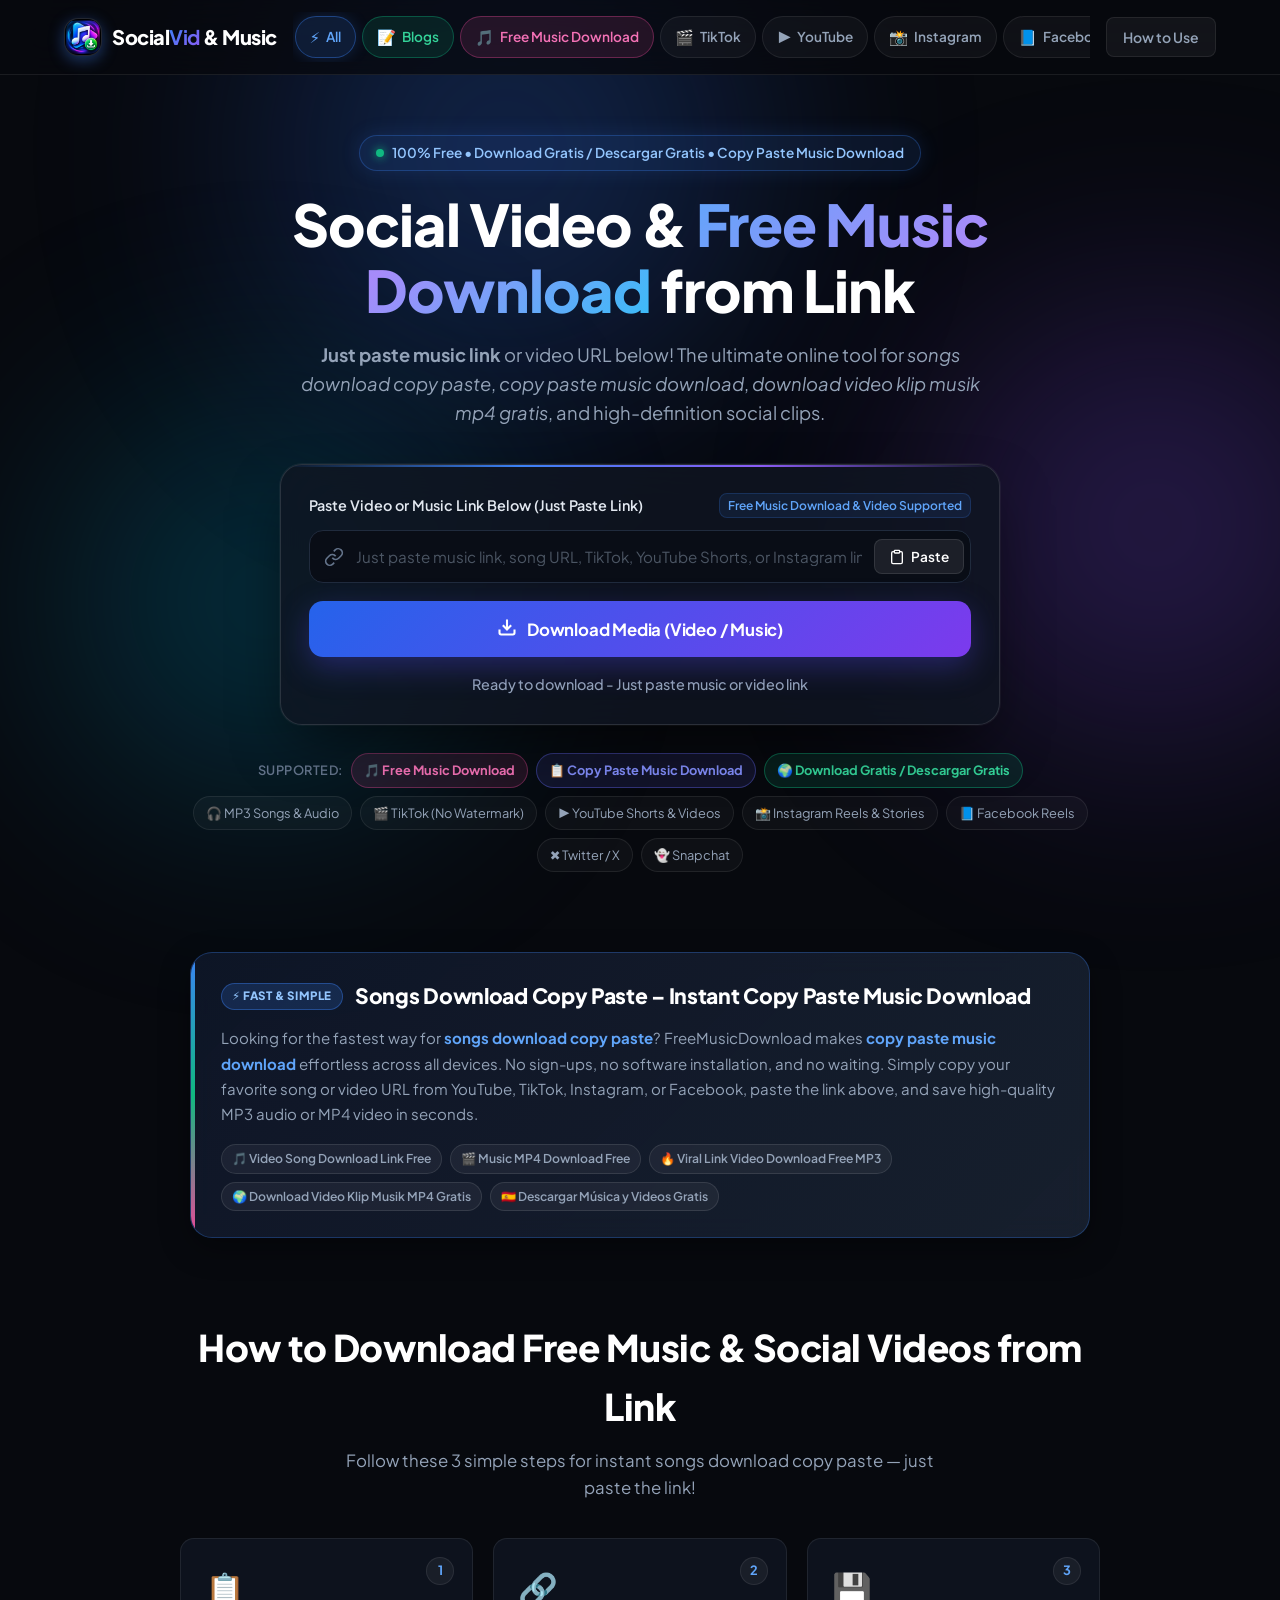
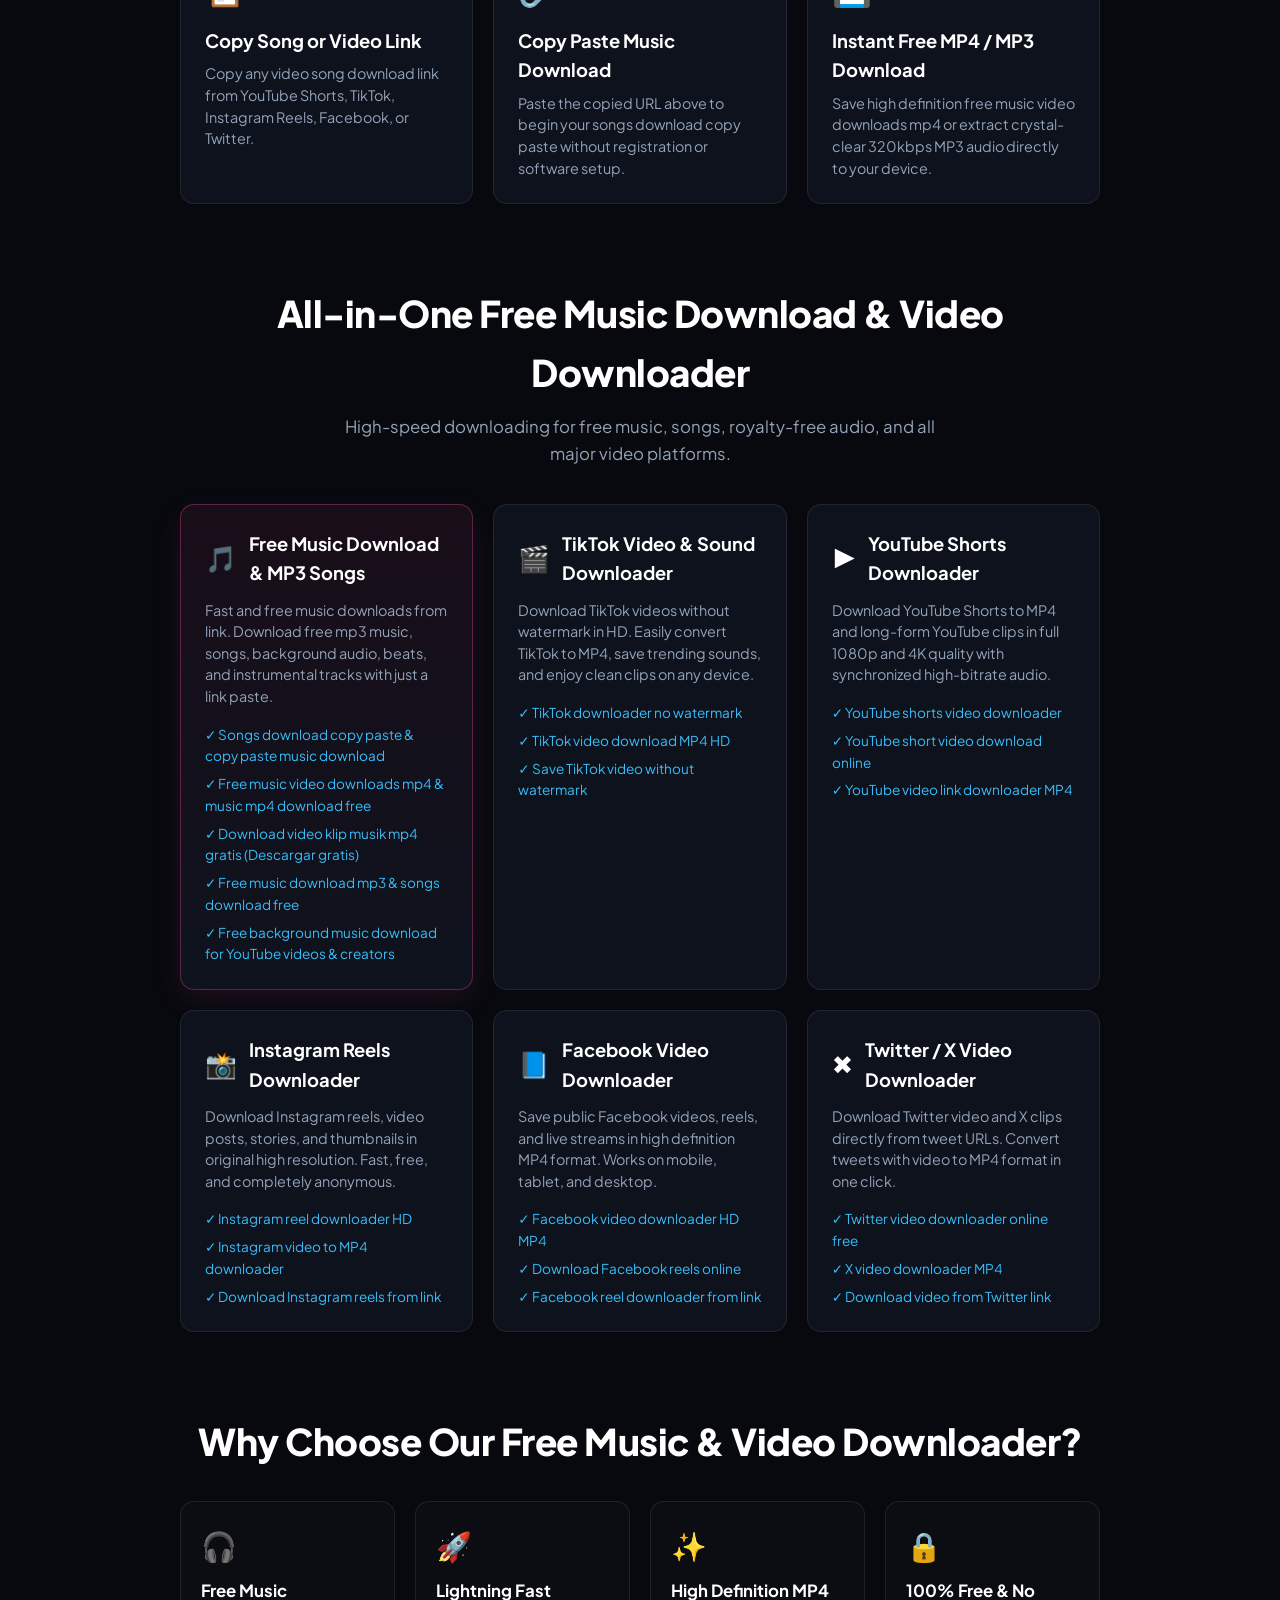
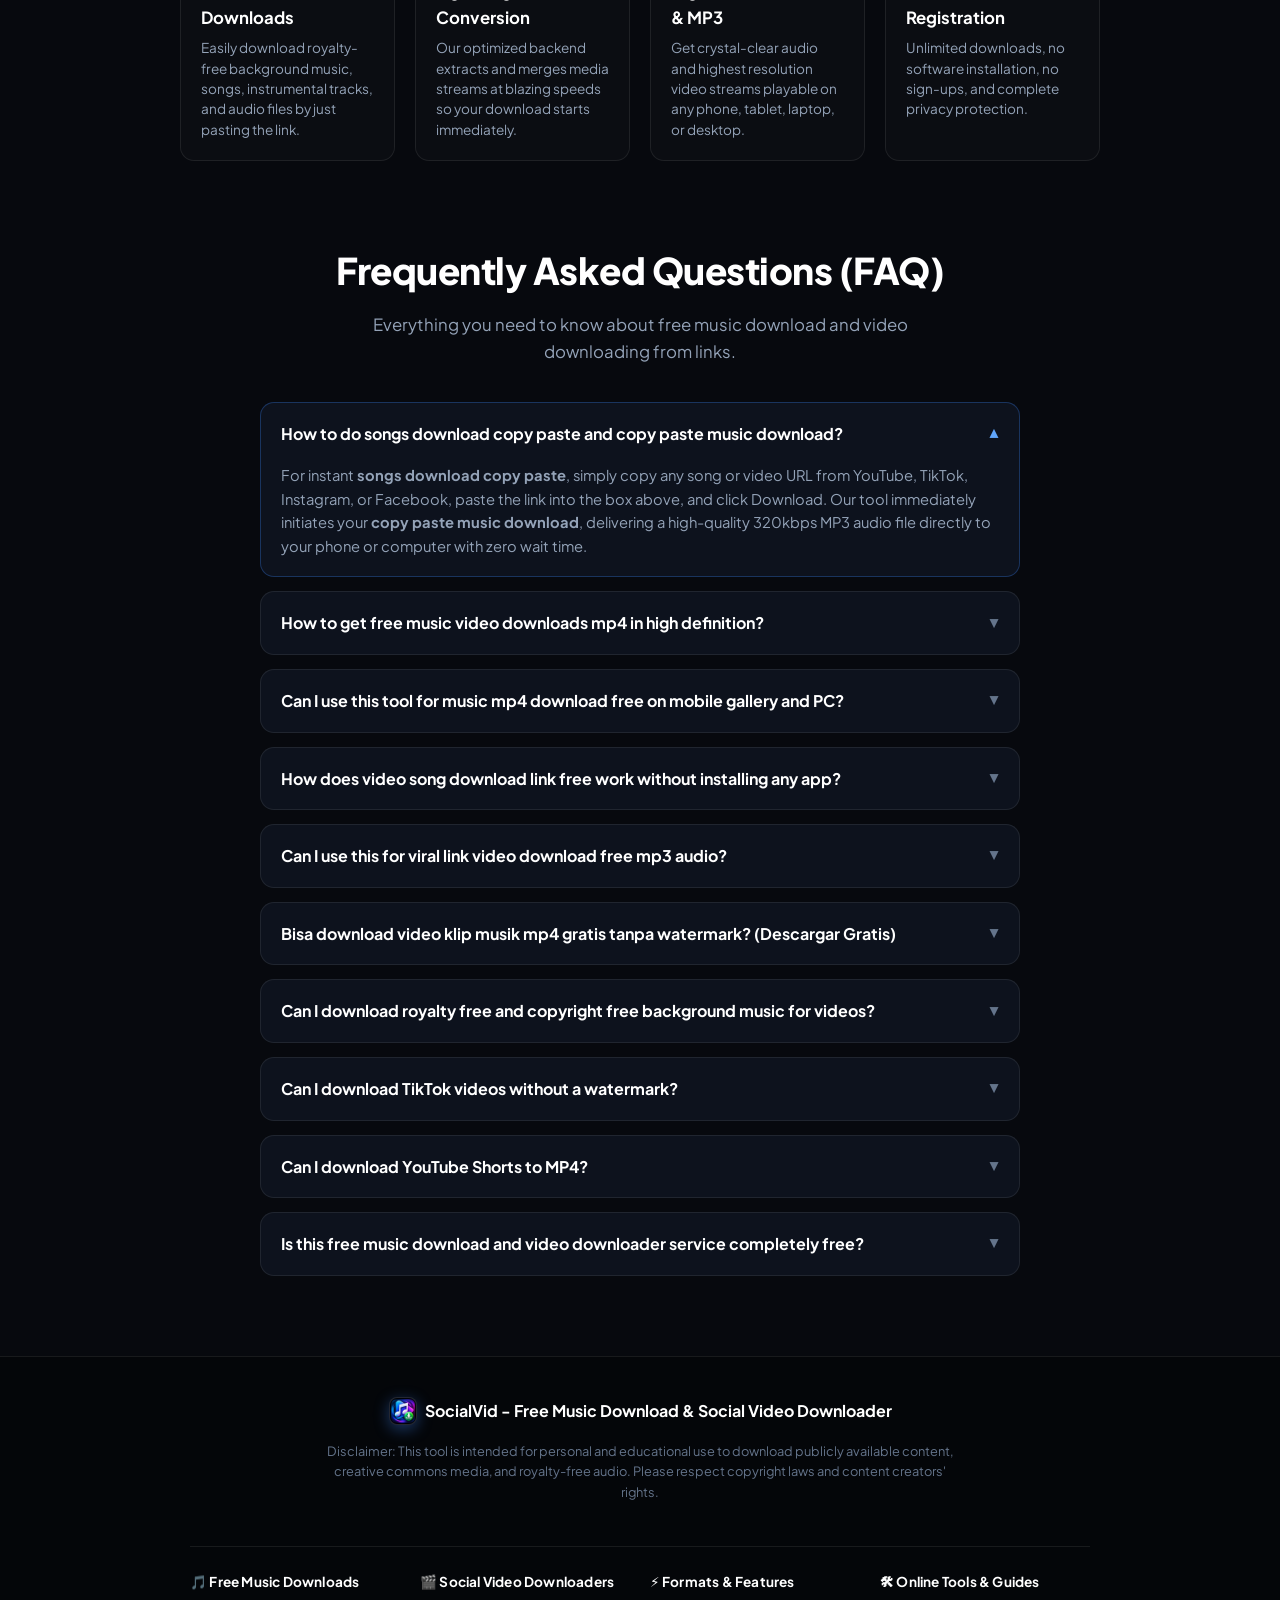
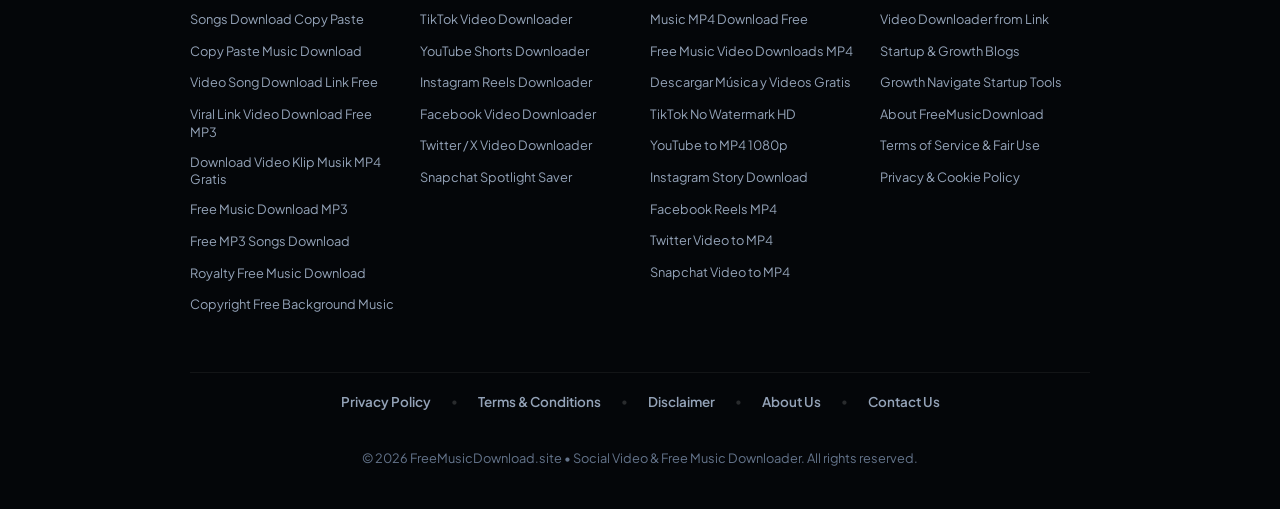
<file: index.html>
<!DOCTYPE html>
<html lang="en">
<head>
  <meta charset="UTF-8">
  <meta name="viewport" content="width=device-width, initial-scale=1.0">
  <meta name="google-adsense-account" content="ca-pub-6684322530533110">
  <title>Free Music Download & Video Downloader from Link - FreeMusicDownload.site</title>
  
  <!-- Primary SEO Meta Tags -->
  <meta name="description" content="Free music download & online video downloader from link. Fast songs download copy paste, copy paste music download, download video klip musik mp4 gratis, and free music video downloads mp4 from TikTok, YouTube Shorts, and Reels with video song download link free.">
  <meta name="keywords" content="songs download copy paste, copy paste music download, download video klip musik mp4 gratis, video song download link free, video song download link, justpastelink, viral link video download free mp3, music mp4 download free, free music video downloads mp4, free video download song, free song download video, descargar gratis, download gratis, just paste music link, free music download, free music downloads, free music download mp3, free mp3 music download, free mp3 downloads, download free music, download music free, free download music, free downloadable music, free music online download, free music downloads mp3, free music mp3 download, mp3 music download free, mp3 music downloads free, download mp3 music free, download free mp3 music, free songs download, free song download, free music songs download, free music download online, free music downloads online, free music download site, free music download websites, free music downloader, free mp3 downloader, free music downloader online, free mp3 music downloader, music downloader free, music download free, music downloads free, download music, music download, download mp3, mp3 download, mp3 downloads, song download, songs download, free song downloads, free songs downloads, free downloadable songs, music download mp3, music downloads mp3, mp3 songs download, mp3 songs downloads, free mp3 song download, free mp3 song downloads, download songs free, download songs for free, free download songs, free music files download, royalty free music download, royalty free music downloads, free royalty free music, copyright free music download, copyright free music downloads, free copyright free music, free background music download, free background music downloads, free music for videos, free music for youtube videos, free music for content creators, free stock music download, free stock music downloads, free audio download, free audio downloads, free music library, free music library download, free music archive download, free music tracks download, free music track download, free instrumental music download, free instrumental music downloads, free beats download, free beats downloads, free music download no copyright, no copyright music download, no copyright music downloads, free no copyright music, free no copyright music download, free public domain music download, public domain music download, public domain music downloads, free creative commons music download, creative commons music download, creative commons music downloads, social media video downloader, video downloader from link, video link downloader, download video from link, online video downloader, social video downloader, video downloader mp4 online, free video downloader from link, download social media videos, video downloader online free, tiktok downloader, tiktok video downloader, tiktok downloader online, tiktok video downloader online, tiktok video download, download tiktok video, tiktok video download mp4, tiktok to mp4, tiktok downloader mp4, tiktok downloader hd, tiktok video downloader hd, tiktok video download hd, download tiktok videos hd, tiktok video downloader no watermark, tiktok downloader no watermark, tiktok mp4 downloader, tiktok video to mp4, save tiktok video, tiktok video saver, download tiktok video without watermark, youtube shorts downloader, youtube short downloader, youtube shorts download, download youtube shorts, youtube shorts downloader online, youtube shorts downloader mp4, youtube shorts to mp4, youtube short to mp4, youtube shorts video downloader, download youtube short video, youtube shorts mp4 downloader, youtube short video download, shorts video downloader, short video downloader youtube, youtube video link downloader, instagram video downloader, instagram video downloader online, instagram video download, download instagram video, instagram video downloader mp4, instagram video to mp4, instagram reel downloader, instagram reels downloader, instagram reel download, instagram reels download, download instagram reels, instagram reels downloader online, instagram reel downloader hd, instagram reel download mp4, instagram reels to mp4, instagram reel to mp4, instagram story downloader, instagram story download, instagram story downloader mp4, instagram thumbnail downloader, facebook video downloader, facebook video downloader online, facebook video download, download facebook video, facebook video downloader hd, facebook video downloader mp4, facebook video to mp4, facebook reels downloader, facebook reel downloader, download facebook reels, twitter video downloader, twitter video downloader online, twitter video download, download twitter video, twitter video downloader mp4, twitter video to mp4, twitter downloader mp4, x video downloader, x video downloader online, download x video, snapchat video downloader, snapchat video download, download snapchat video, snapchat downloader online, snapchat video downloader online, snapchat video downloader mp4, snapchat video to mp4, snapchat story downloader, snapchat story download, snapchat video saver, download video from url, download video from url online, video url downloader, video url to mp4, url to mp4 downloader, download video by url, video downloader by url, social media url video downloader, download social media video from link, download video from social media link, online social media video downloader, social media video downloader mp4, social media video downloader online, download reels from link, download shorts from link, download tiktok from link, download instagram video from link, download facebook video from link, download youtube short from link, video downloader for social media links">
  <meta name="robots" content="index, follow">
  <meta name="author" content="FreeMusicDownload.site">
  <meta name="theme-color" content="#0b0f19">
  <link rel="canonical" href="https://freemusicdownload.site/">
  <!-- Favicon and App Icons (Google Search & Multi-device Optimized) -->
  <link rel="icon" type="image/x-icon" href="/favicon.ico">
  <link rel="icon" type="image/png" sizes="48x48" href="/images/favicon-48x48.png">
  <link rel="icon" type="image/png" sizes="96x96" href="/images/favicon-96x96.png">
  <link rel="icon" type="image/png" sizes="192x192" href="/images/icon-192.png">
  <link rel="shortcut icon" href="/favicon.ico">
  <link rel="apple-touch-icon" sizes="180x180" href="/images/apple-touch-icon.png">
  <link rel="manifest" href="/site.webmanifest">

  <!-- Open Graph / Facebook -->
  <meta property="og:type" content="website">
  <meta property="og:url" content="https://freemusicdownload.site/">
  <meta property="og:title" content="Free Music Download & Video Downloader from Link - FreeMusicDownload.site">
  <meta property="og:description" content="Songs download copy paste, copy paste music download, download video klip musik mp4 gratis, and free music video downloads mp4 from link.">
  <meta property="og:site_name" content="FreeMusicDownload.site">

  <!-- Twitter / X -->
  <meta name="twitter:card" content="summary_large_image">
  <meta name="twitter:url" content="https://freemusicdownload.site/">
  <meta name="twitter:title" content="Free Music Download & Video Downloader from Link - FreeMusicDownload.site">
  <meta name="twitter:description" content="Songs download copy paste & copy paste music download. Just paste link to download free MP3 songs and MP4 video clips.">

  <!-- Google Fonts & Stylesheet -->
  <link rel="preconnect" href="https://fonts.googleapis.com">
  <link rel="preconnect" href="https://fonts.gstatic.com" crossorigin>
  <link href="https://fonts.googleapis.com/css2?family=Plus+Jakarta+Sans:wght@400;500;600;700;800&display=swap" rel="stylesheet">
  <link rel="stylesheet" href="style.css">

  <!-- Schema.org Structured Data (WebApplication + FAQPage) -->
  <script type="application/ld+json">
  {
    "@context": "https://schema.org",
    "@graph": [
      {
        "@type": "WebApplication",
        "name": "FreeMusicDownload.site - Free Music & Social Video Downloader",
        "url": "https://freemusicdownload.site/",
        "description": "Free music download and online video downloader from link. Fast songs download copy paste, copy paste music download, download video klip musik mp4 gratis, and free music video downloads mp4.",
        "applicationCategory": "MultimediaApplication",
        "operatingSystem": "All",
        "offers": {
          "@type": "Offer",
          "price": "0",
          "priceCurrency": "USD"
        }
      },
      {
        "@type": "FAQPage",
        "mainEntity": [
          {
            "@type": "Question",
            "name": "How to do songs download copy paste and copy paste music download?",
            "acceptedAnswer": {
              "@type": "Answer",
              "text": "For instant songs download copy paste, simply copy any song or video link from YouTube, TikTok, Instagram, or Facebook, paste the URL into our downloader box above, and click Download. Our converter extracts the high-quality 320kbps MP3 audio file directly to your phone or computer."
            }
          },
          {
            "@type": "Question",
            "name": "How to get free music video downloads mp4 in high definition?",
            "acceptedAnswer": {
              "@type": "Answer",
              "text": "To get free music video downloads in MP4 format, copy the link of any music video clip, paste it into our input field, and choose the MP4 HD download option. You can download the complete music video with crystal clear audio and 1080p Full HD resolution."
            }
          },
          {
            "@type": "Question",
            "name": "Can I use this tool for music mp4 download free on mobile gallery and PC?",
            "acceptedAnswer": {
              "@type": "Answer",
              "text": "Yes! Our platform provides unlimited music mp4 download free across all devices. On Android and iPhone, downloads save directly to your mobile Gallery or Photos app. On PC and laptops, files save immediately to your Downloads folder."
            }
          },
          {
            "@type": "Question",
            "name": "How does video song download link free work without any software?",
            "acceptedAnswer": {
              "@type": "Answer",
              "text": "A video song download link free works completely online. You do not need to install browser extensions or third-party apps. Just copy and paste the video song download link into our tool, and our server processes the media stream in seconds."
            }
          },
          {
            "@type": "Question",
            "name": "Can I download viral link video download free mp3 audio?",
            "acceptedAnswer": {
              "@type": "Answer",
              "text": "Yes! If you have a viral link video from TikTok, Instagram Reels, or YouTube Shorts, our tool extracts the soundtrack so you can download free MP3 audio or save the full HD MP4 video with no watermark."
            }
          },
          {
            "@type": "Question",
            "name": "Bisa download video klip musik mp4 gratis tanpa watermark? (Descargar gratis)",
            "acceptedAnswer": {
              "@type": "Answer",
              "text": "Ya! Anda dapat melakukan download video klip musik mp4 gratis tanpa watermark dengan kualitas tinggi. Cukup salin tautan video musik dan tempelkan di kotak unduhan kami. También puedes descargar gratis videos y música MP3 sin límites."
            }
          },
          {
            "@type": "Question",
            "name": "How to download TikTok videos without watermark?",
            "acceptedAnswer": {
              "@type": "Answer",
              "text": "Simply copy the TikTok video link, paste it into the URL field above, and click Download. Our tool queries the clean media stream, providing an MP4 download without the bouncing TikTok watermark."
            }
          },
          {
            "@type": "Question",
            "name": "Can I download YouTube Shorts to MP4?",
            "acceptedAnswer": {
              "@type": "Answer",
              "text": "Yes! Copy any YouTube Shorts or regular video link, paste it in the box, and you can download the high definition MP4 video directly to your device."
            }
          },
          {
            "@type": "Question",
            "name": "Is this free music download and video downloader service completely free?",
            "acceptedAnswer": {
              "@type": "Answer",
              "text": "Yes, our service is 100% free with unlimited downloads, no registration, no hidden charges, and total user privacy protection."
            }
          }
        ]
      }
    ]
  }
  </script>
  <meta property="og:image" content="https://freemusicdownload.site/images/app-icon.png">
  <meta name="twitter:image" content="https://freemusicdownload.site/images/app-icon.png">
</head>
<body>

  <!-- Ambient Glowing Background Orbs -->
  <div class="glow-orb glow-1"></div>
  <div class="glow-orb glow-2"></div>
  <div class="glow-orb glow-3"></div>

  <!-- Top Glassmorphic Navbar -->
  <header class="navbar-wrapper">
    <nav class="navbar" aria-label="Main Navigation">
      <a href="#home" class="nav-brand">
        <div class="brand-icon">
          <img src="images/app-icon.png" alt="FreeMusicDownload Logo" class="brand-logo-img">
        </div>
        <span class="brand-text">Social<strong>Vid</strong> & Music</span>
      </a>

      <!-- Platform Links in Navbar -->
      <div class="nav-platforms" id="navPlatforms">
        <a href="index.html" class="nav-platform-btn active" data-platform="all" title="All Supported Platforms">
          <span class="platform-icon">⚡</span> All
        </a>
        <a href="blogs.html" class="nav-platform-btn" data-platform="blogs" title="Startup & Growth Blogs">
          <span class="platform-icon">📝</span> Blogs
        </a>
        <a href="index.html#home" class="nav-platform-btn highlight-music-btn" data-platform="music" title="Free Music Download - Just Paste Music Link">
          <span class="platform-icon">🎵</span> Free Music Download
        </a>
        <a href="tiktok.html" class="nav-platform-btn" data-platform="tiktok" title="TikTok Video Downloader No Watermark">
          <span class="platform-icon">🎬</span> TikTok
        </a>
        <a href="youtube.html" class="nav-platform-btn" data-platform="youtube" title="YouTube Shorts Downloader">
          <span class="platform-icon">▶️</span> YouTube
        </a>
        <a href="instagram.html" class="nav-platform-btn" data-platform="instagram" title="Instagram Reel Downloader">
          <span class="platform-icon">📸</span> Instagram
        </a>
        <a href="facebook.html" class="nav-platform-btn" data-platform="facebook" title="Facebook Video Downloader">
          <span class="platform-icon">📘</span> Facebook
        </a>
        <a href="twitter.html" class="nav-platform-btn" data-platform="twitter" title="Twitter / X Video Downloader">
          <span class="platform-icon">✖️</span> Twitter/X
        </a>
        <a href="snapchat.html" class="nav-platform-btn" data-platform="snapchat" title="Snapchat Video Saver">
          <span class="platform-icon">👻</span> Snapchat
        </a>
      </div>

      <a href="#how-it-works" class="nav-guide-link">How to Use</a>

      <!-- Mobile Top-Right Features Button -->
      <button type="button" class="mobile-menu-toggle" id="mobileMenuToggle" aria-label="Open Features and Platforms Menu" aria-expanded="false" aria-controls="mobileDrawer">
        <span class="mobile-toggle-icon-wrap">
          <svg class="mobile-toggle-icon" viewBox="0 0 24 24" fill="none" stroke="currentColor" stroke-width="2.2" stroke-linecap="round" stroke-linejoin="round">
            <rect x="3" y="3" width="7" height="7" rx="2"></rect>
            <rect x="14" y="3" width="7" height="7" rx="2"></rect>
            <rect x="14" y="14" width="7" height="7" rx="2"></rect>
            <rect x="3" y="14" width="7" height="7" rx="2"></rect>
          </svg>
        </span>
        <span class="mobile-toggle-text">Features</span>
      </button>
    </nav>
  </header>

  <!-- Mobile Features Navigation Drawer / Modal -->
  <div class="mobile-drawer-backdrop" id="mobileDrawerBackdrop" aria-hidden="true"></div>
  <aside class="mobile-drawer" id="mobileDrawer" role="dialog" aria-modal="true" aria-label="Supported Features Menu" aria-hidden="true">
    <div class="mobile-drawer-header">
      <div class="mobile-drawer-title-wrap">
        <span class="mobile-drawer-sparkle">⚡</span>
        <div>
          <h2 class="mobile-drawer-title">Features & Platforms</h2>
          <p class="mobile-drawer-subtitle">Select any platform to download</p>
        </div>
      </div>
      <button type="button" class="mobile-drawer-close" id="mobileDrawerClose" aria-label="Close menu">
        <svg viewBox="0 0 24 24" width="20" height="20" fill="none" stroke="currentColor" stroke-width="2.5" stroke-linecap="round" stroke-linejoin="round">
          <line x1="18" y1="6" x2="6" y2="18"></line>
          <line x1="6" y1="6" x2="18" y2="18"></line>
        </svg>
      </button>
    </div>

    <div class="mobile-drawer-body">
      <div class="mobile-section-label">Supported Platforms</div>
      <div class="mobile-features-list">
        <a href="index.html" class="mobile-feature-item active" data-platform="all">
          <span class="feature-item-icon">⚡</span>
          <div class="feature-item-content">
            <div class="feature-item-title">All Supported Media</div>
            <div class="feature-item-sub">Music, Songs, YouTube, TikTok & Reels</div>
          </div>
          <span class="feature-item-indicator">Active</span>
        </a>

        <a href="blogs.html" class="mobile-feature-item" data-platform="blogs">
          <span class="feature-item-icon">📝</span>
          <div class="feature-item-content">
            <div class="feature-item-title">Startup & Growth Blogs <span class="feature-badge-hot">NEW</span></div>
            <div class="feature-item-sub">Growth Navigate Startup Tools & Guides</div>
          </div>
          <span class="feature-item-indicator">Select</span>
        </a>

        <a href="index.html#home" class="mobile-feature-item highlight-music" data-platform="music">
          <span class="feature-item-icon">🎵</span>
          <div class="feature-item-content">
            <div class="feature-item-title">Free Music Download <span class="feature-badge-hot">HOT</span></div>
            <div class="feature-item-sub">MP3 Songs, Audio, Beats & Background Music</div>
          </div>
          <span class="feature-item-indicator">Select</span>
        </a>

        <a href="tiktok.html" class="mobile-feature-item" data-platform="tiktok">
          <span class="feature-item-icon">🎬</span>
          <div class="feature-item-content">
            <div class="feature-item-title">TikTok Downloader</div>
            <div class="feature-item-sub">No watermark, HD MP4 video & audio</div>
          </div>
          <span class="feature-item-indicator">Select</span>
        </a>

        <a href="youtube.html" class="mobile-feature-item" data-platform="youtube">
          <span class="feature-item-icon">▶️</span>
          <div class="feature-item-content">
            <div class="feature-item-title">YouTube Shorts & Video</div>
            <div class="feature-item-sub">Shorts & full HD video downloader</div>
          </div>
          <span class="feature-item-indicator">Select</span>
        </a>

        <a href="instagram.html" class="mobile-feature-item" data-platform="instagram">
          <span class="feature-item-icon">📸</span>
          <div class="feature-item-content">
            <div class="feature-item-title">Instagram Reels & Story</div>
            <div class="feature-item-sub">Reels, stories, clips & post video</div>
          </div>
          <span class="feature-item-indicator">Select</span>
        </a>

        <a href="facebook.html" class="mobile-feature-item" data-platform="facebook">
          <span class="feature-item-icon">📘</span>
          <div class="feature-item-content">
            <div class="feature-item-title">Facebook Videos & Reels</div>
            <div class="feature-item-sub">Download public Facebook clips & reels</div>
          </div>
          <span class="feature-item-indicator">Select</span>
        </a>

        <a href="twitter.html" class="mobile-feature-item" data-platform="twitter">
          <span class="feature-item-icon">✖️</span>
          <div class="feature-item-content">
            <div class="feature-item-title">Twitter / X Downloader</div>
            <div class="feature-item-sub">Save videos & GIFs from Twitter/X</div>
          </div>
          <span class="feature-item-indicator">Select</span>
        </a>

        <a href="snapchat.html" class="mobile-feature-item" data-platform="snapchat">
          <span class="feature-item-icon">👻</span>
          <div class="feature-item-content">
            <div class="feature-item-title">Snapchat Spotlight</div>
            <div class="feature-item-sub">Spotlight clips & story downloads</div>
          </div>
          <span class="feature-item-indicator">Select</span>
        </a>
      </div>

      <div class="mobile-drawer-footer">
        <a href="#how-it-works" class="mobile-drawer-link" id="mobileHowItWorksLink">
          <span>📖 How to Download</span>
          <span class="link-arrow">→</span>
        </a>
        <a href="#faq" class="mobile-drawer-link" id="mobileFaqLink">
          <span>❓ Frequently Asked Questions</span>
          <span class="link-arrow">→</span>
        </a>
      </div>
    </div>
  </aside>

  <!-- Main Container -->
  <main class="main-container" id="home">

    <!-- Hero Section -->
    <section class="hero-section">
      <div class="hero-badge animate-badge">
        <span class="badge-dot"></span> 100% Free • Download Gratis / Descargar Gratis • Copy Paste Music Download
      </div>
      
      <h1 class="hero-title">
        Social Video & <span class="gradient-text">Free Music Download</span> from Link
      </h1>
      
      <p class="hero-subtitle">
        <strong>Just paste music link</strong> or video URL below! The ultimate online tool for <em>songs download copy paste</em>, <em>copy paste music download</em>, <em>download video klip musik mp4 gratis</em>, and high-definition social clips.
      </p>

      <!-- Downloader Tool Card -->
      <section class="downloader-card" aria-label="Video & Music Downloader Tool">
        <label for="url" class="input-label">
          <span>Paste Video or Music Link Below (Just Paste Link)</span>
          <span class="badge-support" id="activePlatformLabel">Free Music Download & Video Supported</span>
        </label>
        
        <div class="input-group">
          <div class="input-icon">
            <svg viewBox="0 0 24 24" fill="none" stroke="currentColor" stroke-width="2">
              <path d="M10 13a5 5 0 0 0 7.54.54l3-3a5 5 0 0 0-7.07-7.07l-1.72 1.71"></path>
              <path d="M14 11a5 5 0 0 0-7.54-.54l-3 3a5 5 0 0 0 7.07 7.07l1.71-1.71"></path>
            </svg>
          </div>
          
          <input 
            id="url" 
            type="url" 
            placeholder="Just paste music link, song URL, TikTok, YouTube Shorts, or Instagram link..." 
            autocomplete="off"
            spellcheck="false"
          >
          
          <button id="clearBtn" class="clear-btn hidden" type="button" title="Clear input">✕</button>
          
          <button id="pasteBtn" class="paste-btn" type="button" title="Paste from clipboard">
            <svg viewBox="0 0 24 24" fill="none" stroke="currentColor" stroke-width="2" width="16" height="16">
              <path d="M16 4h2a2 2 0 0 1 2 2v14a2 2 0 0 1-2 2H6a2 2 0 0 1-2-2V6a2 2 0 0 1 2-2h2"></path>
              <rect x="8" y="2" width="8" height="4" rx="1" ry="1"></rect>
            </svg>
            <span>Paste</span>
          </button>
        </div>

        <button id="downloadBtn" class="download-btn" type="button">
          <span class="btn-icon">
            <svg viewBox="0 0 24 24" fill="none" stroke="currentColor" stroke-width="2.5" width="20" height="20">
              <path d="M21 15v4a2 2 0 0 1-2 2H5a2 2 0 0 1-2-2v-4"></path>
              <polyline points="7 10 12 15 17 10"></polyline>
              <line x1="12" y1="15" x2="12" y2="3"></line>
            </svg>
          </span>
          <span class="btn-text">Download Media (Video / Music)</span>
        </button>

        <!-- Status & Animated Progress Bar -->
        <div id="status" class="status">Ready to download - Just paste music or video link</div>
                <div id="progressWrap" class="progress-wrap hidden">
          <div class="progress-bar-container">
            <div id="progress" class="progress"></div>
          </div>
          <div class="progress-meta-row">
            <span class="progress-label">Downloading & Processing...</span>
            <span id="progressPercent" class="progress-percent">0%</span>
          </div>
        </div>

        <!-- Dynamic Result Card -->
        <div id="result" class="result hidden"></div>
      </section>

      <!-- Quick Platform Pills -->
      <div class="supported-pills">
        <span class="pill-title">Supported:</span>
        <span class="pill pill-music">🎵 Free Music Download</span>
        <span class="pill pill-copypaste">📋 Copy Paste Music Download</span>
        <span class="pill pill-intl">🌍 Download Gratis / Descargar Gratis</span>
        <span class="pill">🎧 MP3 Songs & Audio</span>
        <span class="pill">🎬 TikTok (No Watermark)</span>
        <span class="pill">▶️ YouTube Shorts & Videos</span>
        <span class="pill">📸 Instagram Reels & Stories</span>
        <span class="pill">📘 Facebook Reels</span>
        <span class="pill">✖️ Twitter / X</span>
        <span class="pill">👻 Snapchat</span>
      </div>
    </section>

    <!-- Copy Paste & International Keyword Optimization Block -->
    <section class="copy-paste-feature-banner">
      <div class="copy-paste-card">
        <div class="copy-paste-header">
          <span class="copy-paste-tag">⚡ Fast &amp; Simple</span>
          <h2>Songs Download Copy Paste – Instant Copy Paste Music Download</h2>
        </div>
        <p class="copy-paste-text">
          Looking for the fastest way for <strong>songs download copy paste</strong>? FreeMusicDownload makes <strong>copy paste music download</strong> effortless across all devices. No sign-ups, no software installation, and no waiting. Simply copy your favorite song or video URL from YouTube, TikTok, Instagram, or Facebook, paste the link above, and save high-quality MP3 audio or MP4 video in seconds.
        </p>
        <div class="copy-paste-badges">
          <span class="cp-badge">🎵 Video Song Download Link Free</span>
          <span class="cp-badge">🎬 Music MP4 Download Free</span>
          <span class="cp-badge">🔥 Viral Link Video Download Free MP3</span>
          <span class="cp-badge">🌍 Download Video Klip Musik MP4 Gratis</span>
          <span class="cp-badge">🇪🇸 Descargar Música y Videos Gratis</span>
        </div>
      </div>
    </section>

    <!-- How It Works Section -->
    <section class="info-section" id="how-it-works">
      <h2 class="section-title">How to Download Free Music & Social Videos from Link</h2>
      <p class="section-subtitle">Follow these 3 simple steps for instant songs download copy paste — just paste the link!</p>

      <div class="steps-grid">
        <div class="step-card">
          <div class="step-num">1</div>
          <div class="step-icon">📋</div>
          <h3>Copy Song or Video Link</h3>
          <p>Copy any video song download link from YouTube Shorts, TikTok, Instagram Reels, Facebook, or Twitter.</p>
        </div>

        <div class="step-card">
          <div class="step-num">2</div>
          <div class="step-icon">🔗</div>
          <h3>Copy Paste Music Download</h3>
          <p>Paste the copied URL above to begin your songs download copy paste without registration or software setup.</p>
        </div>

        <div class="step-card">
          <div class="step-num">3</div>
          <div class="step-icon">💾</div>
          <h3>Instant Free MP4 / MP3 Download</h3>
          <p>Save high definition free music video downloads mp4 or extract crystal-clear 320kbps MP3 audio directly to your device.</p>
        </div>
      </div>
    </section>

    <!-- Platform Breakdown Section (SEO Keyword Rich) -->
    <section class="info-section" id="platforms">
      <h2 class="section-title">All-in-One Free Music Download & Video Downloader</h2>
      <p class="section-subtitle">High-speed downloading for free music, songs, royalty-free audio, and all major video platforms.</p>

      <div class="features-grid">
        <!-- New Dedicated Free Music Download Card -->
        <div class="feature-card highlight-card">
          <div class="feature-header">
            <span class="feature-emoji">🎵</span>
            <h3>Free Music Download & MP3 Songs</h3>
          </div>
          <p>Fast and free music downloads from link. Download free mp3 music, songs, background audio, beats, and instrumental tracks with just a link paste.</p>
          <ul class="feature-list">
            <li>✓ Songs download copy paste &amp; copy paste music download</li>
            <li>✓ Free music video downloads mp4 &amp; music mp4 download free</li>
            <li>✓ Download video klip musik mp4 gratis (Descargar gratis)</li>
            <li>✓ Free music download mp3 &amp; songs download free</li>
            <li>✓ Free background music download for YouTube videos &amp; creators</li>
          </ul>
        </div>

        <div class="feature-card">
          <div class="feature-header">
            <span class="feature-emoji">🎬</span>
            <h3>TikTok Video & Sound Downloader</h3>
          </div>
          <p>Download TikTok videos without watermark in HD. Easily convert TikTok to MP4, save trending sounds, and enjoy clean clips on any device.</p>
          <ul class="feature-list">
            <li>✓ TikTok downloader no watermark</li>
            <li>✓ TikTok video download MP4 HD</li>
            <li>✓ Save TikTok video without watermark</li>
          </ul>
        </div>

        <div class="feature-card">
          <div class="feature-header">
            <span class="feature-emoji">▶️</span>
            <h3>YouTube Shorts Downloader</h3>
          </div>
          <p>Download YouTube Shorts to MP4 and long-form YouTube clips in full 1080p and 4K quality with synchronized high-bitrate audio.</p>
          <ul class="feature-list">
            <li>✓ YouTube shorts video downloader</li>
            <li>✓ YouTube short video download online</li>
            <li>✓ YouTube video link downloader MP4</li>
          </ul>
        </div>

        <div class="feature-card">
          <div class="feature-header">
            <span class="feature-emoji">📸</span>
            <h3>Instagram Reels Downloader</h3>
          </div>
          <p>Download Instagram reels, video posts, stories, and thumbnails in original high resolution. Fast, free, and completely anonymous.</p>
          <ul class="feature-list">
            <li>✓ Instagram reel downloader HD</li>
            <li>✓ Instagram video to MP4 downloader</li>
            <li>✓ Download Instagram reels from link</li>
          </ul>
        </div>

        <div class="feature-card">
          <div class="feature-header">
            <span class="feature-emoji">📘</span>
            <h3>Facebook Video Downloader</h3>
          </div>
          <p>Save public Facebook videos, reels, and live streams in high definition MP4 format. Works on mobile, tablet, and desktop.</p>
          <ul class="feature-list">
            <li>✓ Facebook video downloader HD MP4</li>
            <li>✓ Download Facebook reels online</li>
            <li>✓ Facebook reel downloader from link</li>
          </ul>
        </div>

        <div class="feature-card">
          <div class="feature-header">
            <span class="feature-emoji">✖️</span>
            <h3>Twitter / X Video Downloader</h3>
          </div>
          <p>Download Twitter video and X clips directly from tweet URLs. Convert tweets with video to MP4 format in one click.</p>
          <ul class="feature-list">
            <li>✓ Twitter video downloader online free</li>
            <li>✓ X video downloader MP4</li>
            <li>✓ Download video from Twitter link</li>
          </ul>
        </div>
      </div>
    </section>

    <!-- Why Choose Us Features Grid -->
    <section class="info-section">
      <h2 class="section-title">Why Choose Our Free Music & Video Downloader?</h2>
      
      <div class="benefits-grid">
        <div class="benefit-item">
          <div class="benefit-icon">🎧</div>
          <h4>Free Music Downloads</h4>
          <p>Easily download royalty-free background music, songs, instrumental tracks, and audio files by just pasting the link.</p>
        </div>
        <div class="benefit-item">
          <div class="benefit-icon">🚀</div>
          <h4>Lightning Fast Conversion</h4>
          <p>Our optimized backend extracts and merges media streams at blazing speeds so your download starts immediately.</p>
        </div>
        <div class="benefit-item">
          <div class="benefit-icon">✨</div>
          <h4>High Definition MP4 & MP3</h4>
          <p>Get crystal-clear audio and highest resolution video streams playable on any phone, tablet, laptop, or desktop.</p>
        </div>
        <div class="benefit-item">
          <div class="benefit-icon">🔒</div>
          <h4>100% Free & No Registration</h4>
          <p>Unlimited downloads, no software installation, no sign-ups, and complete privacy protection.</p>
        </div>
      </div>
    </section>

    <!-- SEO FAQ Accordion Section -->
    <section class="info-section" id="faq">
      <h2 class="section-title">Frequently Asked Questions (FAQ)</h2>
      <p class="section-subtitle">Everything you need to know about free music download and video downloading from links.</p>

      <div class="faq-container">
        <details class="faq-item" open>
          <summary class="faq-question">
            <span>How to do songs download copy paste and copy paste music download?</span>
            <span class="faq-arrow">▼</span>
          </summary>
          <div class="faq-answer">
            <p>For instant <strong>songs download copy paste</strong>, simply copy any song or video URL from YouTube, TikTok, Instagram, or Facebook, paste the link into the box above, and click Download. Our tool immediately initiates your <strong>copy paste music download</strong>, delivering a high-quality 320kbps MP3 audio file directly to your phone or computer with zero wait time.</p>
          </div>
        </details>

        <details class="faq-item">
          <summary class="faq-question">
            <span>How to get free music video downloads mp4 in high definition?</span>
            <span class="faq-arrow">▼</span>
          </summary>
          <div class="faq-answer">
            <p>To get <strong>free music video downloads mp4</strong>, copy the link of any music clip or official video, paste it into our downloader field, and select the MP4 Full HD download option. You will receive the complete video file with synchronized high-bitrate audio ready for offline playback.</p>
          </div>
        </details>

        <details class="faq-item">
          <summary class="faq-question">
            <span>Can I use this tool for music mp4 download free on mobile gallery and PC?</span>
            <span class="faq-arrow">▼</span>
          </summary>
          <div class="faq-answer">
            <p>Yes! Our platform provides 100% <strong>music mp4 download free</strong> across Android, iPhone, iPad, Windows, and Mac. On mobile devices, videos save directly into your Gallery or Photos app. On desktop PC, clips download straight into your default Downloads folder.</p>
          </div>
        </details>

        <details class="faq-item">
          <summary class="faq-question">
            <span>How does video song download link free work without installing any app?</span>
            <span class="faq-arrow">▼</span>
          </summary>
          <div class="faq-answer">
            <p>A <strong>video song download link free</strong> works completely in your web browser. You don't need to install any APK, browser extension, or software. Simply copy and paste the <strong>video song download link</strong> into our search box, and our server fetches and converts the public media stream in seconds.</p>
          </div>
        </details>

        <details class="faq-item">
          <summary class="faq-question">
            <span>Can I use this for viral link video download free mp3 audio?</span>
            <span class="faq-arrow">▼</span>
          </summary>
          <div class="faq-answer">
            <p>Yes! If you have a trending or viral video from TikTok, Instagram Reels, or YouTube Shorts, our tool performs a seamless <strong>viral link video download free mp3</strong>. It isolates the background sound, soundtrack, or beat so you can save high-fidelity MP3 audio in one click.</p>
          </div>
        </details>

        <details class="faq-item">
          <summary class="faq-question">
            <span>Bisa download video klip musik mp4 gratis tanpa watermark? (Descargar Gratis)</span>
            <span class="faq-arrow">▼</span>
          </summary>
          <div class="faq-answer">
            <p>Ya, tentu saja! Situs ini mendukung <strong>download video klip musik mp4 gratis</strong> tanpa watermark dengan resolusi HD. Cukup salin tautan video musik dari TikTok, YouTube, atau Reels dan tempelkan di kotak unduhan. Bagi pengguna internasional, herramienta para <strong>descargar música y videos gratis</strong> sin límites.</p>
          </div>
        </details>

        <details class="faq-item">
          <summary class="faq-question">
            <span>Can I download royalty free and copyright free background music for videos?</span>
            <span class="faq-arrow">▼</span>
          </summary>
          <div class="faq-answer">
            <p>Yes! Content creators and video editors can download royalty-free music, copyright-free background audio, stock music tracks, and beats for YouTube videos and social media clips.</p>
          </div>
        </details>

        <details class="faq-item">
          <summary class="faq-question">
            <span>Can I download TikTok videos without a watermark?</span>
            <span class="faq-arrow">▼</span>
          </summary>
          <div class="faq-answer">
            <p>Yes! Our downloader automatically queries the direct clean media stream from TikTok, allowing you to save the video without the bouncing TikTok watermark logo.</p>
          </div>
        </details>

        <details class="faq-item">
          <summary class="faq-question">
            <span>Can I download YouTube Shorts to MP4?</span>
            <span class="faq-arrow">▼</span>
          </summary>
          <div class="faq-answer">
            <p>Yes! Copy any YouTube Shorts or regular video link, paste it in the box, and you can download the high definition MP4 video directly to your device.</p>
          </div>
        </details>

        <details class="faq-item">
          <summary class="faq-question">
            <span>Is this free music download and video downloader service completely free?</span>
            <span class="faq-arrow">▼</span>
          </summary>
          <div class="faq-answer">
            <p>Yes, SocialVid is 100% free with unlimited downloads. There is no software installation, no sign-up, and no subscription needed.</p>
          </div>
        </details>
      </div>
    </section>

  </main>

    <!-- Footer -->
  <footer class="site-footer">
    <div class="footer-content">
      <div class="footer-brand">
        <div class="brand-icon small">
          <img src="images/app-icon.png" alt="FreeMusicDownload Logo" class="brand-logo-img">
        </div>
        <span>SocialVid - Free Music Download & Social Video Downloader</span>
      </div>
      
      <p class="footer-disclaimer">
        Disclaimer: This tool is intended for personal and educational use to download publicly available content, creative commons media, and royalty-free audio. Please respect copyright laws and content creators' rights.
      </p>

      <!-- Multi-Column Keywords Grid with Active Internal Linking -->
      <div class="footer-keywords-section">
        <div class="footer-grid">
          <div class="footer-col">
            <div class="footer-col-title">🎵 Free Music Downloads</div>
            <ul class="footer-links-list">
              <li><a href="index.html" class="footer-keyword-link">Songs Download Copy Paste</a></li>
              <li><a href="index.html#home" class="footer-keyword-link">Copy Paste Music Download</a></li>
              <li><a href="index.html#home" class="footer-keyword-link">Video Song Download Link Free</a></li>
              <li><a href="index.html#home" class="footer-keyword-link">Viral Link Video Download Free MP3</a></li>
              <li><a href="index.html#home" class="footer-keyword-link">Download Video Klip Musik MP4 Gratis</a></li>
              <li><a href="index.html" class="footer-keyword-link">Free Music Download MP3</a></li>
              <li><a href="index.html#home" class="footer-keyword-link">Free MP3 Songs Download</a></li>
              <li><a href="index.html#home" class="footer-keyword-link">Royalty Free Music Download</a></li>
              <li><a href="index.html#home" class="footer-keyword-link">Copyright Free Background Music</a></li>
            </ul>
          </div>

          <div class="footer-col">
            <div class="footer-col-title">🎬 Social Video Downloaders</div>
            <ul class="footer-links-list">
              <li><a href="tiktok.html" class="footer-keyword-link">TikTok Video Downloader</a></li>
              <li><a href="youtube.html" class="footer-keyword-link">YouTube Shorts Downloader</a></li>
              <li><a href="instagram.html" class="footer-keyword-link">Instagram Reels Downloader</a></li>
              <li><a href="facebook.html" class="footer-keyword-link">Facebook Video Downloader</a></li>
              <li><a href="twitter.html" class="footer-keyword-link">Twitter / X Video Downloader</a></li>
              <li><a href="snapchat.html" class="footer-keyword-link">Snapchat Spotlight Saver</a></li>
            </ul>
          </div>

          <div class="footer-col">
            <div class="footer-col-title">⚡ Formats & Features</div>
            <ul class="footer-links-list">
              <li><a href="index.html#home" class="footer-keyword-link">Music MP4 Download Free</a></li>
              <li><a href="index.html#home" class="footer-keyword-link">Free Music Video Downloads MP4</a></li>
              <li><a href="index.html#home" class="footer-keyword-link">Descargar Música y Videos Gratis</a></li>
              <li><a href="tiktok.html" class="footer-keyword-link">TikTok No Watermark HD</a></li>
              <li><a href="youtube.html" class="footer-keyword-link">YouTube to MP4 1080p</a></li>
              <li><a href="instagram.html" class="footer-keyword-link">Instagram Story Download</a></li>
              <li><a href="facebook.html" class="footer-keyword-link">Facebook Reels MP4</a></li>
              <li><a href="twitter.html" class="footer-keyword-link">Twitter Video to MP4</a></li>
              <li><a href="snapchat.html" class="footer-keyword-link">Snapchat Video to MP4</a></li>
            </ul>
          </div>

                    <div class="footer-col">
            <div class="footer-col-title">🛠 Online Tools & Guides</div>
            <ul class="footer-links-list">
              <li><a href="index.html#how-it-works" class="footer-keyword-link">Video Downloader from Link</a></li>
              <li><a href="blogs.html" class="footer-keyword-link">Startup & Growth Blogs</a></li>
              <li><a href="growth-navigate-startup-tools.html" class="footer-keyword-link">Growth Navigate Startup Tools</a></li>
              <li><a href="about-us.html" class="footer-keyword-link">About FreeMusicDownload</a></li>
              <li><a href="terms-conditions.html" class="footer-keyword-link">Terms of Service & Fair Use</a></li>
              <li><a href="privacy-policy.html" class="footer-keyword-link">Privacy & Cookie Policy</a></li>
            </ul>
          </div>
        </div>
      </div>

      <!-- Bottom 5-Word Legal & Info Navigation Row -->
      <div class="footer-legal-row">
        <a href="privacy-policy.html" class="footer-legal-link">Privacy Policy</a>
        <span class="footer-legal-divider">•</span>
        <a href="terms-conditions.html" class="footer-legal-link">Terms & Conditions</a>
        <span class="footer-legal-divider">•</span>
        <a href="disclaimer.html" class="footer-legal-link">Disclaimer</a>
        <span class="footer-legal-divider">•</span>
        <a href="about-us.html" class="footer-legal-link">About Us</a>
        <span class="footer-legal-divider">•</span>
        <a href="contact.html" class="footer-legal-link">Contact Us</a>
      </div>
      
      <div class="footer-copy">
        © 2026 FreeMusicDownload.site • Social Video & Free Music Downloader. All rights reserved.
      </div>
    </div>
  </footer>

  <script src="app.js" defer></script>
</body>
</html>
</file>
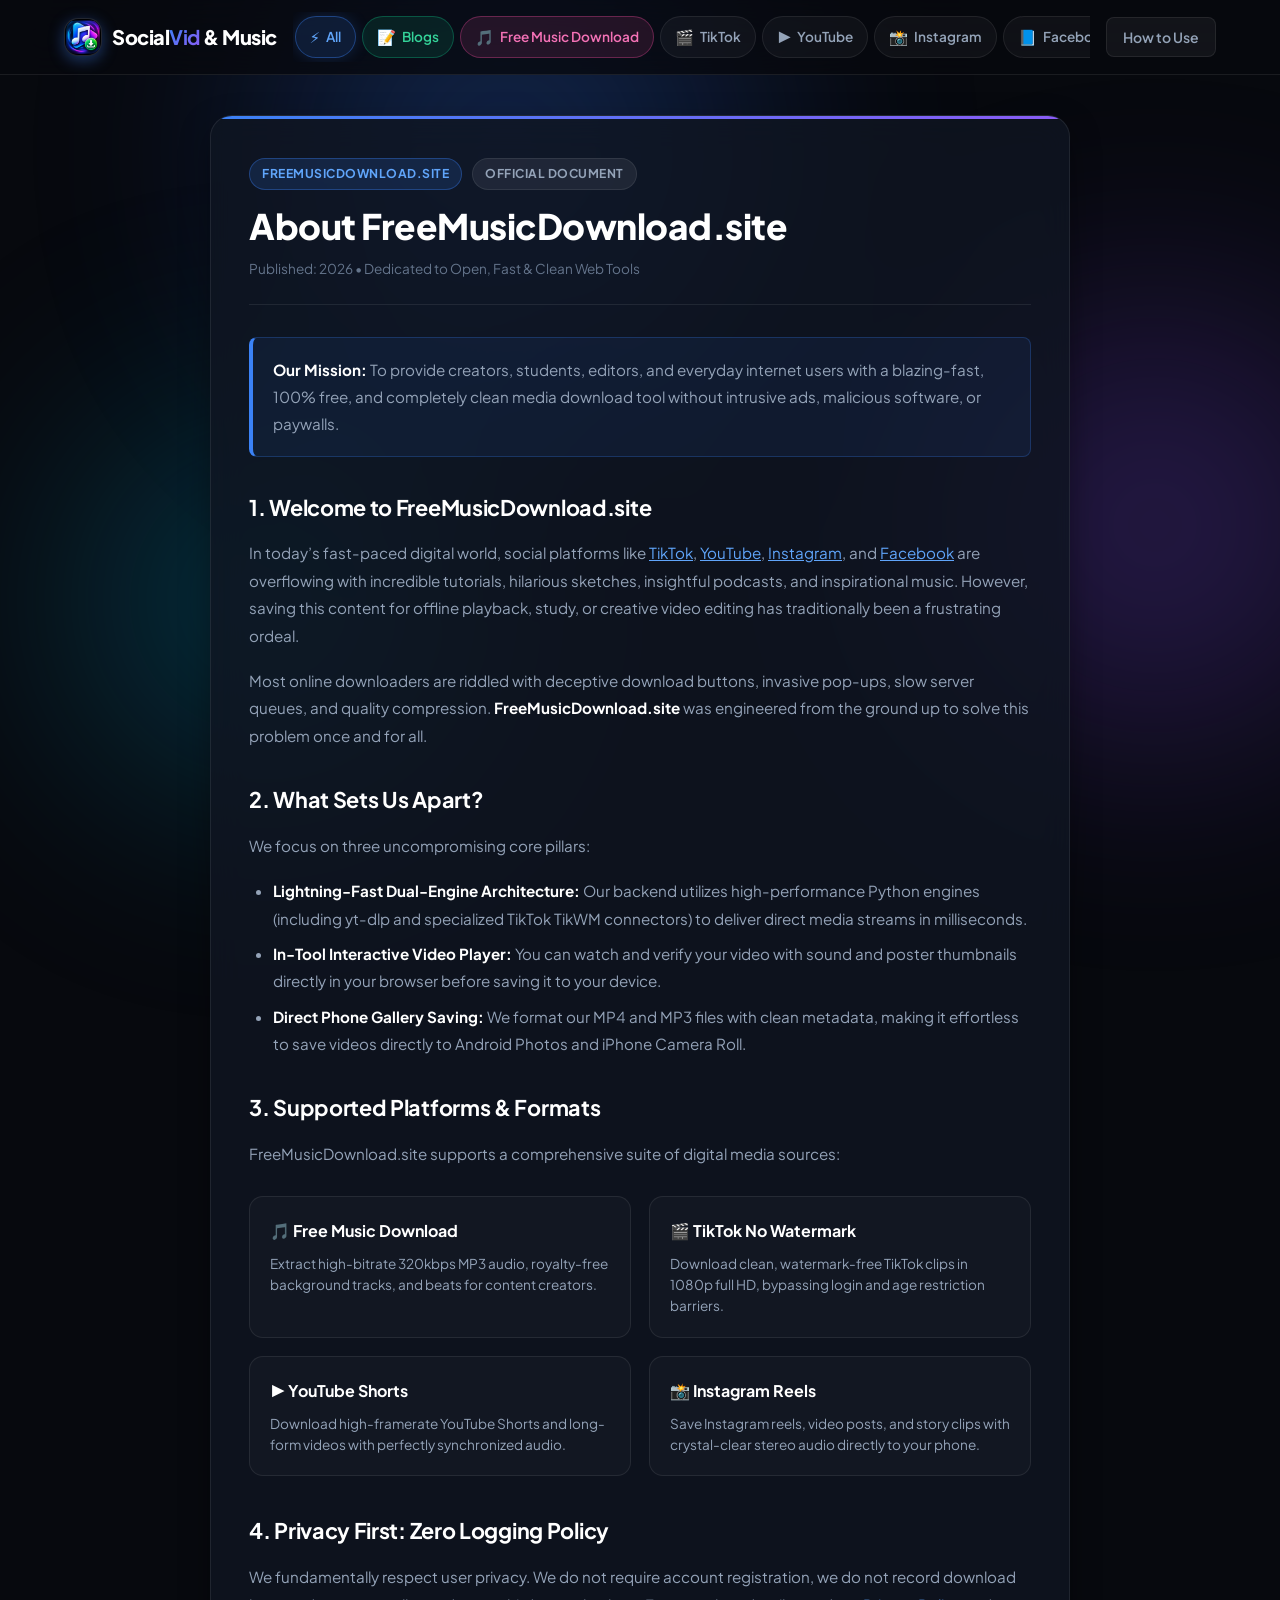
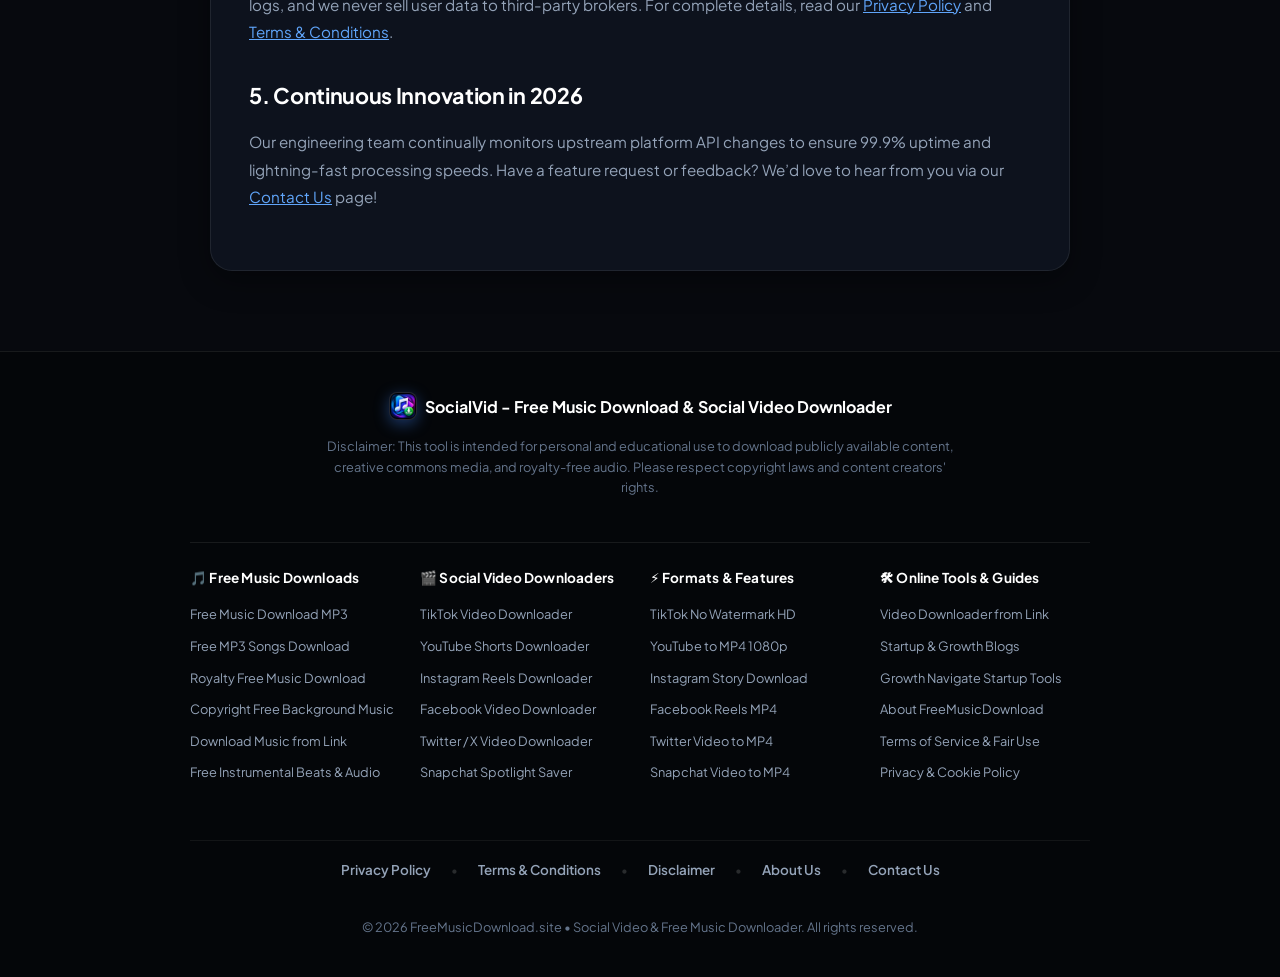
<file: about-us.html>
<!DOCTYPE html>
<html lang="en">
<head>
  <meta charset="UTF-8">
  <meta name="viewport" content="width=device-width, initial-scale=1.0">
  <meta name="google-adsense-account" content="ca-pub-6684322530533110">
  <title>About Us - FreeMusicDownload.site</title>
  
  <!-- Primary SEO Meta Tags -->
  <meta name="description" content="Discover the mission, technology, and values behind FreeMusicDownload.site. High-speed media extraction, free music downloads, and watermark-free video tools.">
  <meta name="robots" content="index, follow">
  <meta name="author" content="FreeMusicDownload.site">
  <meta name="theme-color" content="#0b0f19">
  <link rel="canonical" href="https://freemusicdownload.site/about-us.html">
  <!-- Favicon and App Icons (Google Search & Multi-device Optimized) -->
  <link rel="icon" type="image/x-icon" href="/favicon.ico">
  <link rel="icon" type="image/png" sizes="48x48" href="/images/favicon-48x48.png">
  <link rel="icon" type="image/png" sizes="96x96" href="/images/favicon-96x96.png">
  <link rel="icon" type="image/png" sizes="192x192" href="/images/icon-192.png">
  <link rel="shortcut icon" href="/favicon.ico">
  <link rel="apple-touch-icon" sizes="180x180" href="/images/apple-touch-icon.png">
  <link rel="manifest" href="/site.webmanifest">

  <!-- Open Graph / Facebook -->
  <meta property="og:type" content="website">
  <meta property="og:url" content="https://freemusicdownload.site/about-us.html">
  <meta property="og:title" content="About Us - FreeMusicDownload.site">
  <meta property="og:description" content="Discover the mission, technology, and values behind FreeMusicDownload.site. High-speed media extraction, free music downloads, and watermark-free video tools.">
  <meta property="og:site_name" content="FreeMusicDownload.site">

  <!-- Twitter / X -->
  <meta name="twitter:card" content="summary_large_image">
  <meta name="twitter:url" content="https://freemusicdownload.site/about-us.html">
  <meta name="twitter:title" content="About Us - FreeMusicDownload.site">
  <meta name="twitter:description" content="Discover the mission, technology, and values behind FreeMusicDownload.site. High-speed media extraction, free music downloads, and watermark-free video tools.">

  <!-- Google Fonts & Stylesheet -->
  <link rel="preconnect" href="https://fonts.googleapis.com">
  <link rel="preconnect" href="https://fonts.gstatic.com" crossorigin>
  <link href="https://fonts.googleapis.com/css2?family=Plus+Jakarta+Sans:wght@400;500;600;700;800&display=swap" rel="stylesheet">
  <link rel="stylesheet" href="style.css">
  <meta property="og:image" content="https://freemusicdownload.site/images/app-icon.png">
  <meta name="twitter:image" content="https://freemusicdownload.site/images/app-icon.png">
</head>
<body>

  <!-- Ambient Glowing Background Orbs -->
  <div class="glow-orb glow-1"></div>
  <div class="glow-orb glow-2"></div>
  <div class="glow-orb glow-3"></div>

  <!-- Top Glassmorphic Navbar -->
  <header class="navbar-wrapper">
    <nav class="navbar" aria-label="Main Navigation">
      <a href="index.html" class="nav-brand">
        <div class="brand-icon">
          <img src="images/app-icon.png" alt="FreeMusicDownload Logo" class="brand-logo-img">
        </div>
        <span class="brand-text">Social<strong>Vid</strong> & Music</span>
      </a>

      <!-- Platform Links in Navbar -->
      <div class="nav-platforms" id="navPlatforms">
        <a href="index.html" class="nav-platform-btn" data-platform="all" title="All Supported Platforms">
          <span class="platform-icon">⚡</span> All
        </a>
        <a href="blogs.html" class="nav-platform-btn" data-platform="blogs" title="Startup & Growth Blogs">
          <span class="platform-icon">📝</span> Blogs
        </a>
        <a href="index.html#home" class="nav-platform-btn highlight-music-btn" data-platform="music" title="Free Music Download - Just Paste Music Link">
          <span class="platform-icon">🎵</span> Free Music Download
        </a>
        <a href="tiktok.html" class="nav-platform-btn" data-platform="tiktok" title="TikTok Video Downloader">
          <span class="platform-icon">🎬</span> TikTok
        </a>
        <a href="youtube.html" class="nav-platform-btn" data-platform="youtube" title="YouTube Shorts Downloader">
          <span class="platform-icon">▶️</span> YouTube
        </a>
        <a href="instagram.html" class="nav-platform-btn" data-platform="instagram" title="Instagram Reel Downloader">
          <span class="platform-icon">📸</span> Instagram
        </a>
        <a href="facebook.html" class="nav-platform-btn" data-platform="facebook" title="Facebook Video Downloader">
          <span class="platform-icon">📘</span> Facebook
        </a>
        <a href="twitter.html" class="nav-platform-btn" data-platform="twitter" title="Twitter / X Video Downloader">
          <span class="platform-icon">✖️</span> Twitter/X
        </a>
        <a href="snapchat.html" class="nav-platform-btn" data-platform="snapchat" title="Snapchat Video Saver">
          <span class="platform-icon">👻</span> Snapchat
        </a>
      </div>

      <a href="index.html#how-it-works" class="nav-guide-link">How to Use</a>

      <!-- Mobile Top-Right Features Button -->
      <button type="button" class="mobile-menu-toggle" id="mobileMenuToggle" aria-label="Open Features and Platforms Menu" aria-expanded="false" aria-controls="mobileDrawer">
        <span class="mobile-toggle-icon-wrap">
          <svg class="mobile-toggle-icon" viewBox="0 0 24 24" fill="none" stroke="currentColor" stroke-width="2.2" stroke-linecap="round" stroke-linejoin="round">
            <rect x="3" y="3" width="7" height="7" rx="2"></rect>
            <rect x="14" y="3" width="7" height="7" rx="2"></rect>
            <rect x="14" y="14" width="7" height="7" rx="2"></rect>
            <rect x="3" y="14" width="7" height="7" rx="2"></rect>
          </svg>
        </span>
        <span class="mobile-toggle-text">Features</span>
      </button>
    </nav>
  </header>

  <!-- Mobile Features Navigation Drawer -->
  <div class="mobile-drawer-backdrop" id="mobileDrawerBackdrop" aria-hidden="true"></div>
  <aside class="mobile-drawer" id="mobileDrawer" role="dialog" aria-modal="true" aria-label="Supported Features Menu" aria-hidden="true">
    <div class="mobile-drawer-header">
      <div class="mobile-drawer-title-wrap">
        <span class="mobile-drawer-sparkle">⚡</span>
        <div>
          <h2 class="mobile-drawer-title">Features & Platforms</h2>
          <p class="mobile-drawer-subtitle">Select any platform to download</p>
        </div>
      </div>
      <button type="button" class="mobile-drawer-close" id="mobileDrawerClose" aria-label="Close menu">
        <svg viewBox="0 0 24 24" width="20" height="20" fill="none" stroke="currentColor" stroke-width="2.5" stroke-linecap="round" stroke-linejoin="round">
          <line x1="18" y1="6" x2="6" y2="18"></line>
          <line x1="6" y1="6" x2="18" y2="18"></line>
        </svg>
      </button>
    </div>

    <div class="mobile-drawer-body">
      <div class="mobile-section-label">Supported Platforms</div>
      <div class="mobile-features-list">
        <a href="index.html" class="mobile-feature-item" data-platform="all">
          <span class="feature-item-icon">⚡</span>
          <div class="feature-item-content">
            <div class="feature-item-title">All Supported Media</div>
            <div class="feature-item-sub">Music, Songs, YouTube, TikTok & Reels</div>
          </div>
          <span class="feature-item-indicator">Select</span>
        </a>

        <a href="blogs.html" class="mobile-feature-item" data-platform="blogs">
          <span class="feature-item-icon">📝</span>
          <div class="feature-item-content">
            <div class="feature-item-title">Startup & Growth Blogs <span class="feature-badge-hot">NEW</span></div>
            <div class="feature-item-sub">Growth Navigate Startup Tools & Guides</div>
          </div>
          <span class="feature-item-indicator">Select</span>
        </a>

        <a href="index.html#home" class="mobile-feature-item highlight-music" data-platform="music">
          <span class="feature-item-icon">🎵</span>
          <div class="feature-item-content">
            <div class="feature-item-title">Free Music Download <span class="feature-badge-hot">HOT</span></div>
            <div class="feature-item-sub">MP3 Songs, Audio, Beats & Background Music</div>
          </div>
          <span class="feature-item-indicator">Select</span>
        </a>

        <a href="tiktok.html" class="mobile-feature-item" data-platform="tiktok">
          <span class="feature-item-icon">🎬</span>
          <div class="feature-item-content">
            <div class="feature-item-title">TikTok Downloader</div>
            <div class="feature-item-sub">No watermark, HD MP4 video & audio</div>
          </div>
          <span class="feature-item-indicator">Select</span>
        </a>

        <a href="youtube.html" class="mobile-feature-item" data-platform="youtube">
          <span class="feature-item-icon">▶️</span>
          <div class="feature-item-content">
            <div class="feature-item-title">YouTube Shorts & Video</div>
            <div class="feature-item-sub">Shorts & full HD video downloader</div>
          </div>
          <span class="feature-item-indicator">Select</span>
        </a>

        <a href="instagram.html" class="mobile-feature-item" data-platform="instagram">
          <span class="feature-item-icon">📸</span>
          <div class="feature-item-content">
            <div class="feature-item-title">Instagram Reels & Story</div>
            <div class="feature-item-sub">Reels, stories, clips & post video</div>
          </div>
          <span class="feature-item-indicator">Select</span>
        </a>

        <a href="facebook.html" class="mobile-feature-item" data-platform="facebook">
          <span class="feature-item-icon">📘</span>
          <div class="feature-item-content">
            <div class="feature-item-title">Facebook Videos & Reels</div>
            <div class="feature-item-sub">Download public Facebook clips & reels</div>
          </div>
          <span class="feature-item-indicator">Select</span>
        </a>

        <a href="twitter.html" class="mobile-feature-item" data-platform="twitter">
          <span class="feature-item-icon">✖️</span>
          <div class="feature-item-content">
            <div class="feature-item-title">Twitter / X Downloader</div>
            <div class="feature-item-sub">Save videos & GIFs from Twitter/X</div>
          </div>
          <span class="feature-item-indicator">Select</span>
        </a>

        <a href="snapchat.html" class="mobile-feature-item" data-platform="snapchat">
          <span class="feature-item-icon">👻</span>
          <div class="feature-item-content">
            <div class="feature-item-title">Snapchat Spotlight</div>
            <div class="feature-item-sub">Spotlight clips & story downloads</div>
          </div>
          <span class="feature-item-indicator">Select</span>
        </a>
      </div>

      <div class="mobile-drawer-footer">
        <a href="index.html#how-it-works" class="mobile-drawer-link">
          <span>📖 How to Download</span>
          <span class="link-arrow">→</span>
        </a>
        <a href="index.html#faq" class="mobile-drawer-link">
          <span>❓ Frequently Asked Questions</span>
          <span class="link-arrow">→</span>
        </a>
      </div>
    </div>
  </aside>

  <!-- Main Legal / Info Container -->
  <main class="legal-container">
    <article class="legal-card">
      <header class="legal-header">
        <div class="legal-badge-row">
          <span class="article-pill accent">FreeMusicDownload.site</span>
          <span class="article-pill">Official Document</span>
        </div>
        <h1 class="legal-title">About FreeMusicDownload.site</h1>
        <div class="legal-meta">Published: 2026 • Dedicated to Open, Fast & Clean Web Tools</div>
      </header>

      <div class="legal-body">
        
          <div class="legal-highlight-box">
            <strong>Our Mission:</strong> To provide creators, students, editors, and everyday internet users with a blazing-fast, 100% free, and completely clean media download tool without intrusive ads, malicious software, or paywalls.
          </div>

          <h2>1. Welcome to FreeMusicDownload.site</h2>
          <p>
            In today’s fast-paced digital world, social platforms like <a href="tiktok.html">TikTok</a>, <a href="youtube.html">YouTube</a>, <a href="instagram.html">Instagram</a>, and <a href="facebook.html">Facebook</a> are overflowing with incredible tutorials, hilarious sketches, insightful podcasts, and inspirational music. However, saving this content for offline playback, study, or creative video editing has traditionally been a frustrating ordeal.
          </p>
          <p>
            Most online downloaders are riddled with deceptive download buttons, invasive pop-ups, slow server queues, and quality compression. <strong>FreeMusicDownload.site</strong> was engineered from the ground up to solve this problem once and for all.
          </p>

          <h2>2. What Sets Us Apart?</h2>
          <p>
            We focus on three uncompromising core pillars:
          </p>
          <ul>
            <li><strong>Lightning-Fast Dual-Engine Architecture:</strong> Our backend utilizes high-performance Python engines (including yt-dlp and specialized TikTok TikWM connectors) to deliver direct media streams in milliseconds.</li>
            <li><strong>In-Tool Interactive Video Player:</strong> You can watch and verify your video with sound and poster thumbnails directly in your browser before saving it to your device.</li>
            <li><strong>Direct Phone Gallery Saving:</strong> We format our MP4 and MP3 files with clean metadata, making it effortless to save videos directly to Android Photos and iPhone Camera Roll.</li>
          </ul>

          <h2>3. Supported Platforms & Formats</h2>
          <p>
            FreeMusicDownload.site supports a comprehensive suite of digital media sources:
          </p>
          <div class="matrix-grid">
            <div class="matrix-item">
              <h4>🎵 Free Music Download</h4>
              <p>Extract high-bitrate 320kbps MP3 audio, royalty-free background tracks, and beats for content creators.</p>
            </div>
            <div class="matrix-item">
              <h4>🎬 TikTok No Watermark</h4>
              <p>Download clean, watermark-free TikTok clips in 1080p full HD, bypassing login and age restriction barriers.</p>
            </div>
            <div class="matrix-item">
              <h4>▶️ YouTube Shorts</h4>
              <p>Download high-framerate YouTube Shorts and long-form videos with perfectly synchronized audio.</p>
            </div>
            <div class="matrix-item">
              <h4>📸 Instagram Reels</h4>
              <p>Save Instagram reels, video posts, and story clips with crystal-clear stereo audio directly to your phone.</p>
            </div>
          </div>

          <h2>4. Privacy First: Zero Logging Policy</h2>
          <p>
            We fundamentally respect user privacy. We do not require account registration, we do not record download logs, and we never sell user data to third-party brokers. For complete details, read our <a href="privacy-policy.html">Privacy Policy</a> and <a href="terms-conditions.html">Terms & Conditions</a>.
          </p>

          <h2>5. Continuous Innovation in 2026</h2>
          <p>
            Our engineering team continually monitors upstream platform API changes to ensure 99.9% uptime and lightning-fast processing speeds. Have a feature request or feedback? We’d love to hear from you via our <a href="contact.html">Contact Us</a> page!
          </p>

      </div>
    </article>
  </main>

  <!-- Footer -->
  <footer class="site-footer">
    <div class="footer-content">
      <div class="footer-brand">
        <div class="brand-icon small">
          <img src="images/app-icon.png" alt="FreeMusicDownload Logo" class="brand-logo-img">
        </div>
        <span>SocialVid - Free Music Download & Social Video Downloader</span>
      </div>
      
      <p class="footer-disclaimer">
        Disclaimer: This tool is intended for personal and educational use to download publicly available content, creative commons media, and royalty-free audio. Please respect copyright laws and content creators' rights.
      </p>

      <!-- Multi-Column Keywords Grid with Active Internal Linking -->
      <div class="footer-keywords-section">
        <div class="footer-grid">
          <div class="footer-col">
            <div class="footer-col-title">🎵 Free Music Downloads</div>
            <ul class="footer-links-list">
              <li><a href="index.html" class="footer-keyword-link">Free Music Download MP3</a></li>
              <li><a href="index.html#home" class="footer-keyword-link">Free MP3 Songs Download</a></li>
              <li><a href="index.html#home" class="footer-keyword-link">Royalty Free Music Download</a></li>
              <li><a href="index.html#home" class="footer-keyword-link">Copyright Free Background Music</a></li>
              <li><a href="index.html#home" class="footer-keyword-link">Download Music from Link</a></li>
              <li><a href="index.html#home" class="footer-keyword-link">Free Instrumental Beats & Audio</a></li>
            </ul>
          </div>

          <div class="footer-col">
            <div class="footer-col-title">🎬 Social Video Downloaders</div>
            <ul class="footer-links-list">
              <li><a href="tiktok.html" class="footer-keyword-link">TikTok Video Downloader</a></li>
              <li><a href="youtube.html" class="footer-keyword-link">YouTube Shorts Downloader</a></li>
              <li><a href="instagram.html" class="footer-keyword-link">Instagram Reels Downloader</a></li>
              <li><a href="facebook.html" class="footer-keyword-link">Facebook Video Downloader</a></li>
              <li><a href="twitter.html" class="footer-keyword-link">Twitter / X Video Downloader</a></li>
              <li><a href="snapchat.html" class="footer-keyword-link">Snapchat Spotlight Saver</a></li>
            </ul>
          </div>

          <div class="footer-col">
            <div class="footer-col-title">⚡ Formats & Features</div>
            <ul class="footer-links-list">
              <li><a href="tiktok.html" class="footer-keyword-link">TikTok No Watermark HD</a></li>
              <li><a href="youtube.html" class="footer-keyword-link">YouTube to MP4 1080p</a></li>
              <li><a href="instagram.html" class="footer-keyword-link">Instagram Story Download</a></li>
              <li><a href="facebook.html" class="footer-keyword-link">Facebook Reels MP4</a></li>
              <li><a href="twitter.html" class="footer-keyword-link">Twitter Video to MP4</a></li>
              <li><a href="snapchat.html" class="footer-keyword-link">Snapchat Video to MP4</a></li>
            </ul>
          </div>

                    <div class="footer-col">
            <div class="footer-col-title">🛠 Online Tools & Guides</div>
            <ul class="footer-links-list">
              <li><a href="index.html#how-it-works" class="footer-keyword-link">Video Downloader from Link</a></li>
              <li><a href="blogs.html" class="footer-keyword-link">Startup & Growth Blogs</a></li>
              <li><a href="growth-navigate-startup-tools.html" class="footer-keyword-link">Growth Navigate Startup Tools</a></li>
              <li><a href="about-us.html" class="footer-keyword-link">About FreeMusicDownload</a></li>
              <li><a href="terms-conditions.html" class="footer-keyword-link">Terms of Service & Fair Use</a></li>
              <li><a href="privacy-policy.html" class="footer-keyword-link">Privacy & Cookie Policy</a></li>
            </ul>
          </div>
        </div>
      </div>

      <!-- Bottom 5-Word Legal & Info Navigation Row -->
      <div class="footer-legal-row">
        <a href="privacy-policy.html" class="footer-legal-link">Privacy Policy</a>
        <span class="footer-legal-divider">•</span>
        <a href="terms-conditions.html" class="footer-legal-link">Terms & Conditions</a>
        <span class="footer-legal-divider">•</span>
        <a href="disclaimer.html" class="footer-legal-link">Disclaimer</a>
        <span class="footer-legal-divider">•</span>
        <a href="about-us.html" class="footer-legal-link">About Us</a>
        <span class="footer-legal-divider">•</span>
        <a href="contact.html" class="footer-legal-link">Contact Us</a>
      </div>
      
      <div class="footer-copy">
        © 2026 FreeMusicDownload.site • Social Video & Free Music Downloader. All rights reserved.
      </div>
    </div>
  </footer>

  <script src="app.js"></script>
</body>
</html>
</file>
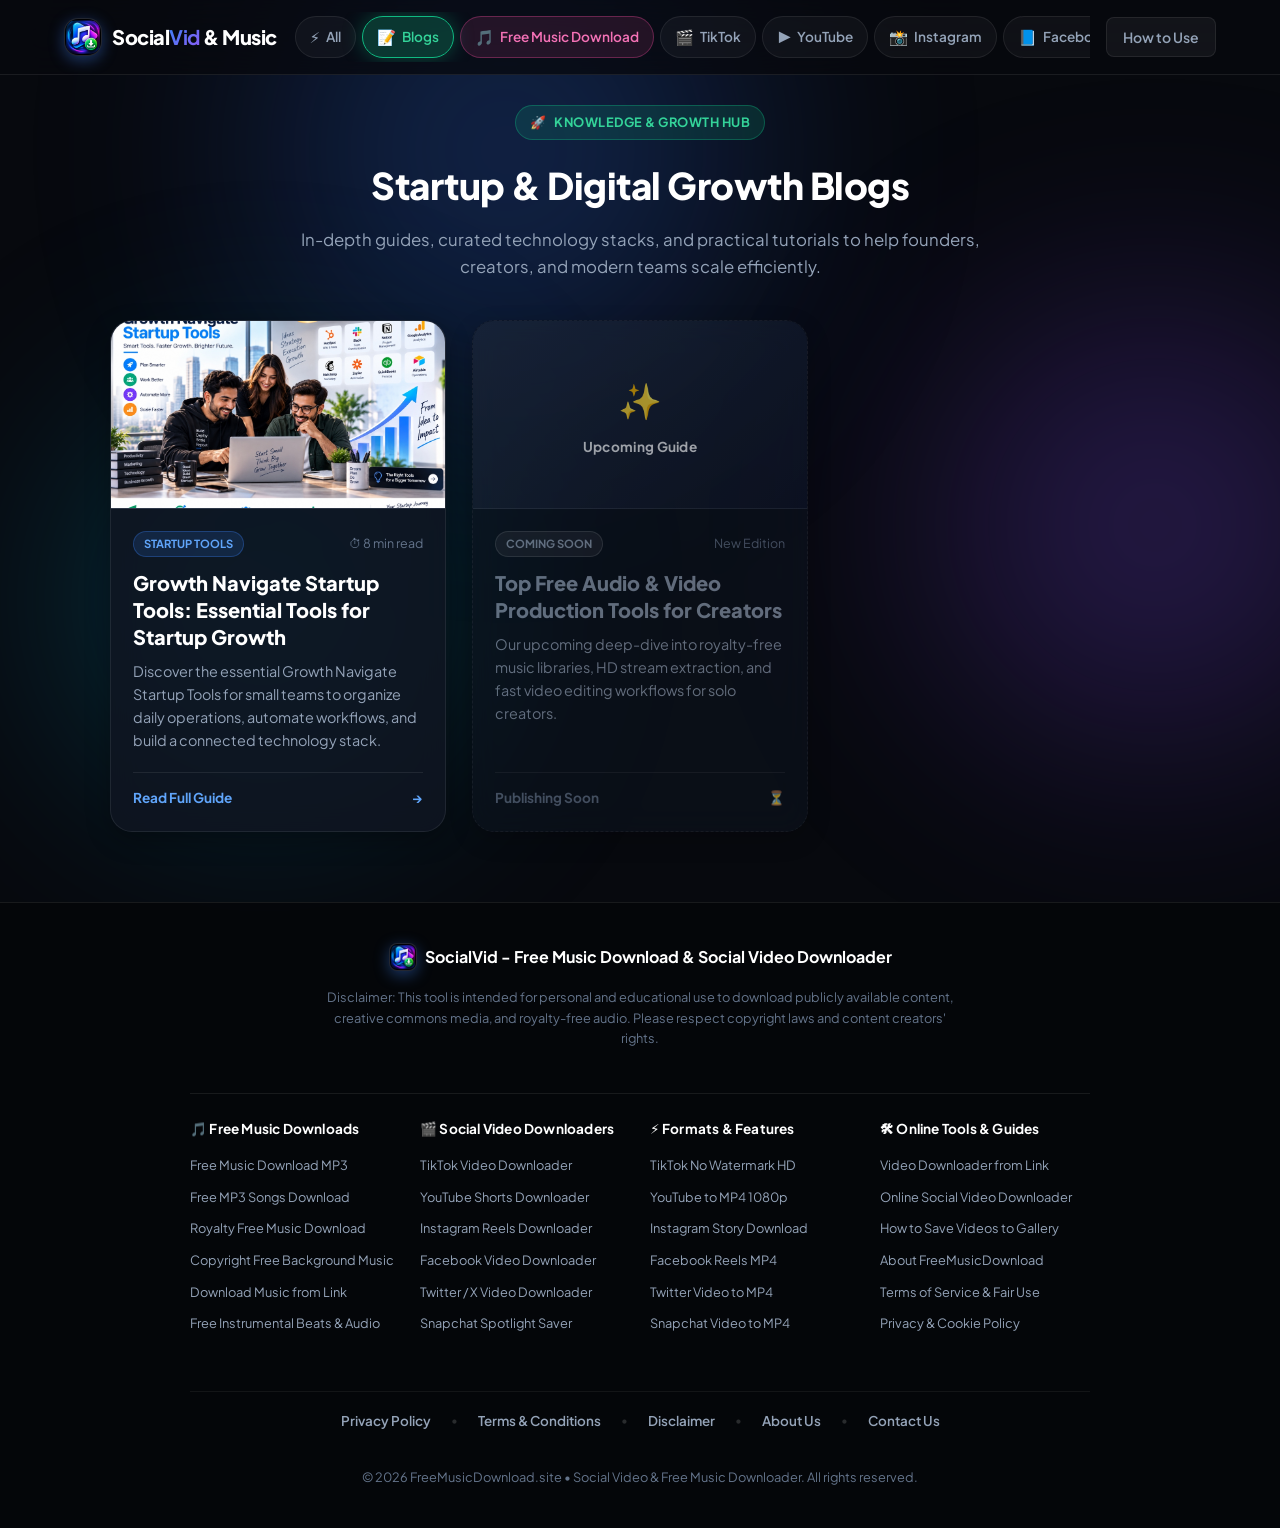
<file: blogs.html>
<!DOCTYPE html>
<html lang="en">
<head>
  <meta charset="UTF-8">
  <meta name="viewport" content="width=device-width, initial-scale=1.0">
  <meta name="google-adsense-account" content="ca-pub-6684322530533110">
  <title>Startup & Growth Blogs - FreeMusicDownload.site</title>
  
  <!-- Primary SEO Meta Tags -->
  <meta name="description" content="Explore expert startup guides, growth tools, and tech stack tutorials on FreeMusicDownload.site. Learn how to scale your business with Growth Navigate Startup Tools.">
  <meta name="keywords" content="Growth Navigate Startup Tools, startup tools, startup growth, tech stack for startups, business automation, CRM for startups, startup marketing tools">
  <meta name="robots" content="index, follow">
  <meta name="author" content="FreeMusicDownload.site">
  <meta name="theme-color" content="#0b0f19">
  <link rel="canonical" href="https://freemusicdownload.site/blogs.html">
  <!-- Favicon and App Icons (Google Search & Multi-device Optimized) -->
  <link rel="icon" type="image/x-icon" href="/favicon.ico">
  <link rel="icon" type="image/png" sizes="48x48" href="/images/favicon-48x48.png">
  <link rel="icon" type="image/png" sizes="96x96" href="/images/favicon-96x96.png">
  <link rel="icon" type="image/png" sizes="192x192" href="/images/icon-192.png">
  <link rel="shortcut icon" href="/favicon.ico">
  <link rel="apple-touch-icon" sizes="180x180" href="/images/apple-touch-icon.png">
  <link rel="manifest" href="/site.webmanifest">

  <!-- Open Graph / Facebook -->
  <meta property="og:type" content="website">
  <meta property="og:url" content="https://freemusicdownload.site/blogs.html">
  <meta property="og:title" content="Startup & Growth Blogs - FreeMusicDownload.site">
  <meta property="og:description" content="Explore expert startup guides, growth tools, and tech stack tutorials. Scale your business with Growth Navigate Startup Tools.">
  <meta property="og:site_name" content="FreeMusicDownload.site">
  <meta property="og:image" content="https://freemusicdownload.site/images/growth-navigate-cover.jpg">

  <!-- Twitter / X -->
  <meta name="twitter:card" content="summary_large_image">
  <meta name="twitter:url" content="https://freemusicdownload.site/blogs.html">
  <meta name="twitter:title" content="Startup & Growth Blogs - FreeMusicDownload.site">
  <meta name="twitter:description" content="Explore expert startup guides, growth tools, and tech stack tutorials.">
  <meta name="twitter:image" content="https://freemusicdownload.site/images/growth-navigate-cover.jpg">

  <!-- Google Fonts & Stylesheet -->
  <link rel="preconnect" href="https://fonts.googleapis.com">
  <link rel="preconnect" href="https://fonts.gstatic.com" crossorigin>
  <link href="https://fonts.googleapis.com/css2?family=Plus+Jakarta+Sans:wght@400;500;600;700;800&display=swap" rel="stylesheet">
  <link rel="stylesheet" href="style.css">
</head>
<body>

  <!-- Ambient Glowing Background Orbs -->
  <div class="glow-orb glow-1"></div>
  <div class="glow-orb glow-2"></div>
  <div class="glow-orb glow-3"></div>

<!-- Top Glassmorphic Navbar -->
  <header class="navbar-wrapper">
    <nav class="navbar" aria-label="Main Navigation">
      <a href="index.html" class="nav-brand">
        <div class="brand-icon">
          <img src="images/app-icon.png" alt="FreeMusicDownload Logo" class="brand-logo-img">
        </div>
        <span class="brand-text">Social<strong>Vid</strong> & Music</span>
      </a>

      <!-- Platform Links in Navbar -->
      <div class="nav-platforms" id="navPlatforms">
        <a href="index.html" class="nav-platform-btn active" data-platform="all" title="All Supported Platforms">
          <span class="platform-icon">⚡</span> All
        </a>
        <a href="blogs.html" class="nav-platform-btn active" data-platform="blogs" title="Startup & Growth Blogs"><span class="platform-icon">📝</span> Blogs</a>
        <a href="index.html#home" class="nav-platform-btn highlight-music-btn" data-platform="music" title="Free Music Download - Just Paste Music Link">
          <span class="platform-icon">🎵</span> Free Music Download
        </a>
        <a href="tiktok.html" class="nav-platform-btn" data-platform="tiktok" title="TikTok Video Downloader No Watermark">
          <span class="platform-icon">🎬</span> TikTok
        </a>
        <a href="youtube.html" class="nav-platform-btn" data-platform="youtube" title="YouTube Shorts Downloader">
          <span class="platform-icon">▶️</span> YouTube
        </a>
        <a href="instagram.html" class="nav-platform-btn" data-platform="instagram" title="Instagram Reel Downloader">
          <span class="platform-icon">📸</span> Instagram
        </a>
        <a href="facebook.html" class="nav-platform-btn" data-platform="facebook" title="Facebook Video Downloader">
          <span class="platform-icon">📘</span> Facebook
        </a>
        <a href="twitter.html" class="nav-platform-btn" data-platform="twitter" title="Twitter / X Video Downloader">
          <span class="platform-icon">✖️</span> Twitter/X
        </a>
        <a href="snapchat.html" class="nav-platform-btn" data-platform="snapchat" title="Snapchat Video Saver">
          <span class="platform-icon">👻</span> Snapchat
        </a>
      </div>

      <a href="#how-it-works" class="nav-guide-link">How to Use</a>

      <!-- Mobile Top-Right Features Button -->
      <button type="button" class="mobile-menu-toggle" id="mobileMenuToggle" aria-label="Open Features and Platforms Menu" aria-expanded="false" aria-controls="mobileDrawer">
        <span class="mobile-toggle-icon-wrap">
          <svg class="mobile-toggle-icon" viewBox="0 0 24 24" fill="none" stroke="currentColor" stroke-width="2.2" stroke-linecap="round" stroke-linejoin="round">
            <rect x="3" y="3" width="7" height="7" rx="2"></rect>
            <rect x="14" y="3" width="7" height="7" rx="2"></rect>
            <rect x="14" y="14" width="7" height="7" rx="2"></rect>
            <rect x="3" y="14" width="7" height="7" rx="2"></rect>
          </svg>
        </span>
        <span class="mobile-toggle-text">Features</span>
      </button>
    </nav>
  </header>

  <!-- Mobile Features Navigation Drawer / Modal -->
  <div class="mobile-drawer-backdrop" id="mobileDrawerBackdrop" aria-hidden="true"></div>
  <aside class="mobile-drawer" id="mobileDrawer" role="dialog" aria-modal="true" aria-label="Supported Features Menu" aria-hidden="true">
    <div class="mobile-drawer-header">
      <div class="mobile-drawer-title-wrap">
        <span class="mobile-drawer-sparkle">⚡</span>
        <div>
          <h2 class="mobile-drawer-title">Features & Platforms</h2>
          <p class="mobile-drawer-subtitle">Select any platform to download</p>
        </div>
      </div>
      <button type="button" class="mobile-drawer-close" id="mobileDrawerClose" aria-label="Close menu">
        <svg viewBox="0 0 24 24" width="20" height="20" fill="none" stroke="currentColor" stroke-width="2.5" stroke-linecap="round" stroke-linejoin="round">
          <line x1="18" y1="6" x2="6" y2="18"></line>
          <line x1="6" y1="6" x2="18" y2="18"></line>
        </svg>
      </button>
    </div>

    <div class="mobile-drawer-body">
      <div class="mobile-section-label">Supported Platforms</div>
      <div class="mobile-features-list">
        <a href="index.html" class="mobile-feature-item active" data-platform="all">
          <span class="feature-item-icon">⚡</span>
          <div class="feature-item-content">
            <div class="feature-item-title">All Supported Media</div>
            <div class="feature-item-sub">Music, Songs, YouTube, TikTok & Reels</div>
          </div>
          <span class="feature-item-indicator">Select</span>
        </a>

        <a href="blogs.html" class="mobile-feature-item active" data-platform="blogs">
          <span class="feature-item-icon">📝</span>
          <div class="feature-item-content">
            <div class="feature-item-title">Startup & Growth Blogs <span class="feature-badge-hot">NEW</span></div>
            <div class="feature-item-sub">Growth Navigate Startup Tools & Guides</div>
          </div>
          <span class="feature-item-indicator">Active</span>
        </a>

        <a href="index.html#home" class="mobile-feature-item highlight-music" data-platform="music">
          <span class="feature-item-icon">🎵</span>
          <div class="feature-item-content">
            <div class="feature-item-title">Free Music Download <span class="feature-badge-hot">HOT</span></div>
            <div class="feature-item-sub">MP3 Songs, Audio, Beats & Background Music</div>
          </div>
          <span class="feature-item-indicator">Select</span>
        </a>

        <a href="tiktok.html" class="mobile-feature-item" data-platform="tiktok">
          <span class="feature-item-icon">🎬</span>
          <div class="feature-item-content">
            <div class="feature-item-title">TikTok Downloader</div>
            <div class="feature-item-sub">No watermark, HD MP4 video & audio</div>
          </div>
          <span class="feature-item-indicator">Select</span>
        </a>

        <a href="youtube.html" class="mobile-feature-item" data-platform="youtube">
          <span class="feature-item-icon">▶️</span>
          <div class="feature-item-content">
            <div class="feature-item-title">YouTube Shorts & Video</div>
            <div class="feature-item-sub">Shorts & full HD video downloader</div>
          </div>
          <span class="feature-item-indicator">Select</span>
        </a>

        <a href="instagram.html" class="mobile-feature-item" data-platform="instagram">
          <span class="feature-item-icon">📸</span>
          <div class="feature-item-content">
            <div class="feature-item-title">Instagram Reels & Story</div>
            <div class="feature-item-sub">Reels, stories, clips & post video</div>
          </div>
          <span class="feature-item-indicator">Select</span>
        </a>

        <a href="facebook.html" class="mobile-feature-item" data-platform="facebook">
          <span class="feature-item-icon">📘</span>
          <div class="feature-item-content">
            <div class="feature-item-title">Facebook Videos & Reels</div>
            <div class="feature-item-sub">Download public Facebook clips & reels</div>
          </div>
          <span class="feature-item-indicator">Select</span>
        </a>

        <a href="twitter.html" class="mobile-feature-item" data-platform="twitter">
          <span class="feature-item-icon">✖️</span>
          <div class="feature-item-content">
            <div class="feature-item-title">Twitter / X Downloader</div>
            <div class="feature-item-sub">Save videos & GIFs from Twitter/X</div>
          </div>
          <span class="feature-item-indicator">Select</span>
        </a>

        <a href="snapchat.html" class="mobile-feature-item" data-platform="snapchat">
          <span class="feature-item-icon">👻</span>
          <div class="feature-item-content">
            <div class="feature-item-title">Snapchat Spotlight</div>
            <div class="feature-item-sub">Spotlight clips & story downloads</div>
          </div>
          <span class="feature-item-indicator">Select</span>
        </a>
      </div>

      <div class="mobile-drawer-footer">
        <a href="#how-it-works" class="mobile-drawer-link" id="mobileHowItWorksLink">
          <span>📖 How to Download</span>
          <span class="link-arrow">→</span>
        </a>
        <a href="#faq" class="mobile-drawer-link" id="mobileFaqLink">
          <span>❓ Frequently Asked Questions</span>
          <span class="link-arrow">→</span>
        </a>
      </div>
    </div>
  </aside>

  <!-- Main Blogs Container -->
  <main class="blogs-container">
    <div class="blogs-hero">
      <div class="blogs-hero-badge">
        <span>🚀</span> Knowledge &amp; Growth Hub
      </div>
      <h1 class="blogs-hero-title">Startup &amp; Digital Growth Blogs</h1>
      <p class="blogs-hero-sub">
        In-depth guides, curated technology stacks, and practical tutorials to help founders, creators, and modern teams scale efficiently.
      </p>
    </div>

    <!-- Blog Grid with Article Cards -->
    <div class="blog-grid">
      <!-- Article 1: Growth Navigate Startup Tools -->
      <a href="growth-navigate-startup-tools.html" class="blog-card">
        <div class="blog-card-thumb">
          <img src="images/growth-navigate-cover.jpg" alt="Growth Navigate Startup Tools: Essential Tools for Startup Growth" loading="lazy" width="600" height="338">
        </div>
        <div class="blog-card-body">
          <div class="blog-card-meta">
            <span class="blog-category-badge">Startup Tools</span>
            <span>⏱ 8 min read</span>
          </div>
          <h2 class="blog-card-title">Growth Navigate Startup Tools: Essential Tools for Startup Growth</h2>
          <p class="blog-card-excerpt">
            Discover the essential Growth Navigate Startup Tools for small teams to organize daily operations, automate workflows, and build a connected technology stack.
          </p>
          <div class="blog-card-footer">
            <span>Read Full Guide</span>
            <span class="blog-card-link-arrow">→</span>
          </div>
        </div>
      </a>

      <!-- Placeholder Box for Upcoming Blogs -->
      <div class="blog-card coming-soon">
        <div class="blog-card-thumb">
          <div class="blog-thumb-placeholder">
            <span class="blog-thumb-icon">✨</span>
            <span class="blog-thumb-label">Upcoming Guide</span>
          </div>
        </div>
        <div class="blog-card-body">
          <div class="blog-card-meta">
            <span class="blog-category-badge" style="background: rgba(255,255,255,0.08); color: #94a3b8; border-color: rgba(255,255,255,0.15);">Coming Soon</span>
            <span>New Edition</span>
          </div>
          <h2 class="blog-card-title" style="color: #94a3b8;">Top Free Audio &amp; Video Production Tools for Creators</h2>
          <p class="blog-card-excerpt">
            Our upcoming deep-dive into royalty-free music libraries, HD stream extraction, and fast video editing workflows for solo creators.
          </p>
          <div class="blog-card-footer" style="color: #64748b;">
            <span>Publishing Soon</span>
            <span>⏳</span>
          </div>
        </div>
      </div>
    </div>
  </main>

<!-- Footer -->
  <footer class="site-footer">
    <div class="footer-content">
      <div class="footer-brand">
        <div class="brand-icon small">
          <img src="images/app-icon.png" alt="FreeMusicDownload Logo" class="brand-logo-img">
        </div>
        <span>SocialVid - Free Music Download & Social Video Downloader</span>
      </div>
      
      <p class="footer-disclaimer">
        Disclaimer: This tool is intended for personal and educational use to download publicly available content, creative commons media, and royalty-free audio. Please respect copyright laws and content creators' rights.
      </p>

      <!-- Multi-Column Keywords Grid with Active Internal Linking -->
      <div class="footer-keywords-section">
        <div class="footer-grid">
          <div class="footer-col">
            <div class="footer-col-title">🎵 Free Music Downloads</div>
            <ul class="footer-links-list">
              <li><a href="index.html" class="footer-keyword-link">Free Music Download MP3</a></li>
              <li><a href="index.html#home" class="footer-keyword-link">Free MP3 Songs Download</a></li>
              <li><a href="index.html#home" class="footer-keyword-link">Royalty Free Music Download</a></li>
              <li><a href="index.html#home" class="footer-keyword-link">Copyright Free Background Music</a></li>
              <li><a href="index.html#home" class="footer-keyword-link">Download Music from Link</a></li>
              <li><a href="index.html#home" class="footer-keyword-link">Free Instrumental Beats & Audio</a></li>
            </ul>
          </div>

          <div class="footer-col">
            <div class="footer-col-title">🎬 Social Video Downloaders</div>
            <ul class="footer-links-list">
              <li><a href="tiktok.html" class="footer-keyword-link">TikTok Video Downloader</a></li>
              <li><a href="youtube.html" class="footer-keyword-link">YouTube Shorts Downloader</a></li>
              <li><a href="instagram.html" class="footer-keyword-link">Instagram Reels Downloader</a></li>
              <li><a href="facebook.html" class="footer-keyword-link">Facebook Video Downloader</a></li>
              <li><a href="twitter.html" class="footer-keyword-link">Twitter / X Video Downloader</a></li>
              <li><a href="snapchat.html" class="footer-keyword-link">Snapchat Spotlight Saver</a></li>
            </ul>
          </div>

          <div class="footer-col">
            <div class="footer-col-title">⚡ Formats & Features</div>
            <ul class="footer-links-list">
              <li><a href="tiktok.html" class="footer-keyword-link">TikTok No Watermark HD</a></li>
              <li><a href="youtube.html" class="footer-keyword-link">YouTube to MP4 1080p</a></li>
              <li><a href="instagram.html" class="footer-keyword-link">Instagram Story Download</a></li>
              <li><a href="facebook.html" class="footer-keyword-link">Facebook Reels MP4</a></li>
              <li><a href="twitter.html" class="footer-keyword-link">Twitter Video to MP4</a></li>
              <li><a href="snapchat.html" class="footer-keyword-link">Snapchat Video to MP4</a></li>
            </ul>
          </div>

          <div class="footer-col">
            <div class="footer-col-title">🛠 Online Tools & Guides</div>
            <ul class="footer-links-list">
              <li><a href="index.html#how-it-works" class="footer-keyword-link">Video Downloader from Link</a></li>
              <li><a href="index.html#how-it-works" class="footer-keyword-link">Online Social Video Downloader</a></li>
              <li><a href="index.html#faq" class="footer-keyword-link">How to Save Videos to Gallery</a></li>
              <li><a href="about-us.html" class="footer-keyword-link">About FreeMusicDownload</a></li>
              <li><a href="terms-conditions.html" class="footer-keyword-link">Terms of Service & Fair Use</a></li>
              <li><a href="privacy-policy.html" class="footer-keyword-link">Privacy & Cookie Policy</a></li>
            </ul>
          </div>
        </div>
      </div>

      <!-- Bottom 5-Word Legal & Info Navigation Row -->
      <div class="footer-legal-row">
        <a href="privacy-policy.html" class="footer-legal-link">Privacy Policy</a>
        <span class="footer-legal-divider">•</span>
        <a href="terms-conditions.html" class="footer-legal-link">Terms & Conditions</a>
        <span class="footer-legal-divider">•</span>
        <a href="disclaimer.html" class="footer-legal-link">Disclaimer</a>
        <span class="footer-legal-divider">•</span>
        <a href="about-us.html" class="footer-legal-link">About Us</a>
        <span class="footer-legal-divider">•</span>
        <a href="contact.html" class="footer-legal-link">Contact Us</a>
      </div>
      
      <div class="footer-copy">
        © 2026 FreeMusicDownload.site • Social Video & Free Music Downloader. All rights reserved.
      </div>
    </div>
  </footer>

  <script src="app.js"></script>
</body>
</html>
</file>
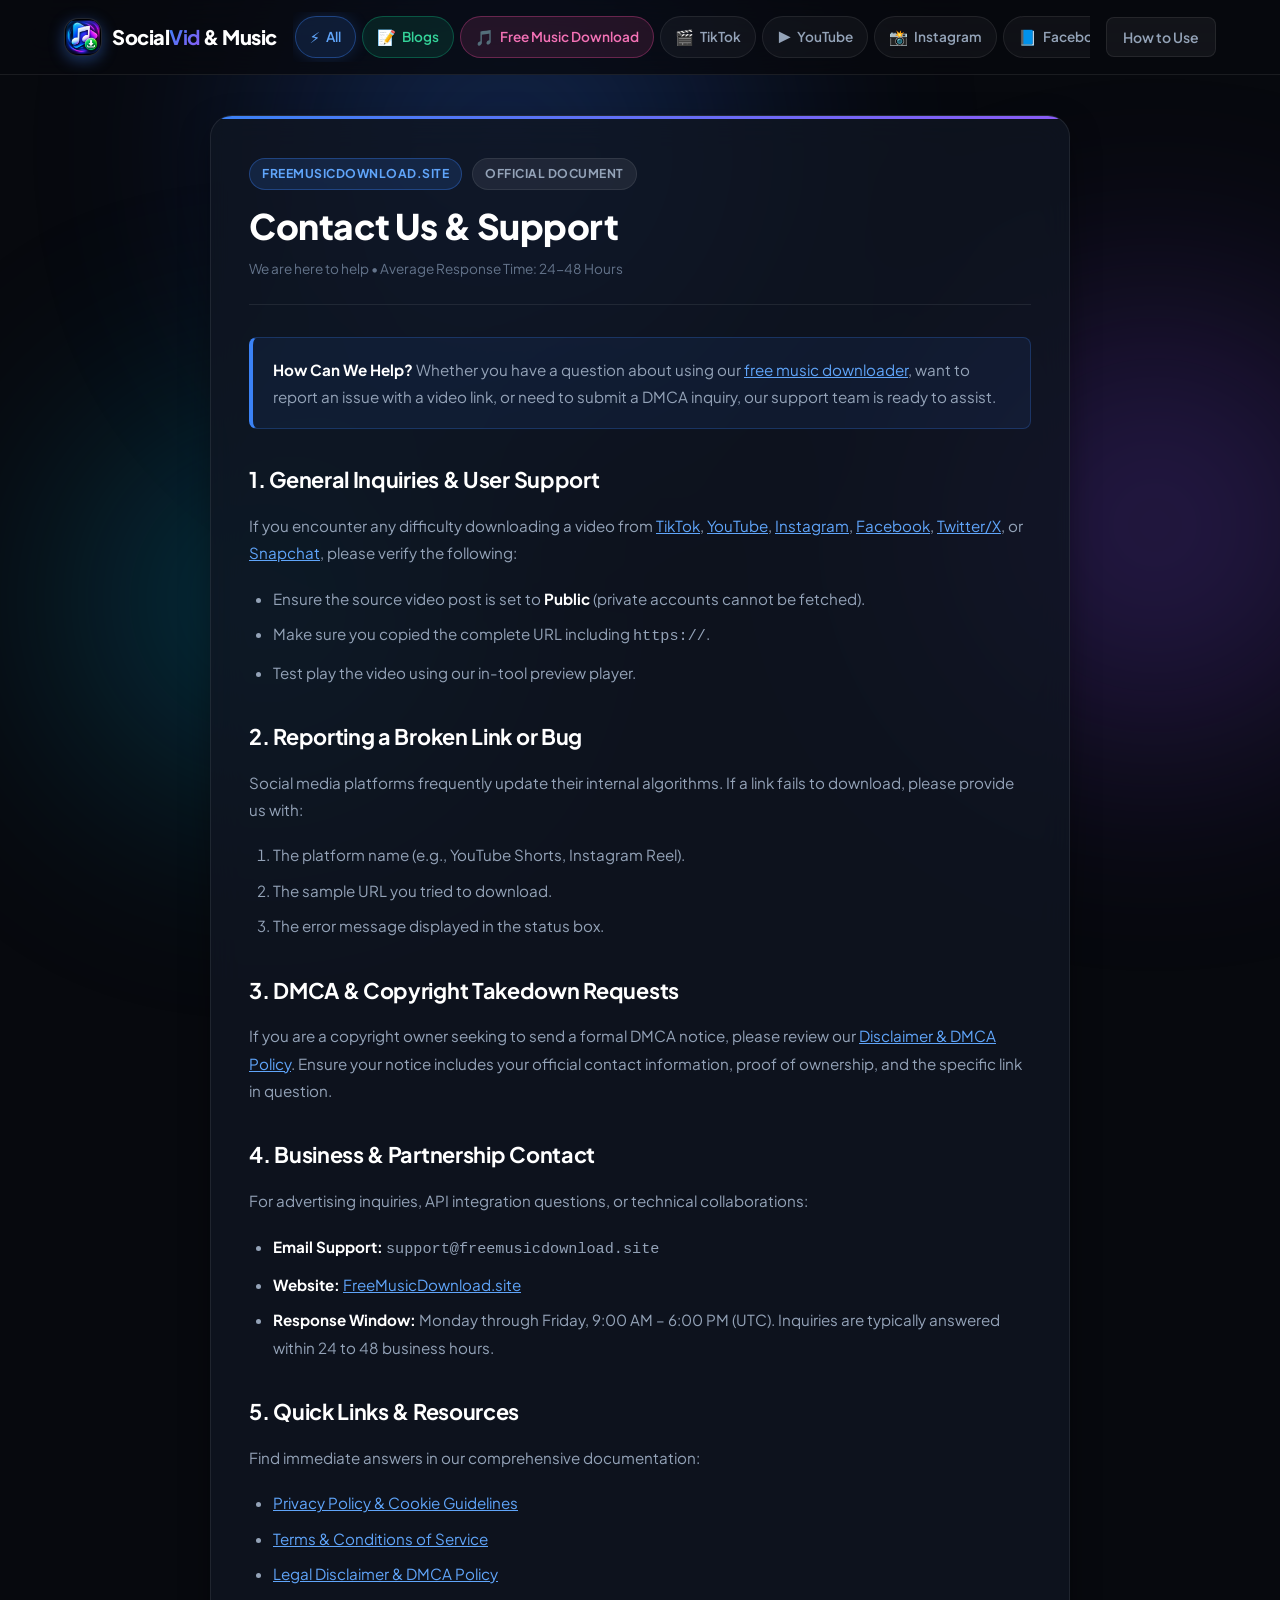
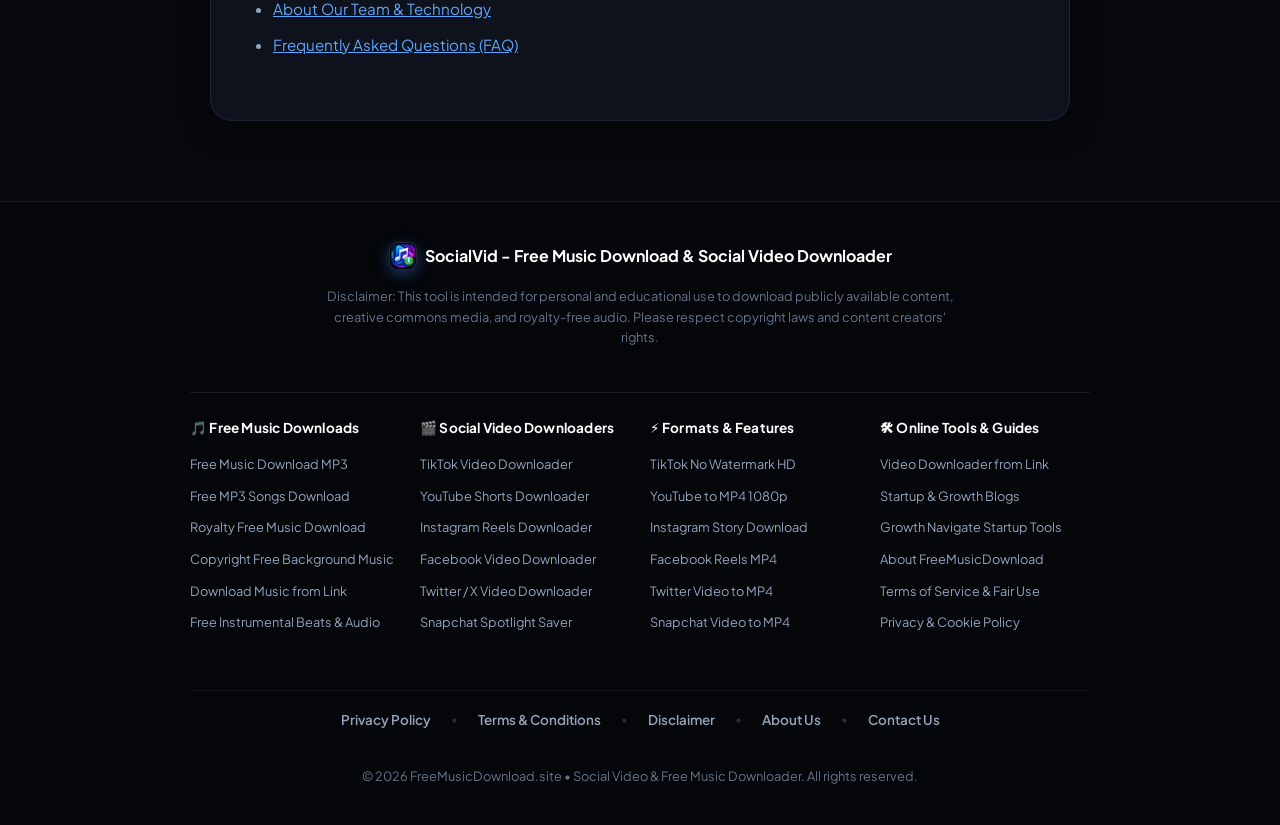
<file: contact.html>
<!DOCTYPE html>
<html lang="en">
<head>
  <meta charset="UTF-8">
  <meta name="viewport" content="width=device-width, initial-scale=1.0">
  <meta name="google-adsense-account" content="ca-pub-6684322530533110">
  <title>Contact Us & Support - FreeMusicDownload.site</title>
  
  <!-- Primary SEO Meta Tags -->
  <meta name="description" content="Contact FreeMusicDownload.site for customer support, bug reports, feature suggestions, and DMCA copyright inquiries. We respond within 24-48 hours.">
  <meta name="robots" content="index, follow">
  <meta name="author" content="FreeMusicDownload.site">
  <meta name="theme-color" content="#0b0f19">
  <link rel="canonical" href="https://freemusicdownload.site/contact.html">
  <!-- Favicon and App Icons (Google Search & Multi-device Optimized) -->
  <link rel="icon" type="image/x-icon" href="/favicon.ico">
  <link rel="icon" type="image/png" sizes="48x48" href="/images/favicon-48x48.png">
  <link rel="icon" type="image/png" sizes="96x96" href="/images/favicon-96x96.png">
  <link rel="icon" type="image/png" sizes="192x192" href="/images/icon-192.png">
  <link rel="shortcut icon" href="/favicon.ico">
  <link rel="apple-touch-icon" sizes="180x180" href="/images/apple-touch-icon.png">
  <link rel="manifest" href="/site.webmanifest">

  <!-- Open Graph / Facebook -->
  <meta property="og:type" content="website">
  <meta property="og:url" content="https://freemusicdownload.site/contact.html">
  <meta property="og:title" content="Contact Us & Support - FreeMusicDownload.site">
  <meta property="og:description" content="Contact FreeMusicDownload.site for customer support, bug reports, feature suggestions, and DMCA copyright inquiries. We respond within 24-48 hours.">
  <meta property="og:site_name" content="FreeMusicDownload.site">

  <!-- Twitter / X -->
  <meta name="twitter:card" content="summary_large_image">
  <meta name="twitter:url" content="https://freemusicdownload.site/contact.html">
  <meta name="twitter:title" content="Contact Us & Support - FreeMusicDownload.site">
  <meta name="twitter:description" content="Contact FreeMusicDownload.site for customer support, bug reports, feature suggestions, and DMCA copyright inquiries. We respond within 24-48 hours.">

  <!-- Google Fonts & Stylesheet -->
  <link rel="preconnect" href="https://fonts.googleapis.com">
  <link rel="preconnect" href="https://fonts.gstatic.com" crossorigin>
  <link href="https://fonts.googleapis.com/css2?family=Plus+Jakarta+Sans:wght@400;500;600;700;800&display=swap" rel="stylesheet">
  <link rel="stylesheet" href="style.css">
  <meta property="og:image" content="https://freemusicdownload.site/images/app-icon.png">
  <meta name="twitter:image" content="https://freemusicdownload.site/images/app-icon.png">
</head>
<body>

  <!-- Ambient Glowing Background Orbs -->
  <div class="glow-orb glow-1"></div>
  <div class="glow-orb glow-2"></div>
  <div class="glow-orb glow-3"></div>

  <!-- Top Glassmorphic Navbar -->
  <header class="navbar-wrapper">
    <nav class="navbar" aria-label="Main Navigation">
      <a href="index.html" class="nav-brand">
        <div class="brand-icon">
          <img src="images/app-icon.png" alt="FreeMusicDownload Logo" class="brand-logo-img">
        </div>
        <span class="brand-text">Social<strong>Vid</strong> & Music</span>
      </a>

      <!-- Platform Links in Navbar -->
      <div class="nav-platforms" id="navPlatforms">
        <a href="index.html" class="nav-platform-btn" data-platform="all" title="All Supported Platforms">
          <span class="platform-icon">⚡</span> All
        </a>
        <a href="blogs.html" class="nav-platform-btn" data-platform="blogs" title="Startup & Growth Blogs">
          <span class="platform-icon">📝</span> Blogs
        </a>
        <a href="index.html#home" class="nav-platform-btn highlight-music-btn" data-platform="music" title="Free Music Download - Just Paste Music Link">
          <span class="platform-icon">🎵</span> Free Music Download
        </a>
        <a href="tiktok.html" class="nav-platform-btn" data-platform="tiktok" title="TikTok Video Downloader">
          <span class="platform-icon">🎬</span> TikTok
        </a>
        <a href="youtube.html" class="nav-platform-btn" data-platform="youtube" title="YouTube Shorts Downloader">
          <span class="platform-icon">▶️</span> YouTube
        </a>
        <a href="instagram.html" class="nav-platform-btn" data-platform="instagram" title="Instagram Reel Downloader">
          <span class="platform-icon">📸</span> Instagram
        </a>
        <a href="facebook.html" class="nav-platform-btn" data-platform="facebook" title="Facebook Video Downloader">
          <span class="platform-icon">📘</span> Facebook
        </a>
        <a href="twitter.html" class="nav-platform-btn" data-platform="twitter" title="Twitter / X Video Downloader">
          <span class="platform-icon">✖️</span> Twitter/X
        </a>
        <a href="snapchat.html" class="nav-platform-btn" data-platform="snapchat" title="Snapchat Video Saver">
          <span class="platform-icon">👻</span> Snapchat
        </a>
      </div>

      <a href="index.html#how-it-works" class="nav-guide-link">How to Use</a>

      <!-- Mobile Top-Right Features Button -->
      <button type="button" class="mobile-menu-toggle" id="mobileMenuToggle" aria-label="Open Features and Platforms Menu" aria-expanded="false" aria-controls="mobileDrawer">
        <span class="mobile-toggle-icon-wrap">
          <svg class="mobile-toggle-icon" viewBox="0 0 24 24" fill="none" stroke="currentColor" stroke-width="2.2" stroke-linecap="round" stroke-linejoin="round">
            <rect x="3" y="3" width="7" height="7" rx="2"></rect>
            <rect x="14" y="3" width="7" height="7" rx="2"></rect>
            <rect x="14" y="14" width="7" height="7" rx="2"></rect>
            <rect x="3" y="14" width="7" height="7" rx="2"></rect>
          </svg>
        </span>
        <span class="mobile-toggle-text">Features</span>
      </button>
    </nav>
  </header>

  <!-- Mobile Features Navigation Drawer -->
  <div class="mobile-drawer-backdrop" id="mobileDrawerBackdrop" aria-hidden="true"></div>
  <aside class="mobile-drawer" id="mobileDrawer" role="dialog" aria-modal="true" aria-label="Supported Features Menu" aria-hidden="true">
    <div class="mobile-drawer-header">
      <div class="mobile-drawer-title-wrap">
        <span class="mobile-drawer-sparkle">⚡</span>
        <div>
          <h2 class="mobile-drawer-title">Features & Platforms</h2>
          <p class="mobile-drawer-subtitle">Select any platform to download</p>
        </div>
      </div>
      <button type="button" class="mobile-drawer-close" id="mobileDrawerClose" aria-label="Close menu">
        <svg viewBox="0 0 24 24" width="20" height="20" fill="none" stroke="currentColor" stroke-width="2.5" stroke-linecap="round" stroke-linejoin="round">
          <line x1="18" y1="6" x2="6" y2="18"></line>
          <line x1="6" y1="6" x2="18" y2="18"></line>
        </svg>
      </button>
    </div>

    <div class="mobile-drawer-body">
      <div class="mobile-section-label">Supported Platforms</div>
      <div class="mobile-features-list">
        <a href="index.html" class="mobile-feature-item" data-platform="all">
          <span class="feature-item-icon">⚡</span>
          <div class="feature-item-content">
            <div class="feature-item-title">All Supported Media</div>
            <div class="feature-item-sub">Music, Songs, YouTube, TikTok & Reels</div>
          </div>
          <span class="feature-item-indicator">Select</span>
        </a>

        <a href="blogs.html" class="mobile-feature-item" data-platform="blogs">
          <span class="feature-item-icon">📝</span>
          <div class="feature-item-content">
            <div class="feature-item-title">Startup & Growth Blogs <span class="feature-badge-hot">NEW</span></div>
            <div class="feature-item-sub">Growth Navigate Startup Tools & Guides</div>
          </div>
          <span class="feature-item-indicator">Select</span>
        </a>

        <a href="index.html#home" class="mobile-feature-item highlight-music" data-platform="music">
          <span class="feature-item-icon">🎵</span>
          <div class="feature-item-content">
            <div class="feature-item-title">Free Music Download <span class="feature-badge-hot">HOT</span></div>
            <div class="feature-item-sub">MP3 Songs, Audio, Beats & Background Music</div>
          </div>
          <span class="feature-item-indicator">Select</span>
        </a>

        <a href="tiktok.html" class="mobile-feature-item" data-platform="tiktok">
          <span class="feature-item-icon">🎬</span>
          <div class="feature-item-content">
            <div class="feature-item-title">TikTok Downloader</div>
            <div class="feature-item-sub">No watermark, HD MP4 video & audio</div>
          </div>
          <span class="feature-item-indicator">Select</span>
        </a>

        <a href="youtube.html" class="mobile-feature-item" data-platform="youtube">
          <span class="feature-item-icon">▶️</span>
          <div class="feature-item-content">
            <div class="feature-item-title">YouTube Shorts & Video</div>
            <div class="feature-item-sub">Shorts & full HD video downloader</div>
          </div>
          <span class="feature-item-indicator">Select</span>
        </a>

        <a href="instagram.html" class="mobile-feature-item" data-platform="instagram">
          <span class="feature-item-icon">📸</span>
          <div class="feature-item-content">
            <div class="feature-item-title">Instagram Reels & Story</div>
            <div class="feature-item-sub">Reels, stories, clips & post video</div>
          </div>
          <span class="feature-item-indicator">Select</span>
        </a>

        <a href="facebook.html" class="mobile-feature-item" data-platform="facebook">
          <span class="feature-item-icon">📘</span>
          <div class="feature-item-content">
            <div class="feature-item-title">Facebook Videos & Reels</div>
            <div class="feature-item-sub">Download public Facebook clips & reels</div>
          </div>
          <span class="feature-item-indicator">Select</span>
        </a>

        <a href="twitter.html" class="mobile-feature-item" data-platform="twitter">
          <span class="feature-item-icon">✖️</span>
          <div class="feature-item-content">
            <div class="feature-item-title">Twitter / X Downloader</div>
            <div class="feature-item-sub">Save videos & GIFs from Twitter/X</div>
          </div>
          <span class="feature-item-indicator">Select</span>
        </a>

        <a href="snapchat.html" class="mobile-feature-item" data-platform="snapchat">
          <span class="feature-item-icon">👻</span>
          <div class="feature-item-content">
            <div class="feature-item-title">Snapchat Spotlight</div>
            <div class="feature-item-sub">Spotlight clips & story downloads</div>
          </div>
          <span class="feature-item-indicator">Select</span>
        </a>
      </div>

      <div class="mobile-drawer-footer">
        <a href="index.html#how-it-works" class="mobile-drawer-link">
          <span>📖 How to Download</span>
          <span class="link-arrow">→</span>
        </a>
        <a href="index.html#faq" class="mobile-drawer-link">
          <span>❓ Frequently Asked Questions</span>
          <span class="link-arrow">→</span>
        </a>
      </div>
    </div>
  </aside>

  <!-- Main Legal / Info Container -->
  <main class="legal-container">
    <article class="legal-card">
      <header class="legal-header">
        <div class="legal-badge-row">
          <span class="article-pill accent">FreeMusicDownload.site</span>
          <span class="article-pill">Official Document</span>
        </div>
        <h1 class="legal-title">Contact Us & Support</h1>
        <div class="legal-meta">We are here to help • Average Response Time: 24-48 Hours</div>
      </header>

      <div class="legal-body">
        
          <div class="legal-highlight-box">
            <strong>How Can We Help?</strong> Whether you have a question about using our <a href="index.html">free music downloader</a>, want to report an issue with a video link, or need to submit a DMCA inquiry, our support team is ready to assist.
          </div>

          <h2>1. General Inquiries & User Support</h2>
          <p>
            If you encounter any difficulty downloading a video from <a href="tiktok.html">TikTok</a>, <a href="youtube.html">YouTube</a>, <a href="instagram.html">Instagram</a>, <a href="facebook.html">Facebook</a>, <a href="twitter.html">Twitter/X</a>, or <a href="snapchat.html">Snapchat</a>, please verify the following:
          </p>
          <ul>
            <li>Ensure the source video post is set to <strong>Public</strong> (private accounts cannot be fetched).</li>
            <li>Make sure you copied the complete URL including <code>https://</code>.</li>
            <li>Test play the video using our in-tool preview player.</li>
          </ul>

          <h2>2. Reporting a Broken Link or Bug</h2>
          <p>
            Social media platforms frequently update their internal algorithms. If a link fails to download, please provide us with:
          </p>
          <ol>
            <li>The platform name (e.g., YouTube Shorts, Instagram Reel).</li>
            <li>The sample URL you tried to download.</li>
            <li>The error message displayed in the status box.</li>
          </ol>

          <h2>3. DMCA & Copyright Takedown Requests</h2>
          <p>
            If you are a copyright owner seeking to send a formal DMCA notice, please review our <a href="disclaimer.html">Disclaimer & DMCA Policy</a>. Ensure your notice includes your official contact information, proof of ownership, and the specific link in question.
          </p>

          <h2>4. Business & Partnership Contact</h2>
          <p>
            For advertising inquiries, API integration questions, or technical collaborations:
          </p>
          <ul>
            <li><strong>Email Support:</strong> <code>support@freemusicdownload.site</code></li>
            <li><strong>Website:</strong> <a href="https://freemusicdownload.site/">FreeMusicDownload.site</a></li>
            <li><strong>Response Window:</strong> Monday through Friday, 9:00 AM – 6:00 PM (UTC). Inquiries are typically answered within 24 to 48 business hours.</li>
          </ul>

          <h2>5. Quick Links & Resources</h2>
          <p>
            Find immediate answers in our comprehensive documentation:
          </p>
          <ul>
            <li><a href="privacy-policy.html">Privacy Policy & Cookie Guidelines</a></li>
            <li><a href="terms-conditions.html">Terms & Conditions of Service</a></li>
            <li><a href="disclaimer.html">Legal Disclaimer & DMCA Policy</a></li>
            <li><a href="about-us.html">About Our Team & Technology</a></li>
            <li><a href="index.html#faq">Frequently Asked Questions (FAQ)</a></li>
          </ul>

      </div>
    </article>
  </main>

  <!-- Footer -->
  <footer class="site-footer">
    <div class="footer-content">
      <div class="footer-brand">
        <div class="brand-icon small">
          <img src="images/app-icon.png" alt="FreeMusicDownload Logo" class="brand-logo-img">
        </div>
        <span>SocialVid - Free Music Download & Social Video Downloader</span>
      </div>
      
      <p class="footer-disclaimer">
        Disclaimer: This tool is intended for personal and educational use to download publicly available content, creative commons media, and royalty-free audio. Please respect copyright laws and content creators' rights.
      </p>

      <!-- Multi-Column Keywords Grid with Active Internal Linking -->
      <div class="footer-keywords-section">
        <div class="footer-grid">
          <div class="footer-col">
            <div class="footer-col-title">🎵 Free Music Downloads</div>
            <ul class="footer-links-list">
              <li><a href="index.html" class="footer-keyword-link">Free Music Download MP3</a></li>
              <li><a href="index.html#home" class="footer-keyword-link">Free MP3 Songs Download</a></li>
              <li><a href="index.html#home" class="footer-keyword-link">Royalty Free Music Download</a></li>
              <li><a href="index.html#home" class="footer-keyword-link">Copyright Free Background Music</a></li>
              <li><a href="index.html#home" class="footer-keyword-link">Download Music from Link</a></li>
              <li><a href="index.html#home" class="footer-keyword-link">Free Instrumental Beats & Audio</a></li>
            </ul>
          </div>

          <div class="footer-col">
            <div class="footer-col-title">🎬 Social Video Downloaders</div>
            <ul class="footer-links-list">
              <li><a href="tiktok.html" class="footer-keyword-link">TikTok Video Downloader</a></li>
              <li><a href="youtube.html" class="footer-keyword-link">YouTube Shorts Downloader</a></li>
              <li><a href="instagram.html" class="footer-keyword-link">Instagram Reels Downloader</a></li>
              <li><a href="facebook.html" class="footer-keyword-link">Facebook Video Downloader</a></li>
              <li><a href="twitter.html" class="footer-keyword-link">Twitter / X Video Downloader</a></li>
              <li><a href="snapchat.html" class="footer-keyword-link">Snapchat Spotlight Saver</a></li>
            </ul>
          </div>

          <div class="footer-col">
            <div class="footer-col-title">⚡ Formats & Features</div>
            <ul class="footer-links-list">
              <li><a href="tiktok.html" class="footer-keyword-link">TikTok No Watermark HD</a></li>
              <li><a href="youtube.html" class="footer-keyword-link">YouTube to MP4 1080p</a></li>
              <li><a href="instagram.html" class="footer-keyword-link">Instagram Story Download</a></li>
              <li><a href="facebook.html" class="footer-keyword-link">Facebook Reels MP4</a></li>
              <li><a href="twitter.html" class="footer-keyword-link">Twitter Video to MP4</a></li>
              <li><a href="snapchat.html" class="footer-keyword-link">Snapchat Video to MP4</a></li>
            </ul>
          </div>

                    <div class="footer-col">
            <div class="footer-col-title">🛠 Online Tools & Guides</div>
            <ul class="footer-links-list">
              <li><a href="index.html#how-it-works" class="footer-keyword-link">Video Downloader from Link</a></li>
              <li><a href="blogs.html" class="footer-keyword-link">Startup & Growth Blogs</a></li>
              <li><a href="growth-navigate-startup-tools.html" class="footer-keyword-link">Growth Navigate Startup Tools</a></li>
              <li><a href="about-us.html" class="footer-keyword-link">About FreeMusicDownload</a></li>
              <li><a href="terms-conditions.html" class="footer-keyword-link">Terms of Service & Fair Use</a></li>
              <li><a href="privacy-policy.html" class="footer-keyword-link">Privacy & Cookie Policy</a></li>
            </ul>
          </div>
        </div>
      </div>

      <!-- Bottom 5-Word Legal & Info Navigation Row -->
      <div class="footer-legal-row">
        <a href="privacy-policy.html" class="footer-legal-link">Privacy Policy</a>
        <span class="footer-legal-divider">•</span>
        <a href="terms-conditions.html" class="footer-legal-link">Terms & Conditions</a>
        <span class="footer-legal-divider">•</span>
        <a href="disclaimer.html" class="footer-legal-link">Disclaimer</a>
        <span class="footer-legal-divider">•</span>
        <a href="about-us.html" class="footer-legal-link">About Us</a>
        <span class="footer-legal-divider">•</span>
        <a href="contact.html" class="footer-legal-link">Contact Us</a>
      </div>
      
      <div class="footer-copy">
        © 2026 FreeMusicDownload.site • Social Video & Free Music Downloader. All rights reserved.
      </div>
    </div>
  </footer>

  <script src="app.js"></script>
</body>
</html>
</file>
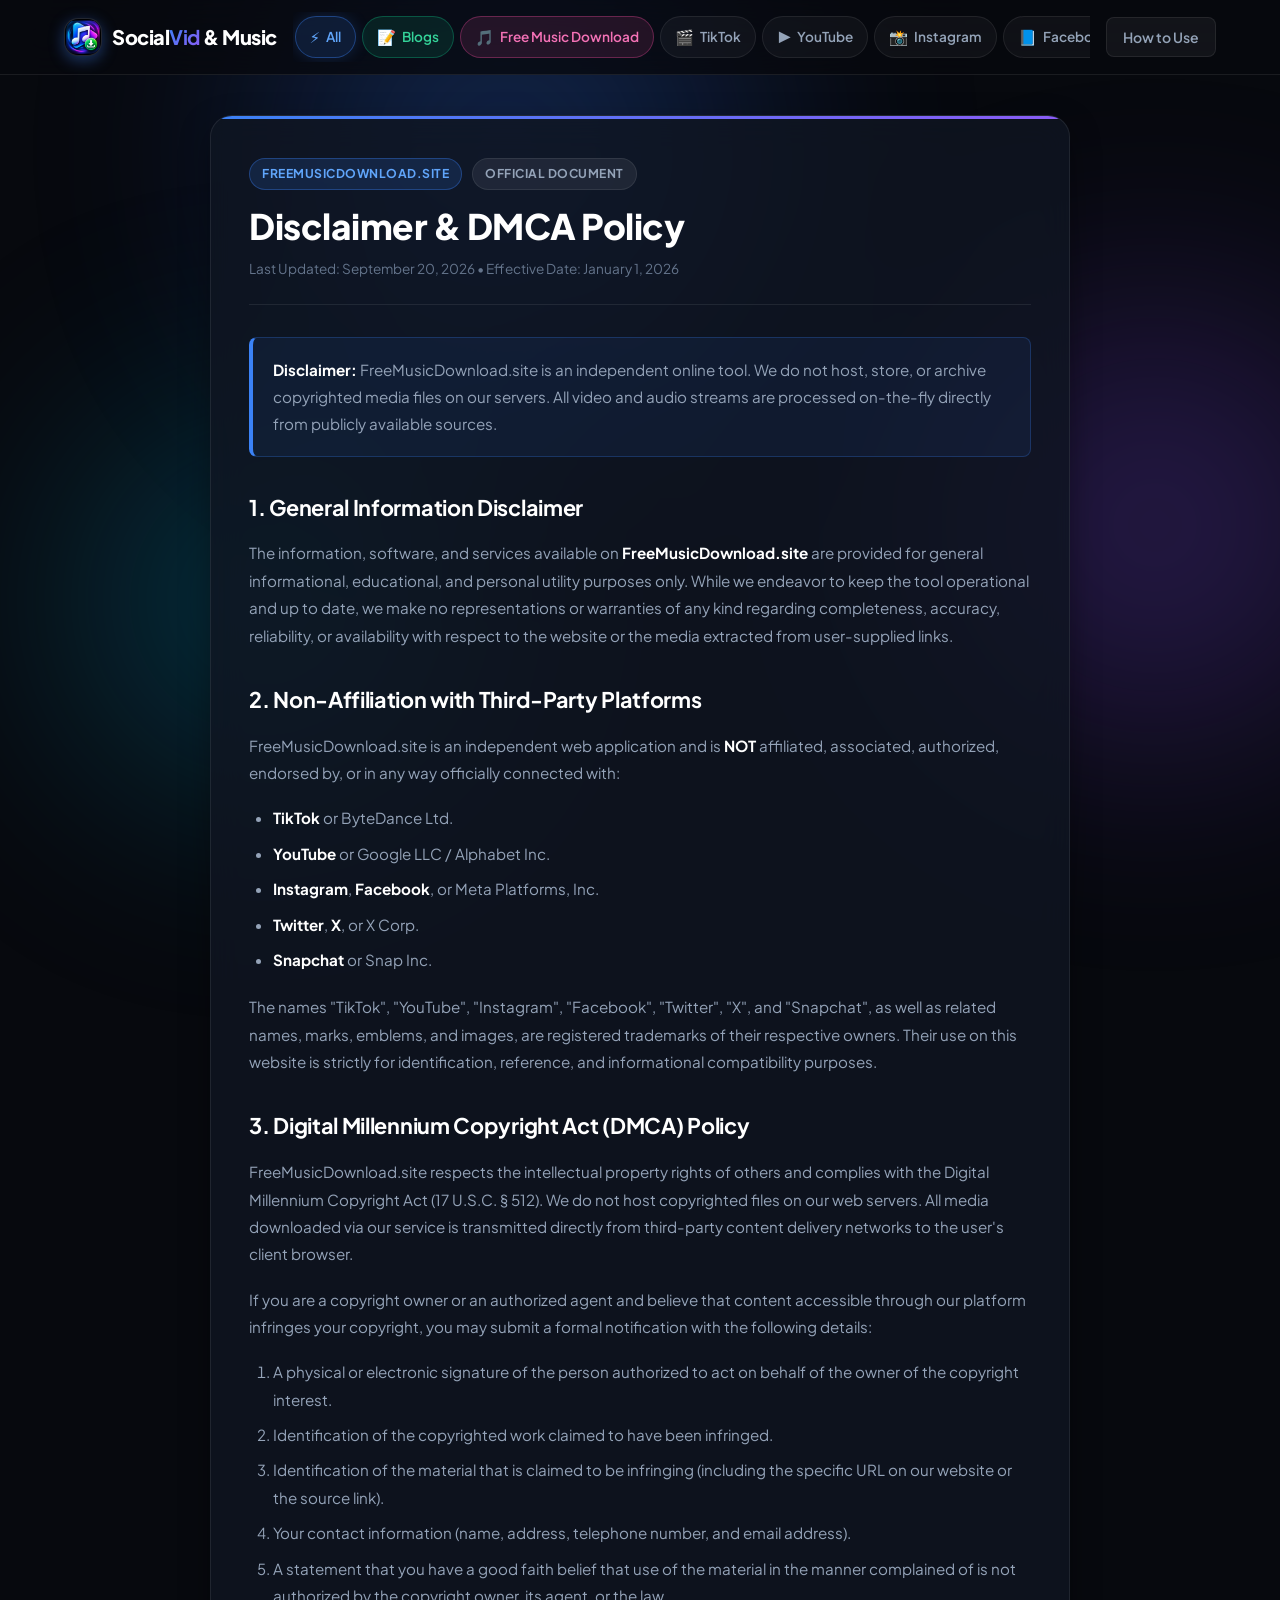
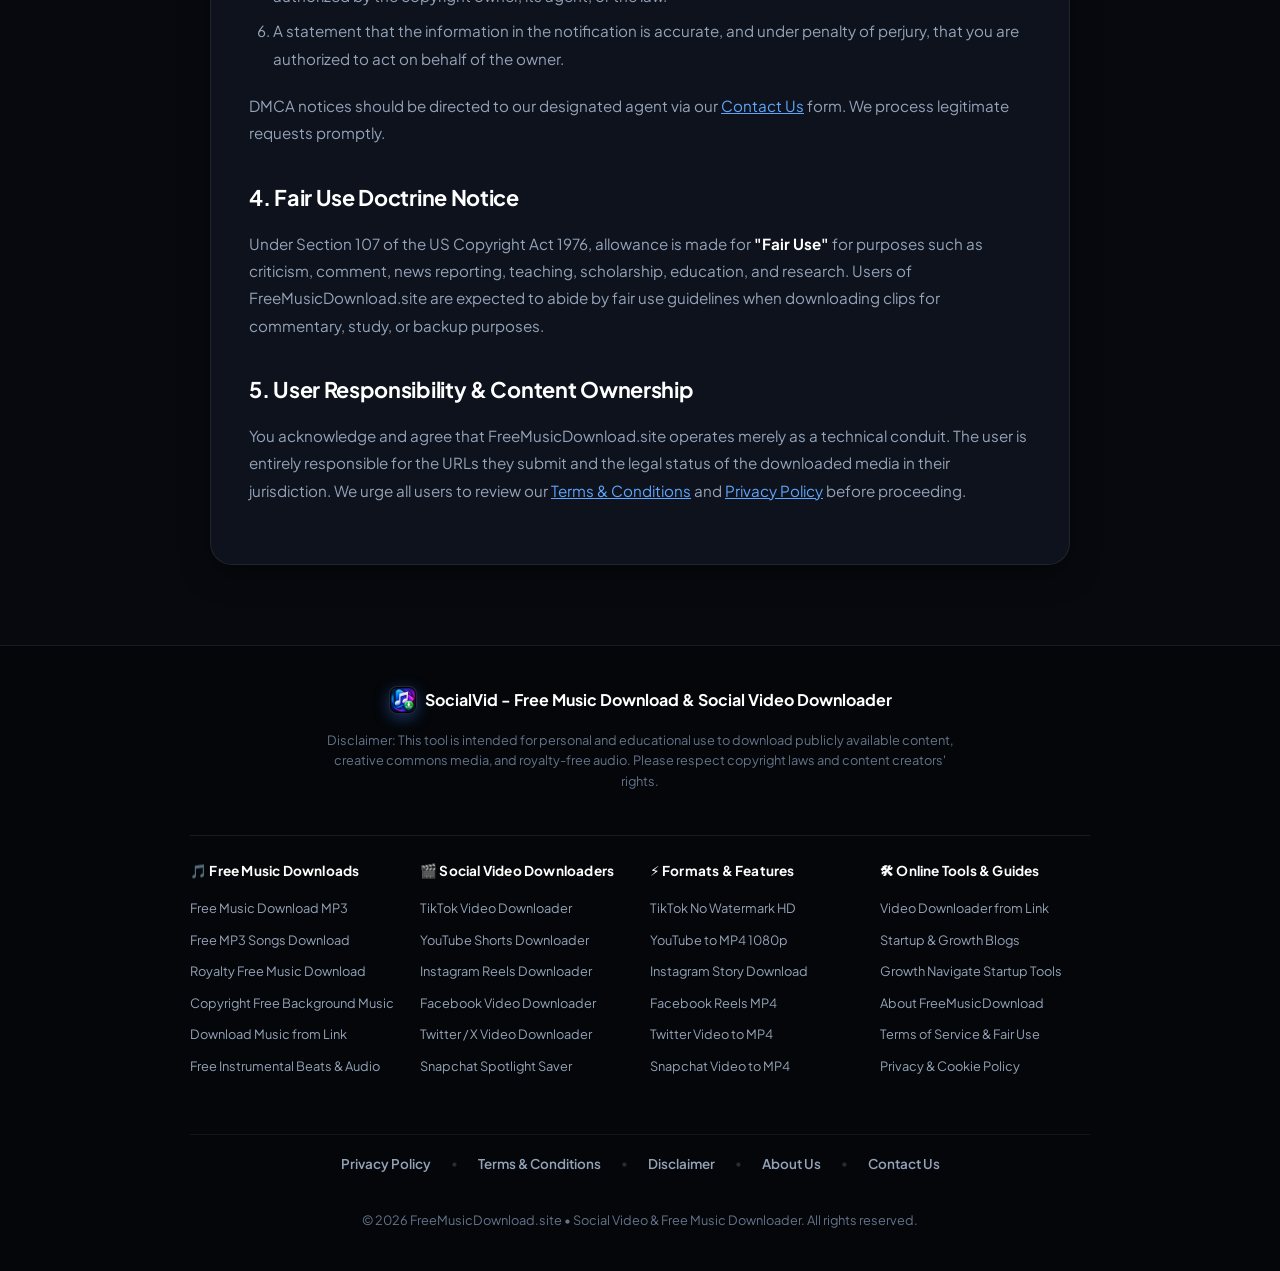
<file: disclaimer.html>
<!DOCTYPE html>
<html lang="en">
<head>
  <meta charset="UTF-8">
  <meta name="viewport" content="width=device-width, initial-scale=1.0">
  <meta name="google-adsense-account" content="ca-pub-6684322530533110">
  <title>Disclaimer & DMCA Notice - FreeMusicDownload.site</title>
  
  <!-- Primary SEO Meta Tags -->
  <meta name="description" content="Disclaimer and DMCA Policy for FreeMusicDownload.site. Learn about our non-affiliation with third-party platforms, copyright policies, and DMCA takedown procedures.">
  <meta name="robots" content="index, follow">
  <meta name="author" content="FreeMusicDownload.site">
  <meta name="theme-color" content="#0b0f19">
  <link rel="canonical" href="https://freemusicdownload.site/disclaimer.html">
  <!-- Favicon and App Icons (Google Search & Multi-device Optimized) -->
  <link rel="icon" type="image/x-icon" href="/favicon.ico">
  <link rel="icon" type="image/png" sizes="48x48" href="/images/favicon-48x48.png">
  <link rel="icon" type="image/png" sizes="96x96" href="/images/favicon-96x96.png">
  <link rel="icon" type="image/png" sizes="192x192" href="/images/icon-192.png">
  <link rel="shortcut icon" href="/favicon.ico">
  <link rel="apple-touch-icon" sizes="180x180" href="/images/apple-touch-icon.png">
  <link rel="manifest" href="/site.webmanifest">

  <!-- Open Graph / Facebook -->
  <meta property="og:type" content="website">
  <meta property="og:url" content="https://freemusicdownload.site/disclaimer.html">
  <meta property="og:title" content="Disclaimer & DMCA Notice - FreeMusicDownload.site">
  <meta property="og:description" content="Disclaimer and DMCA Policy for FreeMusicDownload.site. Learn about our non-affiliation with third-party platforms, copyright policies, and DMCA takedown procedures.">
  <meta property="og:site_name" content="FreeMusicDownload.site">

  <!-- Twitter / X -->
  <meta name="twitter:card" content="summary_large_image">
  <meta name="twitter:url" content="https://freemusicdownload.site/disclaimer.html">
  <meta name="twitter:title" content="Disclaimer & DMCA Notice - FreeMusicDownload.site">
  <meta name="twitter:description" content="Disclaimer and DMCA Policy for FreeMusicDownload.site. Learn about our non-affiliation with third-party platforms, copyright policies, and DMCA takedown procedures.">

  <!-- Google Fonts & Stylesheet -->
  <link rel="preconnect" href="https://fonts.googleapis.com">
  <link rel="preconnect" href="https://fonts.gstatic.com" crossorigin>
  <link href="https://fonts.googleapis.com/css2?family=Plus+Jakarta+Sans:wght@400;500;600;700;800&display=swap" rel="stylesheet">
  <link rel="stylesheet" href="style.css">
  <meta property="og:image" content="https://freemusicdownload.site/images/app-icon.png">
  <meta name="twitter:image" content="https://freemusicdownload.site/images/app-icon.png">
</head>
<body>

  <!-- Ambient Glowing Background Orbs -->
  <div class="glow-orb glow-1"></div>
  <div class="glow-orb glow-2"></div>
  <div class="glow-orb glow-3"></div>

  <!-- Top Glassmorphic Navbar -->
  <header class="navbar-wrapper">
    <nav class="navbar" aria-label="Main Navigation">
      <a href="index.html" class="nav-brand">
        <div class="brand-icon">
          <img src="images/app-icon.png" alt="FreeMusicDownload Logo" class="brand-logo-img">
        </div>
        <span class="brand-text">Social<strong>Vid</strong> & Music</span>
      </a>

      <!-- Platform Links in Navbar -->
      <div class="nav-platforms" id="navPlatforms">
        <a href="index.html" class="nav-platform-btn" data-platform="all" title="All Supported Platforms">
          <span class="platform-icon">⚡</span> All
        </a>
        <a href="blogs.html" class="nav-platform-btn" data-platform="blogs" title="Startup & Growth Blogs">
          <span class="platform-icon">📝</span> Blogs
        </a>
        <a href="index.html#home" class="nav-platform-btn highlight-music-btn" data-platform="music" title="Free Music Download - Just Paste Music Link">
          <span class="platform-icon">🎵</span> Free Music Download
        </a>
        <a href="tiktok.html" class="nav-platform-btn" data-platform="tiktok" title="TikTok Video Downloader">
          <span class="platform-icon">🎬</span> TikTok
        </a>
        <a href="youtube.html" class="nav-platform-btn" data-platform="youtube" title="YouTube Shorts Downloader">
          <span class="platform-icon">▶️</span> YouTube
        </a>
        <a href="instagram.html" class="nav-platform-btn" data-platform="instagram" title="Instagram Reel Downloader">
          <span class="platform-icon">📸</span> Instagram
        </a>
        <a href="facebook.html" class="nav-platform-btn" data-platform="facebook" title="Facebook Video Downloader">
          <span class="platform-icon">📘</span> Facebook
        </a>
        <a href="twitter.html" class="nav-platform-btn" data-platform="twitter" title="Twitter / X Video Downloader">
          <span class="platform-icon">✖️</span> Twitter/X
        </a>
        <a href="snapchat.html" class="nav-platform-btn" data-platform="snapchat" title="Snapchat Video Saver">
          <span class="platform-icon">👻</span> Snapchat
        </a>
      </div>

      <a href="index.html#how-it-works" class="nav-guide-link">How to Use</a>

      <!-- Mobile Top-Right Features Button -->
      <button type="button" class="mobile-menu-toggle" id="mobileMenuToggle" aria-label="Open Features and Platforms Menu" aria-expanded="false" aria-controls="mobileDrawer">
        <span class="mobile-toggle-icon-wrap">
          <svg class="mobile-toggle-icon" viewBox="0 0 24 24" fill="none" stroke="currentColor" stroke-width="2.2" stroke-linecap="round" stroke-linejoin="round">
            <rect x="3" y="3" width="7" height="7" rx="2"></rect>
            <rect x="14" y="3" width="7" height="7" rx="2"></rect>
            <rect x="14" y="14" width="7" height="7" rx="2"></rect>
            <rect x="3" y="14" width="7" height="7" rx="2"></rect>
          </svg>
        </span>
        <span class="mobile-toggle-text">Features</span>
      </button>
    </nav>
  </header>

  <!-- Mobile Features Navigation Drawer -->
  <div class="mobile-drawer-backdrop" id="mobileDrawerBackdrop" aria-hidden="true"></div>
  <aside class="mobile-drawer" id="mobileDrawer" role="dialog" aria-modal="true" aria-label="Supported Features Menu" aria-hidden="true">
    <div class="mobile-drawer-header">
      <div class="mobile-drawer-title-wrap">
        <span class="mobile-drawer-sparkle">⚡</span>
        <div>
          <h2 class="mobile-drawer-title">Features & Platforms</h2>
          <p class="mobile-drawer-subtitle">Select any platform to download</p>
        </div>
      </div>
      <button type="button" class="mobile-drawer-close" id="mobileDrawerClose" aria-label="Close menu">
        <svg viewBox="0 0 24 24" width="20" height="20" fill="none" stroke="currentColor" stroke-width="2.5" stroke-linecap="round" stroke-linejoin="round">
          <line x1="18" y1="6" x2="6" y2="18"></line>
          <line x1="6" y1="6" x2="18" y2="18"></line>
        </svg>
      </button>
    </div>

    <div class="mobile-drawer-body">
      <div class="mobile-section-label">Supported Platforms</div>
      <div class="mobile-features-list">
        <a href="index.html" class="mobile-feature-item" data-platform="all">
          <span class="feature-item-icon">⚡</span>
          <div class="feature-item-content">
            <div class="feature-item-title">All Supported Media</div>
            <div class="feature-item-sub">Music, Songs, YouTube, TikTok & Reels</div>
          </div>
          <span class="feature-item-indicator">Select</span>
        </a>

        <a href="blogs.html" class="mobile-feature-item" data-platform="blogs">
          <span class="feature-item-icon">📝</span>
          <div class="feature-item-content">
            <div class="feature-item-title">Startup & Growth Blogs <span class="feature-badge-hot">NEW</span></div>
            <div class="feature-item-sub">Growth Navigate Startup Tools & Guides</div>
          </div>
          <span class="feature-item-indicator">Select</span>
        </a>

        <a href="index.html#home" class="mobile-feature-item highlight-music" data-platform="music">
          <span class="feature-item-icon">🎵</span>
          <div class="feature-item-content">
            <div class="feature-item-title">Free Music Download <span class="feature-badge-hot">HOT</span></div>
            <div class="feature-item-sub">MP3 Songs, Audio, Beats & Background Music</div>
          </div>
          <span class="feature-item-indicator">Select</span>
        </a>

        <a href="tiktok.html" class="mobile-feature-item" data-platform="tiktok">
          <span class="feature-item-icon">🎬</span>
          <div class="feature-item-content">
            <div class="feature-item-title">TikTok Downloader</div>
            <div class="feature-item-sub">No watermark, HD MP4 video & audio</div>
          </div>
          <span class="feature-item-indicator">Select</span>
        </a>

        <a href="youtube.html" class="mobile-feature-item" data-platform="youtube">
          <span class="feature-item-icon">▶️</span>
          <div class="feature-item-content">
            <div class="feature-item-title">YouTube Shorts & Video</div>
            <div class="feature-item-sub">Shorts & full HD video downloader</div>
          </div>
          <span class="feature-item-indicator">Select</span>
        </a>

        <a href="instagram.html" class="mobile-feature-item" data-platform="instagram">
          <span class="feature-item-icon">📸</span>
          <div class="feature-item-content">
            <div class="feature-item-title">Instagram Reels & Story</div>
            <div class="feature-item-sub">Reels, stories, clips & post video</div>
          </div>
          <span class="feature-item-indicator">Select</span>
        </a>

        <a href="facebook.html" class="mobile-feature-item" data-platform="facebook">
          <span class="feature-item-icon">📘</span>
          <div class="feature-item-content">
            <div class="feature-item-title">Facebook Videos & Reels</div>
            <div class="feature-item-sub">Download public Facebook clips & reels</div>
          </div>
          <span class="feature-item-indicator">Select</span>
        </a>

        <a href="twitter.html" class="mobile-feature-item" data-platform="twitter">
          <span class="feature-item-icon">✖️</span>
          <div class="feature-item-content">
            <div class="feature-item-title">Twitter / X Downloader</div>
            <div class="feature-item-sub">Save videos & GIFs from Twitter/X</div>
          </div>
          <span class="feature-item-indicator">Select</span>
        </a>

        <a href="snapchat.html" class="mobile-feature-item" data-platform="snapchat">
          <span class="feature-item-icon">👻</span>
          <div class="feature-item-content">
            <div class="feature-item-title">Snapchat Spotlight</div>
            <div class="feature-item-sub">Spotlight clips & story downloads</div>
          </div>
          <span class="feature-item-indicator">Select</span>
        </a>
      </div>

      <div class="mobile-drawer-footer">
        <a href="index.html#how-it-works" class="mobile-drawer-link">
          <span>📖 How to Download</span>
          <span class="link-arrow">→</span>
        </a>
        <a href="index.html#faq" class="mobile-drawer-link">
          <span>❓ Frequently Asked Questions</span>
          <span class="link-arrow">→</span>
        </a>
      </div>
    </div>
  </aside>

  <!-- Main Legal / Info Container -->
  <main class="legal-container">
    <article class="legal-card">
      <header class="legal-header">
        <div class="legal-badge-row">
          <span class="article-pill accent">FreeMusicDownload.site</span>
          <span class="article-pill">Official Document</span>
        </div>
        <h1 class="legal-title">Disclaimer & DMCA Policy</h1>
        <div class="legal-meta">Last Updated: September 20, 2026 • Effective Date: January 1, 2026</div>
      </header>

      <div class="legal-body">
        
          <div class="legal-highlight-box">
            <strong>Disclaimer:</strong> FreeMusicDownload.site is an independent online tool. We do not host, store, or archive copyrighted media files on our servers. All video and audio streams are processed on-the-fly directly from publicly available sources.
          </div>

          <h2>1. General Information Disclaimer</h2>
          <p>
            The information, software, and services available on <strong>FreeMusicDownload.site</strong> are provided for general informational, educational, and personal utility purposes only. While we endeavor to keep the tool operational and up to date, we make no representations or warranties of any kind regarding completeness, accuracy, reliability, or availability with respect to the website or the media extracted from user-supplied links.
          </p>

          <h2>2. Non-Affiliation with Third-Party Platforms</h2>
          <p>
            FreeMusicDownload.site is an independent web application and is <strong>NOT</strong> affiliated, associated, authorized, endorsed by, or in any way officially connected with:
          </p>
          <ul>
            <li><strong>TikTok</strong> or ByteDance Ltd.</li>
            <li><strong>YouTube</strong> or Google LLC / Alphabet Inc.</li>
            <li><strong>Instagram</strong>, <strong>Facebook</strong>, or Meta Platforms, Inc.</li>
            <li><strong>Twitter</strong>, <strong>X</strong>, or X Corp.</li>
            <li><strong>Snapchat</strong> or Snap Inc.</li>
          </ul>
          <p>
            The names "TikTok", "YouTube", "Instagram", "Facebook", "Twitter", "X", and "Snapchat", as well as related names, marks, emblems, and images, are registered trademarks of their respective owners. Their use on this website is strictly for identification, reference, and informational compatibility purposes.
          </p>

          <h2>3. Digital Millennium Copyright Act (DMCA) Policy</h2>
          <p>
            FreeMusicDownload.site respects the intellectual property rights of others and complies with the Digital Millennium Copyright Act (17 U.S.C. § 512). We do not host copyrighted files on our web servers. All media downloaded via our service is transmitted directly from third-party content delivery networks to the user's client browser.
          </p>
          <p>
            If you are a copyright owner or an authorized agent and believe that content accessible through our platform infringes your copyright, you may submit a formal notification with the following details:
          </p>
          <ol>
            <li>A physical or electronic signature of the person authorized to act on behalf of the owner of the copyright interest.</li>
            <li>Identification of the copyrighted work claimed to have been infringed.</li>
            <li>Identification of the material that is claimed to be infringing (including the specific URL on our website or the source link).</li>
            <li>Your contact information (name, address, telephone number, and email address).</li>
            <li>A statement that you have a good faith belief that use of the material in the manner complained of is not authorized by the copyright owner, its agent, or the law.</li>
            <li>A statement that the information in the notification is accurate, and under penalty of perjury, that you are authorized to act on behalf of the owner.</li>
          </ol>
          <p>
            DMCA notices should be directed to our designated agent via our <a href="contact.html">Contact Us</a> form. We process legitimate requests promptly.
          </p>

          <h2>4. Fair Use Doctrine Notice</h2>
          <p>
            Under Section 107 of the US Copyright Act 1976, allowance is made for <strong>"Fair Use"</strong> for purposes such as criticism, comment, news reporting, teaching, scholarship, education, and research. Users of FreeMusicDownload.site are expected to abide by fair use guidelines when downloading clips for commentary, study, or backup purposes.
          </p>

          <h2>5. User Responsibility & Content Ownership</h2>
          <p>
            You acknowledge and agree that FreeMusicDownload.site operates merely as a technical conduit. The user is entirely responsible for the URLs they submit and the legal status of the downloaded media in their jurisdiction. We urge all users to review our <a href="terms-conditions.html">Terms & Conditions</a> and <a href="privacy-policy.html">Privacy Policy</a> before proceeding.
          </p>

      </div>
    </article>
  </main>

  <!-- Footer -->
  <footer class="site-footer">
    <div class="footer-content">
      <div class="footer-brand">
        <div class="brand-icon small">
          <img src="images/app-icon.png" alt="FreeMusicDownload Logo" class="brand-logo-img">
        </div>
        <span>SocialVid - Free Music Download & Social Video Downloader</span>
      </div>
      
      <p class="footer-disclaimer">
        Disclaimer: This tool is intended for personal and educational use to download publicly available content, creative commons media, and royalty-free audio. Please respect copyright laws and content creators' rights.
      </p>

      <!-- Multi-Column Keywords Grid with Active Internal Linking -->
      <div class="footer-keywords-section">
        <div class="footer-grid">
          <div class="footer-col">
            <div class="footer-col-title">🎵 Free Music Downloads</div>
            <ul class="footer-links-list">
              <li><a href="index.html" class="footer-keyword-link">Free Music Download MP3</a></li>
              <li><a href="index.html#home" class="footer-keyword-link">Free MP3 Songs Download</a></li>
              <li><a href="index.html#home" class="footer-keyword-link">Royalty Free Music Download</a></li>
              <li><a href="index.html#home" class="footer-keyword-link">Copyright Free Background Music</a></li>
              <li><a href="index.html#home" class="footer-keyword-link">Download Music from Link</a></li>
              <li><a href="index.html#home" class="footer-keyword-link">Free Instrumental Beats & Audio</a></li>
            </ul>
          </div>

          <div class="footer-col">
            <div class="footer-col-title">🎬 Social Video Downloaders</div>
            <ul class="footer-links-list">
              <li><a href="tiktok.html" class="footer-keyword-link">TikTok Video Downloader</a></li>
              <li><a href="youtube.html" class="footer-keyword-link">YouTube Shorts Downloader</a></li>
              <li><a href="instagram.html" class="footer-keyword-link">Instagram Reels Downloader</a></li>
              <li><a href="facebook.html" class="footer-keyword-link">Facebook Video Downloader</a></li>
              <li><a href="twitter.html" class="footer-keyword-link">Twitter / X Video Downloader</a></li>
              <li><a href="snapchat.html" class="footer-keyword-link">Snapchat Spotlight Saver</a></li>
            </ul>
          </div>

          <div class="footer-col">
            <div class="footer-col-title">⚡ Formats & Features</div>
            <ul class="footer-links-list">
              <li><a href="tiktok.html" class="footer-keyword-link">TikTok No Watermark HD</a></li>
              <li><a href="youtube.html" class="footer-keyword-link">YouTube to MP4 1080p</a></li>
              <li><a href="instagram.html" class="footer-keyword-link">Instagram Story Download</a></li>
              <li><a href="facebook.html" class="footer-keyword-link">Facebook Reels MP4</a></li>
              <li><a href="twitter.html" class="footer-keyword-link">Twitter Video to MP4</a></li>
              <li><a href="snapchat.html" class="footer-keyword-link">Snapchat Video to MP4</a></li>
            </ul>
          </div>

                    <div class="footer-col">
            <div class="footer-col-title">🛠 Online Tools & Guides</div>
            <ul class="footer-links-list">
              <li><a href="index.html#how-it-works" class="footer-keyword-link">Video Downloader from Link</a></li>
              <li><a href="blogs.html" class="footer-keyword-link">Startup & Growth Blogs</a></li>
              <li><a href="growth-navigate-startup-tools.html" class="footer-keyword-link">Growth Navigate Startup Tools</a></li>
              <li><a href="about-us.html" class="footer-keyword-link">About FreeMusicDownload</a></li>
              <li><a href="terms-conditions.html" class="footer-keyword-link">Terms of Service & Fair Use</a></li>
              <li><a href="privacy-policy.html" class="footer-keyword-link">Privacy & Cookie Policy</a></li>
            </ul>
          </div>
        </div>
      </div>

      <!-- Bottom 5-Word Legal & Info Navigation Row -->
      <div class="footer-legal-row">
        <a href="privacy-policy.html" class="footer-legal-link">Privacy Policy</a>
        <span class="footer-legal-divider">•</span>
        <a href="terms-conditions.html" class="footer-legal-link">Terms & Conditions</a>
        <span class="footer-legal-divider">•</span>
        <a href="disclaimer.html" class="footer-legal-link">Disclaimer</a>
        <span class="footer-legal-divider">•</span>
        <a href="about-us.html" class="footer-legal-link">About Us</a>
        <span class="footer-legal-divider">•</span>
        <a href="contact.html" class="footer-legal-link">Contact Us</a>
      </div>
      
      <div class="footer-copy">
        © 2026 FreeMusicDownload.site • Social Video & Free Music Downloader. All rights reserved.
      </div>
    </div>
  </footer>

  <script src="app.js"></script>
</body>
</html>
</file>
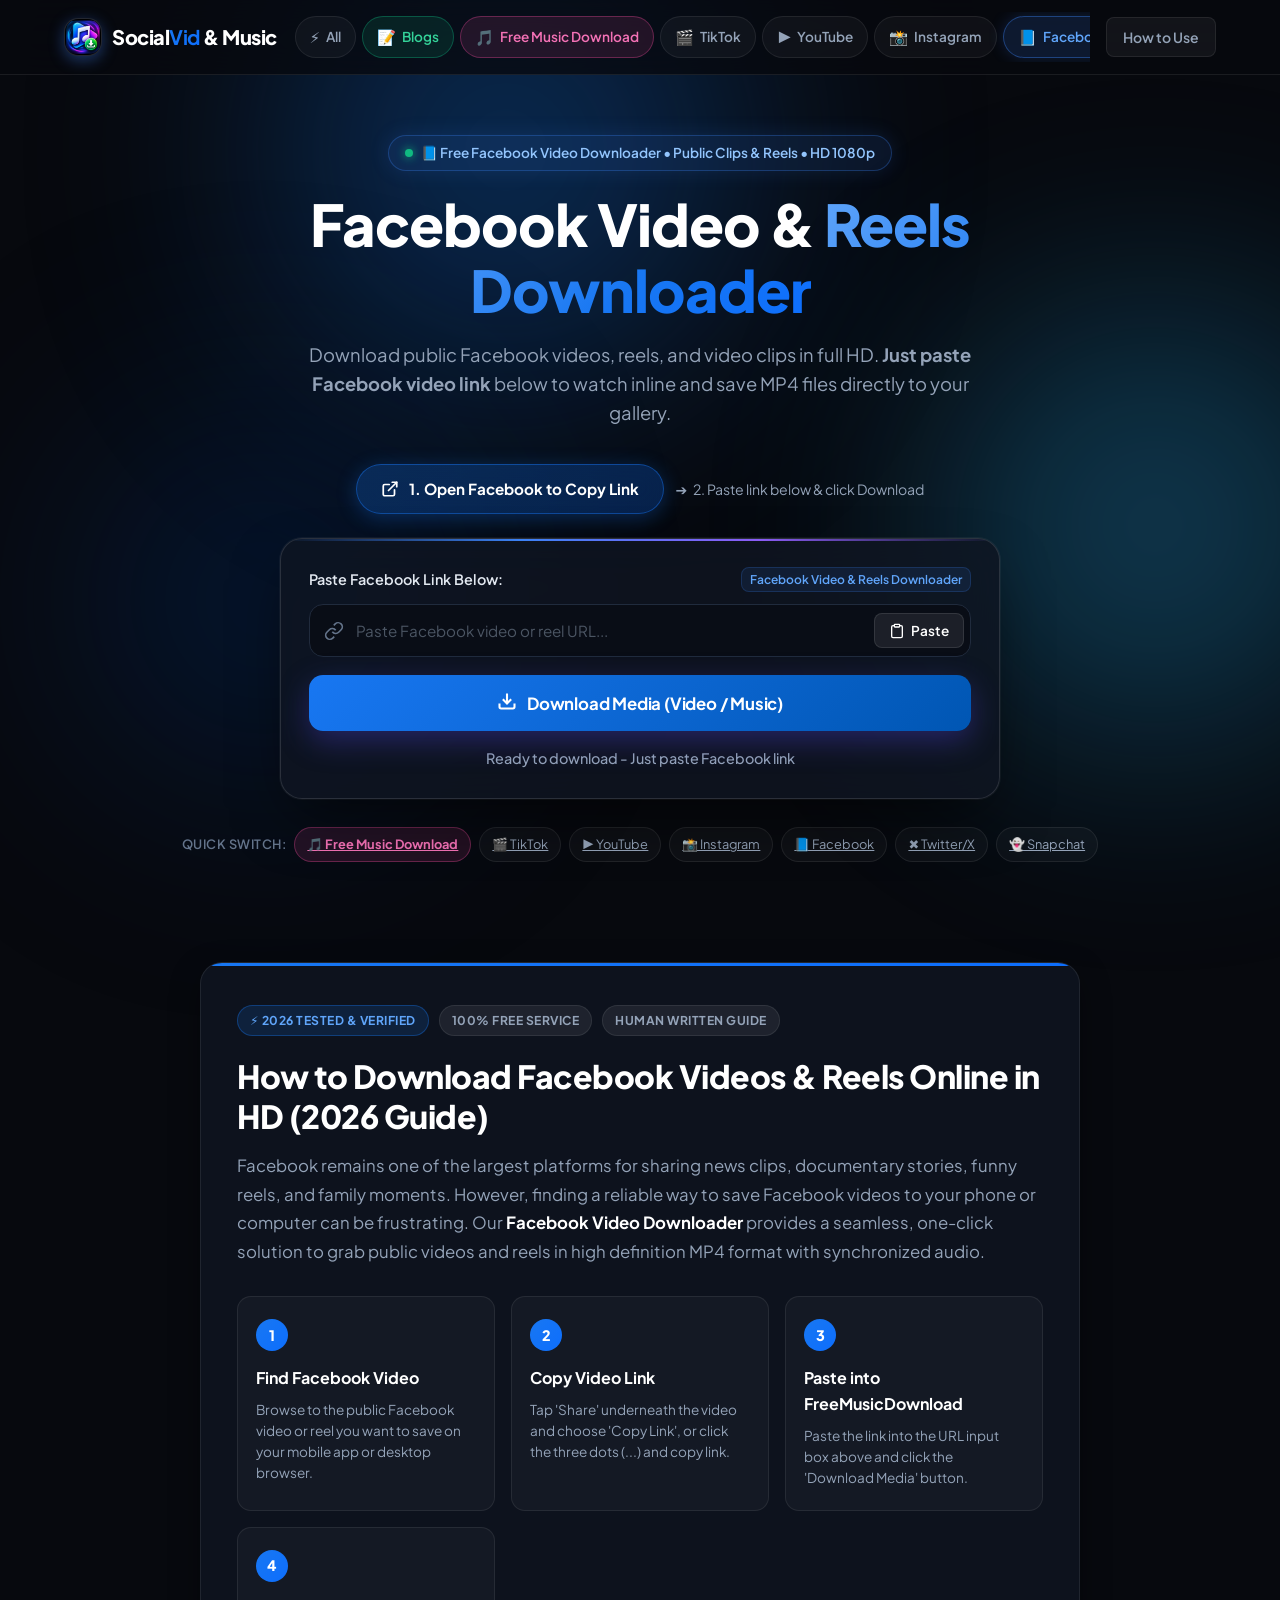
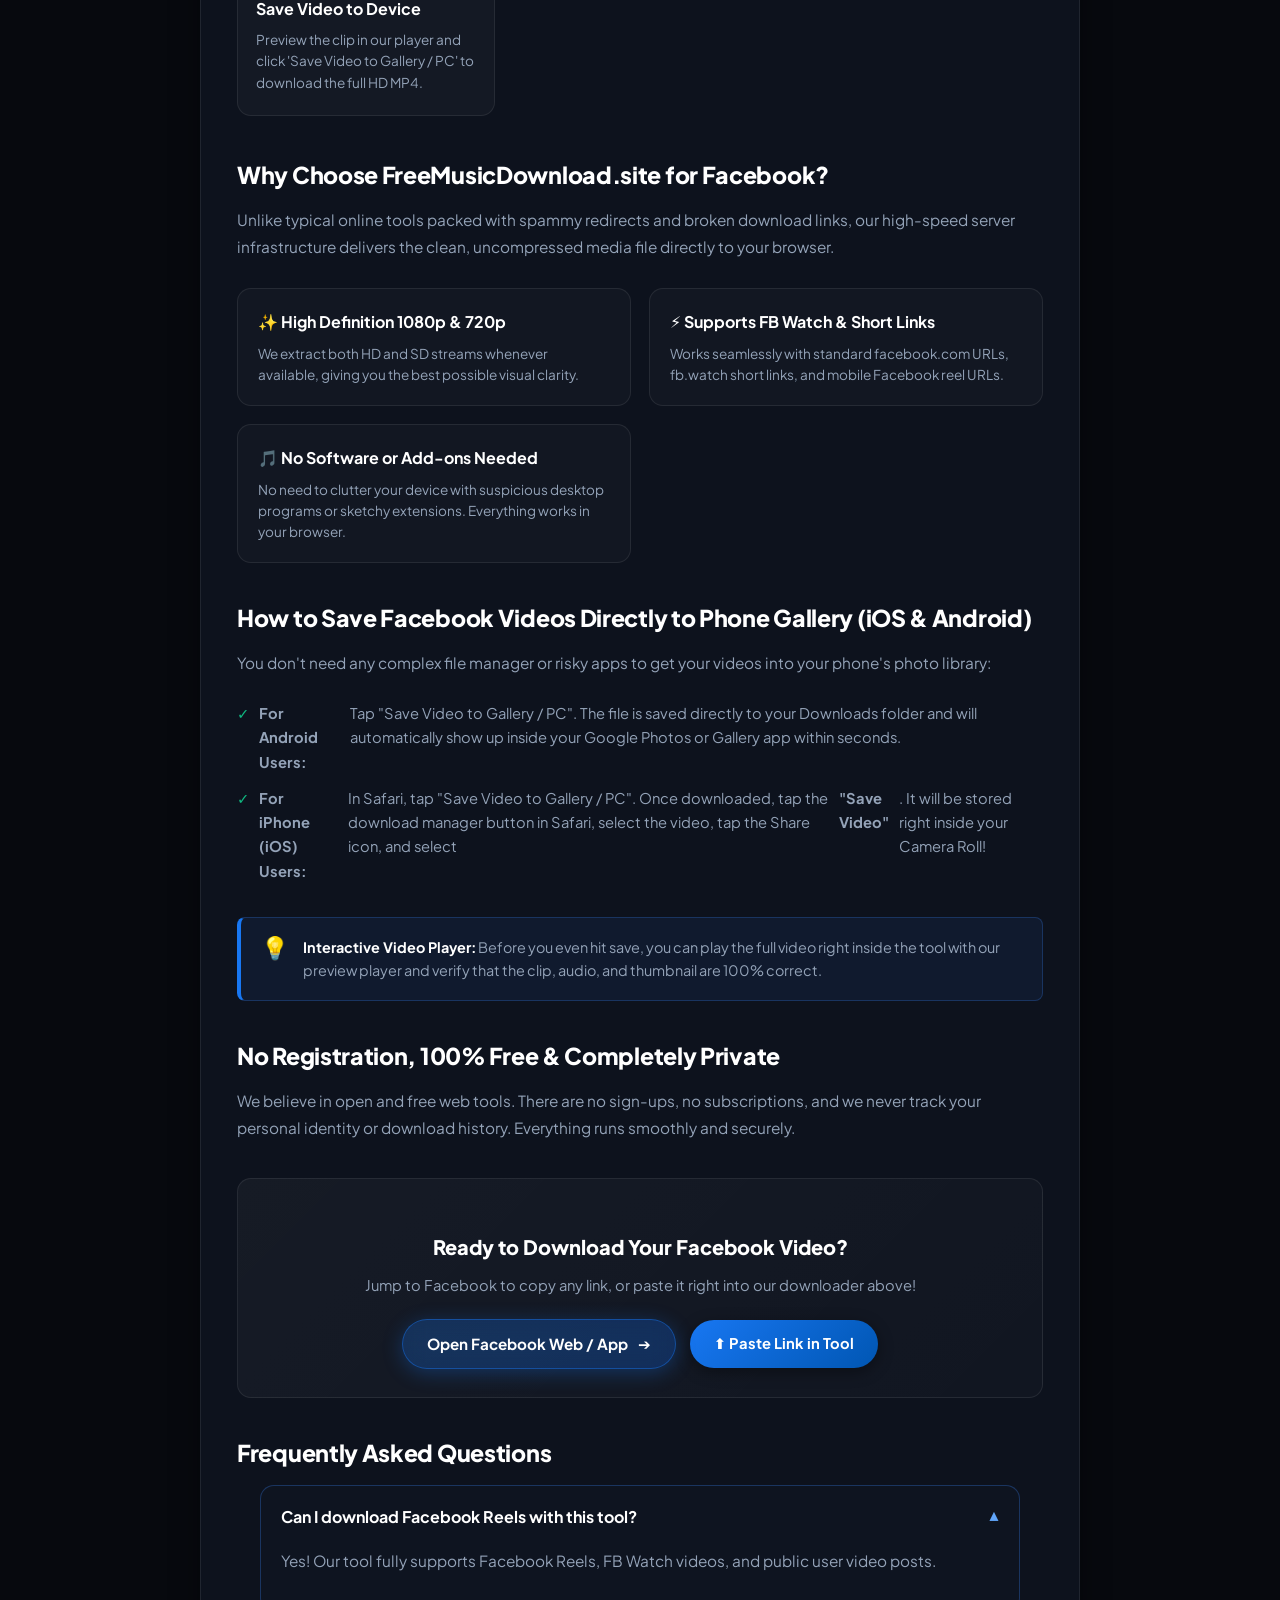
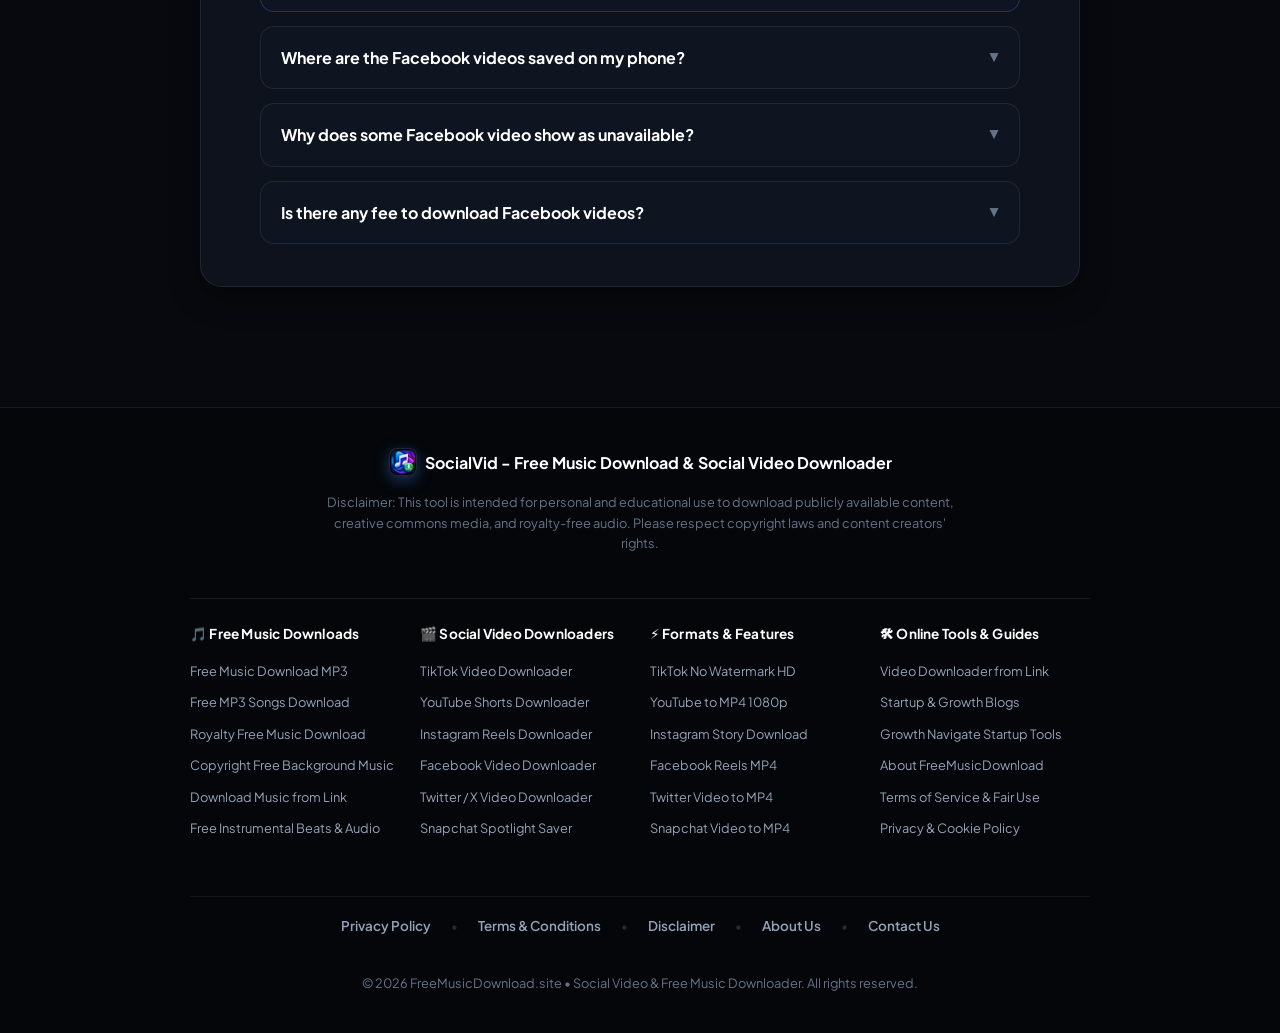
<file: facebook.html>
<!DOCTYPE html>
<html lang="en">
<head>
  <meta charset="UTF-8">
  <meta name="viewport" content="width=device-width, initial-scale=1.0">
  <meta name="google-adsense-account" content="ca-pub-6684322530533110">
  <title>Facebook Video Downloader & Reels Saver - FreeMusicDownload.site</title>
  
  <!-- Primary SEO Meta Tags -->
  <meta name="description" content="Download Facebook videos and FB reels from link in HD 1080p MP4. Free online Facebook video downloader for mobile, tablet, and PC. Save public Facebook videos instantly.">
  <meta name="keywords" content="facebook video downloader, facebook video downloader online, facebook video download, download facebook video, facebook video downloader hd, facebook video downloader mp4, facebook video to mp4, facebook reels downloader, facebook reel downloader, download facebook reels, save facebook video, fb video downloader, fb reel downloader, download fb video from link">
  <meta name="robots" content="index, follow">
  <meta name="author" content="FreeMusicDownload.site">
  <meta name="theme-color" content="#0b0f19">
  <link rel="canonical" href="https://freemusicdownload.site/facebook.html">
  <!-- Favicon and App Icons (Google Search & Multi-device Optimized) -->
  <link rel="icon" type="image/x-icon" href="/favicon.ico">
  <link rel="icon" type="image/png" sizes="48x48" href="/images/favicon-48x48.png">
  <link rel="icon" type="image/png" sizes="96x96" href="/images/favicon-96x96.png">
  <link rel="icon" type="image/png" sizes="192x192" href="/images/icon-192.png">
  <link rel="shortcut icon" href="/favicon.ico">
  <link rel="apple-touch-icon" sizes="180x180" href="/images/apple-touch-icon.png">
  <link rel="manifest" href="/site.webmanifest">

  <!-- Open Graph / Facebook -->
  <meta property="og:type" content="website">
  <meta property="og:url" content="https://freemusicdownload.site/facebook.html">
  <meta property="og:title" content="Facebook Video Downloader & Reels Saver - FreeMusicDownload.site">
  <meta property="og:description" content="Download Facebook videos and FB reels from link in HD 1080p MP4. Free online Facebook video downloader for mobile, tablet, and PC. Save public Facebook videos instantly.">
  <meta property="og:site_name" content="FreeMusicDownload.site">

  <!-- Twitter / X -->
  <meta name="twitter:card" content="summary_large_image">
  <meta name="twitter:url" content="https://freemusicdownload.site/facebook.html">
  <meta name="twitter:title" content="Facebook Video Downloader & Reels Saver - FreeMusicDownload.site">
  <meta name="twitter:description" content="Download Facebook videos and FB reels from link in HD 1080p MP4. Free online Facebook video downloader for mobile, tablet, and PC. Save public Facebook videos instantly.">

  <!-- Google Fonts & Stylesheet -->
  <link rel="preconnect" href="https://fonts.googleapis.com">
  <link rel="preconnect" href="https://fonts.gstatic.com" crossorigin>
  <link href="https://fonts.googleapis.com/css2?family=Plus+Jakarta+Sans:wght@400;500;600;700;800&display=swap" rel="stylesheet">
  <link rel="stylesheet" href="style.css">

  <!-- Schema.org Structured Data (WebApplication + FAQPage) -->
  <script type="application/ld+json">
  {
    "@context": "https://schema.org",
    "@graph": [
      {
        "@type": "WebApplication",
        "name": "Facebook Video Downloader & Reels Saver - FreeMusicDownload.site",
        "url": "https://freemusicdownload.site/facebook.html",
        "description": "Download Facebook videos and FB reels from link in HD 1080p MP4. Free online Facebook video downloader for mobile, tablet, and PC. Save public Facebook videos instantly.",
        "applicationCategory": "MultimediaApplication",
        "operatingSystem": "All",
        "offers": {
          "@type": "Offer",
          "price": "0",
          "priceCurrency": "USD"
        }
      },
      {
        "@type": "FAQPage",
        "mainEntity": [
          {
            "@type": "Question",
            "name": "Can I download Facebook Reels with this tool?",
            "acceptedAnswer": {
              "@type": "Answer",
              "text": "Yes! Our tool fully supports Facebook Reels, FB Watch videos, and public user video posts."
            }
          },
          {
            "@type": "Question",
            "name": "Where are the Facebook videos saved on my phone?",
            "acceptedAnswer": {
              "@type": "Answer",
              "text": "On Android, downloaded videos appear in your Downloads folder and your Gallery app. On iPhone, open the downloaded file in Safari and tap 'Save Video' to add it to your Photos app."
            }
          },
          {
            "@type": "Question",
            "name": "Why does some Facebook video show as unavailable?",
            "acceptedAnswer": {
              "@type": "Answer",
              "text": "Only public Facebook videos can be downloaded. If a post is set to 'Friends only' or is inside a closed private group, Facebook blocks external servers from fetching the media."
            }
          },
          {
            "@type": "Question",
            "name": "Is there any fee to download Facebook videos?",
            "acceptedAnswer": {
              "@type": "Answer",
              "text": "No. FreeMusicDownload.site is 100% free with unlimited downloads for all users."
            }
          }
        ]
      }
    ]
  }
  </script>
  <meta property="og:image" content="https://freemusicdownload.site/images/app-icon.png">
  <meta name="twitter:image" content="https://freemusicdownload.site/images/app-icon.png">
</head>
<body class="theme-facebook">

  <!-- Ambient Glowing Background Orbs -->
  <div class="glow-orb glow-1"></div>
  <div class="glow-orb glow-2"></div>
  <div class="glow-orb glow-3"></div>

  <!-- Top Glassmorphic Navbar -->
  <header class="navbar-wrapper">
    <nav class="navbar" aria-label="Main Navigation">
      <a href="index.html" class="nav-brand">
        <div class="brand-icon">
          <img src="images/app-icon.png" alt="FreeMusicDownload Logo" class="brand-logo-img">
        </div>
        <span class="brand-text">Social<strong>Vid</strong> & Music</span>
      </a>

      <!-- Platform Links in Navbar -->
      <div class="nav-platforms" id="navPlatforms">
        <a href="index.html" class="nav-platform-btn" data-platform="all" title="All Supported Platforms">
          <span class="platform-icon">⚡</span> All
        </a>
        <a href="blogs.html" class="nav-platform-btn" data-platform="blogs" title="Startup & Growth Blogs">
          <span class="platform-icon">📝</span> Blogs
        </a>
        <a href="index.html#home" class="nav-platform-btn highlight-music-btn" data-platform="music" title="Free Music Download - Just Paste Music Link">
          <span class="platform-icon">🎵</span> Free Music Download
        </a>
        <a href="tiktok.html" class="nav-platform-btn " data-platform="tiktok" title="TikTok Video Downloader">
          <span class="platform-icon">🎬</span> TikTok
        </a>
        <a href="youtube.html" class="nav-platform-btn " data-platform="youtube" title="YouTube Shorts Downloader">
          <span class="platform-icon">▶️</span> YouTube
        </a>
        <a href="instagram.html" class="nav-platform-btn " data-platform="instagram" title="Instagram Reel Downloader">
          <span class="platform-icon">📸</span> Instagram
        </a>
        <a href="facebook.html" class="nav-platform-btn active" data-platform="facebook" title="Facebook Video Downloader">
          <span class="platform-icon">📘</span> Facebook
        </a>
        <a href="twitter.html" class="nav-platform-btn " data-platform="twitter" title="Twitter / X Video Downloader">
          <span class="platform-icon">✖️</span> Twitter/X
        </a>
        <a href="snapchat.html" class="nav-platform-btn " data-platform="snapchat" title="Snapchat Video Saver">
          <span class="platform-icon">👻</span> Snapchat
        </a>
      </div>

      <a href="#guide" class="nav-guide-link">How to Use</a>

      <!-- Mobile Top-Right Features Button -->
      <button type="button" class="mobile-menu-toggle" id="mobileMenuToggle" aria-label="Open Features and Platforms Menu" aria-expanded="false" aria-controls="mobileDrawer">
        <span class="mobile-toggle-icon-wrap">
          <svg class="mobile-toggle-icon" viewBox="0 0 24 24" fill="none" stroke="currentColor" stroke-width="2.2" stroke-linecap="round" stroke-linejoin="round">
            <rect x="3" y="3" width="7" height="7" rx="2"></rect>
            <rect x="14" y="3" width="7" height="7" rx="2"></rect>
            <rect x="14" y="14" width="7" height="7" rx="2"></rect>
            <rect x="3" y="14" width="7" height="7" rx="2"></rect>
          </svg>
        </span>
        <span class="mobile-toggle-text">Features</span>
      </button>
    </nav>
  </header>

  <!-- Mobile Features Navigation Drawer -->
  <div class="mobile-drawer-backdrop" id="mobileDrawerBackdrop" aria-hidden="true"></div>
  <aside class="mobile-drawer" id="mobileDrawer" role="dialog" aria-modal="true" aria-label="Supported Features Menu" aria-hidden="true">
    <div class="mobile-drawer-header">
      <div class="mobile-drawer-title-wrap">
        <span class="mobile-drawer-sparkle">⚡</span>
        <div>
          <h2 class="mobile-drawer-title">Features & Platforms</h2>
          <p class="mobile-drawer-subtitle">Select any platform to download</p>
        </div>
      </div>
      <button type="button" class="mobile-drawer-close" id="mobileDrawerClose" aria-label="Close menu">
        <svg viewBox="0 0 24 24" width="20" height="20" fill="none" stroke="currentColor" stroke-width="2.5" stroke-linecap="round" stroke-linejoin="round">
          <line x1="18" y1="6" x2="6" y2="18"></line>
          <line x1="6" y1="6" x2="18" y2="18"></line>
        </svg>
      </button>
    </div>

    <div class="mobile-drawer-body">
      <div class="mobile-section-label">Supported Platforms</div>
      <div class="mobile-features-list">
        <a href="index.html" class="mobile-feature-item" data-platform="all">
          <span class="feature-item-icon">⚡</span>
          <div class="feature-item-content">
            <div class="feature-item-title">All Supported Media</div>
            <div class="feature-item-sub">Music, Songs, YouTube, TikTok & Reels</div>
          </div>
          <span class="feature-item-indicator">Select</span>
        </a>

        <a href="blogs.html" class="mobile-feature-item" data-platform="blogs">
          <span class="feature-item-icon">📝</span>
          <div class="feature-item-content">
            <div class="feature-item-title">Startup & Growth Blogs <span class="feature-badge-hot">NEW</span></div>
            <div class="feature-item-sub">Growth Navigate Startup Tools & Guides</div>
          </div>
          <span class="feature-item-indicator">Select</span>
        </a>

        <a href="index.html#home" class="mobile-feature-item highlight-music" data-platform="music">
          <span class="feature-item-icon">🎵</span>
          <div class="feature-item-content">
            <div class="feature-item-title">Free Music Download <span class="feature-badge-hot">HOT</span></div>
            <div class="feature-item-sub">MP3 Songs, Audio, Beats & Background Music</div>
          </div>
          <span class="feature-item-indicator">Select</span>
        </a>

        <a href="tiktok.html" class="mobile-feature-item " data-platform="tiktok">
          <span class="feature-item-icon">🎬</span>
          <div class="feature-item-content">
            <div class="feature-item-title">TikTok Downloader</div>
            <div class="feature-item-sub">No watermark, HD MP4 video & audio</div>
          </div>
          <span class="feature-item-indicator">Select</span>
        </a>

        <a href="youtube.html" class="mobile-feature-item " data-platform="youtube">
          <span class="feature-item-icon">▶️</span>
          <div class="feature-item-content">
            <div class="feature-item-title">YouTube Shorts & Video</div>
            <div class="feature-item-sub">Shorts & full HD video downloader</div>
          </div>
          <span class="feature-item-indicator">Select</span>
        </a>

        <a href="instagram.html" class="mobile-feature-item " data-platform="instagram">
          <span class="feature-item-icon">📸</span>
          <div class="feature-item-content">
            <div class="feature-item-title">Instagram Reels & Story</div>
            <div class="feature-item-sub">Reels, stories, clips & post video</div>
          </div>
          <span class="feature-item-indicator">Select</span>
        </a>

        <a href="facebook.html" class="mobile-feature-item active" data-platform="facebook">
          <span class="feature-item-icon">📘</span>
          <div class="feature-item-content">
            <div class="feature-item-title">Facebook Videos & Reels</div>
            <div class="feature-item-sub">Download public Facebook clips & reels</div>
          </div>
          <span class="feature-item-indicator">Active</span>
        </a>

        <a href="twitter.html" class="mobile-feature-item " data-platform="twitter">
          <span class="feature-item-icon">✖️</span>
          <div class="feature-item-content">
            <div class="feature-item-title">Twitter / X Downloader</div>
            <div class="feature-item-sub">Save videos & GIFs from Twitter/X</div>
          </div>
          <span class="feature-item-indicator">Select</span>
        </a>

        <a href="snapchat.html" class="mobile-feature-item " data-platform="snapchat">
          <span class="feature-item-icon">👻</span>
          <div class="feature-item-content">
            <div class="feature-item-title">Snapchat Spotlight</div>
            <div class="feature-item-sub">Spotlight clips & story downloads</div>
          </div>
          <span class="feature-item-indicator">Select</span>
        </a>
      </div>

      <div class="mobile-drawer-footer">
        <a href="#guide" class="mobile-drawer-link">
          <span>📖 How to Download</span>
          <span class="link-arrow">→</span>
        </a>
        <a href="#faq" class="mobile-drawer-link">
          <span>❓ Frequently Asked Questions</span>
          <span class="link-arrow">→</span>
        </a>
      </div>
    </div>
  </aside>

  <!-- Main Content -->
  <main class="main-container" id="home">

    <!-- Hero Section -->
    <section class="hero-section">
      <div class="hero-badge animate-badge">
        <span class="badge-dot"></span> 📘 Free Facebook Video Downloader • Public Clips & Reels • HD 1080p
      </div>
      
      <h1 class="hero-title">
        Facebook Video & <span class="gradient-text">Reels Downloader</span>
      </h1>
      
      <p class="hero-subtitle">
        Download public Facebook videos, reels, and video clips in full HD. <strong>Just paste Facebook video link</strong> below to watch inline and save MP4 files directly to your gallery.
      </p>

      <!-- Prominent Open Platform Button -->
      <div class="platform-open-banner">
        <a href="https://www.facebook.com" target="_blank" rel="noopener noreferrer" class="btn-platform-open facebook" title="Open Facebook in a new tab to copy link">
          <svg viewBox="0 0 24 24" fill="none" stroke="currentColor" stroke-width="2.3" stroke-linecap="round" stroke-linejoin="round">
            <path d="M18 13v6a2 2 0 0 1-2 2H5a2 2 0 0 1-2-2V8a2 2 0 0 1 2-2h6"></path>
            <polyline points="15 3 21 3 21 9"></polyline>
            <line x1="10" y1="14" x2="21" y2="3"></line>
          </svg>
          <span>1. Open Facebook to Copy Link</span>
        </a>
        <div class="platform-open-hint">
          <span>➔</span> <span>2. Paste link below & click Download</span>
        </div>
      </div>

      <!-- Downloader Tool Card -->
      <section class="downloader-card" aria-label="Facebook Downloader Tool">
        <label for="url" class="input-label">
          <span>Paste Facebook Link Below:</span>
          <span class="badge-support" id="activePlatformLabel">Facebook Supported</span>
        </label>
        
        <div class="input-group">
          <div class="input-icon">
            <svg viewBox="0 0 24 24" fill="none" stroke="currentColor" stroke-width="2">
              <path d="M10 13a5 5 0 0 0 7.54.54l3-3a5 5 0 0 0-7.07-7.07l-1.72 1.71"></path>
              <path d="M14 11a5 5 0 0 0-7.54-.54l-3 3a5 5 0 0 0 7.07 7.07l1.71-1.71"></path>
            </svg>
          </div>
          
          <input 
            id="url" 
            type="url" 
            placeholder="Paste Facebook video or reel URL (e.g. https://www.facebook.com/watch/?v=... or https://fb.watch/...)..." 
            autocomplete="off"
            spellcheck="false"
          >
          
          <button id="clearBtn" class="clear-btn hidden" type="button" title="Clear input">✕</button>
          
          <button id="pasteBtn" class="paste-btn" type="button" title="Paste from clipboard">
            <svg viewBox="0 0 24 24" fill="none" stroke="currentColor" stroke-width="2" width="16" height="16">
              <path d="M16 4h2a2 2 0 0 1 2 2v14a2 2 0 0 1-2 2H6a2 2 0 0 1-2-2V6a2 2 0 0 1 2-2h2"></path>
              <rect x="8" y="2" width="8" height="4" rx="1" ry="1"></rect>
            </svg>
            <span>Paste</span>
          </button>
        </div>

        <button id="downloadBtn" class="download-btn" type="button">
          <span class="btn-icon">
            <svg viewBox="0 0 24 24" fill="none" stroke="currentColor" stroke-width="2.5" width="20" height="20">
              <path d="M21 15v4a2 2 0 0 1-2 2H5a2 2 0 0 1-2-2v-4"></path>
              <polyline points="7 10 12 15 17 10"></polyline>
              <line x1="12" y1="15" x2="12" y2="3"></line>
            </svg>
          </span>
          <span class="btn-text">Download Media (Video / Music)</span>
        </button>

        <!-- Status & Animated Progress Bar -->
        <div id="status" class="status">Ready to download - Just paste Facebook link</div>
                <div id="progressWrap" class="progress-wrap hidden">
          <div class="progress-bar-container">
            <div id="progress" class="progress"></div>
          </div>
          <div class="progress-meta-row">
            <span class="progress-label">Downloading & Processing...</span>
            <span id="progressPercent" class="progress-percent">0%</span>
          </div>
        </div>

        <!-- Dynamic Result Card with Playable Player & Gallery Save Buttons -->
        <div id="result" class="result hidden"></div>
      </section>

      <!-- Quick Platform Pills -->
      <div class="supported-pills">
        <span class="pill-title">Quick Switch:</span>
        <a href="index.html" class="pill pill-music">🎵 Free Music Download</a>
        <a href="tiktok.html" class="pill">🎬 TikTok</a>
        <a href="youtube.html" class="pill">▶️ YouTube</a>
        <a href="instagram.html" class="pill">📸 Instagram</a>
        <a href="facebook.html" class="pill">📘 Facebook</a>
        <a href="twitter.html" class="pill">✖️ Twitter/X</a>
        <a href="snapchat.html" class="pill">👻 Snapchat</a>
      </div>
    </section>

    <!-- SEO Human-Written Blog Article & Detailed Tutorial -->
    <section class="seo-article-section" id="guide">
      <article class="article-card">
        <div class="article-badge-row">
          <span class="article-pill accent">⚡ 2026 Tested & Verified</span>
          <span class="article-pill">100% Free Service</span>
          <span class="article-pill">Human Written Guide</span>
        </div>

        <h2 class="article-main-title">How to Download Facebook Videos & Reels Online in HD (2026 Guide)</h2>
        
        <p class="article-lead">
          Facebook remains one of the largest platforms for sharing news clips, documentary stories, funny reels, and family moments. However, finding a reliable way to save Facebook videos to your phone or computer can be frustrating. Our <strong>Facebook Video Downloader</strong> provides a seamless, one-click solution to grab public videos and reels in high definition MP4 format with synchronized audio.
        </p>

        <!-- 4-Step Visual Flow Grid -->
        <div class="guide-flow-grid">
          <div class="guide-flow-card">
            <div class="flow-step-number">1</div>
            <h4>Find Facebook Video</h4>
            <p>Browse to the public Facebook video or reel you want to save on your mobile app or desktop browser.</p>
          </div>

          <div class="guide-flow-card">
            <div class="flow-step-number">2</div>
            <h4>Copy Video Link</h4>
            <p>Tap 'Share' underneath the video and choose 'Copy Link', or click the three dots (...) and copy link.</p>
          </div>

          <div class="guide-flow-card">
            <div class="flow-step-number">3</div>
            <h4>Paste into FreeMusicDownload</h4>
            <p>Paste the link into the URL input box above and click the 'Download Media' button.</p>
          </div>

          <div class="guide-flow-card">
            <div class="flow-step-number">4</div>
            <h4>Save Video to Device</h4>
            <p>Preview the clip in our player and click 'Save Video to Gallery / PC' to download the full HD MP4.</p>
          </div>
        </div>

        <!-- Article Prose Content -->
        <div class="article-body">
          <h2>Why Choose FreeMusicDownload.site for Facebook?</h2>
          <p>
            Unlike typical online tools packed with spammy redirects and broken download links, our high-speed server infrastructure delivers the clean, uncompressed media file directly to your browser.
          </p>

          <div class="matrix-grid">
            <div class="matrix-item">
              <h4>✨ High Definition 1080p & 720p</h4>
              <p>We extract both HD and SD streams whenever available, giving you the best possible visual clarity.</p>
            </div>
            <div class="matrix-item">
              <h4>⚡ Supports FB Watch & Short Links</h4>
              <p>Works seamlessly with standard facebook.com URLs, fb.watch short links, and mobile Facebook reel URLs.</p>
            </div>
            <div class="matrix-item">
              <h4>🎵 No Software or Add-ons Needed</h4>
              <p>No need to clutter your device with suspicious desktop programs or sketchy extensions. Everything works in your browser.</p>
            </div>
          </div>

          <h2>How to Save Facebook Videos Directly to Phone Gallery (iOS & Android)</h2>
          <p>
            You don't need any complex file manager or risky apps to get your videos into your phone's photo library:
          </p>
          <ul>
            <li><strong>For Android Users:</strong> Tap "Save Video to Gallery / PC". The file is saved directly to your Downloads folder and will automatically show up inside your Google Photos or Gallery app within seconds.</li>
            <li><strong>For iPhone (iOS) Users:</strong> In Safari, tap "Save Video to Gallery / PC". Once downloaded, tap the download manager button in Safari, select the video, tap the Share icon, and select <strong>"Save Video"</strong>. It will be stored right inside your Camera Roll!</li>
          </ul>

          <!-- Tip Box -->
          <div class="article-tip-box">
            <div class="tip-box-icon">💡</div>
            <div class="tip-box-text">
              <strong>Interactive Video Player:</strong> Before you even hit save, you can play the full video right inside the tool with our preview player and verify that the clip, audio, and thumbnail are 100% correct.
            </div>
          </div>

          <h2>No Registration, 100% Free & Completely Private</h2>
          <p>
            We believe in open and free web tools. There are no sign-ups, no subscriptions, and we never track your personal identity or download history. Everything runs smoothly and securely.
          </p>

          <!-- In-Article Call to Action -->
          <div class="article-cta-box">
            <h3>Ready to Download Your Facebook Video?</h3>
            <p>Jump to Facebook to copy any link, or paste it right into our downloader above!</p>
            <div class="article-cta-actions">
              <a href="https://www.facebook.com" target="_blank" rel="noopener noreferrer" class="btn-platform-open facebook">
                <span>Open Facebook Web / App</span> ➔
              </a>
              <a href="#home" class="btn-jump-tool">
                <span>⬆ Paste Link in Tool</span>
              </a>
            </div>
          </div>

          <!-- FAQ Accordion -->
          <h2 id="faq">Frequently Asked Questions</h2>
          
          <div class="faq-container">
            <details class="faq-item" open>
              <summary class="faq-question">
                <span>Can I download Facebook Reels with this tool?</span>
                <span class="faq-arrow">▼</span>
              </summary>
              <div class="faq-answer">
                <p>Yes! Our tool fully supports Facebook Reels, FB Watch videos, and public user video posts.</p>
              </div>
            </details>

            <details class="faq-item">
              <summary class="faq-question">
                <span>Where are the Facebook videos saved on my phone?</span>
                <span class="faq-arrow">▼</span>
              </summary>
              <div class="faq-answer">
                <p>On Android, downloaded videos appear in your Downloads folder and your Gallery app. On iPhone, open the downloaded file in Safari and tap 'Save Video' to add it to your Photos app.</p>
              </div>
            </details>

            <details class="faq-item">
              <summary class="faq-question">
                <span>Why does some Facebook video show as unavailable?</span>
                <span class="faq-arrow">▼</span>
              </summary>
              <div class="faq-answer">
                <p>Only public Facebook videos can be downloaded. If a post is set to 'Friends only' or is inside a closed private group, Facebook blocks external servers from fetching the media.</p>
              </div>
            </details>

            <details class="faq-item">
              <summary class="faq-question">
                <span>Is there any fee to download Facebook videos?</span>
                <span class="faq-arrow">▼</span>
              </summary>
              <div class="faq-answer">
                <p>No. FreeMusicDownload.site is 100% free with unlimited downloads for all users.</p>
              </div>
            </details>
          </div>
        </div>
      </article>
    </section>

  </main>

    <!-- Footer -->
  <footer class="site-footer">
    <div class="footer-content">
      <div class="footer-brand">
        <div class="brand-icon small">
          <img src="images/app-icon.png" alt="FreeMusicDownload Logo" class="brand-logo-img">
        </div>
        <span>SocialVid - Free Music Download & Social Video Downloader</span>
      </div>
      
      <p class="footer-disclaimer">
        Disclaimer: This tool is intended for personal and educational use to download publicly available content, creative commons media, and royalty-free audio. Please respect copyright laws and content creators' rights.
      </p>

      <!-- Multi-Column Keywords Grid with Active Internal Linking -->
      <div class="footer-keywords-section">
        <div class="footer-grid">
          <div class="footer-col">
            <div class="footer-col-title">🎵 Free Music Downloads</div>
            <ul class="footer-links-list">
              <li><a href="index.html" class="footer-keyword-link">Free Music Download MP3</a></li>
              <li><a href="index.html#home" class="footer-keyword-link">Free MP3 Songs Download</a></li>
              <li><a href="index.html#home" class="footer-keyword-link">Royalty Free Music Download</a></li>
              <li><a href="index.html#home" class="footer-keyword-link">Copyright Free Background Music</a></li>
              <li><a href="index.html#home" class="footer-keyword-link">Download Music from Link</a></li>
              <li><a href="index.html#home" class="footer-keyword-link">Free Instrumental Beats & Audio</a></li>
            </ul>
          </div>

          <div class="footer-col">
            <div class="footer-col-title">🎬 Social Video Downloaders</div>
            <ul class="footer-links-list">
              <li><a href="tiktok.html" class="footer-keyword-link">TikTok Video Downloader</a></li>
              <li><a href="youtube.html" class="footer-keyword-link">YouTube Shorts Downloader</a></li>
              <li><a href="instagram.html" class="footer-keyword-link">Instagram Reels Downloader</a></li>
              <li><a href="facebook.html" class="footer-keyword-link">Facebook Video Downloader</a></li>
              <li><a href="twitter.html" class="footer-keyword-link">Twitter / X Video Downloader</a></li>
              <li><a href="snapchat.html" class="footer-keyword-link">Snapchat Spotlight Saver</a></li>
            </ul>
          </div>

          <div class="footer-col">
            <div class="footer-col-title">⚡ Formats & Features</div>
            <ul class="footer-links-list">
              <li><a href="tiktok.html" class="footer-keyword-link">TikTok No Watermark HD</a></li>
              <li><a href="youtube.html" class="footer-keyword-link">YouTube to MP4 1080p</a></li>
              <li><a href="instagram.html" class="footer-keyword-link">Instagram Story Download</a></li>
              <li><a href="facebook.html" class="footer-keyword-link">Facebook Reels MP4</a></li>
              <li><a href="twitter.html" class="footer-keyword-link">Twitter Video to MP4</a></li>
              <li><a href="snapchat.html" class="footer-keyword-link">Snapchat Video to MP4</a></li>
            </ul>
          </div>

                    <div class="footer-col">
            <div class="footer-col-title">🛠 Online Tools & Guides</div>
            <ul class="footer-links-list">
              <li><a href="index.html#how-it-works" class="footer-keyword-link">Video Downloader from Link</a></li>
              <li><a href="blogs.html" class="footer-keyword-link">Startup & Growth Blogs</a></li>
              <li><a href="growth-navigate-startup-tools.html" class="footer-keyword-link">Growth Navigate Startup Tools</a></li>
              <li><a href="about-us.html" class="footer-keyword-link">About FreeMusicDownload</a></li>
              <li><a href="terms-conditions.html" class="footer-keyword-link">Terms of Service & Fair Use</a></li>
              <li><a href="privacy-policy.html" class="footer-keyword-link">Privacy & Cookie Policy</a></li>
            </ul>
          </div>
        </div>
      </div>

      <!-- Bottom 5-Word Legal & Info Navigation Row -->
      <div class="footer-legal-row">
        <a href="privacy-policy.html" class="footer-legal-link">Privacy Policy</a>
        <span class="footer-legal-divider">•</span>
        <a href="terms-conditions.html" class="footer-legal-link">Terms & Conditions</a>
        <span class="footer-legal-divider">•</span>
        <a href="disclaimer.html" class="footer-legal-link">Disclaimer</a>
        <span class="footer-legal-divider">•</span>
        <a href="about-us.html" class="footer-legal-link">About Us</a>
        <span class="footer-legal-divider">•</span>
        <a href="contact.html" class="footer-legal-link">Contact Us</a>
      </div>
      
      <div class="footer-copy">
        © 2026 FreeMusicDownload.site • Social Video & Free Music Downloader. All rights reserved.
      </div>
    </div>
  </footer>

  <script src="app.js"></script>
</body>
</html>
</file>
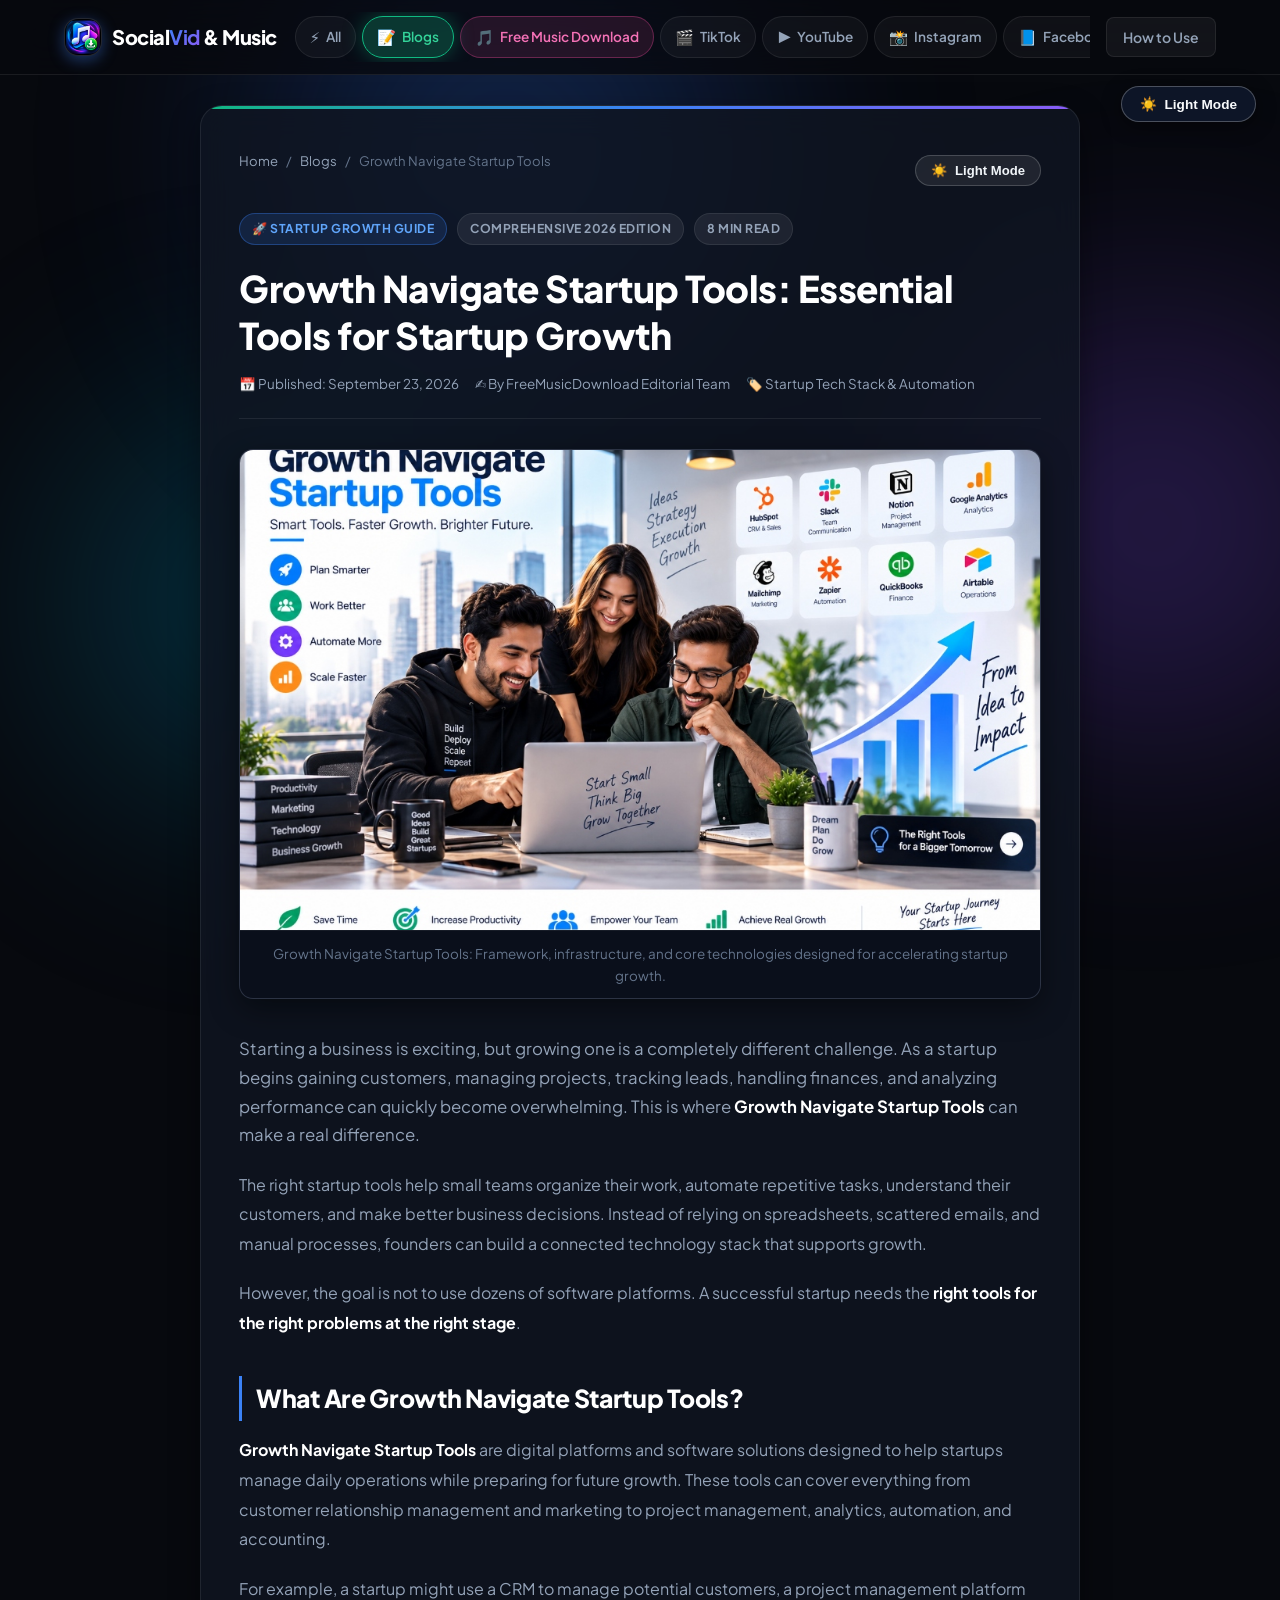
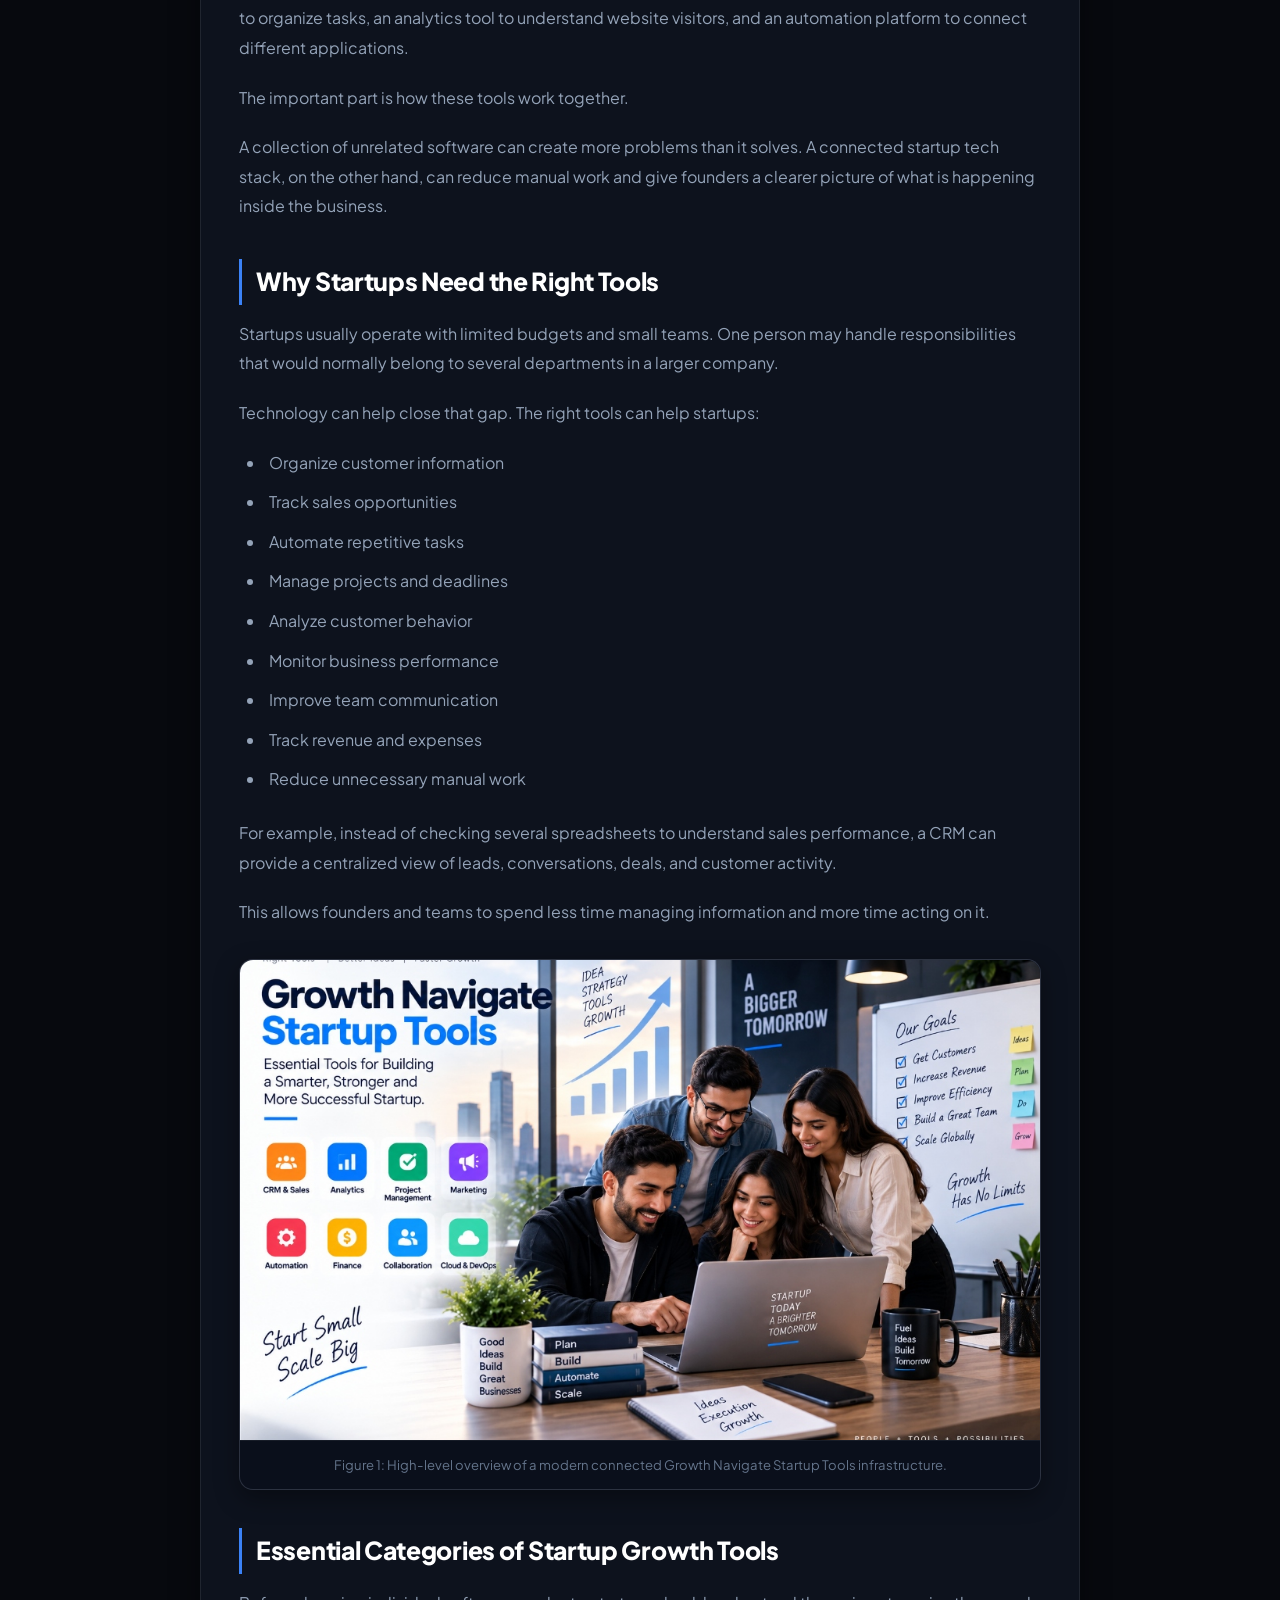
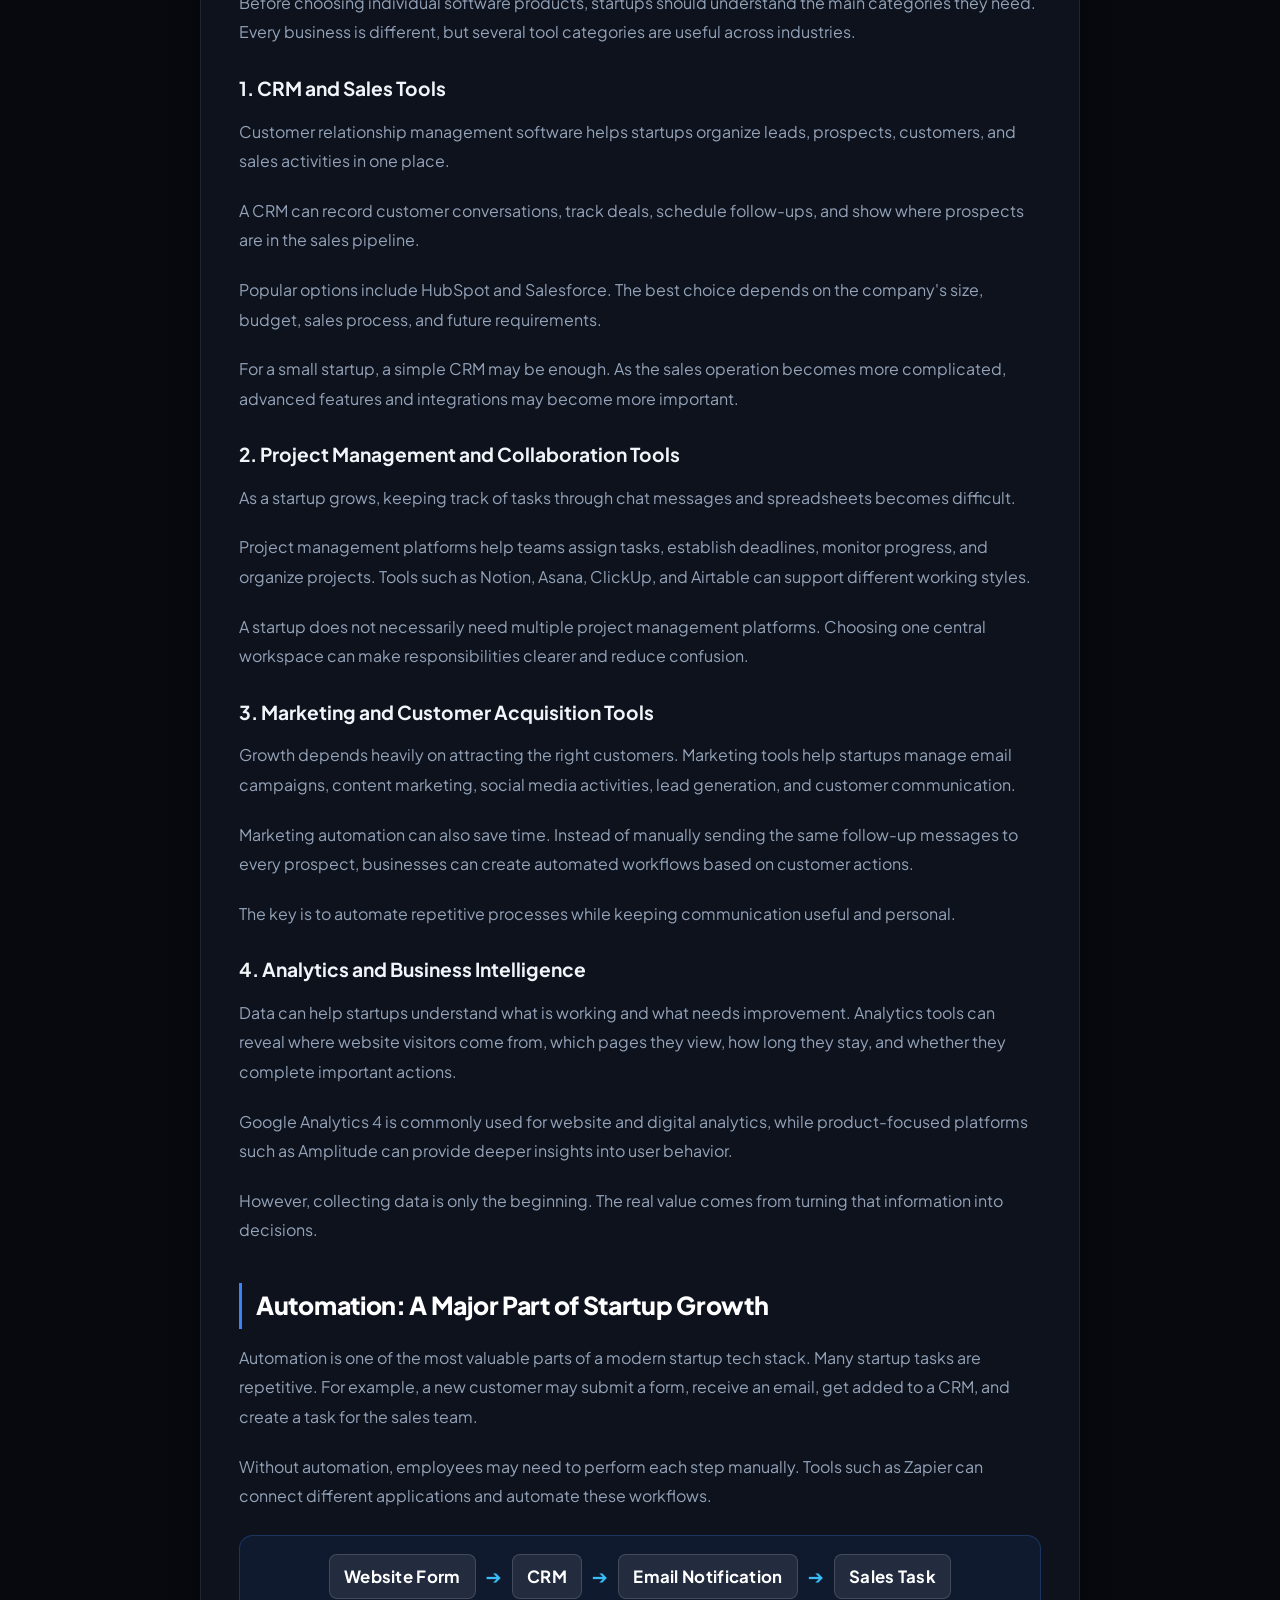
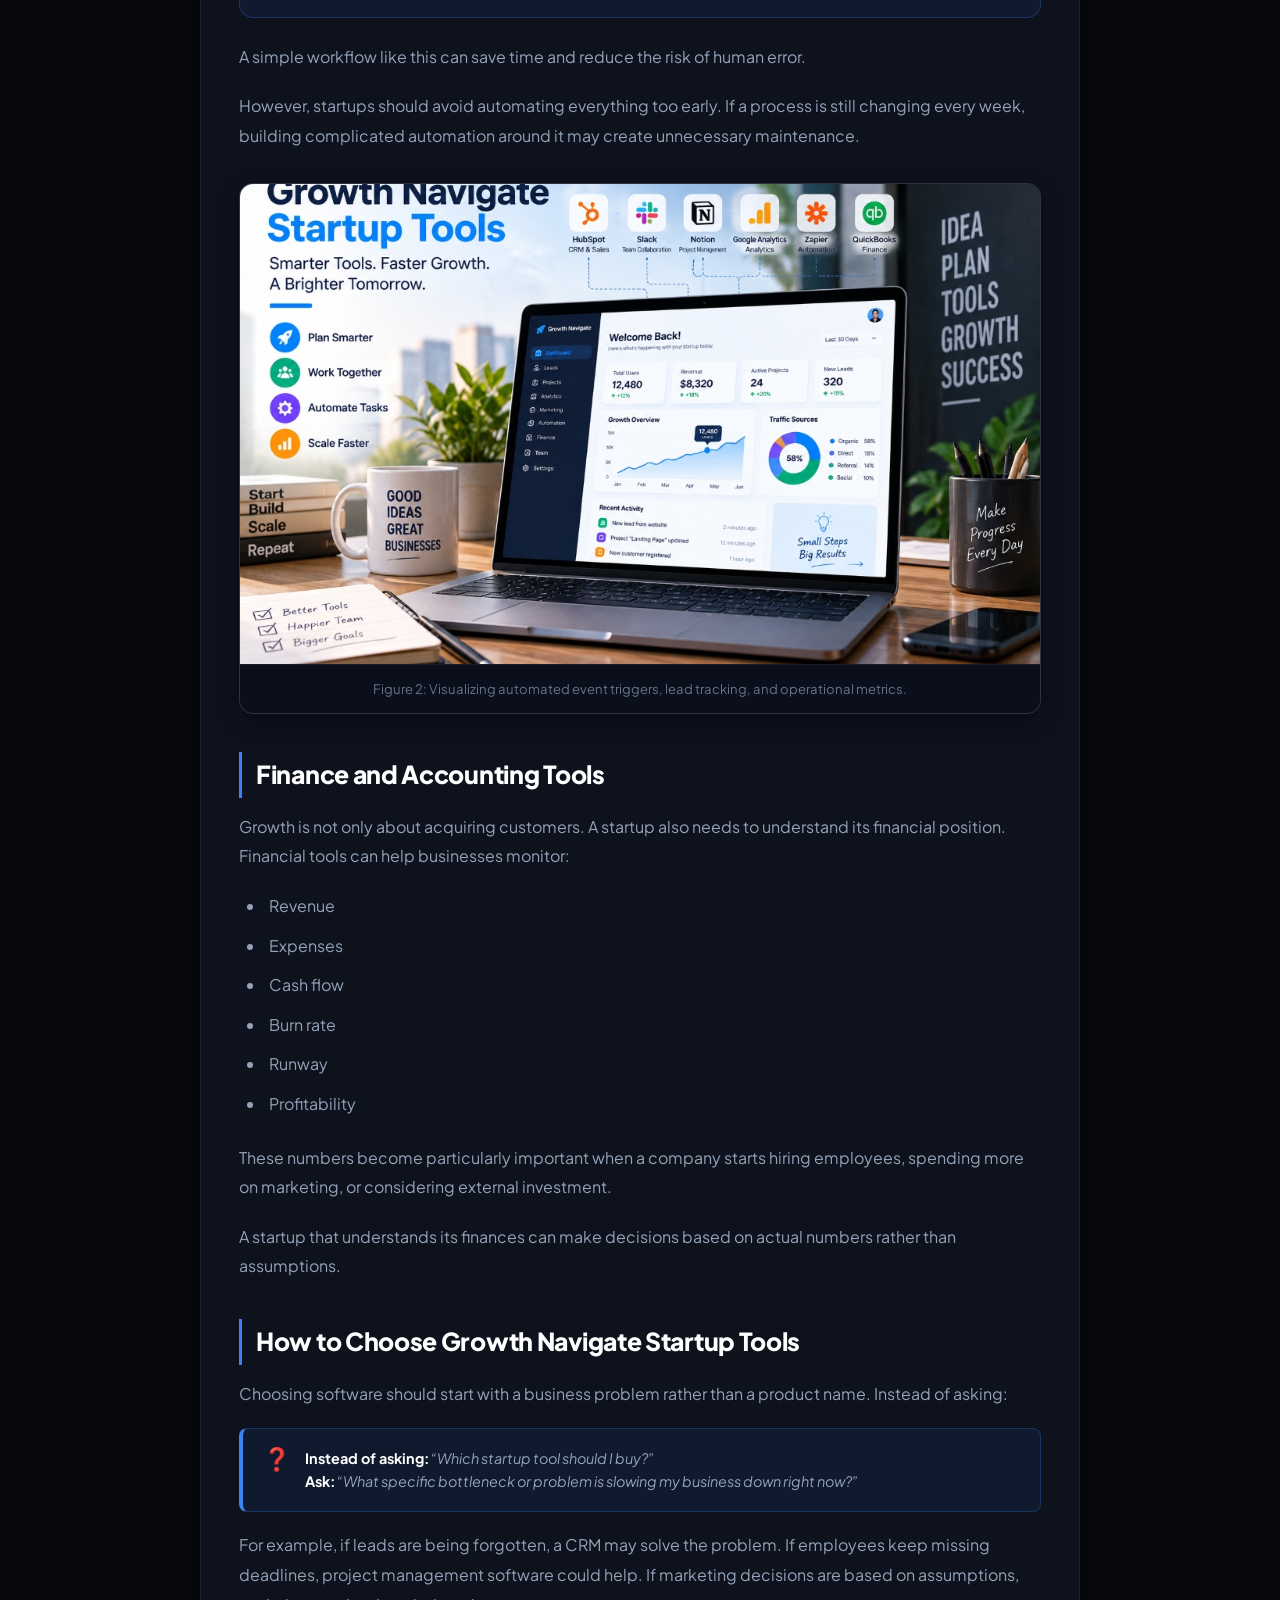
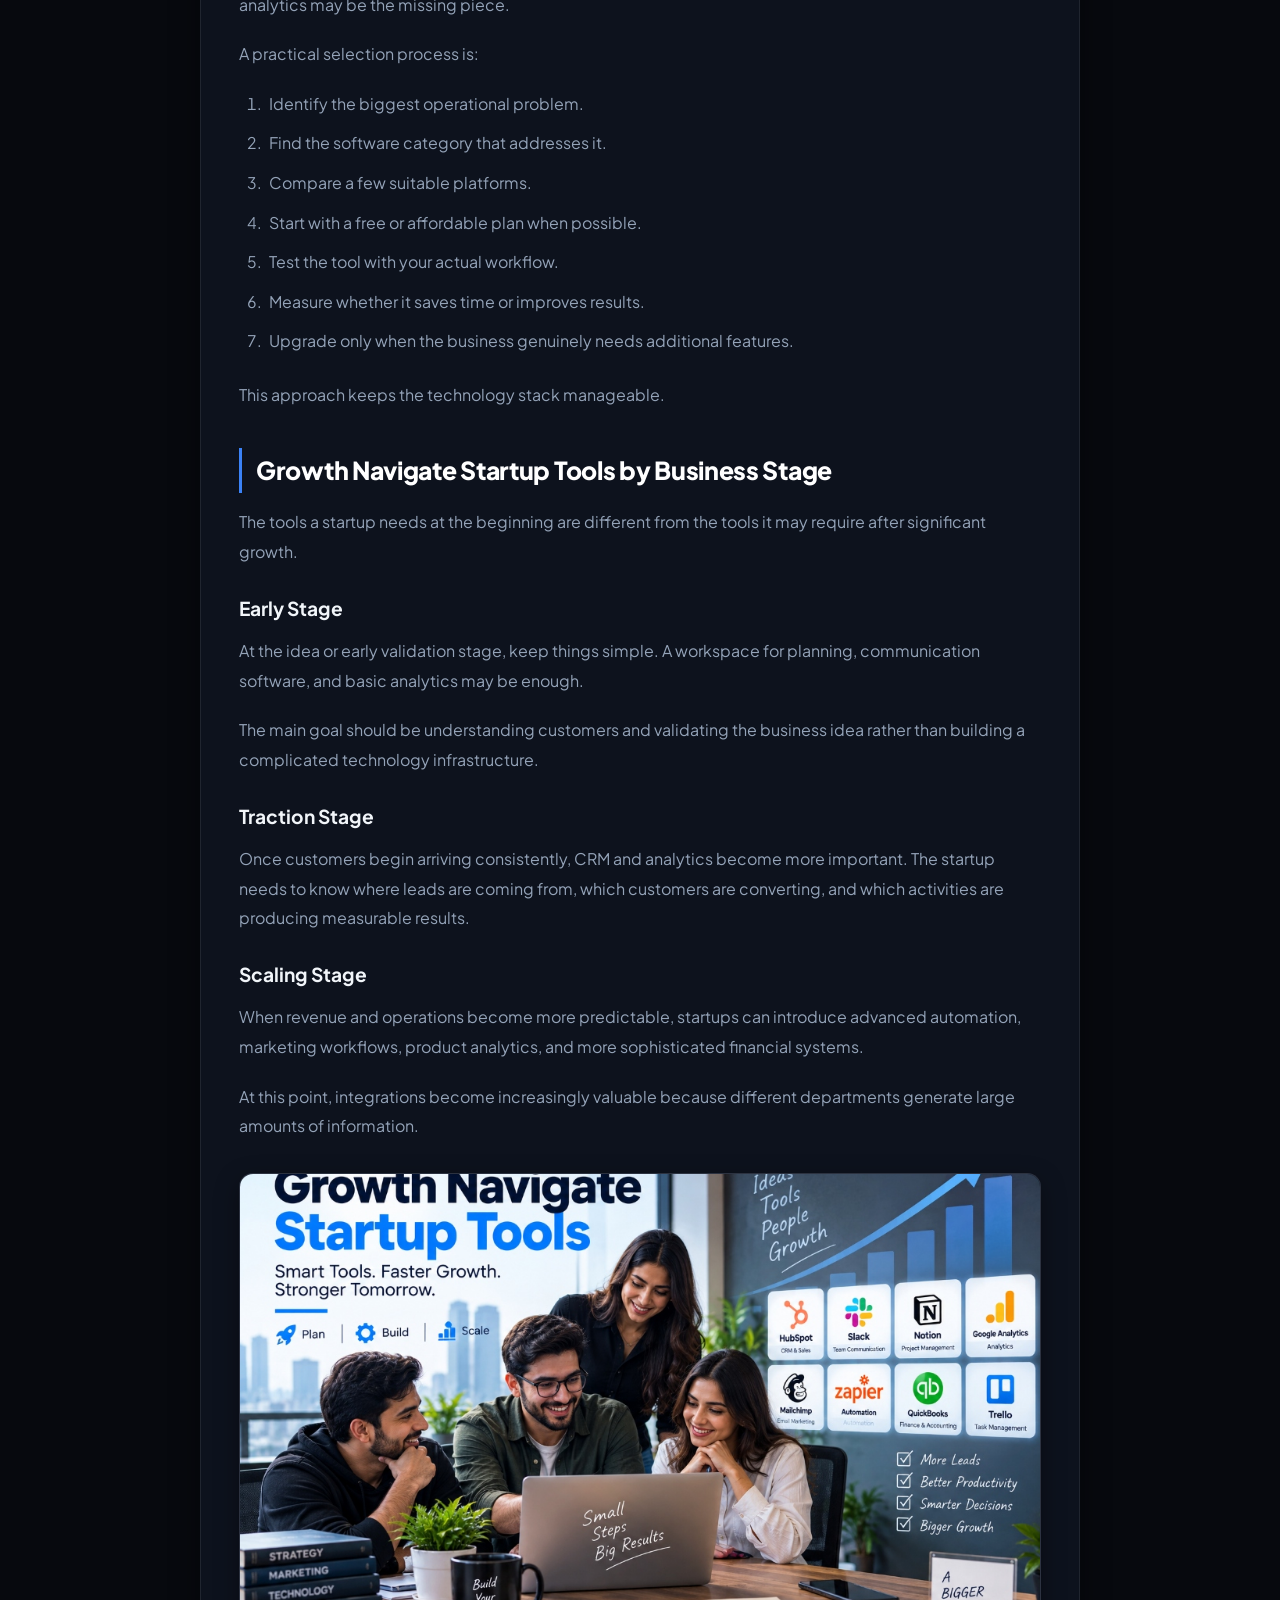
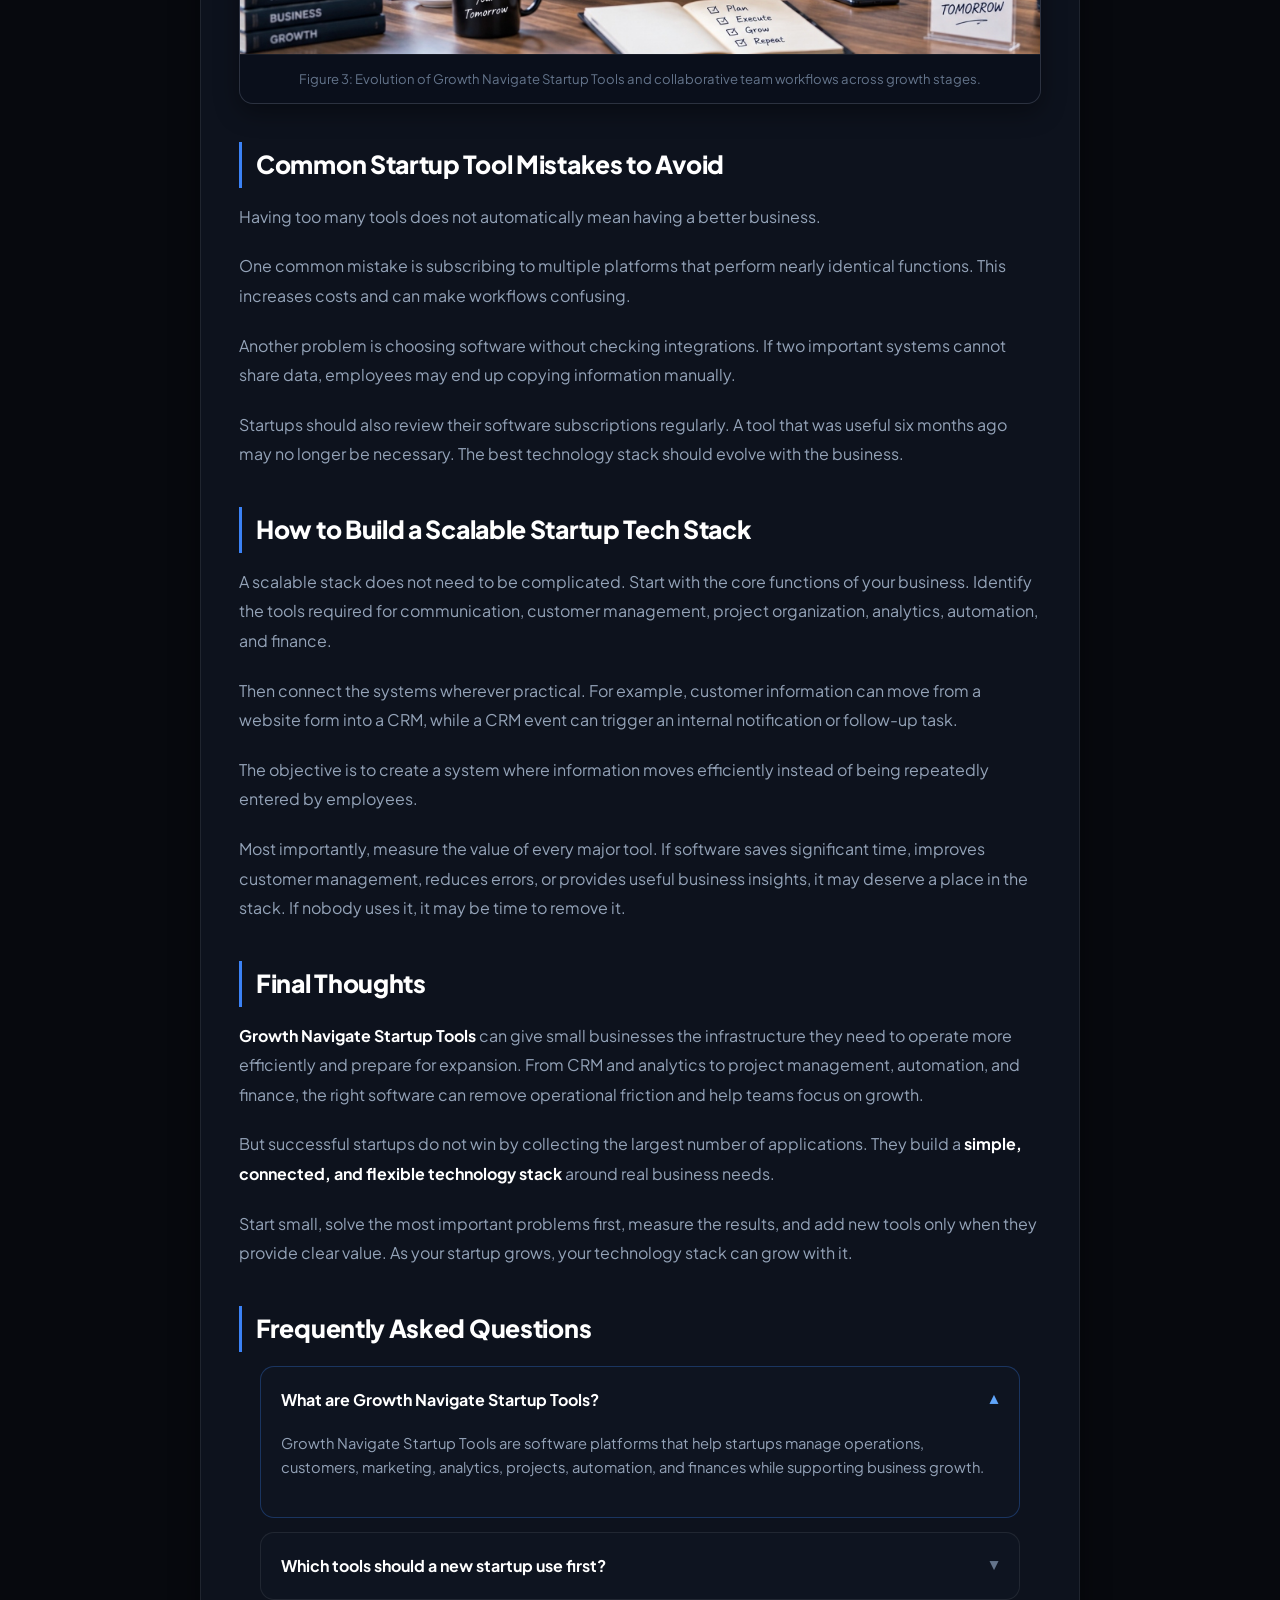
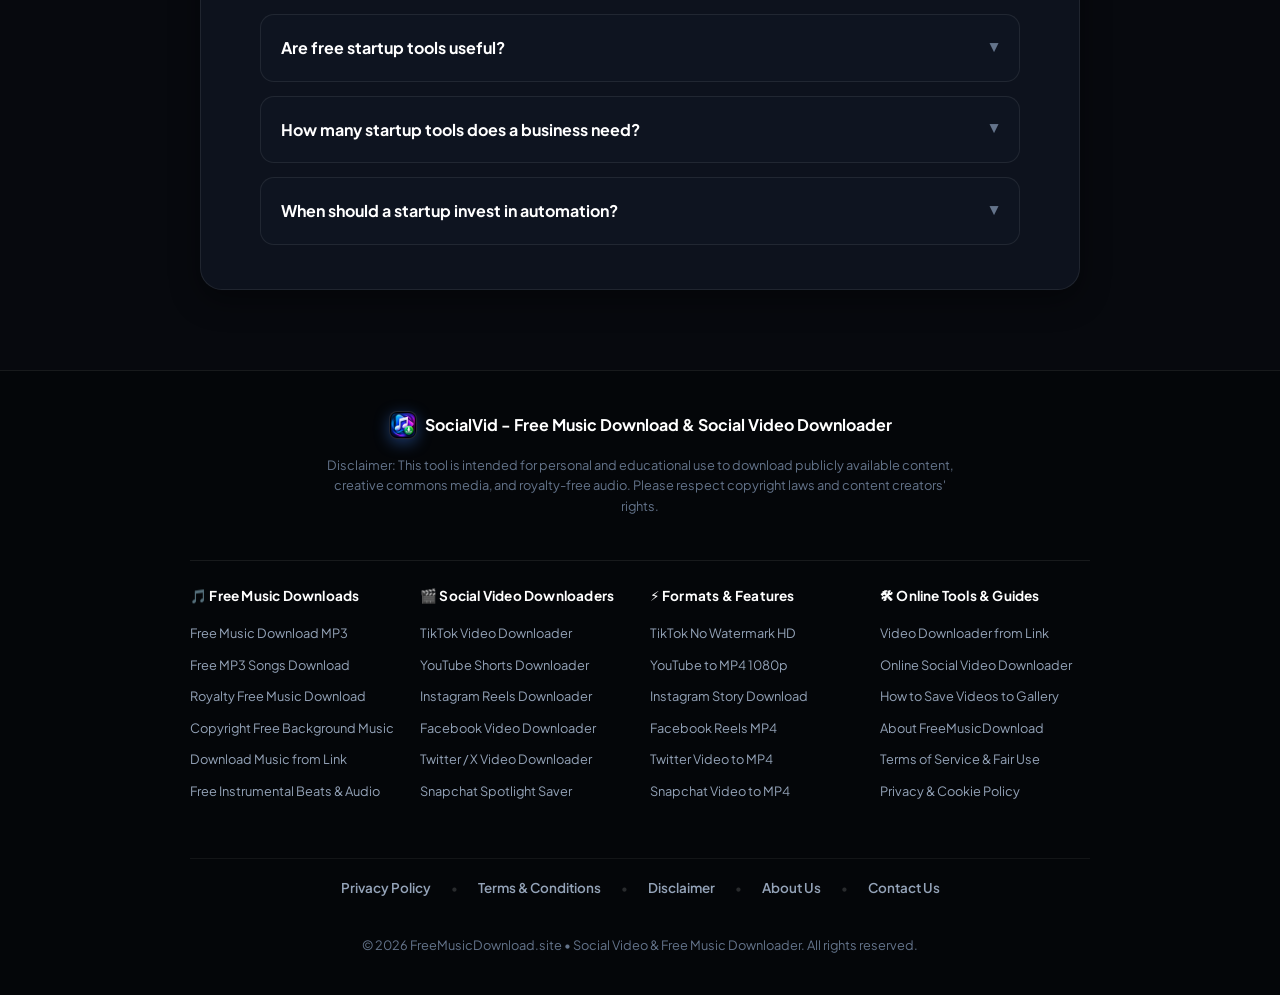
<file: growth-navigate-startup-tools.html>
<!DOCTYPE html>
<html lang="en">
<head>
  <meta charset="UTF-8">
  <meta name="viewport" content="width=device-width, initial-scale=1.0">
  <meta name="google-adsense-account" content="ca-pub-6684322530533110">
  <title>Growth Navigate Startup Tools: Essential Tools for Startup Growth - FreeMusicDownload.site</title>
  
  <!-- Primary SEO Meta Tags -->
  <meta name="description" content="Discover the essential Growth Navigate Startup Tools to build, scale, and automate your startup. Complete guide to CRM, marketing, automation, analytics, and startup tech stacks.">
  <meta name="keywords" content="Growth Navigate Startup Tools, startup tools, essential tools for startup growth, startup growth stack, best startup tools, startup automation tools, CRM for startups, startup marketing tools, SaaS tools for startups, tech stack for startup growth, startup project management, startup business tools, small business automation">
  <meta name="robots" content="index, follow">
  <meta name="author" content="FreeMusicDownload.site">
  <meta name="theme-color" content="#0b0f19">
  <link rel="canonical" href="https://freemusicdownload.site/growth-navigate-startup-tools.html">
  <!-- Favicon and App Icons (Google Search & Multi-device Optimized) -->
  <link rel="icon" type="image/x-icon" href="/favicon.ico">
  <link rel="icon" type="image/png" sizes="48x48" href="/images/favicon-48x48.png">
  <link rel="icon" type="image/png" sizes="96x96" href="/images/favicon-96x96.png">
  <link rel="icon" type="image/png" sizes="192x192" href="/images/icon-192.png">
  <link rel="shortcut icon" href="/favicon.ico">
  <link rel="apple-touch-icon" sizes="180x180" href="/images/apple-touch-icon.png">
  <link rel="manifest" href="/site.webmanifest">

  <!-- Open Graph / Facebook -->
  <meta property="og:type" content="article">
  <meta property="og:url" content="https://freemusicdownload.site/growth-navigate-startup-tools.html">
  <meta property="og:title" content="Growth Navigate Startup Tools: Essential Tools for Startup Growth">
  <meta property="og:description" content="Discover the essential Growth Navigate Startup Tools to build, scale, and automate your startup. Complete guide to CRM, marketing, automation, analytics, and startup tech stacks.">
  <meta property="og:site_name" content="FreeMusicDownload.site">
  <meta property="og:image" content="https://freemusicdownload.site/images/growth-navigate-cover.jpg">

  <!-- Twitter / X -->
  <meta name="twitter:card" content="summary_large_image">
  <meta name="twitter:url" content="https://freemusicdownload.site/growth-navigate-startup-tools.html">
  <meta name="twitter:title" content="Growth Navigate Startup Tools: Essential Tools for Startup Growth">
  <meta name="twitter:description" content="Discover the essential Growth Navigate Startup Tools to scale your business. Complete 2026 guide to startup technology stacks.">
  <meta name="twitter:image" content="https://freemusicdownload.site/images/growth-navigate-cover.jpg">

  <!-- Google Fonts & Stylesheet -->
  <link rel="preconnect" href="https://fonts.googleapis.com">
  <link rel="preconnect" href="https://fonts.gstatic.com" crossorigin>
  <link href="https://fonts.googleapis.com/css2?family=Plus+Jakarta+Sans:wght@400;500;600;700;800&display=swap" rel="stylesheet">
  <link rel="stylesheet" href="style.css">

  <!-- Early Reading Theme Preference Script (Prevents Dark/Light Flash) -->
  <script>
    (function() {
      try {
        if (localStorage.getItem('blog_reading_theme') === 'light') {
          document.documentElement.classList.add('light-mode-active');
          document.addEventListener('DOMContentLoaded', function() {
            if (document.body) document.body.classList.add('light-mode');
          });
        }
      } catch(e) {}
    })();
  </script>

  <!-- Schema.org Structured Data (BlogPosting + FAQPage + BreadcrumbList) -->
  <script type="application/ld+json">
  {
    "@context": "https://schema.org",
    "@graph": [
      {
        "@type": "BlogPosting",
        "headline": "Growth Navigate Startup Tools: Essential Tools for Startup Growth",
        "description": "Discover the essential Growth Navigate Startup Tools to build, scale, and automate your startup. Complete guide to CRM, marketing, automation, analytics, and startup tech stacks.",
        "image": "https://freemusicdownload.site/images/growth-navigate-cover.jpg",
        "url": "https://freemusicdownload.site/growth-navigate-startup-tools.html",
        "datePublished": "2026-09-23T00:00:00+00:00",
        "dateModified": "2026-09-23T00:00:00+00:00",
        "author": {
          "@type": "Organization",
          "name": "FreeMusicDownload.site",
          "url": "https://freemusicdownload.site/"
        },
        "publisher": {
          "@type": "Organization",
          "name": "FreeMusicDownload.site",
          "url": "https://freemusicdownload.site/"
        },
        "mainEntityOfPage": {
          "@type": "WebPage",
          "@id": "https://freemusicdownload.site/growth-navigate-startup-tools.html"
        }
      },
      {
        "@type": "BreadcrumbList",
        "itemListElement": [
          {
            "@type": "ListItem",
            "position": 1,
            "name": "Home",
            "item": "https://freemusicdownload.site/"
          },
          {
            "@type": "ListItem",
            "position": 2,
            "name": "Blogs",
            "item": "https://freemusicdownload.site/blogs.html"
          },
          {
            "@type": "ListItem",
            "position": 3,
            "name": "Growth Navigate Startup Tools",
            "item": "https://freemusicdownload.site/growth-navigate-startup-tools.html"
          }
        ]
      },
      {
        "@type": "FAQPage",
        "mainEntity": [
          {
            "@type": "Question",
            "name": "What are Growth Navigate Startup Tools?",
            "acceptedAnswer": {
              "@type": "Answer",
              "text": "Growth Navigate Startup Tools are software platforms that help startups manage operations, customers, marketing, analytics, projects, automation, and finances while supporting business growth."
            }
          },
          {
            "@type": "Question",
            "name": "Which tools should a new startup use first?",
            "acceptedAnswer": {
              "@type": "Answer",
              "text": "A new startup should begin with tools that solve immediate problems. Depending on the business, this may include a workspace, communication platform, CRM, analytics solution, and basic financial software."
            }
          },
          {
            "@type": "Question",
            "name": "Are free startup tools useful?",
            "acceptedAnswer": {
              "@type": "Answer",
              "text": "Yes. Free plans can be useful for early-stage startups that are testing workflows and validating their business model. Paid plans can be introduced when advanced features or higher usage limits become necessary."
            }
          },
          {
            "@type": "Question",
            "name": "How many startup tools does a business need?",
            "acceptedAnswer": {
              "@type": "Answer",
              "text": "There is no fixed number. A startup should use enough tools to manage its essential operations without creating unnecessary complexity. A smaller, well-connected stack is often easier to manage than dozens of overlapping applications."
            }
          },
          {
            "@type": "Question",
            "name": "When should a startup invest in automation?",
            "acceptedAnswer": {
              "@type": "Answer",
              "text": "Automation becomes valuable when a process is repetitive, predictable, and consumes meaningful time. Startups should first understand and stabilize a workflow before building complex automation around it."
            }
          }
        ]
      }
    ]
  }
  </script>
</head>
<body class="blog-reading-page">

  <!-- Floating Reading Mode Toggle (Light / Dark Mode for Blogs) -->
  <button type="button" class="blog-theme-toggle" id="blogThemeToggleBtn" aria-label="Switch to Light Reading Mode" title="Toggle Light/Dark Reading Mode">
    <span class="theme-icon">☀️</span>
    <span class="theme-label">Light Mode</span>
  </button>

  <!-- Ambient Glowing Background Orbs -->
  <div class="glow-orb glow-1"></div>
  <div class="glow-orb glow-2"></div>
  <div class="glow-orb glow-3"></div>

<!-- Top Glassmorphic Navbar -->
  <header class="navbar-wrapper">
    <nav class="navbar" aria-label="Main Navigation">
      <a href="index.html" class="nav-brand">
        <div class="brand-icon">
          <img src="images/app-icon.png" alt="FreeMusicDownload Logo" class="brand-logo-img">
        </div>
        <span class="brand-text">Social<strong>Vid</strong> & Music</span>
      </a>

      <!-- Platform Links in Navbar -->
      <div class="nav-platforms" id="navPlatforms">
        <a href="index.html" class="nav-platform-btn active" data-platform="all" title="All Supported Platforms">
          <span class="platform-icon">⚡</span> All
        </a>
        <a href="blogs.html" class="nav-platform-btn active" data-platform="blogs" title="Startup & Growth Blogs"><span class="platform-icon">📝</span> Blogs</a>
        <a href="index.html#home" class="nav-platform-btn highlight-music-btn" data-platform="music" title="Free Music Download - Just Paste Music Link">
          <span class="platform-icon">🎵</span> Free Music Download
        </a>
        <a href="tiktok.html" class="nav-platform-btn" data-platform="tiktok" title="TikTok Video Downloader No Watermark">
          <span class="platform-icon">🎬</span> TikTok
        </a>
        <a href="youtube.html" class="nav-platform-btn" data-platform="youtube" title="YouTube Shorts Downloader">
          <span class="platform-icon">▶️</span> YouTube
        </a>
        <a href="instagram.html" class="nav-platform-btn" data-platform="instagram" title="Instagram Reel Downloader">
          <span class="platform-icon">📸</span> Instagram
        </a>
        <a href="facebook.html" class="nav-platform-btn" data-platform="facebook" title="Facebook Video Downloader">
          <span class="platform-icon">📘</span> Facebook
        </a>
        <a href="twitter.html" class="nav-platform-btn" data-platform="twitter" title="Twitter / X Video Downloader">
          <span class="platform-icon">✖️</span> Twitter/X
        </a>
        <a href="snapchat.html" class="nav-platform-btn" data-platform="snapchat" title="Snapchat Video Saver">
          <span class="platform-icon">👻</span> Snapchat
        </a>
      </div>

      <a href="#how-it-works" class="nav-guide-link">How to Use</a>

      <!-- Mobile Top-Right Features Button -->
      <button type="button" class="mobile-menu-toggle" id="mobileMenuToggle" aria-label="Open Features and Platforms Menu" aria-expanded="false" aria-controls="mobileDrawer">
        <span class="mobile-toggle-icon-wrap">
          <svg class="mobile-toggle-icon" viewBox="0 0 24 24" fill="none" stroke="currentColor" stroke-width="2.2" stroke-linecap="round" stroke-linejoin="round">
            <rect x="3" y="3" width="7" height="7" rx="2"></rect>
            <rect x="14" y="3" width="7" height="7" rx="2"></rect>
            <rect x="14" y="14" width="7" height="7" rx="2"></rect>
            <rect x="3" y="14" width="7" height="7" rx="2"></rect>
          </svg>
        </span>
        <span class="mobile-toggle-text">Features</span>
      </button>
    </nav>
  </header>

  <!-- Mobile Features Navigation Drawer / Modal -->
  <div class="mobile-drawer-backdrop" id="mobileDrawerBackdrop" aria-hidden="true"></div>
  <aside class="mobile-drawer" id="mobileDrawer" role="dialog" aria-modal="true" aria-label="Supported Features Menu" aria-hidden="true">
    <div class="mobile-drawer-header">
      <div class="mobile-drawer-title-wrap">
        <span class="mobile-drawer-sparkle">⚡</span>
        <div>
          <h2 class="mobile-drawer-title">Features & Platforms</h2>
          <p class="mobile-drawer-subtitle">Select any platform to download</p>
        </div>
      </div>
      <button type="button" class="mobile-drawer-close" id="mobileDrawerClose" aria-label="Close menu">
        <svg viewBox="0 0 24 24" width="20" height="20" fill="none" stroke="currentColor" stroke-width="2.5" stroke-linecap="round" stroke-linejoin="round">
          <line x1="18" y1="6" x2="6" y2="18"></line>
          <line x1="6" y1="6" x2="18" y2="18"></line>
        </svg>
      </button>
    </div>

    <div class="mobile-drawer-body">
      <div class="mobile-section-label">Supported Platforms</div>
      <div class="mobile-features-list">
        <a href="index.html" class="mobile-feature-item active" data-platform="all">
          <span class="feature-item-icon">⚡</span>
          <div class="feature-item-content">
            <div class="feature-item-title">All Supported Media</div>
            <div class="feature-item-sub">Music, Songs, YouTube, TikTok & Reels</div>
          </div>
          <span class="feature-item-indicator">Select</span>
        </a>

        <a href="blogs.html" class="mobile-feature-item active" data-platform="blogs">
          <span class="feature-item-icon">📝</span>
          <div class="feature-item-content">
            <div class="feature-item-title">Startup & Growth Blogs <span class="feature-badge-hot">NEW</span></div>
            <div class="feature-item-sub">Growth Navigate Startup Tools & Guides</div>
          </div>
          <span class="feature-item-indicator">Active</span>
        </a>

        <a href="index.html#home" class="mobile-feature-item highlight-music" data-platform="music">
          <span class="feature-item-icon">🎵</span>
          <div class="feature-item-content">
            <div class="feature-item-title">Free Music Download <span class="feature-badge-hot">HOT</span></div>
            <div class="feature-item-sub">MP3 Songs, Audio, Beats & Background Music</div>
          </div>
          <span class="feature-item-indicator">Select</span>
        </a>

        <a href="tiktok.html" class="mobile-feature-item" data-platform="tiktok">
          <span class="feature-item-icon">🎬</span>
          <div class="feature-item-content">
            <div class="feature-item-title">TikTok Downloader</div>
            <div class="feature-item-sub">No watermark, HD MP4 video & audio</div>
          </div>
          <span class="feature-item-indicator">Select</span>
        </a>

        <a href="youtube.html" class="mobile-feature-item" data-platform="youtube">
          <span class="feature-item-icon">▶️</span>
          <div class="feature-item-content">
            <div class="feature-item-title">YouTube Shorts & Video</div>
            <div class="feature-item-sub">Shorts & full HD video downloader</div>
          </div>
          <span class="feature-item-indicator">Select</span>
        </a>

        <a href="instagram.html" class="mobile-feature-item" data-platform="instagram">
          <span class="feature-item-icon">📸</span>
          <div class="feature-item-content">
            <div class="feature-item-title">Instagram Reels & Story</div>
            <div class="feature-item-sub">Reels, stories, clips & post video</div>
          </div>
          <span class="feature-item-indicator">Select</span>
        </a>

        <a href="facebook.html" class="mobile-feature-item" data-platform="facebook">
          <span class="feature-item-icon">📘</span>
          <div class="feature-item-content">
            <div class="feature-item-title">Facebook Videos & Reels</div>
            <div class="feature-item-sub">Download public Facebook clips & reels</div>
          </div>
          <span class="feature-item-indicator">Select</span>
        </a>

        <a href="twitter.html" class="mobile-feature-item" data-platform="twitter">
          <span class="feature-item-icon">✖️</span>
          <div class="feature-item-content">
            <div class="feature-item-title">Twitter / X Downloader</div>
            <div class="feature-item-sub">Save videos & GIFs from Twitter/X</div>
          </div>
          <span class="feature-item-indicator">Select</span>
        </a>

        <a href="snapchat.html" class="mobile-feature-item" data-platform="snapchat">
          <span class="feature-item-icon">👻</span>
          <div class="feature-item-content">
            <div class="feature-item-title">Snapchat Spotlight</div>
            <div class="feature-item-sub">Spotlight clips & story downloads</div>
          </div>
          <span class="feature-item-indicator">Select</span>
        </a>
      </div>

      <div class="mobile-drawer-footer">
        <a href="#how-it-works" class="mobile-drawer-link" id="mobileHowItWorksLink">
          <span>📖 How to Download</span>
          <span class="link-arrow">→</span>
        </a>
        <a href="#faq" class="mobile-drawer-link" id="mobileFaqLink">
          <span>❓ Frequently Asked Questions</span>
          <span class="link-arrow">→</span>
        </a>
      </div>
    </div>
  </aside>

  <!-- Main Blog Article Container -->
  <main class="blog-article-container">
    <article class="blog-article-card">
      
      <!-- Breadcrumb Navigation & In-Header Reading Mode Toggle -->
      <div class="blog-header-controls">
        <nav class="blog-breadcrumb" aria-label="Breadcrumb">
          <a href="index.html">Home</a>
          <span>/</span>
          <a href="blogs.html">Blogs</a>
          <span>/</span>
          <span class="breadcrumb-current">Growth Navigate Startup Tools</span>
        </nav>
        <button type="button" class="blog-inline-theme-toggle" id="blogInlineThemeToggleBtn" aria-label="Switch to Light Reading Mode" title="Toggle Light/Dark Reading Mode">
          <span class="theme-icon">☀️</span>
          <span class="theme-label">Light Mode</span>
        </button>
      </div>

      <header class="blog-article-header">
        <div class="article-badge-row">
          <span class="article-pill accent">🚀 Startup Growth Guide</span>
          <span class="article-pill">Comprehensive 2026 Edition</span>
          <span class="article-pill">8 Min Read</span>
        </div>

        <h1 class="blog-article-title">
          Growth Navigate Startup Tools: Essential Tools for Startup Growth
        </h1>

        <div class="blog-article-meta-row">
          <div class="blog-article-meta-item">
            <span>📅 Published: September 23, 2026</span>
          </div>
          <div class="blog-article-meta-item">
            <span>✍️ By FreeMusicDownload Editorial Team</span>
          </div>
          <div class="blog-article-meta-item">
            <span>🏷️ Startup Tech Stack &amp; Automation</span>
          </div>
        </div>
      </header>

      <!-- Featured Hero Cover Image (Top of Article) -->
      <figure class="blog-featured-hero-box">
        <img src="images/growth-navigate-cover.jpg" alt="Growth Navigate Startup Tools: Essential Tools for Startup Growth" width="1200" height="675" fetchpriority="high">
        <figcaption>Growth Navigate Startup Tools: Framework, infrastructure, and core technologies designed for accelerating startup growth.</figcaption>
      </figure>

      <div class="blog-article-body">
        <p class="article-lead">
          Starting a business is exciting, but growing one is a completely different challenge. As a startup begins gaining customers, managing projects, tracking leads, handling finances, and analyzing performance can quickly become overwhelming. This is where <strong>Growth Navigate Startup Tools</strong> can make a real difference.
        </p>

        <p>
          The right startup tools help small teams organize their work, automate repetitive tasks, understand their customers, and make better business decisions. Instead of relying on spreadsheets, scattered emails, and manual processes, founders can build a connected technology stack that supports growth.
        </p>

        <p>
          However, the goal is not to use dozens of software platforms. A successful startup needs the <strong>right tools for the right problems at the right stage</strong>.
        </p>

        <h2>What Are Growth Navigate Startup Tools?</h2>
        <p>
          <strong>Growth Navigate Startup Tools</strong> are digital platforms and software solutions designed to help startups manage daily operations while preparing for future growth. These tools can cover everything from customer relationship management and marketing to project management, analytics, automation, and accounting.
        </p>
        <p>
          For example, a startup might use a CRM to manage potential customers, a project management platform to organize tasks, an analytics tool to understand website visitors, and an automation platform to connect different applications.
        </p>
        <p>
          The important part is how these tools work together.
        </p>
        <p>
          A collection of unrelated software can create more problems than it solves. A connected startup tech stack, on the other hand, can reduce manual work and give founders a clearer picture of what is happening inside the business.
        </p>

        <h2>Why Startups Need the Right Tools</h2>
        <p>
          Startups usually operate with limited budgets and small teams. One person may handle responsibilities that would normally belong to several departments in a larger company.
        </p>
        <p>
          Technology can help close that gap. The right tools can help startups:
        </p>
        <ul>
          <li>Organize customer information</li>
          <li>Track sales opportunities</li>
          <li>Automate repetitive tasks</li>
          <li>Manage projects and deadlines</li>
          <li>Analyze customer behavior</li>
          <li>Monitor business performance</li>
          <li>Improve team communication</li>
          <li>Track revenue and expenses</li>
          <li>Reduce unnecessary manual work</li>
        </ul>
        <p>
          For example, instead of checking several spreadsheets to understand sales performance, a CRM can provide a centralized view of leads, conversations, deals, and customer activity.
        </p>
        <p>
          This allows founders and teams to spend less time managing information and more time acting on it.
        </p>

        <!-- IMAGE 1: Connected Startup Tech Stack Architecture -->
        <figure class="blog-img-box" id="blog-img-1">
          <img src="images/growth-navigate-tools.jpg" alt="Growth Navigate Startup Tools: Connected Tech Stack and Infrastructure" loading="lazy" width="1200" height="675">
          <figcaption>Figure 1: High-level overview of a modern connected Growth Navigate Startup Tools infrastructure.</figcaption>
        </figure>

        <h2>Essential Categories of Startup Growth Tools</h2>
        <p>
          Before choosing individual software products, startups should understand the main categories they need. Every business is different, but several tool categories are useful across industries.
        </p>

        <h3>1. CRM and Sales Tools</h3>
        <p>
          Customer relationship management software helps startups organize leads, prospects, customers, and sales activities in one place.
        </p>
        <p>
          A CRM can record customer conversations, track deals, schedule follow-ups, and show where prospects are in the sales pipeline.
        </p>
        <p>
          Popular options include HubSpot and Salesforce. The best choice depends on the company's size, budget, sales process, and future requirements.
        </p>
        <p>
          For a small startup, a simple CRM may be enough. As the sales operation becomes more complicated, advanced features and integrations may become more important.
        </p>

        <h3>2. Project Management and Collaboration Tools</h3>
        <p>
          As a startup grows, keeping track of tasks through chat messages and spreadsheets becomes difficult.
        </p>
        <p>
          Project management platforms help teams assign tasks, establish deadlines, monitor progress, and organize projects. Tools such as Notion, Asana, ClickUp, and Airtable can support different working styles.
        </p>
        <p>
          A startup does not necessarily need multiple project management platforms. Choosing one central workspace can make responsibilities clearer and reduce confusion.
        </p>

        <h3>3. Marketing and Customer Acquisition Tools</h3>
        <p>
          Growth depends heavily on attracting the right customers. Marketing tools help startups manage email campaigns, content marketing, social media activities, lead generation, and customer communication.
        </p>
        <p>
          Marketing automation can also save time. Instead of manually sending the same follow-up messages to every prospect, businesses can create automated workflows based on customer actions.
        </p>
        <p>
          The key is to automate repetitive processes while keeping communication useful and personal.
        </p>

        <h3>4. Analytics and Business Intelligence</h3>
        <p>
          Data can help startups understand what is working and what needs improvement. Analytics tools can reveal where website visitors come from, which pages they view, how long they stay, and whether they complete important actions.
        </p>
        <p>
          Google Analytics 4 is commonly used for website and digital analytics, while product-focused platforms such as Amplitude can provide deeper insights into user behavior.
        </p>
        <p>
          However, collecting data is only the beginning. The real value comes from turning that information into decisions.
        </p>

        <h2>Automation: A Major Part of Startup Growth</h2>
        <p>
          Automation is one of the most valuable parts of a modern startup tech stack. Many startup tasks are repetitive. For example, a new customer may submit a form, receive an email, get added to a CRM, and create a task for the sales team.
        </p>
        <p>
          Without automation, employees may need to perform each step manually. Tools such as Zapier can connect different applications and automate these workflows.
        </p>

        <!-- Automation Workflow Interactive Display -->
        <div class="workflow-box">
          <span class="workflow-node">Website Form</span>
          <span class="workflow-arrow">➔</span>
          <span class="workflow-node">CRM</span>
          <span class="workflow-arrow">➔</span>
          <span class="workflow-node">Email Notification</span>
          <span class="workflow-arrow">➔</span>
          <span class="workflow-node">Sales Task</span>
        </div>

        <p>
          A simple workflow like this can save time and reduce the risk of human error.
        </p>
        <p>
          However, startups should avoid automating everything too early. If a process is still changing every week, building complicated automation around it may create unnecessary maintenance.
        </p>

        <!-- IMAGE 2: Automation Workflow & Operations Dashboard -->
        <figure class="blog-img-box" id="blog-img-2">
          <img src="images/growth-navigate-dashboard.jpg" alt="Growth Navigate Operations Dashboard: Real-Time Performance & Automation" loading="lazy" width="1200" height="675">
          <figcaption>Figure 2: Visualizing automated event triggers, lead tracking, and operational metrics.</figcaption>
        </figure>

        <h2>Finance and Accounting Tools</h2>
        <p>
          Growth is not only about acquiring customers. A startup also needs to understand its financial position. Financial tools can help businesses monitor:
        </p>
        <ul>
          <li>Revenue</li>
          <li>Expenses</li>
          <li>Cash flow</li>
          <li>Burn rate</li>
          <li>Runway</li>
          <li>Profitability</li>
        </ul>
        <p>
          These numbers become particularly important when a company starts hiring employees, spending more on marketing, or considering external investment.
        </p>
        <p>
          A startup that understands its finances can make decisions based on actual numbers rather than assumptions.
        </p>

        <h2>How to Choose Growth Navigate Startup Tools</h2>
        <p>
          Choosing software should start with a business problem rather than a product name. Instead of asking:
        </p>
        <div class="article-tip-box" style="margin: 18px 0;">
          <div class="tip-box-icon">❓</div>
          <div class="tip-box-text">
            <strong>Instead of asking:</strong> <em>“Which startup tool should I buy?”</em><br>
            <strong>Ask:</strong> <em>“What specific bottleneck or problem is slowing my business down right now?”</em>
          </div>
        </div>

        <p>
          For example, if leads are being forgotten, a CRM may solve the problem. If employees keep missing deadlines, project management software could help. If marketing decisions are based on assumptions, analytics may be the missing piece.
        </p>
        <p>
          A practical selection process is:
        </p>
        <ol>
          <li>Identify the biggest operational problem.</li>
          <li>Find the software category that addresses it.</li>
          <li>Compare a few suitable platforms.</li>
          <li>Start with a free or affordable plan when possible.</li>
          <li>Test the tool with your actual workflow.</li>
          <li>Measure whether it saves time or improves results.</li>
          <li>Upgrade only when the business genuinely needs additional features.</li>
        </ol>
        <p>
          This approach keeps the technology stack manageable.
        </p>

        <h2>Growth Navigate Startup Tools by Business Stage</h2>
        <p>
          The tools a startup needs at the beginning are different from the tools it may require after significant growth.
        </p>

        <h3>Early Stage</h3>
        <p>
          At the idea or early validation stage, keep things simple. A workspace for planning, communication software, and basic analytics may be enough.
        </p>
        <p>
          The main goal should be understanding customers and validating the business idea rather than building a complicated technology infrastructure.
        </p>

        <h3>Traction Stage</h3>
        <p>
          Once customers begin arriving consistently, CRM and analytics become more important. The startup needs to know where leads are coming from, which customers are converting, and which activities are producing measurable results.
        </p>

        <h3>Scaling Stage</h3>
        <p>
          When revenue and operations become more predictable, startups can introduce advanced automation, marketing workflows, product analytics, and more sophisticated financial systems.
        </p>
        <p>
          At this point, integrations become increasingly valuable because different departments generate large amounts of information.
        </p>

        <!-- IMAGE 3: Startup Stages Growth Lifecycle & Collaboration -->
        <figure class="blog-img-box" id="blog-img-3">
          <img src="images/growth-navigate-collaboration.jpg" alt="Growth Navigate Startup Tools Across Business Stages & Team Collaboration" loading="lazy" width="1200" height="675">
          <figcaption>Figure 3: Evolution of Growth Navigate Startup Tools and collaborative team workflows across growth stages.</figcaption>
        </figure>

        <h2>Common Startup Tool Mistakes to Avoid</h2>
        <p>
          Having too many tools does not automatically mean having a better business.
        </p>
        <p>
          One common mistake is subscribing to multiple platforms that perform nearly identical functions. This increases costs and can make workflows confusing.
        </p>
        <p>
          Another problem is choosing software without checking integrations. If two important systems cannot share data, employees may end up copying information manually.
        </p>
        <p>
          Startups should also review their software subscriptions regularly. A tool that was useful six months ago may no longer be necessary. The best technology stack should evolve with the business.
        </p>

        <h2>How to Build a Scalable Startup Tech Stack</h2>
        <p>
          A scalable stack does not need to be complicated. Start with the core functions of your business. Identify the tools required for communication, customer management, project organization, analytics, automation, and finance.
        </p>
        <p>
          Then connect the systems wherever practical. For example, customer information can move from a website form into a CRM, while a CRM event can trigger an internal notification or follow-up task.
        </p>
        <p>
          The objective is to create a system where information moves efficiently instead of being repeatedly entered by employees.
        </p>
        <p>
          Most importantly, measure the value of every major tool. If software saves significant time, improves customer management, reduces errors, or provides useful business insights, it may deserve a place in the stack. If nobody uses it, it may be time to remove it.
        </p>

        <h2>Final Thoughts</h2>
        <p>
          <strong>Growth Navigate Startup Tools</strong> can give small businesses the infrastructure they need to operate more efficiently and prepare for expansion. From CRM and analytics to project management, automation, and finance, the right software can remove operational friction and help teams focus on growth.
        </p>
        <p>
          But successful startups do not win by collecting the largest number of applications. They build a <strong>simple, connected, and flexible technology stack</strong> around real business needs.
        </p>
        <p>
          Start small, solve the most important problems first, measure the results, and add new tools only when they provide clear value. As your startup grows, your technology stack can grow with it.
        </p>

        <!-- Frequently Asked Questions Accordion -->
        <h2 id="faq">Frequently Asked Questions</h2>
        <div class="faq-container">
          <details class="faq-item" open>
            <summary class="faq-question">
              <span>What are Growth Navigate Startup Tools?</span>
              <span class="faq-arrow">▼</span>
            </summary>
            <div class="faq-answer">
              <p>Growth Navigate Startup Tools are software platforms that help startups manage operations, customers, marketing, analytics, projects, automation, and finances while supporting business growth.</p>
            </div>
          </details>

          <details class="faq-item">
            <summary class="faq-question">
              <span>Which tools should a new startup use first?</span>
              <span class="faq-arrow">▼</span>
            </summary>
            <div class="faq-answer">
              <p>A new startup should begin with tools that solve immediate problems. Depending on the business, this may include a workspace, communication platform, CRM, analytics solution, and basic financial software.</p>
            </div>
          </details>

          <details class="faq-item">
            <summary class="faq-question">
              <span>Are free startup tools useful?</span>
              <span class="faq-arrow">▼</span>
            </summary>
            <div class="faq-answer">
              <p>Yes. Free plans can be useful for early-stage startups that are testing workflows and validating their business model. Paid plans can be introduced when advanced features or higher usage limits become necessary.</p>
            </div>
          </details>

          <details class="faq-item">
            <summary class="faq-question">
              <span>How many startup tools does a business need?</span>
              <span class="faq-arrow">▼</span>
            </summary>
            <div class="faq-answer">
              <p>There is no fixed number. A startup should use enough tools to manage its essential operations without creating unnecessary complexity. A smaller, well-connected stack is often easier to manage than dozens of overlapping applications.</p>
            </div>
          </details>

          <details class="faq-item">
            <summary class="faq-question">
              <span>When should a startup invest in automation?</span>
              <span class="faq-arrow">▼</span>
            </summary>
            <div class="faq-answer">
              <p>Automation becomes valuable when a process is repetitive, predictable, and consumes meaningful time. Startups should first understand and stabilize a workflow before building complex automation around it.</p>
            </div>
          </details>
        </div>

      </div>
    </article>
  </main>

<!-- Footer -->
  <footer class="site-footer">
    <div class="footer-content">
      <div class="footer-brand">
        <div class="brand-icon small">
          <img src="images/app-icon.png" alt="FreeMusicDownload Logo" class="brand-logo-img">
        </div>
        <span>SocialVid - Free Music Download & Social Video Downloader</span>
      </div>
      
      <p class="footer-disclaimer">
        Disclaimer: This tool is intended for personal and educational use to download publicly available content, creative commons media, and royalty-free audio. Please respect copyright laws and content creators' rights.
      </p>

      <!-- Multi-Column Keywords Grid with Active Internal Linking -->
      <div class="footer-keywords-section">
        <div class="footer-grid">
          <div class="footer-col">
            <div class="footer-col-title">🎵 Free Music Downloads</div>
            <ul class="footer-links-list">
              <li><a href="index.html" class="footer-keyword-link">Free Music Download MP3</a></li>
              <li><a href="index.html#home" class="footer-keyword-link">Free MP3 Songs Download</a></li>
              <li><a href="index.html#home" class="footer-keyword-link">Royalty Free Music Download</a></li>
              <li><a href="index.html#home" class="footer-keyword-link">Copyright Free Background Music</a></li>
              <li><a href="index.html#home" class="footer-keyword-link">Download Music from Link</a></li>
              <li><a href="index.html#home" class="footer-keyword-link">Free Instrumental Beats & Audio</a></li>
            </ul>
          </div>

          <div class="footer-col">
            <div class="footer-col-title">🎬 Social Video Downloaders</div>
            <ul class="footer-links-list">
              <li><a href="tiktok.html" class="footer-keyword-link">TikTok Video Downloader</a></li>
              <li><a href="youtube.html" class="footer-keyword-link">YouTube Shorts Downloader</a></li>
              <li><a href="instagram.html" class="footer-keyword-link">Instagram Reels Downloader</a></li>
              <li><a href="facebook.html" class="footer-keyword-link">Facebook Video Downloader</a></li>
              <li><a href="twitter.html" class="footer-keyword-link">Twitter / X Video Downloader</a></li>
              <li><a href="snapchat.html" class="footer-keyword-link">Snapchat Spotlight Saver</a></li>
            </ul>
          </div>

          <div class="footer-col">
            <div class="footer-col-title">⚡ Formats & Features</div>
            <ul class="footer-links-list">
              <li><a href="tiktok.html" class="footer-keyword-link">TikTok No Watermark HD</a></li>
              <li><a href="youtube.html" class="footer-keyword-link">YouTube to MP4 1080p</a></li>
              <li><a href="instagram.html" class="footer-keyword-link">Instagram Story Download</a></li>
              <li><a href="facebook.html" class="footer-keyword-link">Facebook Reels MP4</a></li>
              <li><a href="twitter.html" class="footer-keyword-link">Twitter Video to MP4</a></li>
              <li><a href="snapchat.html" class="footer-keyword-link">Snapchat Video to MP4</a></li>
            </ul>
          </div>

          <div class="footer-col">
            <div class="footer-col-title">🛠 Online Tools & Guides</div>
            <ul class="footer-links-list">
              <li><a href="index.html#how-it-works" class="footer-keyword-link">Video Downloader from Link</a></li>
              <li><a href="index.html#how-it-works" class="footer-keyword-link">Online Social Video Downloader</a></li>
              <li><a href="index.html#faq" class="footer-keyword-link">How to Save Videos to Gallery</a></li>
              <li><a href="about-us.html" class="footer-keyword-link">About FreeMusicDownload</a></li>
              <li><a href="terms-conditions.html" class="footer-keyword-link">Terms of Service & Fair Use</a></li>
              <li><a href="privacy-policy.html" class="footer-keyword-link">Privacy & Cookie Policy</a></li>
            </ul>
          </div>
        </div>
      </div>

      <!-- Bottom 5-Word Legal & Info Navigation Row -->
      <div class="footer-legal-row">
        <a href="privacy-policy.html" class="footer-legal-link">Privacy Policy</a>
        <span class="footer-legal-divider">•</span>
        <a href="terms-conditions.html" class="footer-legal-link">Terms & Conditions</a>
        <span class="footer-legal-divider">•</span>
        <a href="disclaimer.html" class="footer-legal-link">Disclaimer</a>
        <span class="footer-legal-divider">•</span>
        <a href="about-us.html" class="footer-legal-link">About Us</a>
        <span class="footer-legal-divider">•</span>
        <a href="contact.html" class="footer-legal-link">Contact Us</a>
      </div>
      
      <div class="footer-copy">
        © 2026 FreeMusicDownload.site • Social Video & Free Music Downloader. All rights reserved.
      </div>
    </div>
  </footer>

  <script src="app.js"></script>

  <!-- Dedicated Blog Reading Mode Script -->
  <script>
    (function initBlogReadingMode() {
      const toggleBtn = document.getElementById('blogThemeToggleBtn');
      const inlineBtn = document.getElementById('blogInlineThemeToggleBtn');
      const buttons = [toggleBtn, inlineBtn].filter(Boolean);

      function updateButtons(isLight) {
        buttons.forEach(btn => {
          btn.innerHTML = `<span class="theme-icon">${isLight ? '🌙' : '☀️'}</span> <span class="theme-label">${isLight ? 'Dark Mode' : 'Light Mode'}</span>`;
          btn.setAttribute('aria-label', isLight ? 'Switch to Dark Reading Mode' : 'Switch to Light Reading Mode');
          btn.setAttribute('title', isLight ? 'Switch to Dark Reading Mode' : 'Switch to Light Reading Mode');
        });
      }

      function setTheme(isLight) {
        if (isLight) {
          document.body.classList.add('light-mode');
          document.documentElement.classList.add('light-mode-active');
          try { localStorage.setItem('blog_reading_theme', 'light'); } catch(e) {}
        } else {
          document.body.classList.remove('light-mode');
          document.documentElement.classList.remove('light-mode-active');
          try { localStorage.setItem('blog_reading_theme', 'dark'); } catch(e) {}
        }
        updateButtons(isLight);
      }

      // Check current preference
      let isLight = false;
      try {
        isLight = localStorage.getItem('blog_reading_theme') === 'light';
      } catch(e) {}
      setTheme(isLight);

      buttons.forEach(btn => {
        btn.addEventListener('click', function(e) {
          e.preventDefault();
          e.stopPropagation();
          const currentIsLight = document.body.classList.contains('light-mode');
          setTheme(!currentIsLight);
        });
      });
    })();
  </script>
</body>
</html>
</file>
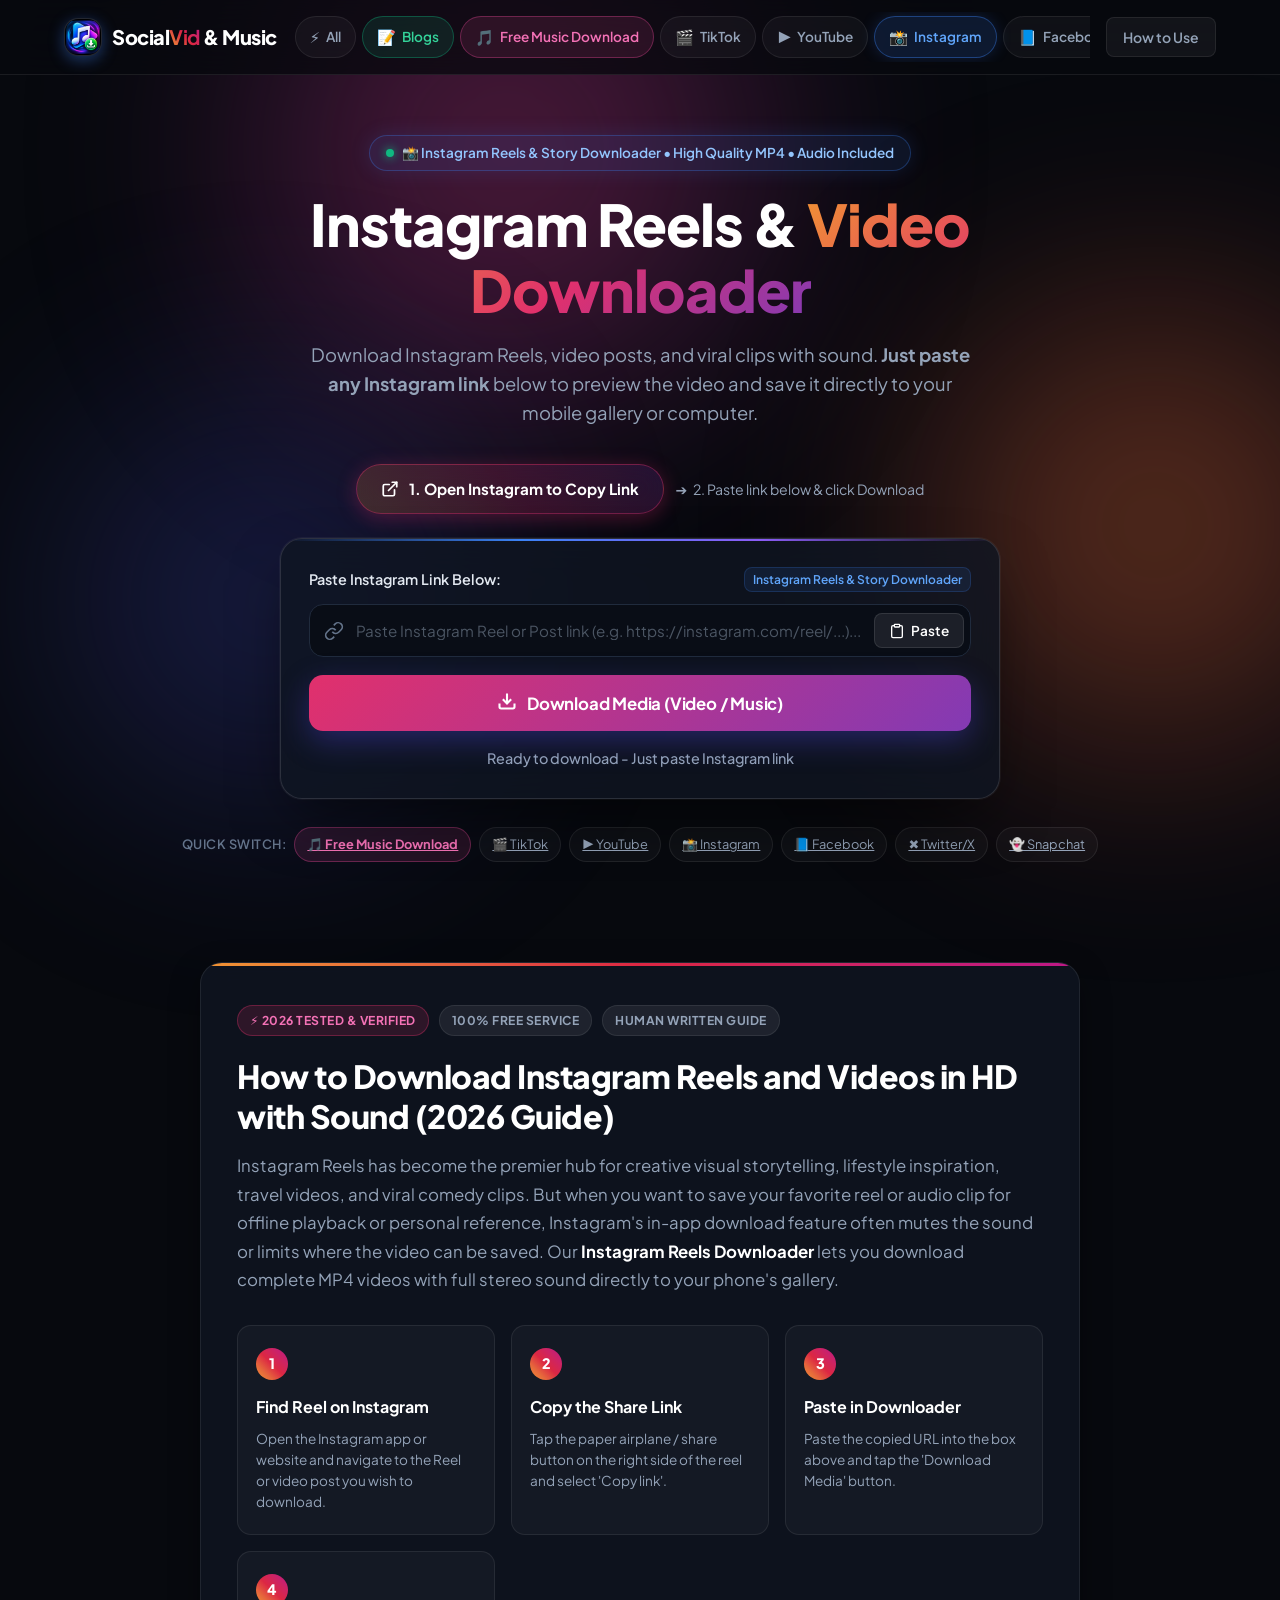
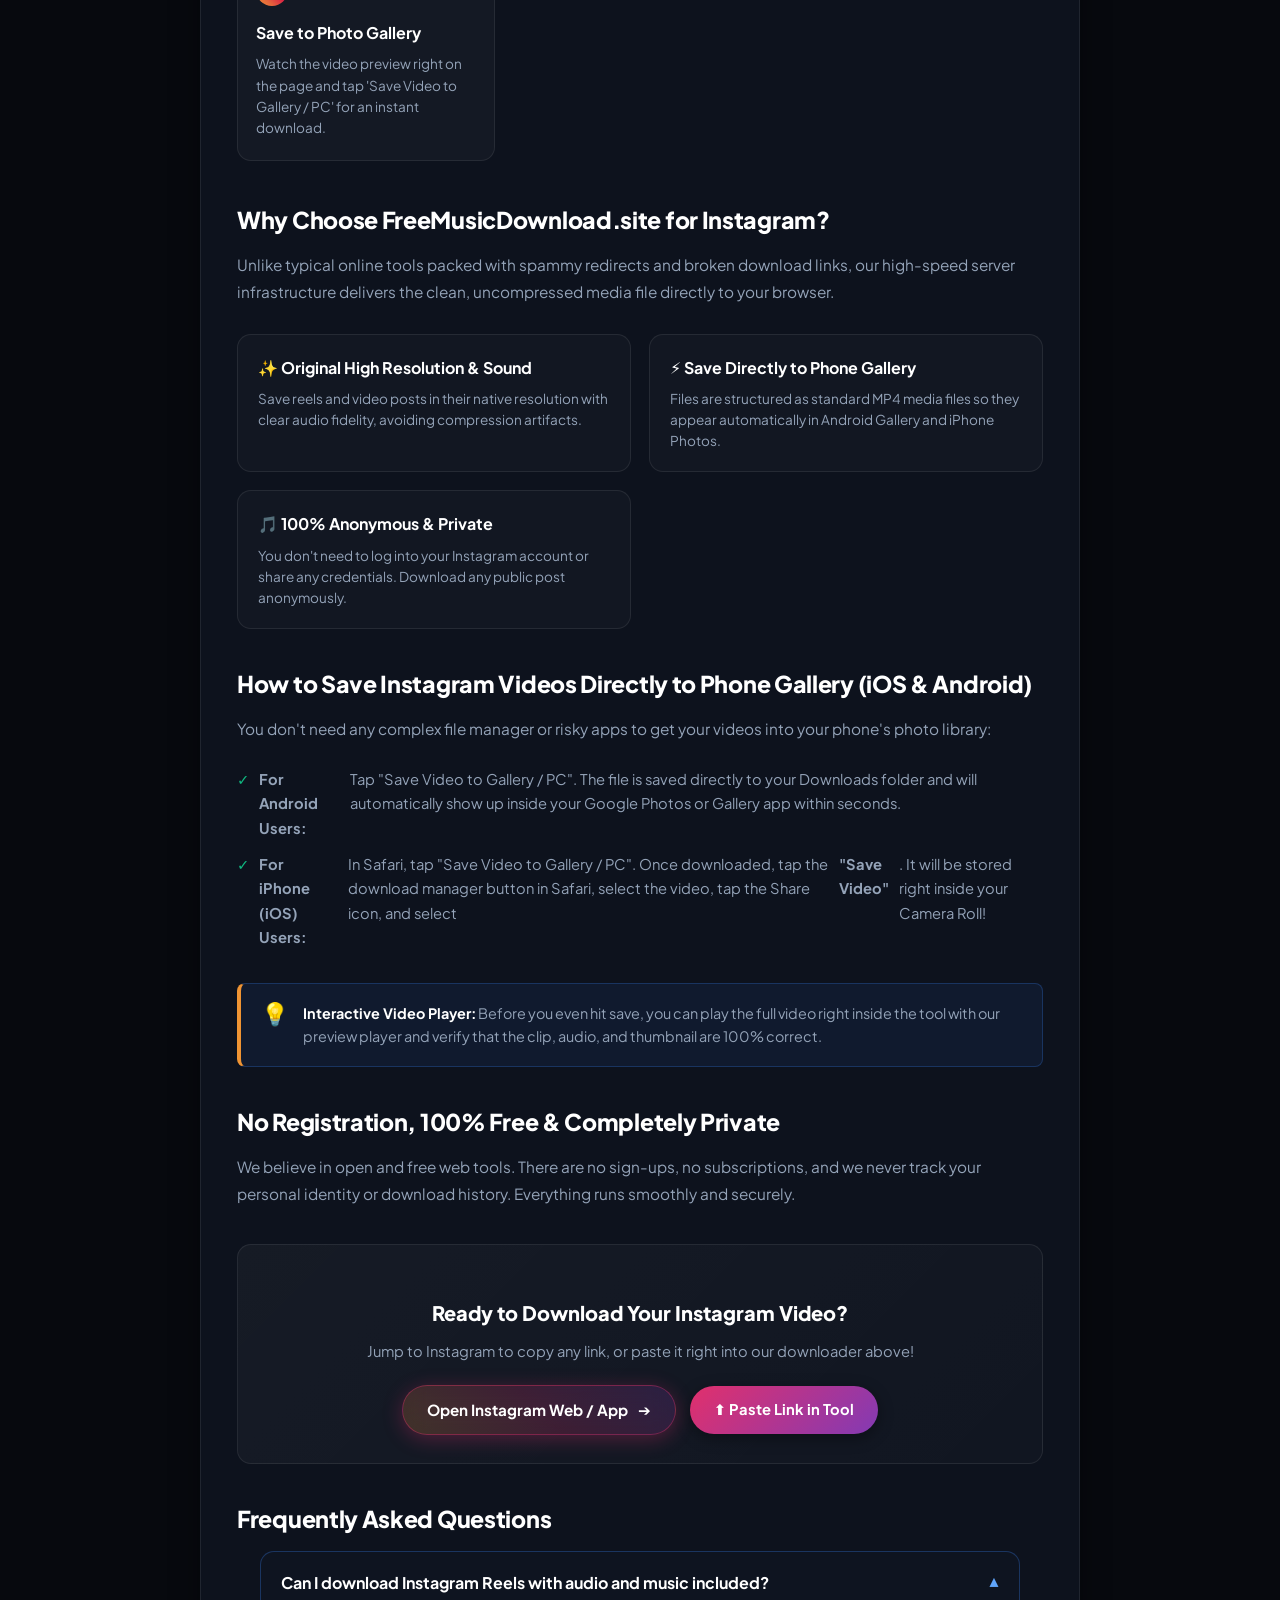
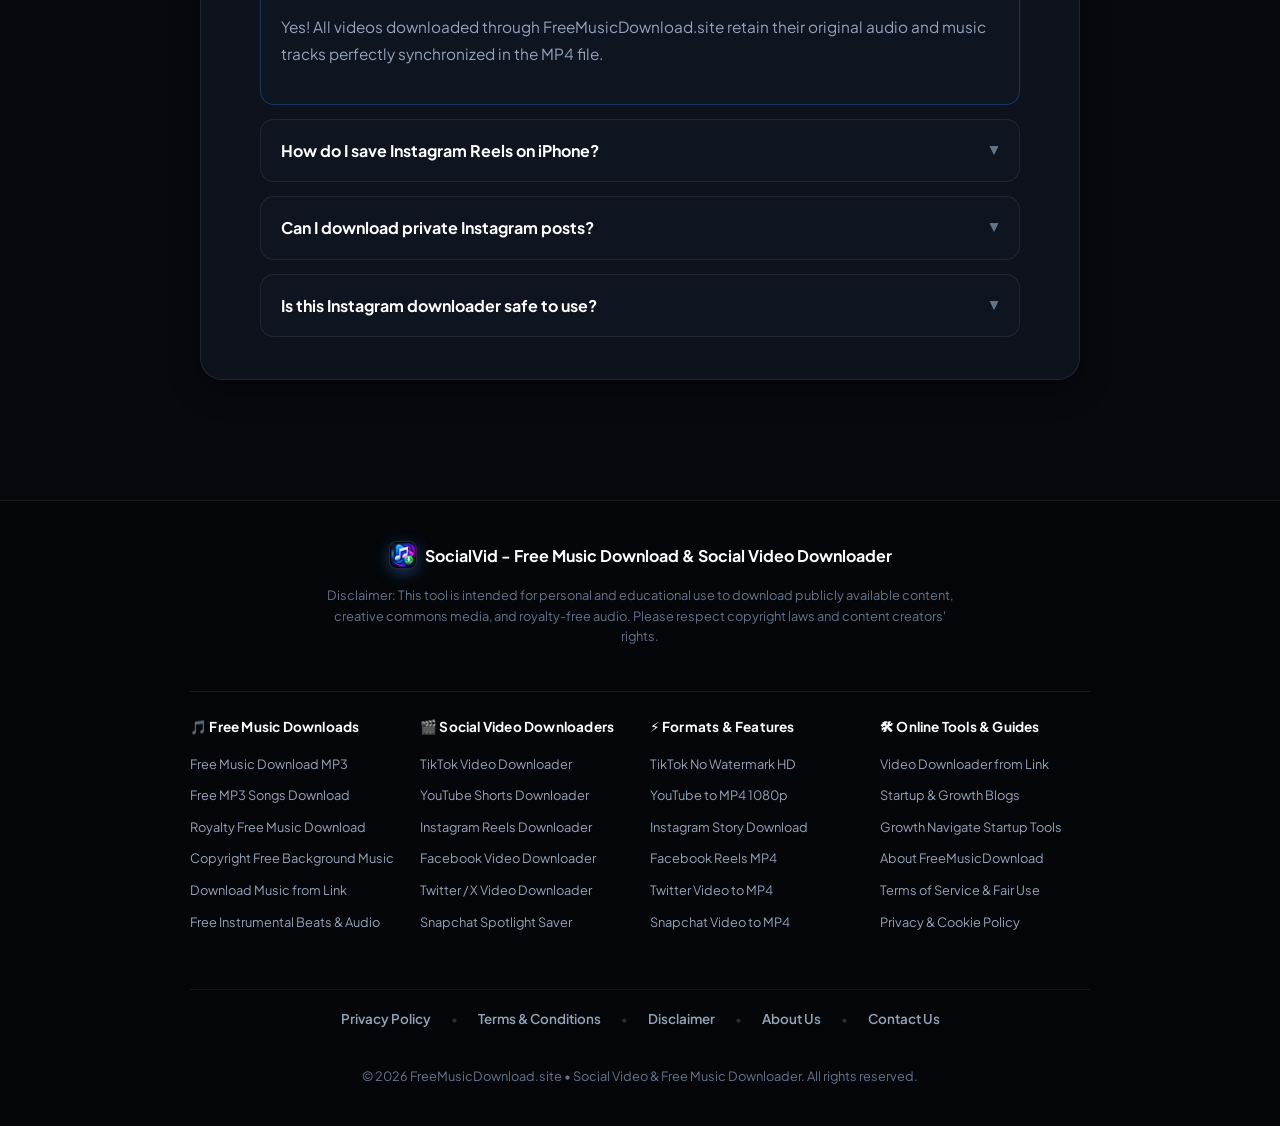
<file: instagram.html>
<!DOCTYPE html>
<html lang="en">
<head>
  <meta charset="UTF-8">
  <meta name="viewport" content="width=device-width, initial-scale=1.0">
  <meta name="google-adsense-account" content="ca-pub-6684322530533110">
  <title>Instagram Reels Downloader & Story Saver - FreeMusicDownload.site</title>
  
  <!-- Primary SEO Meta Tags -->
  <meta name="description" content="Download Instagram Reels, videos, stories, and post clips in high resolution MP4. Free online Instagram video saver with sound. Save reels directly to phone gallery.">
  <meta name="keywords" content="instagram video downloader, instagram video downloader online, instagram video download, download instagram video, instagram video downloader mp4, instagram video to mp4, instagram reel downloader, instagram reels downloader, instagram reel download, instagram reels download, download instagram reels, instagram reels downloader online, instagram reel downloader hd, instagram reel download mp4, instagram reels to mp4, instagram reel to mp4, instagram story downloader, instagram story download, instagram story downloader mp4, save instagram reels">
  <meta name="robots" content="index, follow">
  <meta name="author" content="FreeMusicDownload.site">
  <meta name="theme-color" content="#0b0f19">
  <link rel="canonical" href="https://freemusicdownload.site/instagram.html">
  <!-- Favicon and App Icons (Google Search & Multi-device Optimized) -->
  <link rel="icon" type="image/x-icon" href="/favicon.ico">
  <link rel="icon" type="image/png" sizes="48x48" href="/images/favicon-48x48.png">
  <link rel="icon" type="image/png" sizes="96x96" href="/images/favicon-96x96.png">
  <link rel="icon" type="image/png" sizes="192x192" href="/images/icon-192.png">
  <link rel="shortcut icon" href="/favicon.ico">
  <link rel="apple-touch-icon" sizes="180x180" href="/images/apple-touch-icon.png">
  <link rel="manifest" href="/site.webmanifest">

  <!-- Open Graph / Facebook -->
  <meta property="og:type" content="website">
  <meta property="og:url" content="https://freemusicdownload.site/instagram.html">
  <meta property="og:title" content="Instagram Reels Downloader & Story Saver - FreeMusicDownload.site">
  <meta property="og:description" content="Download Instagram Reels, videos, stories, and post clips in high resolution MP4. Free online Instagram video saver with sound. Save reels directly to phone gallery.">
  <meta property="og:site_name" content="FreeMusicDownload.site">

  <!-- Twitter / X -->
  <meta name="twitter:card" content="summary_large_image">
  <meta name="twitter:url" content="https://freemusicdownload.site/instagram.html">
  <meta name="twitter:title" content="Instagram Reels Downloader & Story Saver - FreeMusicDownload.site">
  <meta name="twitter:description" content="Download Instagram Reels, videos, stories, and post clips in high resolution MP4. Free online Instagram video saver with sound. Save reels directly to phone gallery.">

  <!-- Google Fonts & Stylesheet -->
  <link rel="preconnect" href="https://fonts.googleapis.com">
  <link rel="preconnect" href="https://fonts.gstatic.com" crossorigin>
  <link href="https://fonts.googleapis.com/css2?family=Plus+Jakarta+Sans:wght@400;500;600;700;800&display=swap" rel="stylesheet">
  <link rel="stylesheet" href="style.css">

  <!-- Schema.org Structured Data (WebApplication + FAQPage) -->
  <script type="application/ld+json">
  {
    "@context": "https://schema.org",
    "@graph": [
      {
        "@type": "WebApplication",
        "name": "Instagram Reels Downloader & Story Saver - FreeMusicDownload.site",
        "url": "https://freemusicdownload.site/instagram.html",
        "description": "Download Instagram Reels, videos, stories, and post clips in high resolution MP4. Free online Instagram video saver with sound. Save reels directly to phone gallery.",
        "applicationCategory": "MultimediaApplication",
        "operatingSystem": "All",
        "offers": {
          "@type": "Offer",
          "price": "0",
          "priceCurrency": "USD"
        }
      },
      {
        "@type": "FAQPage",
        "mainEntity": [
          {
            "@type": "Question",
            "name": "Can I download Instagram Reels with audio and music included?",
            "acceptedAnswer": {
              "@type": "Answer",
              "text": "Yes! All videos downloaded through FreeMusicDownload.site retain their original audio and music tracks perfectly synchronized in the MP4 file."
            }
          },
          {
            "@type": "Question",
            "name": "How do I save Instagram Reels on iPhone?",
            "acceptedAnswer": {
              "@type": "Answer",
              "text": "Paste the link and hit download. When the file finishes downloading in Safari, tap the Downloads icon in the top toolbar, open the video, tap the iOS Share icon, and select 'Save Video' to send it directly to your Photos app."
            }
          },
          {
            "@type": "Question",
            "name": "Can I download private Instagram posts?",
            "acceptedAnswer": {
              "@type": "Answer",
              "text": "Our tool downloads public Instagram Reels, posts, and IGTV videos. To respect user privacy, private accounts that require an authenticated follow cannot be fetched without logging in."
            }
          },
          {
            "@type": "Question",
            "name": "Is this Instagram downloader safe to use?",
            "acceptedAnswer": {
              "@type": "Answer",
              "text": "Yes, 100% safe. We never ask for your Instagram password, and all data transfers occur over encrypted HTTPS connections."
            }
          }
        ]
      }
    ]
  }
  </script>
  <meta property="og:image" content="https://freemusicdownload.site/images/app-icon.png">
  <meta name="twitter:image" content="https://freemusicdownload.site/images/app-icon.png">
</head>
<body class="theme-instagram">

  <!-- Ambient Glowing Background Orbs -->
  <div class="glow-orb glow-1"></div>
  <div class="glow-orb glow-2"></div>
  <div class="glow-orb glow-3"></div>

  <!-- Top Glassmorphic Navbar -->
  <header class="navbar-wrapper">
    <nav class="navbar" aria-label="Main Navigation">
      <a href="index.html" class="nav-brand">
        <div class="brand-icon">
          <img src="images/app-icon.png" alt="FreeMusicDownload Logo" class="brand-logo-img">
        </div>
        <span class="brand-text">Social<strong>Vid</strong> & Music</span>
      </a>

      <!-- Platform Links in Navbar -->
      <div class="nav-platforms" id="navPlatforms">
        <a href="index.html" class="nav-platform-btn" data-platform="all" title="All Supported Platforms">
          <span class="platform-icon">⚡</span> All
        </a>
        <a href="blogs.html" class="nav-platform-btn" data-platform="blogs" title="Startup & Growth Blogs">
          <span class="platform-icon">📝</span> Blogs
        </a>
        <a href="index.html#home" class="nav-platform-btn highlight-music-btn" data-platform="music" title="Free Music Download - Just Paste Music Link">
          <span class="platform-icon">🎵</span> Free Music Download
        </a>
        <a href="tiktok.html" class="nav-platform-btn " data-platform="tiktok" title="TikTok Video Downloader">
          <span class="platform-icon">🎬</span> TikTok
        </a>
        <a href="youtube.html" class="nav-platform-btn " data-platform="youtube" title="YouTube Shorts Downloader">
          <span class="platform-icon">▶️</span> YouTube
        </a>
        <a href="instagram.html" class="nav-platform-btn active" data-platform="instagram" title="Instagram Reel Downloader">
          <span class="platform-icon">📸</span> Instagram
        </a>
        <a href="facebook.html" class="nav-platform-btn " data-platform="facebook" title="Facebook Video Downloader">
          <span class="platform-icon">📘</span> Facebook
        </a>
        <a href="twitter.html" class="nav-platform-btn " data-platform="twitter" title="Twitter / X Video Downloader">
          <span class="platform-icon">✖️</span> Twitter/X
        </a>
        <a href="snapchat.html" class="nav-platform-btn " data-platform="snapchat" title="Snapchat Video Saver">
          <span class="platform-icon">👻</span> Snapchat
        </a>
      </div>

      <a href="#guide" class="nav-guide-link">How to Use</a>

      <!-- Mobile Top-Right Features Button -->
      <button type="button" class="mobile-menu-toggle" id="mobileMenuToggle" aria-label="Open Features and Platforms Menu" aria-expanded="false" aria-controls="mobileDrawer">
        <span class="mobile-toggle-icon-wrap">
          <svg class="mobile-toggle-icon" viewBox="0 0 24 24" fill="none" stroke="currentColor" stroke-width="2.2" stroke-linecap="round" stroke-linejoin="round">
            <rect x="3" y="3" width="7" height="7" rx="2"></rect>
            <rect x="14" y="3" width="7" height="7" rx="2"></rect>
            <rect x="14" y="14" width="7" height="7" rx="2"></rect>
            <rect x="3" y="14" width="7" height="7" rx="2"></rect>
          </svg>
        </span>
        <span class="mobile-toggle-text">Features</span>
      </button>
    </nav>
  </header>

  <!-- Mobile Features Navigation Drawer -->
  <div class="mobile-drawer-backdrop" id="mobileDrawerBackdrop" aria-hidden="true"></div>
  <aside class="mobile-drawer" id="mobileDrawer" role="dialog" aria-modal="true" aria-label="Supported Features Menu" aria-hidden="true">
    <div class="mobile-drawer-header">
      <div class="mobile-drawer-title-wrap">
        <span class="mobile-drawer-sparkle">⚡</span>
        <div>
          <h2 class="mobile-drawer-title">Features & Platforms</h2>
          <p class="mobile-drawer-subtitle">Select any platform to download</p>
        </div>
      </div>
      <button type="button" class="mobile-drawer-close" id="mobileDrawerClose" aria-label="Close menu">
        <svg viewBox="0 0 24 24" width="20" height="20" fill="none" stroke="currentColor" stroke-width="2.5" stroke-linecap="round" stroke-linejoin="round">
          <line x1="18" y1="6" x2="6" y2="18"></line>
          <line x1="6" y1="6" x2="18" y2="18"></line>
        </svg>
      </button>
    </div>

    <div class="mobile-drawer-body">
      <div class="mobile-section-label">Supported Platforms</div>
      <div class="mobile-features-list">
        <a href="index.html" class="mobile-feature-item" data-platform="all">
          <span class="feature-item-icon">⚡</span>
          <div class="feature-item-content">
            <div class="feature-item-title">All Supported Media</div>
            <div class="feature-item-sub">Music, Songs, YouTube, TikTok & Reels</div>
          </div>
          <span class="feature-item-indicator">Select</span>
        </a>

        <a href="blogs.html" class="mobile-feature-item" data-platform="blogs">
          <span class="feature-item-icon">📝</span>
          <div class="feature-item-content">
            <div class="feature-item-title">Startup & Growth Blogs <span class="feature-badge-hot">NEW</span></div>
            <div class="feature-item-sub">Growth Navigate Startup Tools & Guides</div>
          </div>
          <span class="feature-item-indicator">Select</span>
        </a>

        <a href="index.html#home" class="mobile-feature-item highlight-music" data-platform="music">
          <span class="feature-item-icon">🎵</span>
          <div class="feature-item-content">
            <div class="feature-item-title">Free Music Download <span class="feature-badge-hot">HOT</span></div>
            <div class="feature-item-sub">MP3 Songs, Audio, Beats & Background Music</div>
          </div>
          <span class="feature-item-indicator">Select</span>
        </a>

        <a href="tiktok.html" class="mobile-feature-item " data-platform="tiktok">
          <span class="feature-item-icon">🎬</span>
          <div class="feature-item-content">
            <div class="feature-item-title">TikTok Downloader</div>
            <div class="feature-item-sub">No watermark, HD MP4 video & audio</div>
          </div>
          <span class="feature-item-indicator">Select</span>
        </a>

        <a href="youtube.html" class="mobile-feature-item " data-platform="youtube">
          <span class="feature-item-icon">▶️</span>
          <div class="feature-item-content">
            <div class="feature-item-title">YouTube Shorts & Video</div>
            <div class="feature-item-sub">Shorts & full HD video downloader</div>
          </div>
          <span class="feature-item-indicator">Select</span>
        </a>

        <a href="instagram.html" class="mobile-feature-item active" data-platform="instagram">
          <span class="feature-item-icon">📸</span>
          <div class="feature-item-content">
            <div class="feature-item-title">Instagram Reels & Story</div>
            <div class="feature-item-sub">Reels, stories, clips & post video</div>
          </div>
          <span class="feature-item-indicator">Active</span>
        </a>

        <a href="facebook.html" class="mobile-feature-item " data-platform="facebook">
          <span class="feature-item-icon">📘</span>
          <div class="feature-item-content">
            <div class="feature-item-title">Facebook Videos & Reels</div>
            <div class="feature-item-sub">Download public Facebook clips & reels</div>
          </div>
          <span class="feature-item-indicator">Select</span>
        </a>

        <a href="twitter.html" class="mobile-feature-item " data-platform="twitter">
          <span class="feature-item-icon">✖️</span>
          <div class="feature-item-content">
            <div class="feature-item-title">Twitter / X Downloader</div>
            <div class="feature-item-sub">Save videos & GIFs from Twitter/X</div>
          </div>
          <span class="feature-item-indicator">Select</span>
        </a>

        <a href="snapchat.html" class="mobile-feature-item " data-platform="snapchat">
          <span class="feature-item-icon">👻</span>
          <div class="feature-item-content">
            <div class="feature-item-title">Snapchat Spotlight</div>
            <div class="feature-item-sub">Spotlight clips & story downloads</div>
          </div>
          <span class="feature-item-indicator">Select</span>
        </a>
      </div>

      <div class="mobile-drawer-footer">
        <a href="#guide" class="mobile-drawer-link">
          <span>📖 How to Download</span>
          <span class="link-arrow">→</span>
        </a>
        <a href="#faq" class="mobile-drawer-link">
          <span>❓ Frequently Asked Questions</span>
          <span class="link-arrow">→</span>
        </a>
      </div>
    </div>
  </aside>

  <!-- Main Content -->
  <main class="main-container" id="home">

    <!-- Hero Section -->
    <section class="hero-section">
      <div class="hero-badge animate-badge">
        <span class="badge-dot"></span> 📸 Instagram Reels & Story Downloader • High Quality MP4 • Audio Included
      </div>
      
      <h1 class="hero-title">
        Instagram Reels & <span class="gradient-text">Video Downloader</span>
      </h1>
      
      <p class="hero-subtitle">
        Download Instagram Reels, video posts, and viral clips with sound. <strong>Just paste any Instagram link</strong> below to preview the video and save it directly to your mobile gallery or computer.
      </p>

      <!-- Prominent Open Platform Button -->
      <div class="platform-open-banner">
        <a href="https://www.instagram.com" target="_blank" rel="noopener noreferrer" class="btn-platform-open instagram" title="Open Instagram in a new tab to copy link">
          <svg viewBox="0 0 24 24" fill="none" stroke="currentColor" stroke-width="2.3" stroke-linecap="round" stroke-linejoin="round">
            <path d="M18 13v6a2 2 0 0 1-2 2H5a2 2 0 0 1-2-2V8a2 2 0 0 1 2-2h6"></path>
            <polyline points="15 3 21 3 21 9"></polyline>
            <line x1="10" y1="14" x2="21" y2="3"></line>
          </svg>
          <span>1. Open Instagram to Copy Link</span>
        </a>
        <div class="platform-open-hint">
          <span>➔</span> <span>2. Paste link below & click Download</span>
        </div>
      </div>

      <!-- Downloader Tool Card -->
      <section class="downloader-card" aria-label="Instagram Downloader Tool">
        <label for="url" class="input-label">
          <span>Paste Instagram Link Below:</span>
          <span class="badge-support" id="activePlatformLabel">Instagram Supported</span>
        </label>
        
        <div class="input-group">
          <div class="input-icon">
            <svg viewBox="0 0 24 24" fill="none" stroke="currentColor" stroke-width="2">
              <path d="M10 13a5 5 0 0 0 7.54.54l3-3a5 5 0 0 0-7.07-7.07l-1.72 1.71"></path>
              <path d="M14 11a5 5 0 0 0-7.54-.54l-3 3a5 5 0 0 0 7.07 7.07l1.71-1.71"></path>
            </svg>
          </div>
          
          <input 
            id="url" 
            type="url" 
            placeholder="Paste Instagram Reel or Post link (e.g. https://www.instagram.com/reel/... or https://www.instagram.com/p/...)..." 
            autocomplete="off"
            spellcheck="false"
          >
          
          <button id="clearBtn" class="clear-btn hidden" type="button" title="Clear input">✕</button>
          
          <button id="pasteBtn" class="paste-btn" type="button" title="Paste from clipboard">
            <svg viewBox="0 0 24 24" fill="none" stroke="currentColor" stroke-width="2" width="16" height="16">
              <path d="M16 4h2a2 2 0 0 1 2 2v14a2 2 0 0 1-2 2H6a2 2 0 0 1-2-2V6a2 2 0 0 1 2-2h2"></path>
              <rect x="8" y="2" width="8" height="4" rx="1" ry="1"></rect>
            </svg>
            <span>Paste</span>
          </button>
        </div>

        <button id="downloadBtn" class="download-btn" type="button">
          <span class="btn-icon">
            <svg viewBox="0 0 24 24" fill="none" stroke="currentColor" stroke-width="2.5" width="20" height="20">
              <path d="M21 15v4a2 2 0 0 1-2 2H5a2 2 0 0 1-2-2v-4"></path>
              <polyline points="7 10 12 15 17 10"></polyline>
              <line x1="12" y1="15" x2="12" y2="3"></line>
            </svg>
          </span>
          <span class="btn-text">Download Media (Video / Music)</span>
        </button>

        <!-- Status & Animated Progress Bar -->
        <div id="status" class="status">Ready to download - Just paste Instagram link</div>
                <div id="progressWrap" class="progress-wrap hidden">
          <div class="progress-bar-container">
            <div id="progress" class="progress"></div>
          </div>
          <div class="progress-meta-row">
            <span class="progress-label">Downloading & Processing...</span>
            <span id="progressPercent" class="progress-percent">0%</span>
          </div>
        </div>

        <!-- Dynamic Result Card with Playable Player & Gallery Save Buttons -->
        <div id="result" class="result hidden"></div>
      </section>

      <!-- Quick Platform Pills -->
      <div class="supported-pills">
        <span class="pill-title">Quick Switch:</span>
        <a href="index.html" class="pill pill-music">🎵 Free Music Download</a>
        <a href="tiktok.html" class="pill">🎬 TikTok</a>
        <a href="youtube.html" class="pill">▶️ YouTube</a>
        <a href="instagram.html" class="pill">📸 Instagram</a>
        <a href="facebook.html" class="pill">📘 Facebook</a>
        <a href="twitter.html" class="pill">✖️ Twitter/X</a>
        <a href="snapchat.html" class="pill">👻 Snapchat</a>
      </div>
    </section>

    <!-- SEO Human-Written Blog Article & Detailed Tutorial -->
    <section class="seo-article-section" id="guide">
      <article class="article-card">
        <div class="article-badge-row">
          <span class="article-pill accent">⚡ 2026 Tested & Verified</span>
          <span class="article-pill">100% Free Service</span>
          <span class="article-pill">Human Written Guide</span>
        </div>

        <h2 class="article-main-title">How to Download Instagram Reels and Videos in HD with Sound (2026 Guide)</h2>
        
        <p class="article-lead">
          Instagram Reels has become the premier hub for creative visual storytelling, lifestyle inspiration, travel videos, and viral comedy clips. But when you want to save your favorite reel or audio clip for offline playback or personal reference, Instagram's in-app download feature often mutes the sound or limits where the video can be saved. Our <strong>Instagram Reels Downloader</strong> lets you download complete MP4 videos with full stereo sound directly to your phone's gallery.
        </p>

        <!-- 4-Step Visual Flow Grid -->
        <div class="guide-flow-grid">
          <div class="guide-flow-card">
            <div class="flow-step-number">1</div>
            <h4>Find Reel on Instagram</h4>
            <p>Open the Instagram app or website and navigate to the Reel or video post you wish to download.</p>
          </div>

          <div class="guide-flow-card">
            <div class="flow-step-number">2</div>
            <h4>Copy the Share Link</h4>
            <p>Tap the paper airplane / share button on the right side of the reel and select 'Copy link'.</p>
          </div>

          <div class="guide-flow-card">
            <div class="flow-step-number">3</div>
            <h4>Paste in Downloader</h4>
            <p>Paste the copied URL into the box above and tap the 'Download Media' button.</p>
          </div>

          <div class="guide-flow-card">
            <div class="flow-step-number">4</div>
            <h4>Save to Photo Gallery</h4>
            <p>Watch the video preview right on the page and tap 'Save Video to Gallery / PC' for an instant download.</p>
          </div>
        </div>

        <!-- Article Prose Content -->
        <div class="article-body">
          <h2>Why Choose FreeMusicDownload.site for Instagram?</h2>
          <p>
            Unlike typical online tools packed with spammy redirects and broken download links, our high-speed server infrastructure delivers the clean, uncompressed media file directly to your browser.
          </p>

          <div class="matrix-grid">
            <div class="matrix-item">
              <h4>✨ Original High Resolution & Sound</h4>
              <p>Save reels and video posts in their native resolution with clear audio fidelity, avoiding compression artifacts.</p>
            </div>
            <div class="matrix-item">
              <h4>⚡ Save Directly to Phone Gallery</h4>
              <p>Files are structured as standard MP4 media files so they appear automatically in Android Gallery and iPhone Photos.</p>
            </div>
            <div class="matrix-item">
              <h4>🎵 100% Anonymous & Private</h4>
              <p>You don't need to log into your Instagram account or share any credentials. Download any public post anonymously.</p>
            </div>
          </div>

          <h2>How to Save Instagram Videos Directly to Phone Gallery (iOS & Android)</h2>
          <p>
            You don't need any complex file manager or risky apps to get your videos into your phone's photo library:
          </p>
          <ul>
            <li><strong>For Android Users:</strong> Tap "Save Video to Gallery / PC". The file is saved directly to your Downloads folder and will automatically show up inside your Google Photos or Gallery app within seconds.</li>
            <li><strong>For iPhone (iOS) Users:</strong> In Safari, tap "Save Video to Gallery / PC". Once downloaded, tap the download manager button in Safari, select the video, tap the Share icon, and select <strong>"Save Video"</strong>. It will be stored right inside your Camera Roll!</li>
          </ul>

          <!-- Tip Box -->
          <div class="article-tip-box">
            <div class="tip-box-icon">💡</div>
            <div class="tip-box-text">
              <strong>Interactive Video Player:</strong> Before you even hit save, you can play the full video right inside the tool with our preview player and verify that the clip, audio, and thumbnail are 100% correct.
            </div>
          </div>

          <h2>No Registration, 100% Free & Completely Private</h2>
          <p>
            We believe in open and free web tools. There are no sign-ups, no subscriptions, and we never track your personal identity or download history. Everything runs smoothly and securely.
          </p>

          <!-- In-Article Call to Action -->
          <div class="article-cta-box">
            <h3>Ready to Download Your Instagram Video?</h3>
            <p>Jump to Instagram to copy any link, or paste it right into our downloader above!</p>
            <div class="article-cta-actions">
              <a href="https://www.instagram.com" target="_blank" rel="noopener noreferrer" class="btn-platform-open instagram">
                <span>Open Instagram Web / App</span> ➔
              </a>
              <a href="#home" class="btn-jump-tool">
                <span>⬆ Paste Link in Tool</span>
              </a>
            </div>
          </div>

          <!-- FAQ Accordion -->
          <h2 id="faq">Frequently Asked Questions</h2>
          
          <div class="faq-container">
            <details class="faq-item" open>
              <summary class="faq-question">
                <span>Can I download Instagram Reels with audio and music included?</span>
                <span class="faq-arrow">▼</span>
              </summary>
              <div class="faq-answer">
                <p>Yes! All videos downloaded through FreeMusicDownload.site retain their original audio and music tracks perfectly synchronized in the MP4 file.</p>
              </div>
            </details>

            <details class="faq-item">
              <summary class="faq-question">
                <span>How do I save Instagram Reels on iPhone?</span>
                <span class="faq-arrow">▼</span>
              </summary>
              <div class="faq-answer">
                <p>Paste the link and hit download. When the file finishes downloading in Safari, tap the Downloads icon in the top toolbar, open the video, tap the iOS Share icon, and select 'Save Video' to send it directly to your Photos app.</p>
              </div>
            </details>

            <details class="faq-item">
              <summary class="faq-question">
                <span>Can I download private Instagram posts?</span>
                <span class="faq-arrow">▼</span>
              </summary>
              <div class="faq-answer">
                <p>Our tool downloads public Instagram Reels, posts, and IGTV videos. To respect user privacy, private accounts that require an authenticated follow cannot be fetched without logging in.</p>
              </div>
            </details>

            <details class="faq-item">
              <summary class="faq-question">
                <span>Is this Instagram downloader safe to use?</span>
                <span class="faq-arrow">▼</span>
              </summary>
              <div class="faq-answer">
                <p>Yes, 100% safe. We never ask for your Instagram password, and all data transfers occur over encrypted HTTPS connections.</p>
              </div>
            </details>
          </div>
        </div>
      </article>
    </section>

  </main>

    <!-- Footer -->
  <footer class="site-footer">
    <div class="footer-content">
      <div class="footer-brand">
        <div class="brand-icon small">
          <img src="images/app-icon.png" alt="FreeMusicDownload Logo" class="brand-logo-img">
        </div>
        <span>SocialVid - Free Music Download & Social Video Downloader</span>
      </div>
      
      <p class="footer-disclaimer">
        Disclaimer: This tool is intended for personal and educational use to download publicly available content, creative commons media, and royalty-free audio. Please respect copyright laws and content creators' rights.
      </p>

      <!-- Multi-Column Keywords Grid with Active Internal Linking -->
      <div class="footer-keywords-section">
        <div class="footer-grid">
          <div class="footer-col">
            <div class="footer-col-title">🎵 Free Music Downloads</div>
            <ul class="footer-links-list">
              <li><a href="index.html" class="footer-keyword-link">Free Music Download MP3</a></li>
              <li><a href="index.html#home" class="footer-keyword-link">Free MP3 Songs Download</a></li>
              <li><a href="index.html#home" class="footer-keyword-link">Royalty Free Music Download</a></li>
              <li><a href="index.html#home" class="footer-keyword-link">Copyright Free Background Music</a></li>
              <li><a href="index.html#home" class="footer-keyword-link">Download Music from Link</a></li>
              <li><a href="index.html#home" class="footer-keyword-link">Free Instrumental Beats & Audio</a></li>
            </ul>
          </div>

          <div class="footer-col">
            <div class="footer-col-title">🎬 Social Video Downloaders</div>
            <ul class="footer-links-list">
              <li><a href="tiktok.html" class="footer-keyword-link">TikTok Video Downloader</a></li>
              <li><a href="youtube.html" class="footer-keyword-link">YouTube Shorts Downloader</a></li>
              <li><a href="instagram.html" class="footer-keyword-link">Instagram Reels Downloader</a></li>
              <li><a href="facebook.html" class="footer-keyword-link">Facebook Video Downloader</a></li>
              <li><a href="twitter.html" class="footer-keyword-link">Twitter / X Video Downloader</a></li>
              <li><a href="snapchat.html" class="footer-keyword-link">Snapchat Spotlight Saver</a></li>
            </ul>
          </div>

          <div class="footer-col">
            <div class="footer-col-title">⚡ Formats & Features</div>
            <ul class="footer-links-list">
              <li><a href="tiktok.html" class="footer-keyword-link">TikTok No Watermark HD</a></li>
              <li><a href="youtube.html" class="footer-keyword-link">YouTube to MP4 1080p</a></li>
              <li><a href="instagram.html" class="footer-keyword-link">Instagram Story Download</a></li>
              <li><a href="facebook.html" class="footer-keyword-link">Facebook Reels MP4</a></li>
              <li><a href="twitter.html" class="footer-keyword-link">Twitter Video to MP4</a></li>
              <li><a href="snapchat.html" class="footer-keyword-link">Snapchat Video to MP4</a></li>
            </ul>
          </div>

                    <div class="footer-col">
            <div class="footer-col-title">🛠 Online Tools & Guides</div>
            <ul class="footer-links-list">
              <li><a href="index.html#how-it-works" class="footer-keyword-link">Video Downloader from Link</a></li>
              <li><a href="blogs.html" class="footer-keyword-link">Startup & Growth Blogs</a></li>
              <li><a href="growth-navigate-startup-tools.html" class="footer-keyword-link">Growth Navigate Startup Tools</a></li>
              <li><a href="about-us.html" class="footer-keyword-link">About FreeMusicDownload</a></li>
              <li><a href="terms-conditions.html" class="footer-keyword-link">Terms of Service & Fair Use</a></li>
              <li><a href="privacy-policy.html" class="footer-keyword-link">Privacy & Cookie Policy</a></li>
            </ul>
          </div>
        </div>
      </div>

      <!-- Bottom 5-Word Legal & Info Navigation Row -->
      <div class="footer-legal-row">
        <a href="privacy-policy.html" class="footer-legal-link">Privacy Policy</a>
        <span class="footer-legal-divider">•</span>
        <a href="terms-conditions.html" class="footer-legal-link">Terms & Conditions</a>
        <span class="footer-legal-divider">•</span>
        <a href="disclaimer.html" class="footer-legal-link">Disclaimer</a>
        <span class="footer-legal-divider">•</span>
        <a href="about-us.html" class="footer-legal-link">About Us</a>
        <span class="footer-legal-divider">•</span>
        <a href="contact.html" class="footer-legal-link">Contact Us</a>
      </div>
      
      <div class="footer-copy">
        © 2026 FreeMusicDownload.site • Social Video & Free Music Downloader. All rights reserved.
      </div>
    </div>
  </footer>

  <script src="app.js"></script>
</body>
</html>
</file>
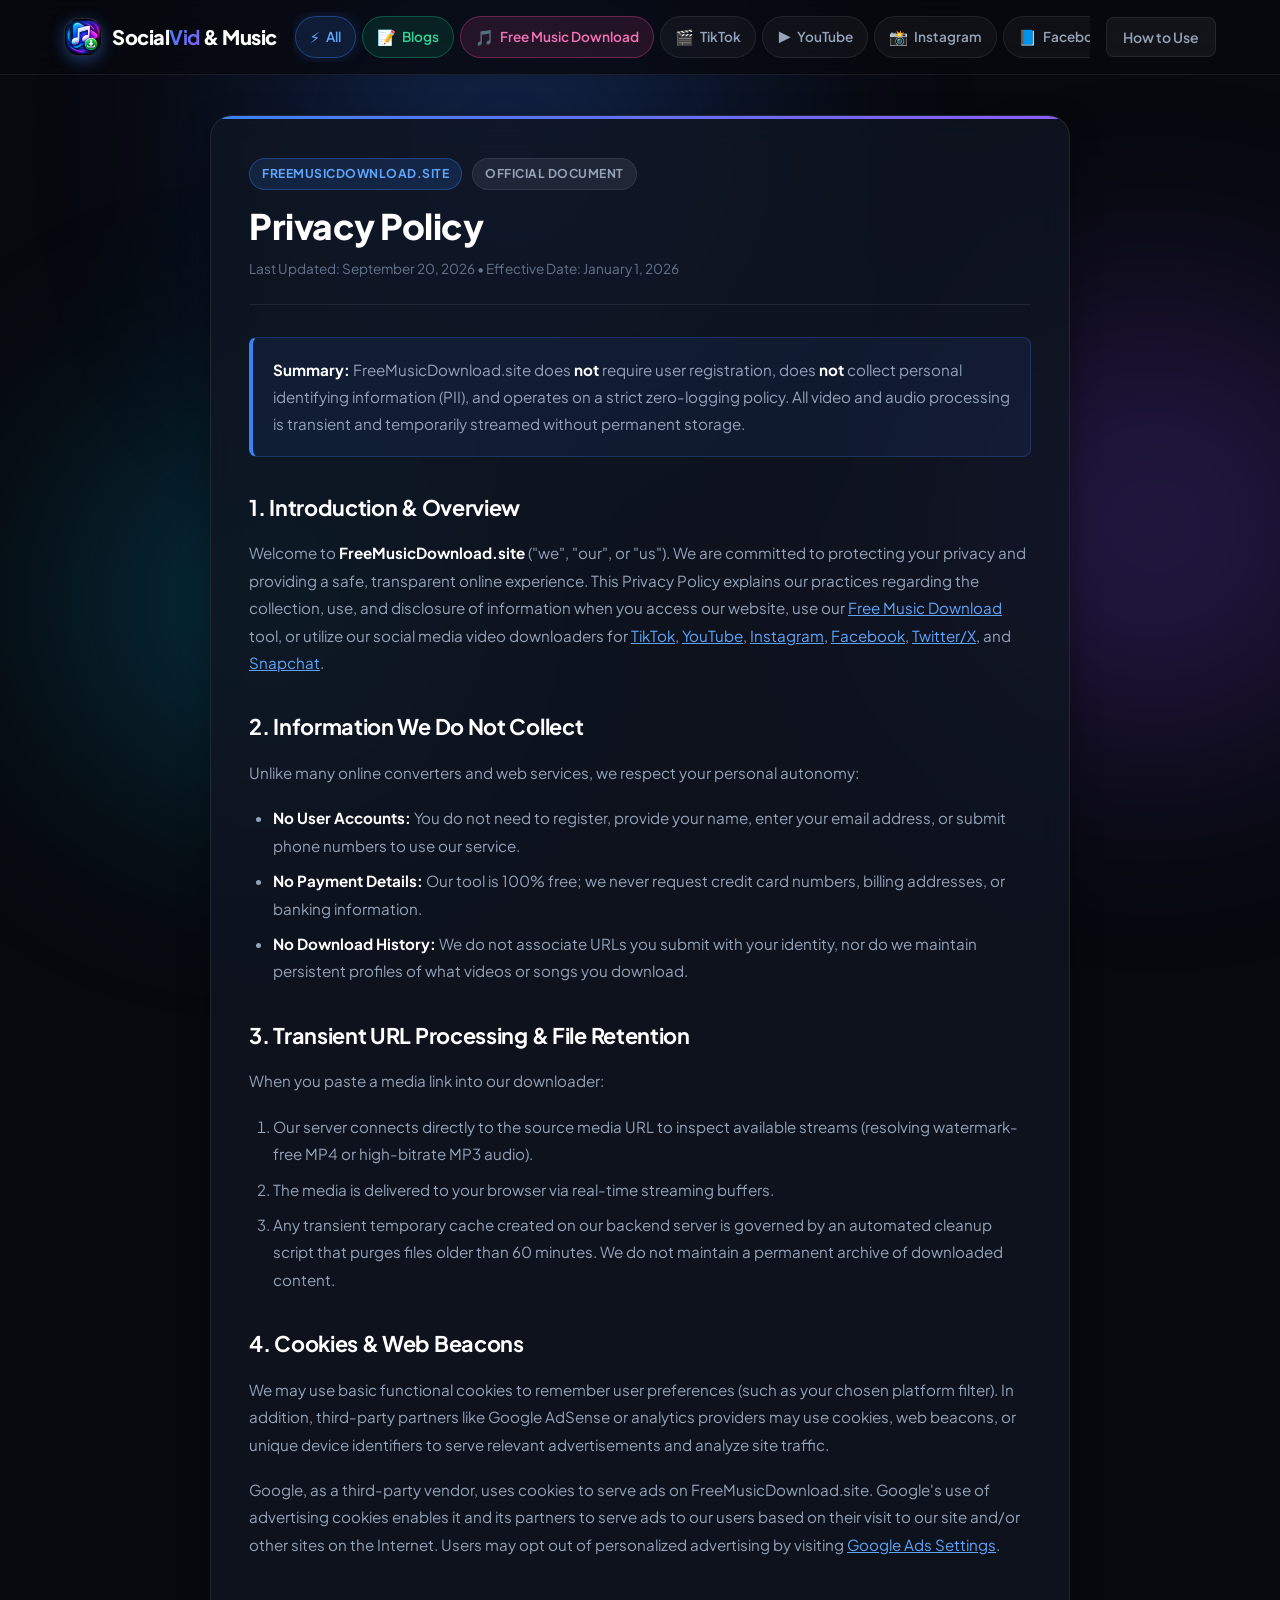
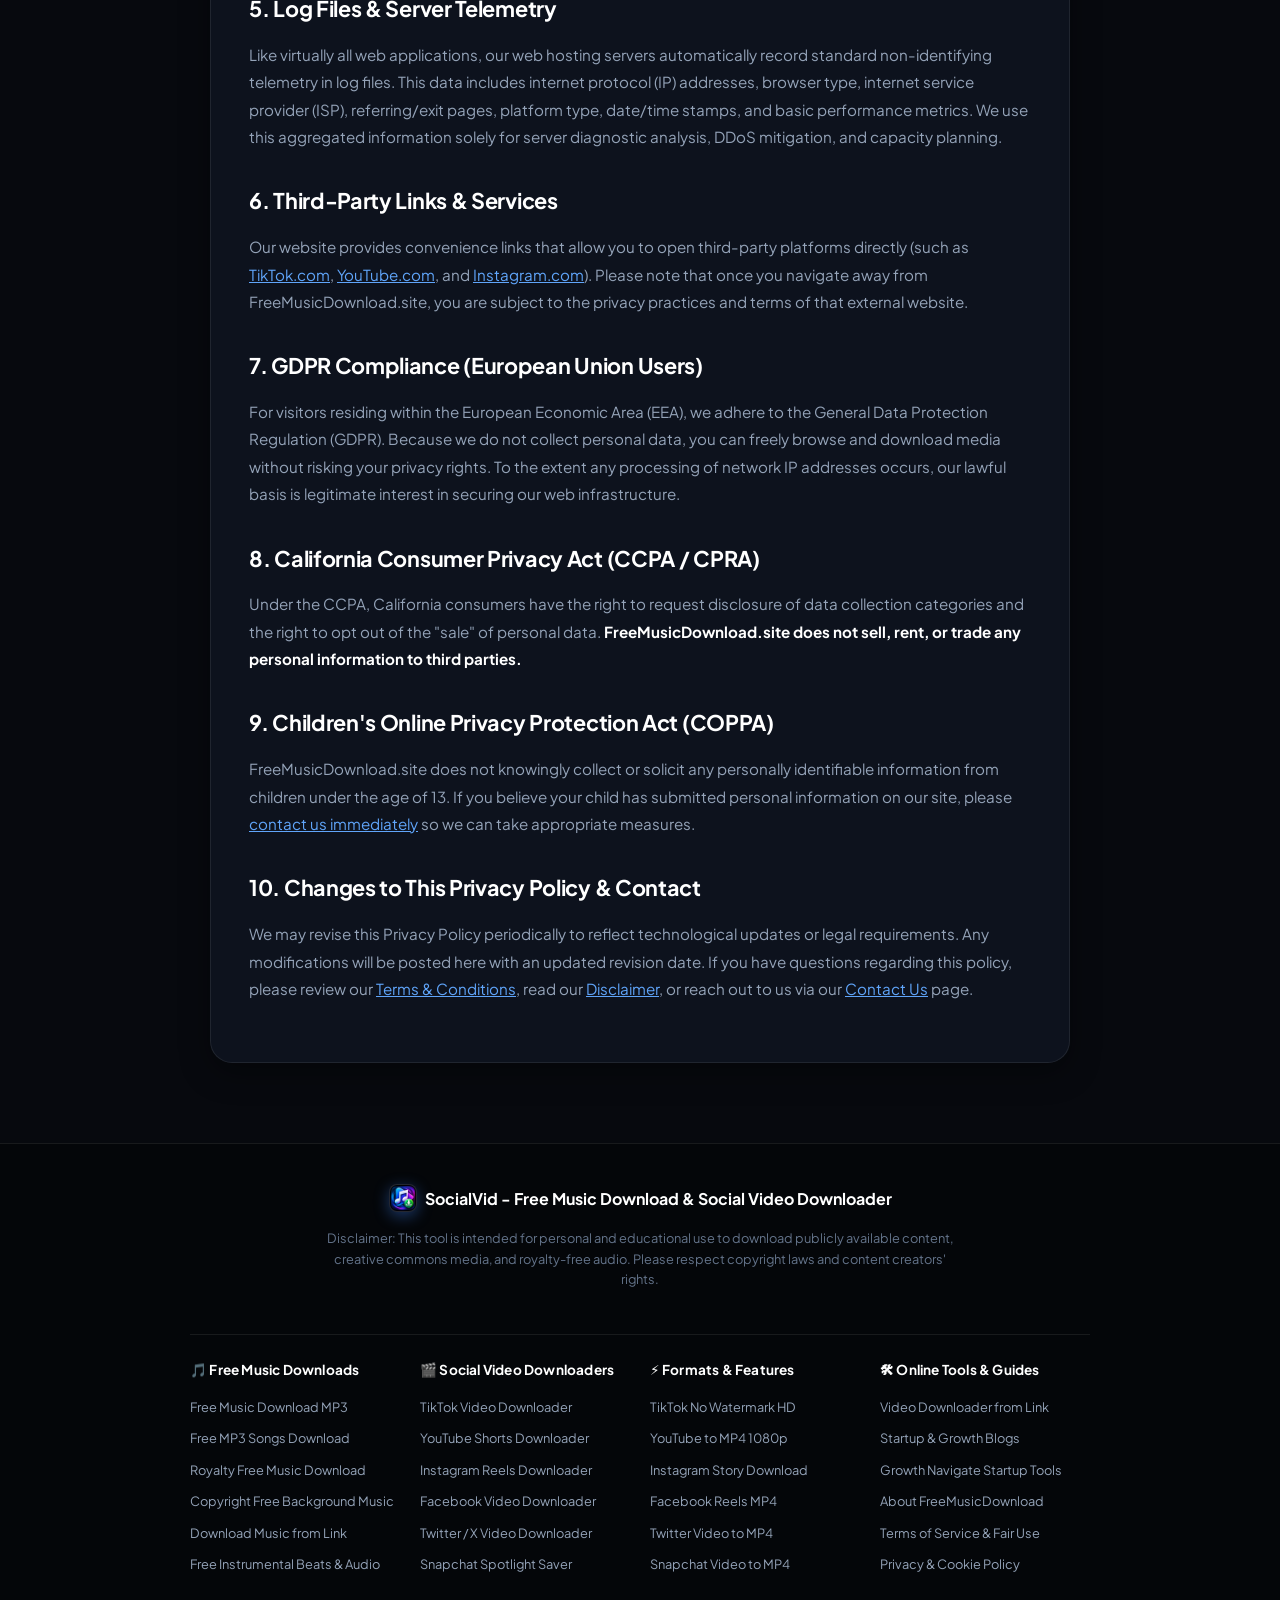
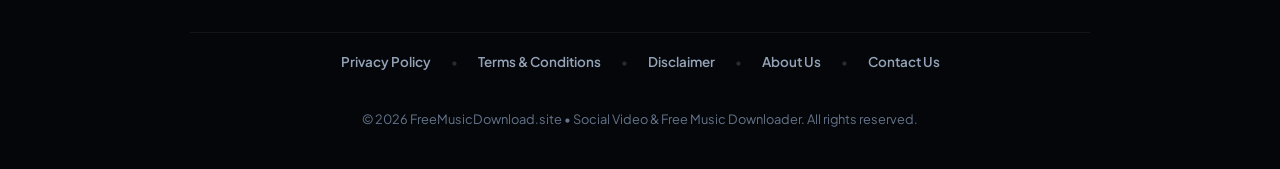
<file: privacy-policy.html>
<!DOCTYPE html>
<html lang="en">
<head>
  <meta charset="UTF-8">
  <meta name="viewport" content="width=device-width, initial-scale=1.0">
  <meta name="google-adsense-account" content="ca-pub-6684322530533110">
  <title>Privacy Policy - FreeMusicDownload.site</title>
  
  <!-- Primary SEO Meta Tags -->
  <meta name="description" content="Privacy Policy for FreeMusicDownload.site. Learn how we handle your privacy, our zero-logging policy, cookie management, GDPR & CCPA compliance, and transient media streaming.">
  <meta name="robots" content="index, follow">
  <meta name="author" content="FreeMusicDownload.site">
  <meta name="theme-color" content="#0b0f19">
  <link rel="canonical" href="https://freemusicdownload.site/privacy-policy.html">
  <!-- Favicon and App Icons (Google Search & Multi-device Optimized) -->
  <link rel="icon" type="image/x-icon" href="/favicon.ico">
  <link rel="icon" type="image/png" sizes="48x48" href="/images/favicon-48x48.png">
  <link rel="icon" type="image/png" sizes="96x96" href="/images/favicon-96x96.png">
  <link rel="icon" type="image/png" sizes="192x192" href="/images/icon-192.png">
  <link rel="shortcut icon" href="/favicon.ico">
  <link rel="apple-touch-icon" sizes="180x180" href="/images/apple-touch-icon.png">
  <link rel="manifest" href="/site.webmanifest">

  <!-- Open Graph / Facebook -->
  <meta property="og:type" content="website">
  <meta property="og:url" content="https://freemusicdownload.site/privacy-policy.html">
  <meta property="og:title" content="Privacy Policy - FreeMusicDownload.site">
  <meta property="og:description" content="Privacy Policy for FreeMusicDownload.site. Learn how we handle your privacy, our zero-logging policy, cookie management, GDPR & CCPA compliance, and transient media streaming.">
  <meta property="og:site_name" content="FreeMusicDownload.site">

  <!-- Twitter / X -->
  <meta name="twitter:card" content="summary_large_image">
  <meta name="twitter:url" content="https://freemusicdownload.site/privacy-policy.html">
  <meta name="twitter:title" content="Privacy Policy - FreeMusicDownload.site">
  <meta name="twitter:description" content="Privacy Policy for FreeMusicDownload.site. Learn how we handle your privacy, our zero-logging policy, cookie management, GDPR & CCPA compliance, and transient media streaming.">

  <!-- Google Fonts & Stylesheet -->
  <link rel="preconnect" href="https://fonts.googleapis.com">
  <link rel="preconnect" href="https://fonts.gstatic.com" crossorigin>
  <link href="https://fonts.googleapis.com/css2?family=Plus+Jakarta+Sans:wght@400;500;600;700;800&display=swap" rel="stylesheet">
  <link rel="stylesheet" href="style.css">
  <meta property="og:image" content="https://freemusicdownload.site/images/app-icon.png">
  <meta name="twitter:image" content="https://freemusicdownload.site/images/app-icon.png">
</head>
<body>

  <!-- Ambient Glowing Background Orbs -->
  <div class="glow-orb glow-1"></div>
  <div class="glow-orb glow-2"></div>
  <div class="glow-orb glow-3"></div>

  <!-- Top Glassmorphic Navbar -->
  <header class="navbar-wrapper">
    <nav class="navbar" aria-label="Main Navigation">
      <a href="index.html" class="nav-brand">
        <div class="brand-icon">
          <img src="images/app-icon.png" alt="FreeMusicDownload Logo" class="brand-logo-img">
        </div>
        <span class="brand-text">Social<strong>Vid</strong> & Music</span>
      </a>

      <!-- Platform Links in Navbar -->
      <div class="nav-platforms" id="navPlatforms">
        <a href="index.html" class="nav-platform-btn" data-platform="all" title="All Supported Platforms">
          <span class="platform-icon">⚡</span> All
        </a>
        <a href="blogs.html" class="nav-platform-btn" data-platform="blogs" title="Startup & Growth Blogs">
          <span class="platform-icon">📝</span> Blogs
        </a>
        <a href="index.html#home" class="nav-platform-btn highlight-music-btn" data-platform="music" title="Free Music Download - Just Paste Music Link">
          <span class="platform-icon">🎵</span> Free Music Download
        </a>
        <a href="tiktok.html" class="nav-platform-btn" data-platform="tiktok" title="TikTok Video Downloader">
          <span class="platform-icon">🎬</span> TikTok
        </a>
        <a href="youtube.html" class="nav-platform-btn" data-platform="youtube" title="YouTube Shorts Downloader">
          <span class="platform-icon">▶️</span> YouTube
        </a>
        <a href="instagram.html" class="nav-platform-btn" data-platform="instagram" title="Instagram Reel Downloader">
          <span class="platform-icon">📸</span> Instagram
        </a>
        <a href="facebook.html" class="nav-platform-btn" data-platform="facebook" title="Facebook Video Downloader">
          <span class="platform-icon">📘</span> Facebook
        </a>
        <a href="twitter.html" class="nav-platform-btn" data-platform="twitter" title="Twitter / X Video Downloader">
          <span class="platform-icon">✖️</span> Twitter/X
        </a>
        <a href="snapchat.html" class="nav-platform-btn" data-platform="snapchat" title="Snapchat Video Saver">
          <span class="platform-icon">👻</span> Snapchat
        </a>
      </div>

      <a href="index.html#how-it-works" class="nav-guide-link">How to Use</a>

      <!-- Mobile Top-Right Features Button -->
      <button type="button" class="mobile-menu-toggle" id="mobileMenuToggle" aria-label="Open Features and Platforms Menu" aria-expanded="false" aria-controls="mobileDrawer">
        <span class="mobile-toggle-icon-wrap">
          <svg class="mobile-toggle-icon" viewBox="0 0 24 24" fill="none" stroke="currentColor" stroke-width="2.2" stroke-linecap="round" stroke-linejoin="round">
            <rect x="3" y="3" width="7" height="7" rx="2"></rect>
            <rect x="14" y="3" width="7" height="7" rx="2"></rect>
            <rect x="14" y="14" width="7" height="7" rx="2"></rect>
            <rect x="3" y="14" width="7" height="7" rx="2"></rect>
          </svg>
        </span>
        <span class="mobile-toggle-text">Features</span>
      </button>
    </nav>
  </header>

  <!-- Mobile Features Navigation Drawer -->
  <div class="mobile-drawer-backdrop" id="mobileDrawerBackdrop" aria-hidden="true"></div>
  <aside class="mobile-drawer" id="mobileDrawer" role="dialog" aria-modal="true" aria-label="Supported Features Menu" aria-hidden="true">
    <div class="mobile-drawer-header">
      <div class="mobile-drawer-title-wrap">
        <span class="mobile-drawer-sparkle">⚡</span>
        <div>
          <h2 class="mobile-drawer-title">Features & Platforms</h2>
          <p class="mobile-drawer-subtitle">Select any platform to download</p>
        </div>
      </div>
      <button type="button" class="mobile-drawer-close" id="mobileDrawerClose" aria-label="Close menu">
        <svg viewBox="0 0 24 24" width="20" height="20" fill="none" stroke="currentColor" stroke-width="2.5" stroke-linecap="round" stroke-linejoin="round">
          <line x1="18" y1="6" x2="6" y2="18"></line>
          <line x1="6" y1="6" x2="18" y2="18"></line>
        </svg>
      </button>
    </div>

    <div class="mobile-drawer-body">
      <div class="mobile-section-label">Supported Platforms</div>
      <div class="mobile-features-list">
        <a href="index.html" class="mobile-feature-item" data-platform="all">
          <span class="feature-item-icon">⚡</span>
          <div class="feature-item-content">
            <div class="feature-item-title">All Supported Media</div>
            <div class="feature-item-sub">Music, Songs, YouTube, TikTok & Reels</div>
          </div>
          <span class="feature-item-indicator">Select</span>
        </a>

        <a href="blogs.html" class="mobile-feature-item" data-platform="blogs">
          <span class="feature-item-icon">📝</span>
          <div class="feature-item-content">
            <div class="feature-item-title">Startup & Growth Blogs <span class="feature-badge-hot">NEW</span></div>
            <div class="feature-item-sub">Growth Navigate Startup Tools & Guides</div>
          </div>
          <span class="feature-item-indicator">Select</span>
        </a>

        <a href="index.html#home" class="mobile-feature-item highlight-music" data-platform="music">
          <span class="feature-item-icon">🎵</span>
          <div class="feature-item-content">
            <div class="feature-item-title">Free Music Download <span class="feature-badge-hot">HOT</span></div>
            <div class="feature-item-sub">MP3 Songs, Audio, Beats & Background Music</div>
          </div>
          <span class="feature-item-indicator">Select</span>
        </a>

        <a href="tiktok.html" class="mobile-feature-item" data-platform="tiktok">
          <span class="feature-item-icon">🎬</span>
          <div class="feature-item-content">
            <div class="feature-item-title">TikTok Downloader</div>
            <div class="feature-item-sub">No watermark, HD MP4 video & audio</div>
          </div>
          <span class="feature-item-indicator">Select</span>
        </a>

        <a href="youtube.html" class="mobile-feature-item" data-platform="youtube">
          <span class="feature-item-icon">▶️</span>
          <div class="feature-item-content">
            <div class="feature-item-title">YouTube Shorts & Video</div>
            <div class="feature-item-sub">Shorts & full HD video downloader</div>
          </div>
          <span class="feature-item-indicator">Select</span>
        </a>

        <a href="instagram.html" class="mobile-feature-item" data-platform="instagram">
          <span class="feature-item-icon">📸</span>
          <div class="feature-item-content">
            <div class="feature-item-title">Instagram Reels & Story</div>
            <div class="feature-item-sub">Reels, stories, clips & post video</div>
          </div>
          <span class="feature-item-indicator">Select</span>
        </a>

        <a href="facebook.html" class="mobile-feature-item" data-platform="facebook">
          <span class="feature-item-icon">📘</span>
          <div class="feature-item-content">
            <div class="feature-item-title">Facebook Videos & Reels</div>
            <div class="feature-item-sub">Download public Facebook clips & reels</div>
          </div>
          <span class="feature-item-indicator">Select</span>
        </a>

        <a href="twitter.html" class="mobile-feature-item" data-platform="twitter">
          <span class="feature-item-icon">✖️</span>
          <div class="feature-item-content">
            <div class="feature-item-title">Twitter / X Downloader</div>
            <div class="feature-item-sub">Save videos & GIFs from Twitter/X</div>
          </div>
          <span class="feature-item-indicator">Select</span>
        </a>

        <a href="snapchat.html" class="mobile-feature-item" data-platform="snapchat">
          <span class="feature-item-icon">👻</span>
          <div class="feature-item-content">
            <div class="feature-item-title">Snapchat Spotlight</div>
            <div class="feature-item-sub">Spotlight clips & story downloads</div>
          </div>
          <span class="feature-item-indicator">Select</span>
        </a>
      </div>

      <div class="mobile-drawer-footer">
        <a href="index.html#how-it-works" class="mobile-drawer-link">
          <span>📖 How to Download</span>
          <span class="link-arrow">→</span>
        </a>
        <a href="index.html#faq" class="mobile-drawer-link">
          <span>❓ Frequently Asked Questions</span>
          <span class="link-arrow">→</span>
        </a>
      </div>
    </div>
  </aside>

  <!-- Main Legal / Info Container -->
  <main class="legal-container">
    <article class="legal-card">
      <header class="legal-header">
        <div class="legal-badge-row">
          <span class="article-pill accent">FreeMusicDownload.site</span>
          <span class="article-pill">Official Document</span>
        </div>
        <h1 class="legal-title">Privacy Policy</h1>
        <div class="legal-meta">Last Updated: September 20, 2026 • Effective Date: January 1, 2026</div>
      </header>

      <div class="legal-body">
        
          <div class="legal-highlight-box">
            <strong>Summary:</strong> FreeMusicDownload.site does <strong>not</strong> require user registration, does <strong>not</strong> collect personal identifying information (PII), and operates on a strict zero-logging policy. All video and audio processing is transient and temporarily streamed without permanent storage.
          </div>

          <h2>1. Introduction & Overview</h2>
          <p>
            Welcome to <strong>FreeMusicDownload.site</strong> ("we", "our", or "us"). We are committed to protecting your privacy and providing a safe, transparent online experience. This Privacy Policy explains our practices regarding the collection, use, and disclosure of information when you access our website, use our <a href="index.html">Free Music Download</a> tool, or utilize our social media video downloaders for <a href="tiktok.html">TikTok</a>, <a href="youtube.html">YouTube</a>, <a href="instagram.html">Instagram</a>, <a href="facebook.html">Facebook</a>, <a href="twitter.html">Twitter/X</a>, and <a href="snapchat.html">Snapchat</a>.
          </p>

          <h2>2. Information We Do Not Collect</h2>
          <p>
            Unlike many online converters and web services, we respect your personal autonomy:
          </p>
          <ul>
            <li><strong>No User Accounts:</strong> You do not need to register, provide your name, enter your email address, or submit phone numbers to use our service.</li>
            <li><strong>No Payment Details:</strong> Our tool is 100% free; we never request credit card numbers, billing addresses, or banking information.</li>
            <li><strong>No Download History:</strong> We do not associate URLs you submit with your identity, nor do we maintain persistent profiles of what videos or songs you download.</li>
          </ul>

          <h2>3. Transient URL Processing & File Retention</h2>
          <p>
            When you paste a media link into our downloader:
          </p>
          <ol>
            <li>Our server connects directly to the source media URL to inspect available streams (resolving watermark-free MP4 or high-bitrate MP3 audio).</li>
            <li>The media is delivered to your browser via real-time streaming buffers.</li>
            <li>Any transient temporary cache created on our backend server is governed by an automated cleanup script that purges files older than 60 minutes. We do not maintain a permanent archive of downloaded content.</li>
          </ol>

          <h2>4. Cookies & Web Beacons</h2>
          <p>
            We may use basic functional cookies to remember user preferences (such as your chosen platform filter). In addition, third-party partners like Google AdSense or analytics providers may use cookies, web beacons, or unique device identifiers to serve relevant advertisements and analyze site traffic.
          </p>
          <p>
            Google, as a third-party vendor, uses cookies to serve ads on FreeMusicDownload.site. Google's use of advertising cookies enables it and its partners to serve ads to our users based on their visit to our site and/or other sites on the Internet. Users may opt out of personalized advertising by visiting <a href="https://www.google.com/settings/ads" target="_blank" rel="noopener noreferrer">Google Ads Settings</a>.
          </p>

          <h2>5. Log Files & Server Telemetry</h2>
          <p>
            Like virtually all web applications, our web hosting servers automatically record standard non-identifying telemetry in log files. This data includes internet protocol (IP) addresses, browser type, internet service provider (ISP), referring/exit pages, platform type, date/time stamps, and basic performance metrics. We use this aggregated information solely for server diagnostic analysis, DDoS mitigation, and capacity planning.
          </p>

          <h2>6. Third-Party Links & Services</h2>
          <p>
            Our website provides convenience links that allow you to open third-party platforms directly (such as <a href="tiktok.html">TikTok.com</a>, <a href="youtube.html">YouTube.com</a>, and <a href="instagram.html">Instagram.com</a>). Please note that once you navigate away from FreeMusicDownload.site, you are subject to the privacy practices and terms of that external website.
          </p>

          <h2>7. GDPR Compliance (European Union Users)</h2>
          <p>
            For visitors residing within the European Economic Area (EEA), we adhere to the General Data Protection Regulation (GDPR). Because we do not collect personal data, you can freely browse and download media without risking your privacy rights. To the extent any processing of network IP addresses occurs, our lawful basis is legitimate interest in securing our web infrastructure.
          </p>

          <h2>8. California Consumer Privacy Act (CCPA / CPRA)</h2>
          <p>
            Under the CCPA, California consumers have the right to request disclosure of data collection categories and the right to opt out of the "sale" of personal data. <strong>FreeMusicDownload.site does not sell, rent, or trade any personal information to third parties.</strong>
          </p>

          <h2>9. Children's Online Privacy Protection Act (COPPA)</h2>
          <p>
            FreeMusicDownload.site does not knowingly collect or solicit any personally identifiable information from children under the age of 13. If you believe your child has submitted personal information on our site, please <a href="contact.html">contact us immediately</a> so we can take appropriate measures.
          </p>

          <h2>10. Changes to This Privacy Policy & Contact</h2>
          <p>
            We may revise this Privacy Policy periodically to reflect technological updates or legal requirements. Any modifications will be posted here with an updated revision date. If you have questions regarding this policy, please review our <a href="terms-conditions.html">Terms & Conditions</a>, read our <a href="disclaimer.html">Disclaimer</a>, or reach out to us via our <a href="contact.html">Contact Us</a> page.
          </p>

      </div>
    </article>
  </main>

  <!-- Footer -->
  <footer class="site-footer">
    <div class="footer-content">
      <div class="footer-brand">
        <div class="brand-icon small">
          <img src="images/app-icon.png" alt="FreeMusicDownload Logo" class="brand-logo-img">
        </div>
        <span>SocialVid - Free Music Download & Social Video Downloader</span>
      </div>
      
      <p class="footer-disclaimer">
        Disclaimer: This tool is intended for personal and educational use to download publicly available content, creative commons media, and royalty-free audio. Please respect copyright laws and content creators' rights.
      </p>

      <!-- Multi-Column Keywords Grid with Active Internal Linking -->
      <div class="footer-keywords-section">
        <div class="footer-grid">
          <div class="footer-col">
            <div class="footer-col-title">🎵 Free Music Downloads</div>
            <ul class="footer-links-list">
              <li><a href="index.html" class="footer-keyword-link">Free Music Download MP3</a></li>
              <li><a href="index.html#home" class="footer-keyword-link">Free MP3 Songs Download</a></li>
              <li><a href="index.html#home" class="footer-keyword-link">Royalty Free Music Download</a></li>
              <li><a href="index.html#home" class="footer-keyword-link">Copyright Free Background Music</a></li>
              <li><a href="index.html#home" class="footer-keyword-link">Download Music from Link</a></li>
              <li><a href="index.html#home" class="footer-keyword-link">Free Instrumental Beats & Audio</a></li>
            </ul>
          </div>

          <div class="footer-col">
            <div class="footer-col-title">🎬 Social Video Downloaders</div>
            <ul class="footer-links-list">
              <li><a href="tiktok.html" class="footer-keyword-link">TikTok Video Downloader</a></li>
              <li><a href="youtube.html" class="footer-keyword-link">YouTube Shorts Downloader</a></li>
              <li><a href="instagram.html" class="footer-keyword-link">Instagram Reels Downloader</a></li>
              <li><a href="facebook.html" class="footer-keyword-link">Facebook Video Downloader</a></li>
              <li><a href="twitter.html" class="footer-keyword-link">Twitter / X Video Downloader</a></li>
              <li><a href="snapchat.html" class="footer-keyword-link">Snapchat Spotlight Saver</a></li>
            </ul>
          </div>

          <div class="footer-col">
            <div class="footer-col-title">⚡ Formats & Features</div>
            <ul class="footer-links-list">
              <li><a href="tiktok.html" class="footer-keyword-link">TikTok No Watermark HD</a></li>
              <li><a href="youtube.html" class="footer-keyword-link">YouTube to MP4 1080p</a></li>
              <li><a href="instagram.html" class="footer-keyword-link">Instagram Story Download</a></li>
              <li><a href="facebook.html" class="footer-keyword-link">Facebook Reels MP4</a></li>
              <li><a href="twitter.html" class="footer-keyword-link">Twitter Video to MP4</a></li>
              <li><a href="snapchat.html" class="footer-keyword-link">Snapchat Video to MP4</a></li>
            </ul>
          </div>

                    <div class="footer-col">
            <div class="footer-col-title">🛠 Online Tools & Guides</div>
            <ul class="footer-links-list">
              <li><a href="index.html#how-it-works" class="footer-keyword-link">Video Downloader from Link</a></li>
              <li><a href="blogs.html" class="footer-keyword-link">Startup & Growth Blogs</a></li>
              <li><a href="growth-navigate-startup-tools.html" class="footer-keyword-link">Growth Navigate Startup Tools</a></li>
              <li><a href="about-us.html" class="footer-keyword-link">About FreeMusicDownload</a></li>
              <li><a href="terms-conditions.html" class="footer-keyword-link">Terms of Service & Fair Use</a></li>
              <li><a href="privacy-policy.html" class="footer-keyword-link">Privacy & Cookie Policy</a></li>
            </ul>
          </div>
        </div>
      </div>

      <!-- Bottom 5-Word Legal & Info Navigation Row -->
      <div class="footer-legal-row">
        <a href="privacy-policy.html" class="footer-legal-link">Privacy Policy</a>
        <span class="footer-legal-divider">•</span>
        <a href="terms-conditions.html" class="footer-legal-link">Terms & Conditions</a>
        <span class="footer-legal-divider">•</span>
        <a href="disclaimer.html" class="footer-legal-link">Disclaimer</a>
        <span class="footer-legal-divider">•</span>
        <a href="about-us.html" class="footer-legal-link">About Us</a>
        <span class="footer-legal-divider">•</span>
        <a href="contact.html" class="footer-legal-link">Contact Us</a>
      </div>
      
      <div class="footer-copy">
        © 2026 FreeMusicDownload.site • Social Video & Free Music Downloader. All rights reserved.
      </div>
    </div>
  </footer>

  <script src="app.js"></script>
</body>
</html>
</file>
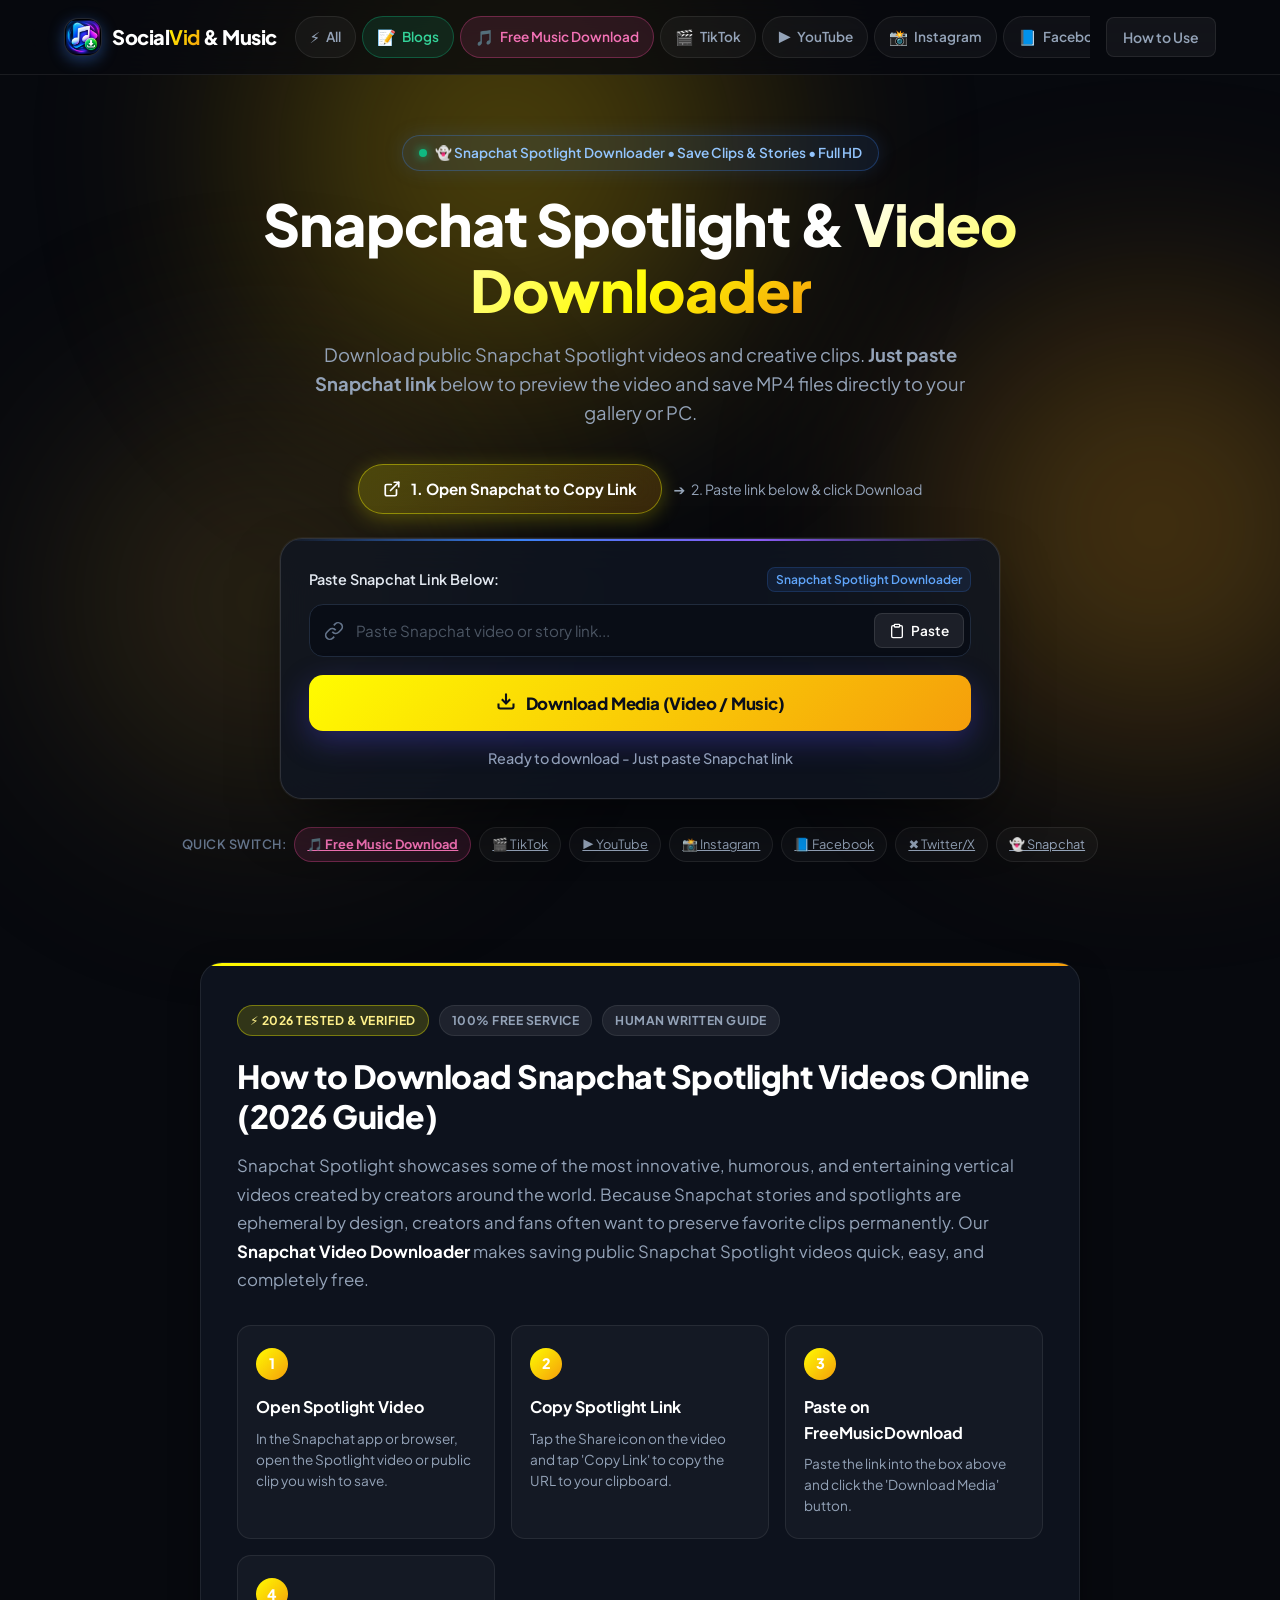
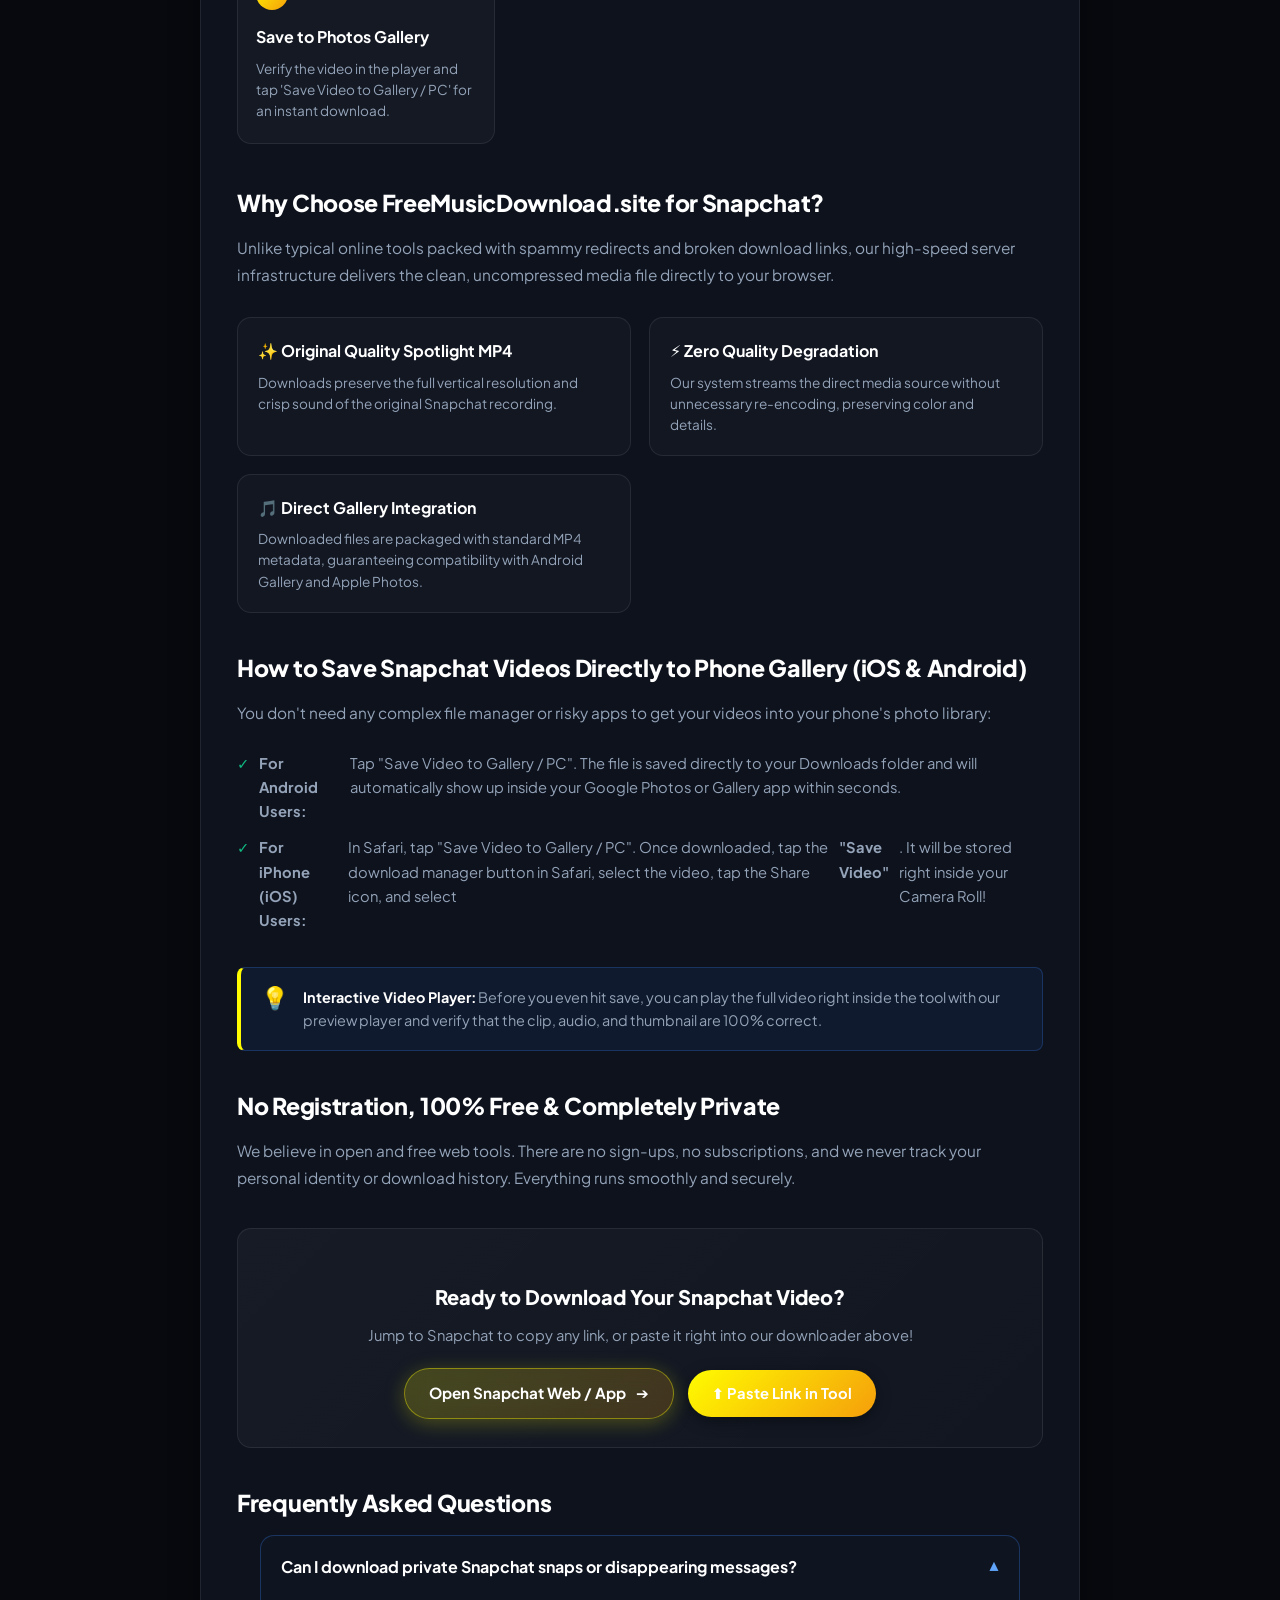
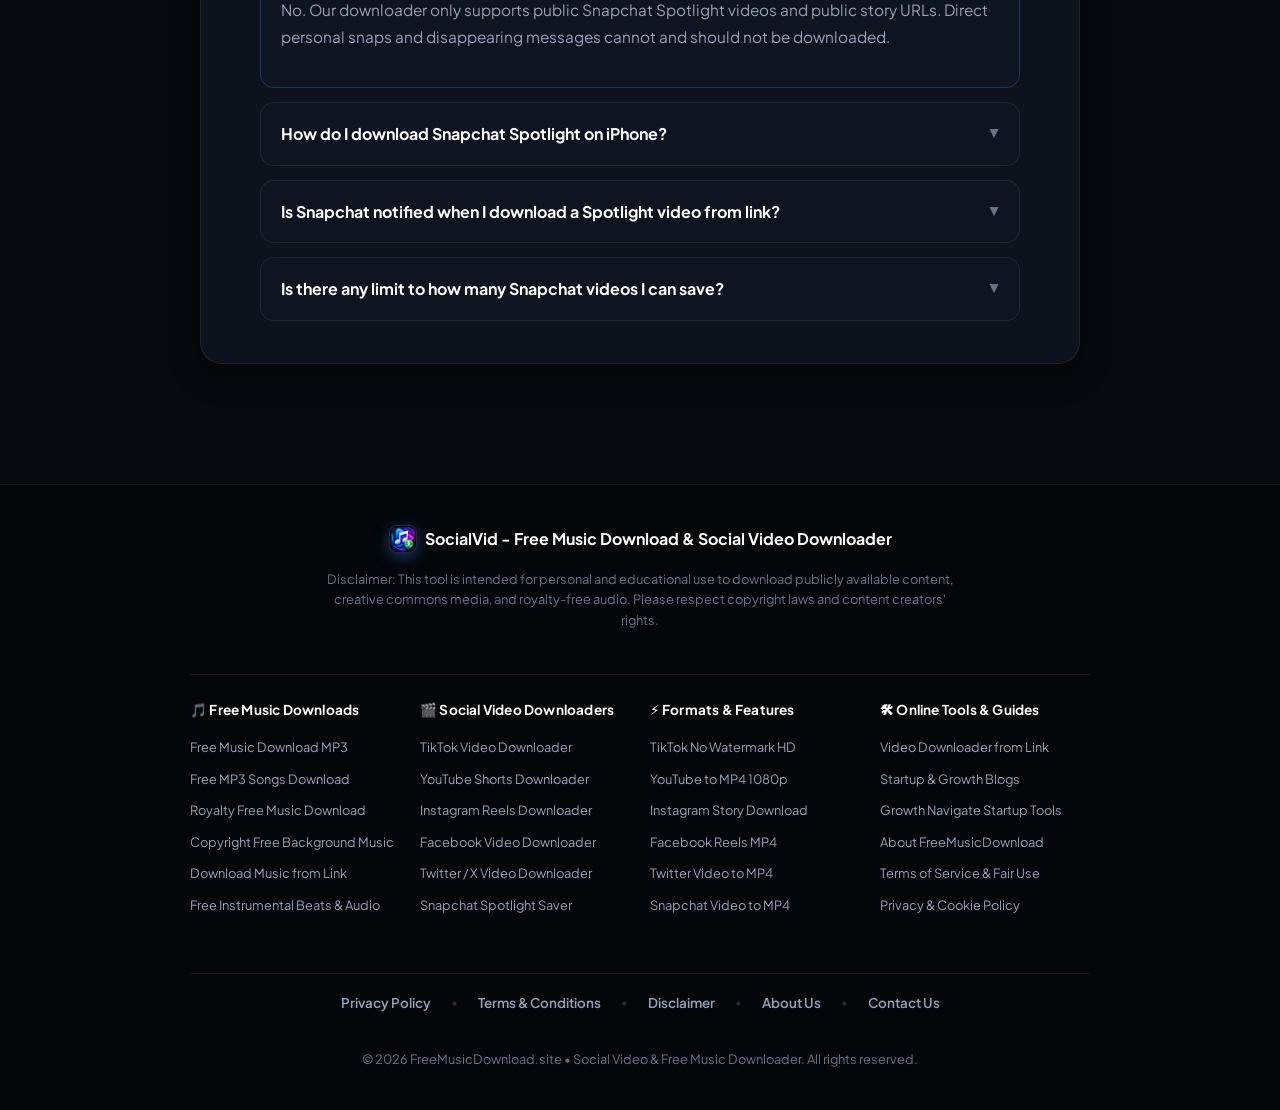
<file: snapchat.html>
<!DOCTYPE html>
<html lang="en">
<head>
  <meta charset="UTF-8">
  <meta name="viewport" content="width=device-width, initial-scale=1.0">
  <meta name="google-adsense-account" content="ca-pub-6684322530533110">
  <title>Snapchat Video Downloader & Spotlight Saver - FreeMusicDownload.site</title>
  
  <!-- Primary SEO Meta Tags -->
  <meta name="description" content="Download Snapchat Spotlight videos and public story clips from link in full HD MP4. Free online Snapchat video saver for phone gallery and PC.">
  <meta name="keywords" content="snapchat video downloader, snapchat video download, download snapchat video, snapchat downloader online, snapchat video downloader online, snapchat video downloader mp4, snapchat video to mp4, snapchat story downloader, snapchat story download, snapchat video saver, save snapchat spotlight, snapchat spotlight download">
  <meta name="robots" content="index, follow">
  <meta name="author" content="FreeMusicDownload.site">
  <meta name="theme-color" content="#0b0f19">
  <link rel="canonical" href="https://freemusicdownload.site/snapchat.html">
  <!-- Favicon and App Icons (Google Search & Multi-device Optimized) -->
  <link rel="icon" type="image/x-icon" href="/favicon.ico">
  <link rel="icon" type="image/png" sizes="48x48" href="/images/favicon-48x48.png">
  <link rel="icon" type="image/png" sizes="96x96" href="/images/favicon-96x96.png">
  <link rel="icon" type="image/png" sizes="192x192" href="/images/icon-192.png">
  <link rel="shortcut icon" href="/favicon.ico">
  <link rel="apple-touch-icon" sizes="180x180" href="/images/apple-touch-icon.png">
  <link rel="manifest" href="/site.webmanifest">

  <!-- Open Graph / Facebook -->
  <meta property="og:type" content="website">
  <meta property="og:url" content="https://freemusicdownload.site/snapchat.html">
  <meta property="og:title" content="Snapchat Video Downloader & Spotlight Saver - FreeMusicDownload.site">
  <meta property="og:description" content="Download Snapchat Spotlight videos and public story clips from link in full HD MP4. Free online Snapchat video saver for phone gallery and PC.">
  <meta property="og:site_name" content="FreeMusicDownload.site">

  <!-- Twitter / X -->
  <meta name="twitter:card" content="summary_large_image">
  <meta name="twitter:url" content="https://freemusicdownload.site/snapchat.html">
  <meta name="twitter:title" content="Snapchat Video Downloader & Spotlight Saver - FreeMusicDownload.site">
  <meta name="twitter:description" content="Download Snapchat Spotlight videos and public story clips from link in full HD MP4. Free online Snapchat video saver for phone gallery and PC.">

  <!-- Google Fonts & Stylesheet -->
  <link rel="preconnect" href="https://fonts.googleapis.com">
  <link rel="preconnect" href="https://fonts.gstatic.com" crossorigin>
  <link href="https://fonts.googleapis.com/css2?family=Plus+Jakarta+Sans:wght@400;500;600;700;800&display=swap" rel="stylesheet">
  <link rel="stylesheet" href="style.css">

  <!-- Schema.org Structured Data (WebApplication + FAQPage) -->
  <script type="application/ld+json">
  {
    "@context": "https://schema.org",
    "@graph": [
      {
        "@type": "WebApplication",
        "name": "Snapchat Video Downloader & Spotlight Saver - FreeMusicDownload.site",
        "url": "https://freemusicdownload.site/snapchat.html",
        "description": "Download Snapchat Spotlight videos and public story clips from link in full HD MP4. Free online Snapchat video saver for phone gallery and PC.",
        "applicationCategory": "MultimediaApplication",
        "operatingSystem": "All",
        "offers": {
          "@type": "Offer",
          "price": "0",
          "priceCurrency": "USD"
        }
      },
      {
        "@type": "FAQPage",
        "mainEntity": [
          {
            "@type": "Question",
            "name": "Can I download private Snapchat snaps or disappearing messages?",
            "acceptedAnswer": {
              "@type": "Answer",
              "text": "No. Our downloader only supports public Snapchat Spotlight videos and public story URLs. Direct personal snaps and disappearing messages cannot and should not be downloaded."
            }
          },
          {
            "@type": "Question",
            "name": "How do I download Snapchat Spotlight on iPhone?",
            "acceptedAnswer": {
              "@type": "Answer",
              "text": "Paste the Spotlight link in our tool using Safari, tap download, and once downloaded, tap the Share button in Safari to save the video to your Camera Roll."
            }
          },
          {
            "@type": "Question",
            "name": "Is Snapchat notified when I download a Spotlight video from link?",
            "acceptedAnswer": {
              "@type": "Answer",
              "text": "No. Downloading a public Spotlight URL through our web service does not trigger any notification or screenshot alert to the creator."
            }
          },
          {
            "@type": "Question",
            "name": "Is there any limit to how many Snapchat videos I can save?",
            "acceptedAnswer": {
              "@type": "Answer",
              "text": "No, you can download as many public Snapchat clips as you want completely free of charge."
            }
          }
        ]
      }
    ]
  }
  </script>
  <meta property="og:image" content="https://freemusicdownload.site/images/app-icon.png">
  <meta name="twitter:image" content="https://freemusicdownload.site/images/app-icon.png">
</head>
<body class="theme-snapchat">

  <!-- Ambient Glowing Background Orbs -->
  <div class="glow-orb glow-1"></div>
  <div class="glow-orb glow-2"></div>
  <div class="glow-orb glow-3"></div>

  <!-- Top Glassmorphic Navbar -->
  <header class="navbar-wrapper">
    <nav class="navbar" aria-label="Main Navigation">
      <a href="index.html" class="nav-brand">
        <div class="brand-icon">
          <img src="images/app-icon.png" alt="FreeMusicDownload Logo" class="brand-logo-img">
        </div>
        <span class="brand-text">Social<strong>Vid</strong> & Music</span>
      </a>

      <!-- Platform Links in Navbar -->
      <div class="nav-platforms" id="navPlatforms">
        <a href="index.html" class="nav-platform-btn" data-platform="all" title="All Supported Platforms">
          <span class="platform-icon">⚡</span> All
        </a>
        <a href="blogs.html" class="nav-platform-btn" data-platform="blogs" title="Startup & Growth Blogs">
          <span class="platform-icon">📝</span> Blogs
        </a>
        <a href="index.html#home" class="nav-platform-btn highlight-music-btn" data-platform="music" title="Free Music Download - Just Paste Music Link">
          <span class="platform-icon">🎵</span> Free Music Download
        </a>
        <a href="tiktok.html" class="nav-platform-btn " data-platform="tiktok" title="TikTok Video Downloader">
          <span class="platform-icon">🎬</span> TikTok
        </a>
        <a href="youtube.html" class="nav-platform-btn " data-platform="youtube" title="YouTube Shorts Downloader">
          <span class="platform-icon">▶️</span> YouTube
        </a>
        <a href="instagram.html" class="nav-platform-btn " data-platform="instagram" title="Instagram Reel Downloader">
          <span class="platform-icon">📸</span> Instagram
        </a>
        <a href="facebook.html" class="nav-platform-btn " data-platform="facebook" title="Facebook Video Downloader">
          <span class="platform-icon">📘</span> Facebook
        </a>
        <a href="twitter.html" class="nav-platform-btn " data-platform="twitter" title="Twitter / X Video Downloader">
          <span class="platform-icon">✖️</span> Twitter/X
        </a>
        <a href="snapchat.html" class="nav-platform-btn active" data-platform="snapchat" title="Snapchat Video Saver">
          <span class="platform-icon">👻</span> Snapchat
        </a>
      </div>

      <a href="#guide" class="nav-guide-link">How to Use</a>

      <!-- Mobile Top-Right Features Button -->
      <button type="button" class="mobile-menu-toggle" id="mobileMenuToggle" aria-label="Open Features and Platforms Menu" aria-expanded="false" aria-controls="mobileDrawer">
        <span class="mobile-toggle-icon-wrap">
          <svg class="mobile-toggle-icon" viewBox="0 0 24 24" fill="none" stroke="currentColor" stroke-width="2.2" stroke-linecap="round" stroke-linejoin="round">
            <rect x="3" y="3" width="7" height="7" rx="2"></rect>
            <rect x="14" y="3" width="7" height="7" rx="2"></rect>
            <rect x="14" y="14" width="7" height="7" rx="2"></rect>
            <rect x="3" y="14" width="7" height="7" rx="2"></rect>
          </svg>
        </span>
        <span class="mobile-toggle-text">Features</span>
      </button>
    </nav>
  </header>

  <!-- Mobile Features Navigation Drawer -->
  <div class="mobile-drawer-backdrop" id="mobileDrawerBackdrop" aria-hidden="true"></div>
  <aside class="mobile-drawer" id="mobileDrawer" role="dialog" aria-modal="true" aria-label="Supported Features Menu" aria-hidden="true">
    <div class="mobile-drawer-header">
      <div class="mobile-drawer-title-wrap">
        <span class="mobile-drawer-sparkle">⚡</span>
        <div>
          <h2 class="mobile-drawer-title">Features & Platforms</h2>
          <p class="mobile-drawer-subtitle">Select any platform to download</p>
        </div>
      </div>
      <button type="button" class="mobile-drawer-close" id="mobileDrawerClose" aria-label="Close menu">
        <svg viewBox="0 0 24 24" width="20" height="20" fill="none" stroke="currentColor" stroke-width="2.5" stroke-linecap="round" stroke-linejoin="round">
          <line x1="18" y1="6" x2="6" y2="18"></line>
          <line x1="6" y1="6" x2="18" y2="18"></line>
        </svg>
      </button>
    </div>

    <div class="mobile-drawer-body">
      <div class="mobile-section-label">Supported Platforms</div>
      <div class="mobile-features-list">
        <a href="index.html" class="mobile-feature-item" data-platform="all">
          <span class="feature-item-icon">⚡</span>
          <div class="feature-item-content">
            <div class="feature-item-title">All Supported Media</div>
            <div class="feature-item-sub">Music, Songs, YouTube, TikTok & Reels</div>
          </div>
          <span class="feature-item-indicator">Select</span>
        </a>

        <a href="blogs.html" class="mobile-feature-item" data-platform="blogs">
          <span class="feature-item-icon">📝</span>
          <div class="feature-item-content">
            <div class="feature-item-title">Startup & Growth Blogs <span class="feature-badge-hot">NEW</span></div>
            <div class="feature-item-sub">Growth Navigate Startup Tools & Guides</div>
          </div>
          <span class="feature-item-indicator">Select</span>
        </a>

        <a href="index.html#home" class="mobile-feature-item highlight-music" data-platform="music">
          <span class="feature-item-icon">🎵</span>
          <div class="feature-item-content">
            <div class="feature-item-title">Free Music Download <span class="feature-badge-hot">HOT</span></div>
            <div class="feature-item-sub">MP3 Songs, Audio, Beats & Background Music</div>
          </div>
          <span class="feature-item-indicator">Select</span>
        </a>

        <a href="tiktok.html" class="mobile-feature-item " data-platform="tiktok">
          <span class="feature-item-icon">🎬</span>
          <div class="feature-item-content">
            <div class="feature-item-title">TikTok Downloader</div>
            <div class="feature-item-sub">No watermark, HD MP4 video & audio</div>
          </div>
          <span class="feature-item-indicator">Select</span>
        </a>

        <a href="youtube.html" class="mobile-feature-item " data-platform="youtube">
          <span class="feature-item-icon">▶️</span>
          <div class="feature-item-content">
            <div class="feature-item-title">YouTube Shorts & Video</div>
            <div class="feature-item-sub">Shorts & full HD video downloader</div>
          </div>
          <span class="feature-item-indicator">Select</span>
        </a>

        <a href="instagram.html" class="mobile-feature-item " data-platform="instagram">
          <span class="feature-item-icon">📸</span>
          <div class="feature-item-content">
            <div class="feature-item-title">Instagram Reels & Story</div>
            <div class="feature-item-sub">Reels, stories, clips & post video</div>
          </div>
          <span class="feature-item-indicator">Select</span>
        </a>

        <a href="facebook.html" class="mobile-feature-item " data-platform="facebook">
          <span class="feature-item-icon">📘</span>
          <div class="feature-item-content">
            <div class="feature-item-title">Facebook Videos & Reels</div>
            <div class="feature-item-sub">Download public Facebook clips & reels</div>
          </div>
          <span class="feature-item-indicator">Select</span>
        </a>

        <a href="twitter.html" class="mobile-feature-item " data-platform="twitter">
          <span class="feature-item-icon">✖️</span>
          <div class="feature-item-content">
            <div class="feature-item-title">Twitter / X Downloader</div>
            <div class="feature-item-sub">Save videos & GIFs from Twitter/X</div>
          </div>
          <span class="feature-item-indicator">Select</span>
        </a>

        <a href="snapchat.html" class="mobile-feature-item active" data-platform="snapchat">
          <span class="feature-item-icon">👻</span>
          <div class="feature-item-content">
            <div class="feature-item-title">Snapchat Spotlight</div>
            <div class="feature-item-sub">Spotlight clips & story downloads</div>
          </div>
          <span class="feature-item-indicator">Active</span>
        </a>
      </div>

      <div class="mobile-drawer-footer">
        <a href="#guide" class="mobile-drawer-link">
          <span>📖 How to Download</span>
          <span class="link-arrow">→</span>
        </a>
        <a href="#faq" class="mobile-drawer-link">
          <span>❓ Frequently Asked Questions</span>
          <span class="link-arrow">→</span>
        </a>
      </div>
    </div>
  </aside>

  <!-- Main Content -->
  <main class="main-container" id="home">

    <!-- Hero Section -->
    <section class="hero-section">
      <div class="hero-badge animate-badge">
        <span class="badge-dot"></span> 👻 Snapchat Spotlight Downloader • Save Clips & Stories • Full HD
      </div>
      
      <h1 class="hero-title">
        Snapchat Spotlight & <span class="gradient-text">Video Downloader</span>
      </h1>
      
      <p class="hero-subtitle">
        Download public Snapchat Spotlight videos and creative clips. <strong>Just paste Snapchat link</strong> below to preview the video and save MP4 files directly to your gallery or PC.
      </p>

      <!-- Prominent Open Platform Button -->
      <div class="platform-open-banner">
        <a href="https://www.snapchat.com" target="_blank" rel="noopener noreferrer" class="btn-platform-open snapchat" title="Open Snapchat in a new tab to copy link">
          <svg viewBox="0 0 24 24" fill="none" stroke="currentColor" stroke-width="2.3" stroke-linecap="round" stroke-linejoin="round">
            <path d="M18 13v6a2 2 0 0 1-2 2H5a2 2 0 0 1-2-2V8a2 2 0 0 1 2-2h6"></path>
            <polyline points="15 3 21 3 21 9"></polyline>
            <line x1="10" y1="14" x2="21" y2="3"></line>
          </svg>
          <span>1. Open Snapchat to Copy Link</span>
        </a>
        <div class="platform-open-hint">
          <span>➔</span> <span>2. Paste link below & click Download</span>
        </div>
      </div>

      <!-- Downloader Tool Card -->
      <section class="downloader-card" aria-label="Snapchat Downloader Tool">
        <label for="url" class="input-label">
          <span>Paste Snapchat Link Below:</span>
          <span class="badge-support" id="activePlatformLabel">Snapchat Supported</span>
        </label>
        
        <div class="input-group">
          <div class="input-icon">
            <svg viewBox="0 0 24 24" fill="none" stroke="currentColor" stroke-width="2">
              <path d="M10 13a5 5 0 0 0 7.54.54l3-3a5 5 0 0 0-7.07-7.07l-1.72 1.71"></path>
              <path d="M14 11a5 5 0 0 0-7.54-.54l-3 3a5 5 0 0 0 7.07 7.07l1.71-1.71"></path>
            </svg>
          </div>
          
          <input 
            id="url" 
            type="url" 
            placeholder="Paste Snapchat Spotlight or public story link (e.g. https://www.snapchat.com/spotlight/...)..." 
            autocomplete="off"
            spellcheck="false"
          >
          
          <button id="clearBtn" class="clear-btn hidden" type="button" title="Clear input">✕</button>
          
          <button id="pasteBtn" class="paste-btn" type="button" title="Paste from clipboard">
            <svg viewBox="0 0 24 24" fill="none" stroke="currentColor" stroke-width="2" width="16" height="16">
              <path d="M16 4h2a2 2 0 0 1 2 2v14a2 2 0 0 1-2 2H6a2 2 0 0 1-2-2V6a2 2 0 0 1 2-2h2"></path>
              <rect x="8" y="2" width="8" height="4" rx="1" ry="1"></rect>
            </svg>
            <span>Paste</span>
          </button>
        </div>

        <button id="downloadBtn" class="download-btn" type="button">
          <span class="btn-icon">
            <svg viewBox="0 0 24 24" fill="none" stroke="currentColor" stroke-width="2.5" width="20" height="20">
              <path d="M21 15v4a2 2 0 0 1-2 2H5a2 2 0 0 1-2-2v-4"></path>
              <polyline points="7 10 12 15 17 10"></polyline>
              <line x1="12" y1="15" x2="12" y2="3"></line>
            </svg>
          </span>
          <span class="btn-text">Download Media (Video / Music)</span>
        </button>

        <!-- Status & Animated Progress Bar -->
        <div id="status" class="status">Ready to download - Just paste Snapchat link</div>
                <div id="progressWrap" class="progress-wrap hidden">
          <div class="progress-bar-container">
            <div id="progress" class="progress"></div>
          </div>
          <div class="progress-meta-row">
            <span class="progress-label">Downloading & Processing...</span>
            <span id="progressPercent" class="progress-percent">0%</span>
          </div>
        </div>

        <!-- Dynamic Result Card with Playable Player & Gallery Save Buttons -->
        <div id="result" class="result hidden"></div>
      </section>

      <!-- Quick Platform Pills -->
      <div class="supported-pills">
        <span class="pill-title">Quick Switch:</span>
        <a href="index.html" class="pill pill-music">🎵 Free Music Download</a>
        <a href="tiktok.html" class="pill">🎬 TikTok</a>
        <a href="youtube.html" class="pill">▶️ YouTube</a>
        <a href="instagram.html" class="pill">📸 Instagram</a>
        <a href="facebook.html" class="pill">📘 Facebook</a>
        <a href="twitter.html" class="pill">✖️ Twitter/X</a>
        <a href="snapchat.html" class="pill">👻 Snapchat</a>
      </div>
    </section>

    <!-- SEO Human-Written Blog Article & Detailed Tutorial -->
    <section class="seo-article-section" id="guide">
      <article class="article-card">
        <div class="article-badge-row">
          <span class="article-pill accent">⚡ 2026 Tested & Verified</span>
          <span class="article-pill">100% Free Service</span>
          <span class="article-pill">Human Written Guide</span>
        </div>

        <h2 class="article-main-title">How to Download Snapchat Spotlight Videos Online (2026 Guide)</h2>
        
        <p class="article-lead">
          Snapchat Spotlight showcases some of the most innovative, humorous, and entertaining vertical videos created by creators around the world. Because Snapchat stories and spotlights are ephemeral by design, creators and fans often want to preserve favorite clips permanently. Our <strong>Snapchat Video Downloader</strong> makes saving public Snapchat Spotlight videos quick, easy, and completely free.
        </p>

        <!-- 4-Step Visual Flow Grid -->
        <div class="guide-flow-grid">
          <div class="guide-flow-card">
            <div class="flow-step-number">1</div>
            <h4>Open Spotlight Video</h4>
            <p>In the Snapchat app or browser, open the Spotlight video or public clip you wish to save.</p>
          </div>

          <div class="guide-flow-card">
            <div class="flow-step-number">2</div>
            <h4>Copy Spotlight Link</h4>
            <p>Tap the Share icon on the video and tap 'Copy Link' to copy the URL to your clipboard.</p>
          </div>

          <div class="guide-flow-card">
            <div class="flow-step-number">3</div>
            <h4>Paste on FreeMusicDownload</h4>
            <p>Paste the link into the box above and click the 'Download Media' button.</p>
          </div>

          <div class="guide-flow-card">
            <div class="flow-step-number">4</div>
            <h4>Save to Photos Gallery</h4>
            <p>Verify the video in the player and tap 'Save Video to Gallery / PC' for an instant download.</p>
          </div>
        </div>

        <!-- Article Prose Content -->
        <div class="article-body">
          <h2>Why Choose FreeMusicDownload.site for Snapchat?</h2>
          <p>
            Unlike typical online tools packed with spammy redirects and broken download links, our high-speed server infrastructure delivers the clean, uncompressed media file directly to your browser.
          </p>

          <div class="matrix-grid">
            <div class="matrix-item">
              <h4>✨ Original Quality Spotlight MP4</h4>
              <p>Downloads preserve the full vertical resolution and crisp sound of the original Snapchat recording.</p>
            </div>
            <div class="matrix-item">
              <h4>⚡ Zero Quality Degradation</h4>
              <p>Our system streams the direct media source without unnecessary re-encoding, preserving color and details.</p>
            </div>
            <div class="matrix-item">
              <h4>🎵 Direct Gallery Integration</h4>
              <p>Downloaded files are packaged with standard MP4 metadata, guaranteeing compatibility with Android Gallery and Apple Photos.</p>
            </div>
          </div>

          <h2>How to Save Snapchat Videos Directly to Phone Gallery (iOS & Android)</h2>
          <p>
            You don't need any complex file manager or risky apps to get your videos into your phone's photo library:
          </p>
          <ul>
            <li><strong>For Android Users:</strong> Tap "Save Video to Gallery / PC". The file is saved directly to your Downloads folder and will automatically show up inside your Google Photos or Gallery app within seconds.</li>
            <li><strong>For iPhone (iOS) Users:</strong> In Safari, tap "Save Video to Gallery / PC". Once downloaded, tap the download manager button in Safari, select the video, tap the Share icon, and select <strong>"Save Video"</strong>. It will be stored right inside your Camera Roll!</li>
          </ul>

          <!-- Tip Box -->
          <div class="article-tip-box">
            <div class="tip-box-icon">💡</div>
            <div class="tip-box-text">
              <strong>Interactive Video Player:</strong> Before you even hit save, you can play the full video right inside the tool with our preview player and verify that the clip, audio, and thumbnail are 100% correct.
            </div>
          </div>

          <h2>No Registration, 100% Free & Completely Private</h2>
          <p>
            We believe in open and free web tools. There are no sign-ups, no subscriptions, and we never track your personal identity or download history. Everything runs smoothly and securely.
          </p>

          <!-- In-Article Call to Action -->
          <div class="article-cta-box">
            <h3>Ready to Download Your Snapchat Video?</h3>
            <p>Jump to Snapchat to copy any link, or paste it right into our downloader above!</p>
            <div class="article-cta-actions">
              <a href="https://www.snapchat.com" target="_blank" rel="noopener noreferrer" class="btn-platform-open snapchat">
                <span>Open Snapchat Web / App</span> ➔
              </a>
              <a href="#home" class="btn-jump-tool">
                <span>⬆ Paste Link in Tool</span>
              </a>
            </div>
          </div>

          <!-- FAQ Accordion -->
          <h2 id="faq">Frequently Asked Questions</h2>
          
          <div class="faq-container">
            <details class="faq-item" open>
              <summary class="faq-question">
                <span>Can I download private Snapchat snaps or disappearing messages?</span>
                <span class="faq-arrow">▼</span>
              </summary>
              <div class="faq-answer">
                <p>No. Our downloader only supports public Snapchat Spotlight videos and public story URLs. Direct personal snaps and disappearing messages cannot and should not be downloaded.</p>
              </div>
            </details>

            <details class="faq-item">
              <summary class="faq-question">
                <span>How do I download Snapchat Spotlight on iPhone?</span>
                <span class="faq-arrow">▼</span>
              </summary>
              <div class="faq-answer">
                <p>Paste the Spotlight link in our tool using Safari, tap download, and once downloaded, tap the Share button in Safari to save the video to your Camera Roll.</p>
              </div>
            </details>

            <details class="faq-item">
              <summary class="faq-question">
                <span>Is Snapchat notified when I download a Spotlight video from link?</span>
                <span class="faq-arrow">▼</span>
              </summary>
              <div class="faq-answer">
                <p>No. Downloading a public Spotlight URL through our web service does not trigger any notification or screenshot alert to the creator.</p>
              </div>
            </details>

            <details class="faq-item">
              <summary class="faq-question">
                <span>Is there any limit to how many Snapchat videos I can save?</span>
                <span class="faq-arrow">▼</span>
              </summary>
              <div class="faq-answer">
                <p>No, you can download as many public Snapchat clips as you want completely free of charge.</p>
              </div>
            </details>
          </div>
        </div>
      </article>
    </section>

  </main>

    <!-- Footer -->
  <footer class="site-footer">
    <div class="footer-content">
      <div class="footer-brand">
        <div class="brand-icon small">
          <img src="images/app-icon.png" alt="FreeMusicDownload Logo" class="brand-logo-img">
        </div>
        <span>SocialVid - Free Music Download & Social Video Downloader</span>
      </div>
      
      <p class="footer-disclaimer">
        Disclaimer: This tool is intended for personal and educational use to download publicly available content, creative commons media, and royalty-free audio. Please respect copyright laws and content creators' rights.
      </p>

      <!-- Multi-Column Keywords Grid with Active Internal Linking -->
      <div class="footer-keywords-section">
        <div class="footer-grid">
          <div class="footer-col">
            <div class="footer-col-title">🎵 Free Music Downloads</div>
            <ul class="footer-links-list">
              <li><a href="index.html" class="footer-keyword-link">Free Music Download MP3</a></li>
              <li><a href="index.html#home" class="footer-keyword-link">Free MP3 Songs Download</a></li>
              <li><a href="index.html#home" class="footer-keyword-link">Royalty Free Music Download</a></li>
              <li><a href="index.html#home" class="footer-keyword-link">Copyright Free Background Music</a></li>
              <li><a href="index.html#home" class="footer-keyword-link">Download Music from Link</a></li>
              <li><a href="index.html#home" class="footer-keyword-link">Free Instrumental Beats & Audio</a></li>
            </ul>
          </div>

          <div class="footer-col">
            <div class="footer-col-title">🎬 Social Video Downloaders</div>
            <ul class="footer-links-list">
              <li><a href="tiktok.html" class="footer-keyword-link">TikTok Video Downloader</a></li>
              <li><a href="youtube.html" class="footer-keyword-link">YouTube Shorts Downloader</a></li>
              <li><a href="instagram.html" class="footer-keyword-link">Instagram Reels Downloader</a></li>
              <li><a href="facebook.html" class="footer-keyword-link">Facebook Video Downloader</a></li>
              <li><a href="twitter.html" class="footer-keyword-link">Twitter / X Video Downloader</a></li>
              <li><a href="snapchat.html" class="footer-keyword-link">Snapchat Spotlight Saver</a></li>
            </ul>
          </div>

          <div class="footer-col">
            <div class="footer-col-title">⚡ Formats & Features</div>
            <ul class="footer-links-list">
              <li><a href="tiktok.html" class="footer-keyword-link">TikTok No Watermark HD</a></li>
              <li><a href="youtube.html" class="footer-keyword-link">YouTube to MP4 1080p</a></li>
              <li><a href="instagram.html" class="footer-keyword-link">Instagram Story Download</a></li>
              <li><a href="facebook.html" class="footer-keyword-link">Facebook Reels MP4</a></li>
              <li><a href="twitter.html" class="footer-keyword-link">Twitter Video to MP4</a></li>
              <li><a href="snapchat.html" class="footer-keyword-link">Snapchat Video to MP4</a></li>
            </ul>
          </div>

                    <div class="footer-col">
            <div class="footer-col-title">🛠 Online Tools & Guides</div>
            <ul class="footer-links-list">
              <li><a href="index.html#how-it-works" class="footer-keyword-link">Video Downloader from Link</a></li>
              <li><a href="blogs.html" class="footer-keyword-link">Startup & Growth Blogs</a></li>
              <li><a href="growth-navigate-startup-tools.html" class="footer-keyword-link">Growth Navigate Startup Tools</a></li>
              <li><a href="about-us.html" class="footer-keyword-link">About FreeMusicDownload</a></li>
              <li><a href="terms-conditions.html" class="footer-keyword-link">Terms of Service & Fair Use</a></li>
              <li><a href="privacy-policy.html" class="footer-keyword-link">Privacy & Cookie Policy</a></li>
            </ul>
          </div>
        </div>
      </div>

      <!-- Bottom 5-Word Legal & Info Navigation Row -->
      <div class="footer-legal-row">
        <a href="privacy-policy.html" class="footer-legal-link">Privacy Policy</a>
        <span class="footer-legal-divider">•</span>
        <a href="terms-conditions.html" class="footer-legal-link">Terms & Conditions</a>
        <span class="footer-legal-divider">•</span>
        <a href="disclaimer.html" class="footer-legal-link">Disclaimer</a>
        <span class="footer-legal-divider">•</span>
        <a href="about-us.html" class="footer-legal-link">About Us</a>
        <span class="footer-legal-divider">•</span>
        <a href="contact.html" class="footer-legal-link">Contact Us</a>
      </div>
      
      <div class="footer-copy">
        © 2026 FreeMusicDownload.site • Social Video & Free Music Downloader. All rights reserved.
      </div>
    </div>
  </footer>

  <script src="app.js"></script>
</body>
</html>
</file>
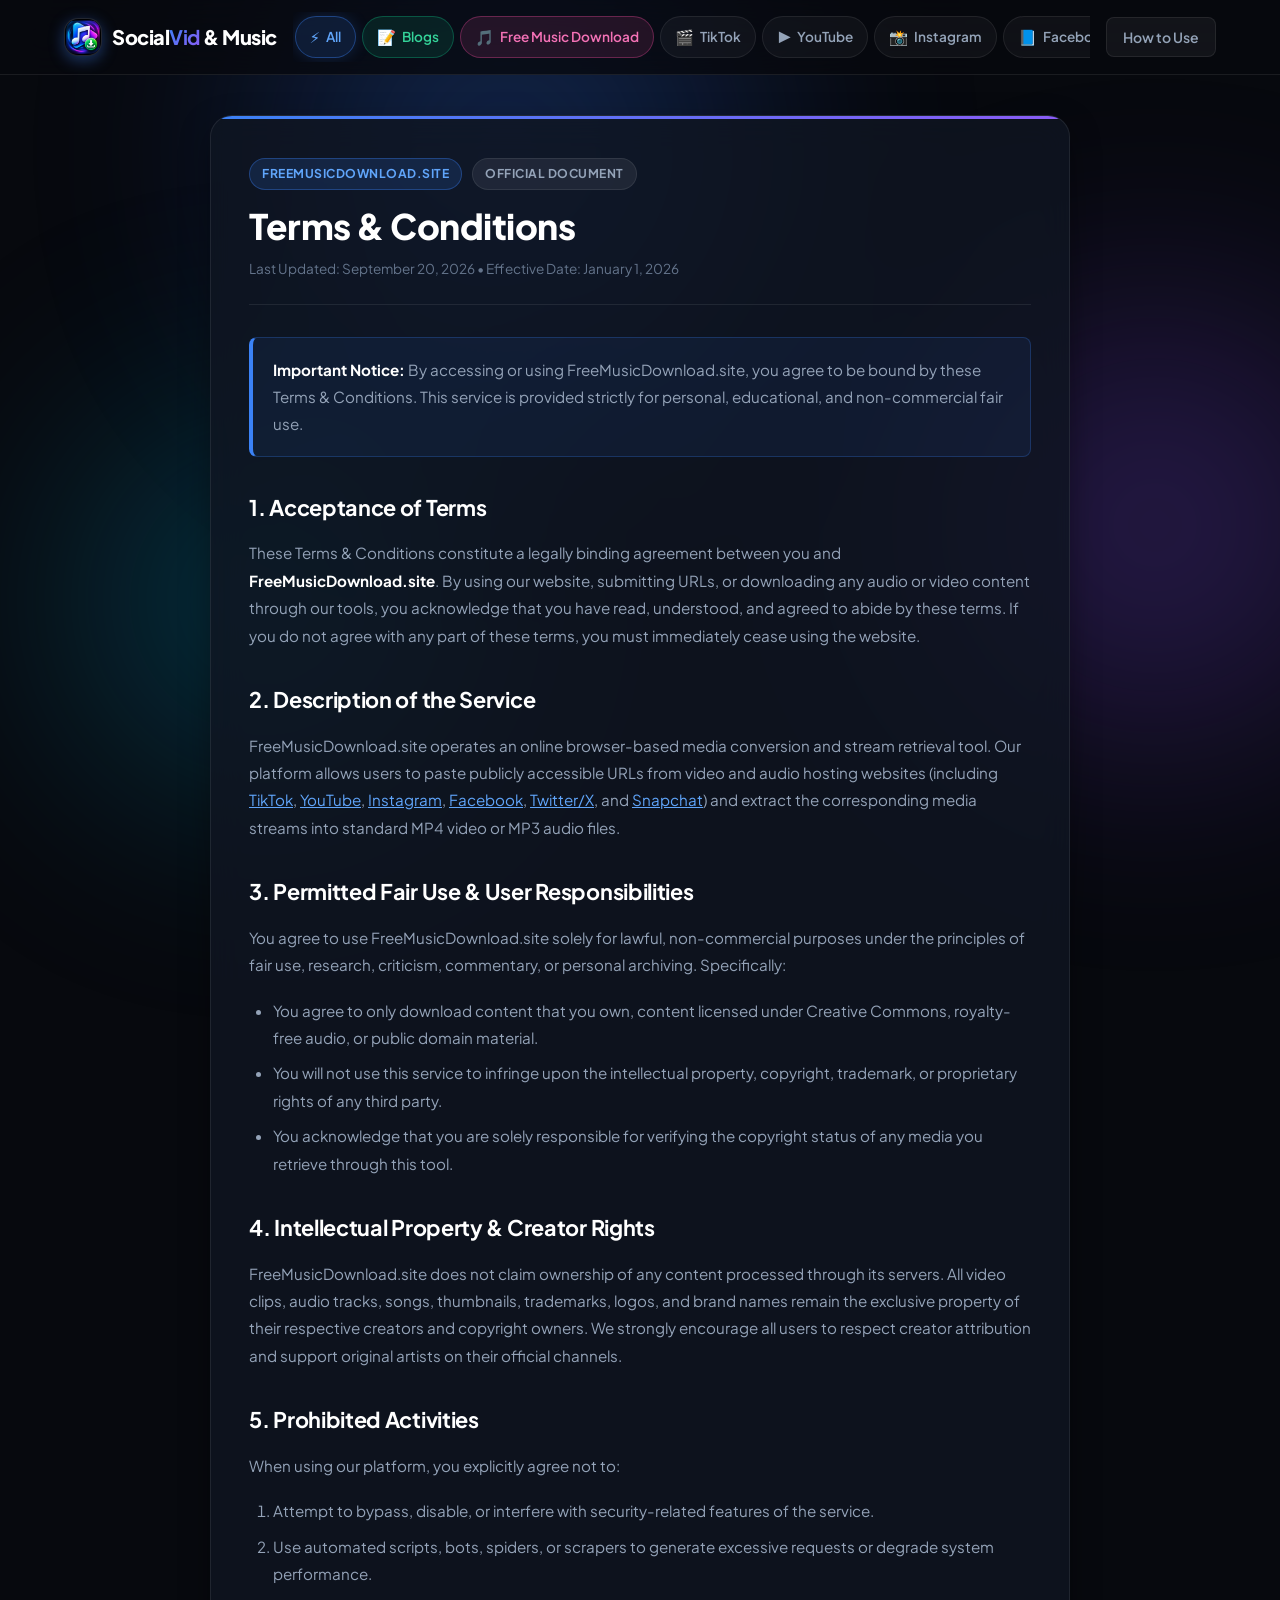
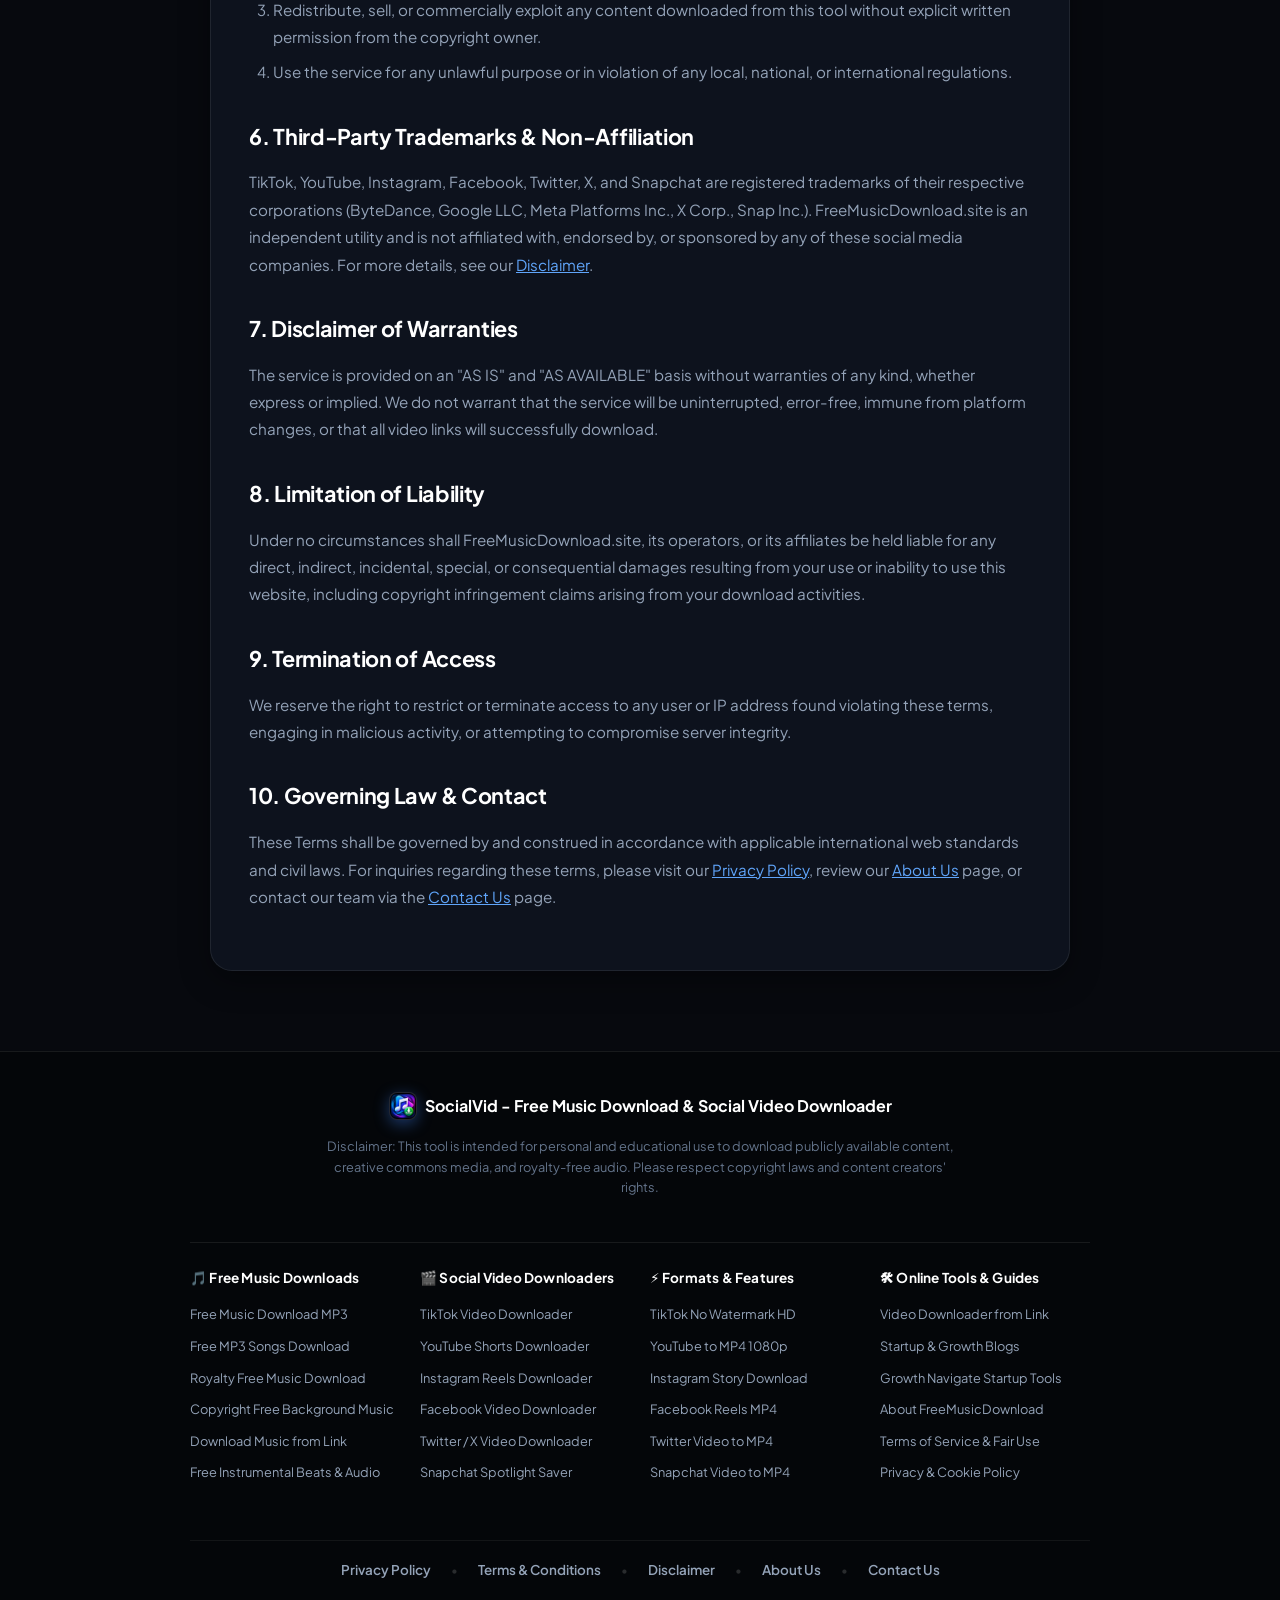
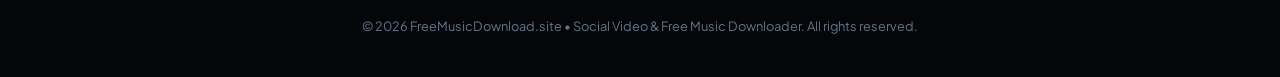
<file: terms-conditions.html>
<!DOCTYPE html>
<html lang="en">
<head>
  <meta charset="UTF-8">
  <meta name="viewport" content="width=device-width, initial-scale=1.0">
  <meta name="google-adsense-account" content="ca-pub-6684322530533110">
  <title>Terms & Conditions - FreeMusicDownload.site</title>
  
  <!-- Primary SEO Meta Tags -->
  <meta name="description" content="Terms and Conditions of Use for FreeMusicDownload.site. Understand our fair use policy, intellectual property guidelines, copyright compliance, and service terms.">
  <meta name="robots" content="index, follow">
  <meta name="author" content="FreeMusicDownload.site">
  <meta name="theme-color" content="#0b0f19">
  <link rel="canonical" href="https://freemusicdownload.site/terms-conditions.html">
  <!-- Favicon and App Icons (Google Search & Multi-device Optimized) -->
  <link rel="icon" type="image/x-icon" href="/favicon.ico">
  <link rel="icon" type="image/png" sizes="48x48" href="/images/favicon-48x48.png">
  <link rel="icon" type="image/png" sizes="96x96" href="/images/favicon-96x96.png">
  <link rel="icon" type="image/png" sizes="192x192" href="/images/icon-192.png">
  <link rel="shortcut icon" href="/favicon.ico">
  <link rel="apple-touch-icon" sizes="180x180" href="/images/apple-touch-icon.png">
  <link rel="manifest" href="/site.webmanifest">

  <!-- Open Graph / Facebook -->
  <meta property="og:type" content="website">
  <meta property="og:url" content="https://freemusicdownload.site/terms-conditions.html">
  <meta property="og:title" content="Terms & Conditions - FreeMusicDownload.site">
  <meta property="og:description" content="Terms and Conditions of Use for FreeMusicDownload.site. Understand our fair use policy, intellectual property guidelines, copyright compliance, and service terms.">
  <meta property="og:site_name" content="FreeMusicDownload.site">

  <!-- Twitter / X -->
  <meta name="twitter:card" content="summary_large_image">
  <meta name="twitter:url" content="https://freemusicdownload.site/terms-conditions.html">
  <meta name="twitter:title" content="Terms & Conditions - FreeMusicDownload.site">
  <meta name="twitter:description" content="Terms and Conditions of Use for FreeMusicDownload.site. Understand our fair use policy, intellectual property guidelines, copyright compliance, and service terms.">

  <!-- Google Fonts & Stylesheet -->
  <link rel="preconnect" href="https://fonts.googleapis.com">
  <link rel="preconnect" href="https://fonts.gstatic.com" crossorigin>
  <link href="https://fonts.googleapis.com/css2?family=Plus+Jakarta+Sans:wght@400;500;600;700;800&display=swap" rel="stylesheet">
  <link rel="stylesheet" href="style.css">
  <meta property="og:image" content="https://freemusicdownload.site/images/app-icon.png">
  <meta name="twitter:image" content="https://freemusicdownload.site/images/app-icon.png">
</head>
<body>

  <!-- Ambient Glowing Background Orbs -->
  <div class="glow-orb glow-1"></div>
  <div class="glow-orb glow-2"></div>
  <div class="glow-orb glow-3"></div>

  <!-- Top Glassmorphic Navbar -->
  <header class="navbar-wrapper">
    <nav class="navbar" aria-label="Main Navigation">
      <a href="index.html" class="nav-brand">
        <div class="brand-icon">
          <img src="images/app-icon.png" alt="FreeMusicDownload Logo" class="brand-logo-img">
        </div>
        <span class="brand-text">Social<strong>Vid</strong> & Music</span>
      </a>

      <!-- Platform Links in Navbar -->
      <div class="nav-platforms" id="navPlatforms">
        <a href="index.html" class="nav-platform-btn" data-platform="all" title="All Supported Platforms">
          <span class="platform-icon">⚡</span> All
        </a>
        <a href="blogs.html" class="nav-platform-btn" data-platform="blogs" title="Startup & Growth Blogs">
          <span class="platform-icon">📝</span> Blogs
        </a>
        <a href="index.html#home" class="nav-platform-btn highlight-music-btn" data-platform="music" title="Free Music Download - Just Paste Music Link">
          <span class="platform-icon">🎵</span> Free Music Download
        </a>
        <a href="tiktok.html" class="nav-platform-btn" data-platform="tiktok" title="TikTok Video Downloader">
          <span class="platform-icon">🎬</span> TikTok
        </a>
        <a href="youtube.html" class="nav-platform-btn" data-platform="youtube" title="YouTube Shorts Downloader">
          <span class="platform-icon">▶️</span> YouTube
        </a>
        <a href="instagram.html" class="nav-platform-btn" data-platform="instagram" title="Instagram Reel Downloader">
          <span class="platform-icon">📸</span> Instagram
        </a>
        <a href="facebook.html" class="nav-platform-btn" data-platform="facebook" title="Facebook Video Downloader">
          <span class="platform-icon">📘</span> Facebook
        </a>
        <a href="twitter.html" class="nav-platform-btn" data-platform="twitter" title="Twitter / X Video Downloader">
          <span class="platform-icon">✖️</span> Twitter/X
        </a>
        <a href="snapchat.html" class="nav-platform-btn" data-platform="snapchat" title="Snapchat Video Saver">
          <span class="platform-icon">👻</span> Snapchat
        </a>
      </div>

      <a href="index.html#how-it-works" class="nav-guide-link">How to Use</a>

      <!-- Mobile Top-Right Features Button -->
      <button type="button" class="mobile-menu-toggle" id="mobileMenuToggle" aria-label="Open Features and Platforms Menu" aria-expanded="false" aria-controls="mobileDrawer">
        <span class="mobile-toggle-icon-wrap">
          <svg class="mobile-toggle-icon" viewBox="0 0 24 24" fill="none" stroke="currentColor" stroke-width="2.2" stroke-linecap="round" stroke-linejoin="round">
            <rect x="3" y="3" width="7" height="7" rx="2"></rect>
            <rect x="14" y="3" width="7" height="7" rx="2"></rect>
            <rect x="14" y="14" width="7" height="7" rx="2"></rect>
            <rect x="3" y="14" width="7" height="7" rx="2"></rect>
          </svg>
        </span>
        <span class="mobile-toggle-text">Features</span>
      </button>
    </nav>
  </header>

  <!-- Mobile Features Navigation Drawer -->
  <div class="mobile-drawer-backdrop" id="mobileDrawerBackdrop" aria-hidden="true"></div>
  <aside class="mobile-drawer" id="mobileDrawer" role="dialog" aria-modal="true" aria-label="Supported Features Menu" aria-hidden="true">
    <div class="mobile-drawer-header">
      <div class="mobile-drawer-title-wrap">
        <span class="mobile-drawer-sparkle">⚡</span>
        <div>
          <h2 class="mobile-drawer-title">Features & Platforms</h2>
          <p class="mobile-drawer-subtitle">Select any platform to download</p>
        </div>
      </div>
      <button type="button" class="mobile-drawer-close" id="mobileDrawerClose" aria-label="Close menu">
        <svg viewBox="0 0 24 24" width="20" height="20" fill="none" stroke="currentColor" stroke-width="2.5" stroke-linecap="round" stroke-linejoin="round">
          <line x1="18" y1="6" x2="6" y2="18"></line>
          <line x1="6" y1="6" x2="18" y2="18"></line>
        </svg>
      </button>
    </div>

    <div class="mobile-drawer-body">
      <div class="mobile-section-label">Supported Platforms</div>
      <div class="mobile-features-list">
        <a href="index.html" class="mobile-feature-item" data-platform="all">
          <span class="feature-item-icon">⚡</span>
          <div class="feature-item-content">
            <div class="feature-item-title">All Supported Media</div>
            <div class="feature-item-sub">Music, Songs, YouTube, TikTok & Reels</div>
          </div>
          <span class="feature-item-indicator">Select</span>
        </a>

        <a href="blogs.html" class="mobile-feature-item" data-platform="blogs">
          <span class="feature-item-icon">📝</span>
          <div class="feature-item-content">
            <div class="feature-item-title">Startup & Growth Blogs <span class="feature-badge-hot">NEW</span></div>
            <div class="feature-item-sub">Growth Navigate Startup Tools & Guides</div>
          </div>
          <span class="feature-item-indicator">Select</span>
        </a>

        <a href="index.html#home" class="mobile-feature-item highlight-music" data-platform="music">
          <span class="feature-item-icon">🎵</span>
          <div class="feature-item-content">
            <div class="feature-item-title">Free Music Download <span class="feature-badge-hot">HOT</span></div>
            <div class="feature-item-sub">MP3 Songs, Audio, Beats & Background Music</div>
          </div>
          <span class="feature-item-indicator">Select</span>
        </a>

        <a href="tiktok.html" class="mobile-feature-item" data-platform="tiktok">
          <span class="feature-item-icon">🎬</span>
          <div class="feature-item-content">
            <div class="feature-item-title">TikTok Downloader</div>
            <div class="feature-item-sub">No watermark, HD MP4 video & audio</div>
          </div>
          <span class="feature-item-indicator">Select</span>
        </a>

        <a href="youtube.html" class="mobile-feature-item" data-platform="youtube">
          <span class="feature-item-icon">▶️</span>
          <div class="feature-item-content">
            <div class="feature-item-title">YouTube Shorts & Video</div>
            <div class="feature-item-sub">Shorts & full HD video downloader</div>
          </div>
          <span class="feature-item-indicator">Select</span>
        </a>

        <a href="instagram.html" class="mobile-feature-item" data-platform="instagram">
          <span class="feature-item-icon">📸</span>
          <div class="feature-item-content">
            <div class="feature-item-title">Instagram Reels & Story</div>
            <div class="feature-item-sub">Reels, stories, clips & post video</div>
          </div>
          <span class="feature-item-indicator">Select</span>
        </a>

        <a href="facebook.html" class="mobile-feature-item" data-platform="facebook">
          <span class="feature-item-icon">📘</span>
          <div class="feature-item-content">
            <div class="feature-item-title">Facebook Videos & Reels</div>
            <div class="feature-item-sub">Download public Facebook clips & reels</div>
          </div>
          <span class="feature-item-indicator">Select</span>
        </a>

        <a href="twitter.html" class="mobile-feature-item" data-platform="twitter">
          <span class="feature-item-icon">✖️</span>
          <div class="feature-item-content">
            <div class="feature-item-title">Twitter / X Downloader</div>
            <div class="feature-item-sub">Save videos & GIFs from Twitter/X</div>
          </div>
          <span class="feature-item-indicator">Select</span>
        </a>

        <a href="snapchat.html" class="mobile-feature-item" data-platform="snapchat">
          <span class="feature-item-icon">👻</span>
          <div class="feature-item-content">
            <div class="feature-item-title">Snapchat Spotlight</div>
            <div class="feature-item-sub">Spotlight clips & story downloads</div>
          </div>
          <span class="feature-item-indicator">Select</span>
        </a>
      </div>

      <div class="mobile-drawer-footer">
        <a href="index.html#how-it-works" class="mobile-drawer-link">
          <span>📖 How to Download</span>
          <span class="link-arrow">→</span>
        </a>
        <a href="index.html#faq" class="mobile-drawer-link">
          <span>❓ Frequently Asked Questions</span>
          <span class="link-arrow">→</span>
        </a>
      </div>
    </div>
  </aside>

  <!-- Main Legal / Info Container -->
  <main class="legal-container">
    <article class="legal-card">
      <header class="legal-header">
        <div class="legal-badge-row">
          <span class="article-pill accent">FreeMusicDownload.site</span>
          <span class="article-pill">Official Document</span>
        </div>
        <h1 class="legal-title">Terms & Conditions</h1>
        <div class="legal-meta">Last Updated: September 20, 2026 • Effective Date: January 1, 2026</div>
      </header>

      <div class="legal-body">
        
          <div class="legal-highlight-box">
            <strong>Important Notice:</strong> By accessing or using FreeMusicDownload.site, you agree to be bound by these Terms & Conditions. This service is provided strictly for personal, educational, and non-commercial fair use.
          </div>

          <h2>1. Acceptance of Terms</h2>
          <p>
            These Terms & Conditions constitute a legally binding agreement between you and <strong>FreeMusicDownload.site</strong>. By using our website, submitting URLs, or downloading any audio or video content through our tools, you acknowledge that you have read, understood, and agreed to abide by these terms. If you do not agree with any part of these terms, you must immediately cease using the website.
          </p>

          <h2>2. Description of the Service</h2>
          <p>
            FreeMusicDownload.site operates an online browser-based media conversion and stream retrieval tool. Our platform allows users to paste publicly accessible URLs from video and audio hosting websites (including <a href="tiktok.html">TikTok</a>, <a href="youtube.html">YouTube</a>, <a href="instagram.html">Instagram</a>, <a href="facebook.html">Facebook</a>, <a href="twitter.html">Twitter/X</a>, and <a href="snapchat.html">Snapchat</a>) and extract the corresponding media streams into standard MP4 video or MP3 audio files.
          </p>

          <h2>3. Permitted Fair Use & User Responsibilities</h2>
          <p>
            You agree to use FreeMusicDownload.site solely for lawful, non-commercial purposes under the principles of fair use, research, criticism, commentary, or personal archiving. Specifically:
          </p>
          <ul>
            <li>You agree to only download content that you own, content licensed under Creative Commons, royalty-free audio, or public domain material.</li>
            <li>You will not use this service to infringe upon the intellectual property, copyright, trademark, or proprietary rights of any third party.</li>
            <li>You acknowledge that you are solely responsible for verifying the copyright status of any media you retrieve through this tool.</li>
          </ul>

          <h2>4. Intellectual Property & Creator Rights</h2>
          <p>
            FreeMusicDownload.site does not claim ownership of any content processed through its servers. All video clips, audio tracks, songs, thumbnails, trademarks, logos, and brand names remain the exclusive property of their respective creators and copyright owners. We strongly encourage all users to respect creator attribution and support original artists on their official channels.
          </p>

          <h2>5. Prohibited Activities</h2>
          <p>
            When using our platform, you explicitly agree not to:
          </p>
          <ol>
            <li>Attempt to bypass, disable, or interfere with security-related features of the service.</li>
            <li>Use automated scripts, bots, spiders, or scrapers to generate excessive requests or degrade system performance.</li>
            <li>Redistribute, sell, or commercially exploit any content downloaded from this tool without explicit written permission from the copyright owner.</li>
            <li>Use the service for any unlawful purpose or in violation of any local, national, or international regulations.</li>
          </ol>

          <h2>6. Third-Party Trademarks & Non-Affiliation</h2>
          <p>
            TikTok, YouTube, Instagram, Facebook, Twitter, X, and Snapchat are registered trademarks of their respective corporations (ByteDance, Google LLC, Meta Platforms Inc., X Corp., Snap Inc.). FreeMusicDownload.site is an independent utility and is not affiliated with, endorsed by, or sponsored by any of these social media companies. For more details, see our <a href="disclaimer.html">Disclaimer</a>.
          </p>

          <h2>7. Disclaimer of Warranties</h2>
          <p>
            The service is provided on an "AS IS" and "AS AVAILABLE" basis without warranties of any kind, whether express or implied. We do not warrant that the service will be uninterrupted, error-free, immune from platform changes, or that all video links will successfully download.
          </p>

          <h2>8. Limitation of Liability</h2>
          <p>
            Under no circumstances shall FreeMusicDownload.site, its operators, or its affiliates be held liable for any direct, indirect, incidental, special, or consequential damages resulting from your use or inability to use this website, including copyright infringement claims arising from your download activities.
          </p>

          <h2>9. Termination of Access</h2>
          <p>
            We reserve the right to restrict or terminate access to any user or IP address found violating these terms, engaging in malicious activity, or attempting to compromise server integrity.
          </p>

          <h2>10. Governing Law & Contact</h2>
          <p>
            These Terms shall be governed by and construed in accordance with applicable international web standards and civil laws. For inquiries regarding these terms, please visit our <a href="privacy-policy.html">Privacy Policy</a>, review our <a href="about-us.html">About Us</a> page, or contact our team via the <a href="contact.html">Contact Us</a> page.
          </p>

      </div>
    </article>
  </main>

  <!-- Footer -->
  <footer class="site-footer">
    <div class="footer-content">
      <div class="footer-brand">
        <div class="brand-icon small">
          <img src="images/app-icon.png" alt="FreeMusicDownload Logo" class="brand-logo-img">
        </div>
        <span>SocialVid - Free Music Download & Social Video Downloader</span>
      </div>
      
      <p class="footer-disclaimer">
        Disclaimer: This tool is intended for personal and educational use to download publicly available content, creative commons media, and royalty-free audio. Please respect copyright laws and content creators' rights.
      </p>

      <!-- Multi-Column Keywords Grid with Active Internal Linking -->
      <div class="footer-keywords-section">
        <div class="footer-grid">
          <div class="footer-col">
            <div class="footer-col-title">🎵 Free Music Downloads</div>
            <ul class="footer-links-list">
              <li><a href="index.html" class="footer-keyword-link">Free Music Download MP3</a></li>
              <li><a href="index.html#home" class="footer-keyword-link">Free MP3 Songs Download</a></li>
              <li><a href="index.html#home" class="footer-keyword-link">Royalty Free Music Download</a></li>
              <li><a href="index.html#home" class="footer-keyword-link">Copyright Free Background Music</a></li>
              <li><a href="index.html#home" class="footer-keyword-link">Download Music from Link</a></li>
              <li><a href="index.html#home" class="footer-keyword-link">Free Instrumental Beats & Audio</a></li>
            </ul>
          </div>

          <div class="footer-col">
            <div class="footer-col-title">🎬 Social Video Downloaders</div>
            <ul class="footer-links-list">
              <li><a href="tiktok.html" class="footer-keyword-link">TikTok Video Downloader</a></li>
              <li><a href="youtube.html" class="footer-keyword-link">YouTube Shorts Downloader</a></li>
              <li><a href="instagram.html" class="footer-keyword-link">Instagram Reels Downloader</a></li>
              <li><a href="facebook.html" class="footer-keyword-link">Facebook Video Downloader</a></li>
              <li><a href="twitter.html" class="footer-keyword-link">Twitter / X Video Downloader</a></li>
              <li><a href="snapchat.html" class="footer-keyword-link">Snapchat Spotlight Saver</a></li>
            </ul>
          </div>

          <div class="footer-col">
            <div class="footer-col-title">⚡ Formats & Features</div>
            <ul class="footer-links-list">
              <li><a href="tiktok.html" class="footer-keyword-link">TikTok No Watermark HD</a></li>
              <li><a href="youtube.html" class="footer-keyword-link">YouTube to MP4 1080p</a></li>
              <li><a href="instagram.html" class="footer-keyword-link">Instagram Story Download</a></li>
              <li><a href="facebook.html" class="footer-keyword-link">Facebook Reels MP4</a></li>
              <li><a href="twitter.html" class="footer-keyword-link">Twitter Video to MP4</a></li>
              <li><a href="snapchat.html" class="footer-keyword-link">Snapchat Video to MP4</a></li>
            </ul>
          </div>

                    <div class="footer-col">
            <div class="footer-col-title">🛠 Online Tools & Guides</div>
            <ul class="footer-links-list">
              <li><a href="index.html#how-it-works" class="footer-keyword-link">Video Downloader from Link</a></li>
              <li><a href="blogs.html" class="footer-keyword-link">Startup & Growth Blogs</a></li>
              <li><a href="growth-navigate-startup-tools.html" class="footer-keyword-link">Growth Navigate Startup Tools</a></li>
              <li><a href="about-us.html" class="footer-keyword-link">About FreeMusicDownload</a></li>
              <li><a href="terms-conditions.html" class="footer-keyword-link">Terms of Service & Fair Use</a></li>
              <li><a href="privacy-policy.html" class="footer-keyword-link">Privacy & Cookie Policy</a></li>
            </ul>
          </div>
        </div>
      </div>

      <!-- Bottom 5-Word Legal & Info Navigation Row -->
      <div class="footer-legal-row">
        <a href="privacy-policy.html" class="footer-legal-link">Privacy Policy</a>
        <span class="footer-legal-divider">•</span>
        <a href="terms-conditions.html" class="footer-legal-link">Terms & Conditions</a>
        <span class="footer-legal-divider">•</span>
        <a href="disclaimer.html" class="footer-legal-link">Disclaimer</a>
        <span class="footer-legal-divider">•</span>
        <a href="about-us.html" class="footer-legal-link">About Us</a>
        <span class="footer-legal-divider">•</span>
        <a href="contact.html" class="footer-legal-link">Contact Us</a>
      </div>
      
      <div class="footer-copy">
        © 2026 FreeMusicDownload.site • Social Video & Free Music Downloader. All rights reserved.
      </div>
    </div>
  </footer>

  <script src="app.js"></script>
</body>
</html>
</file>
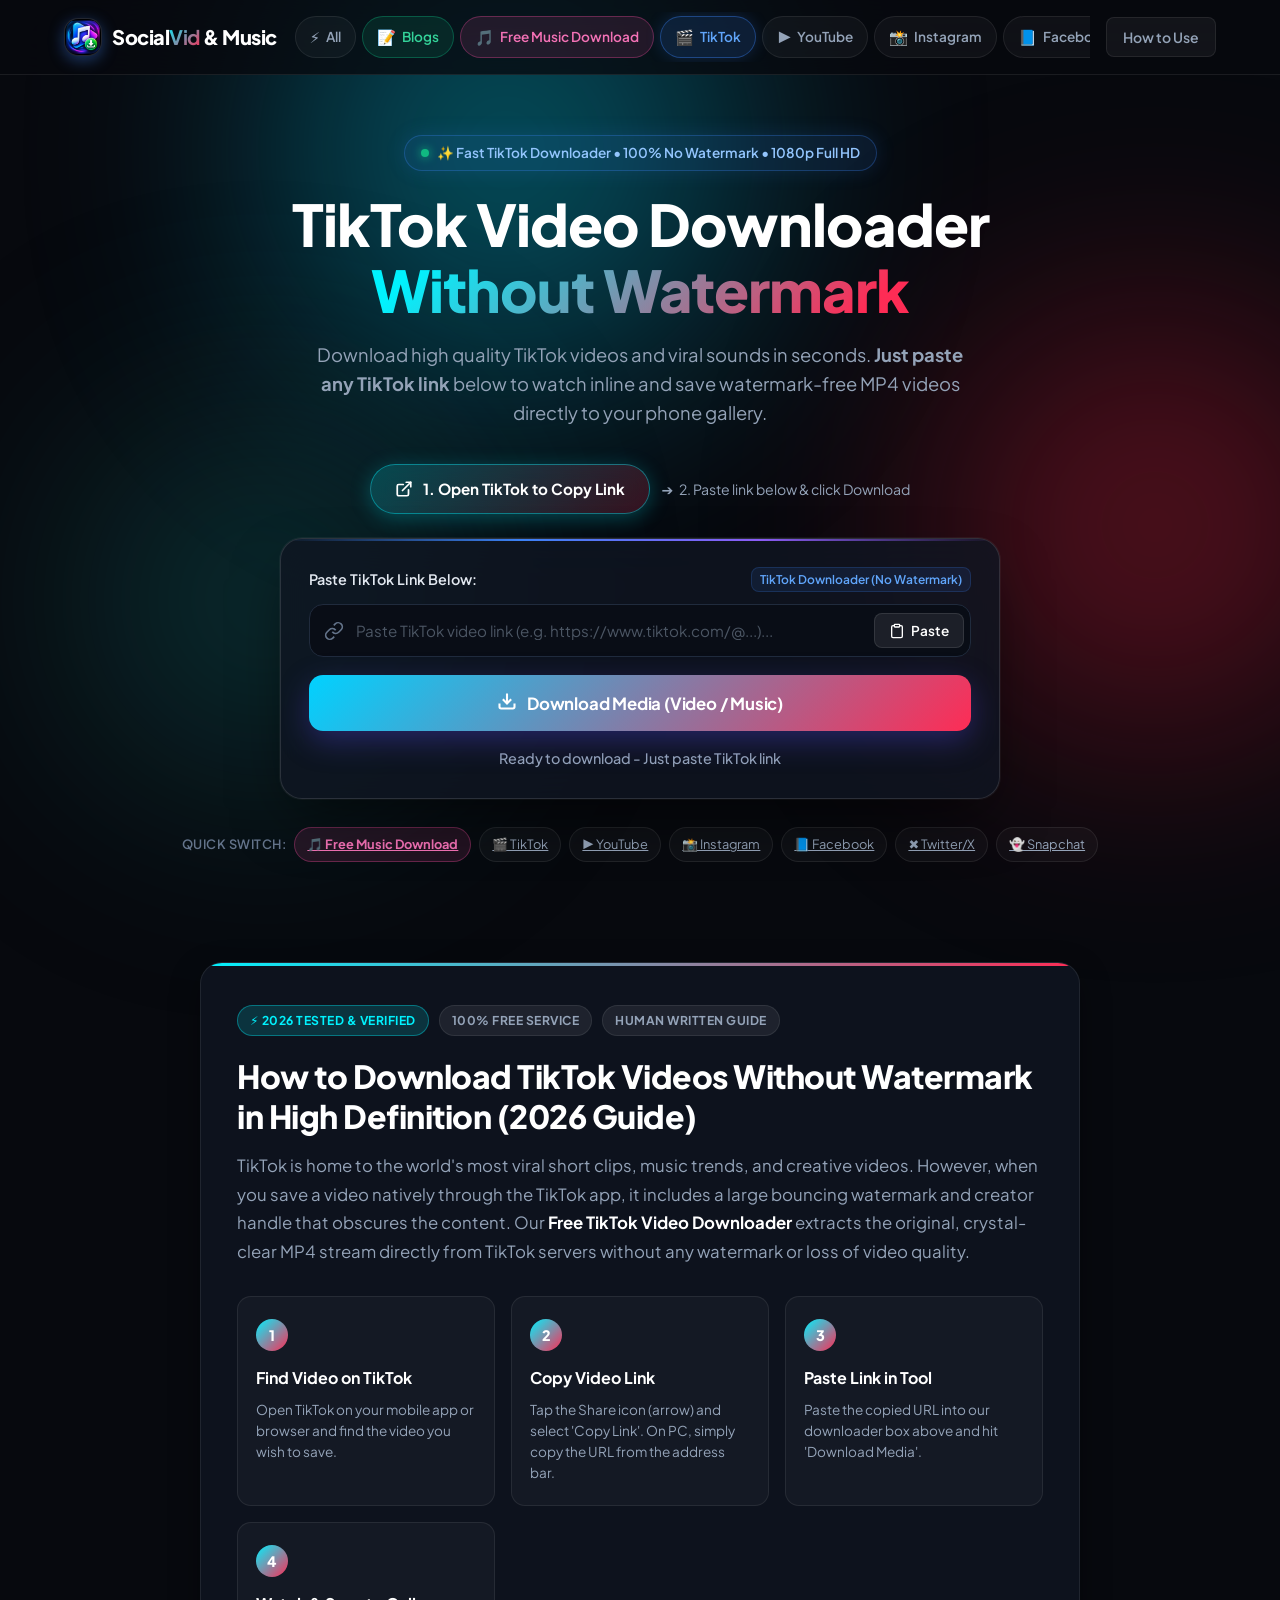
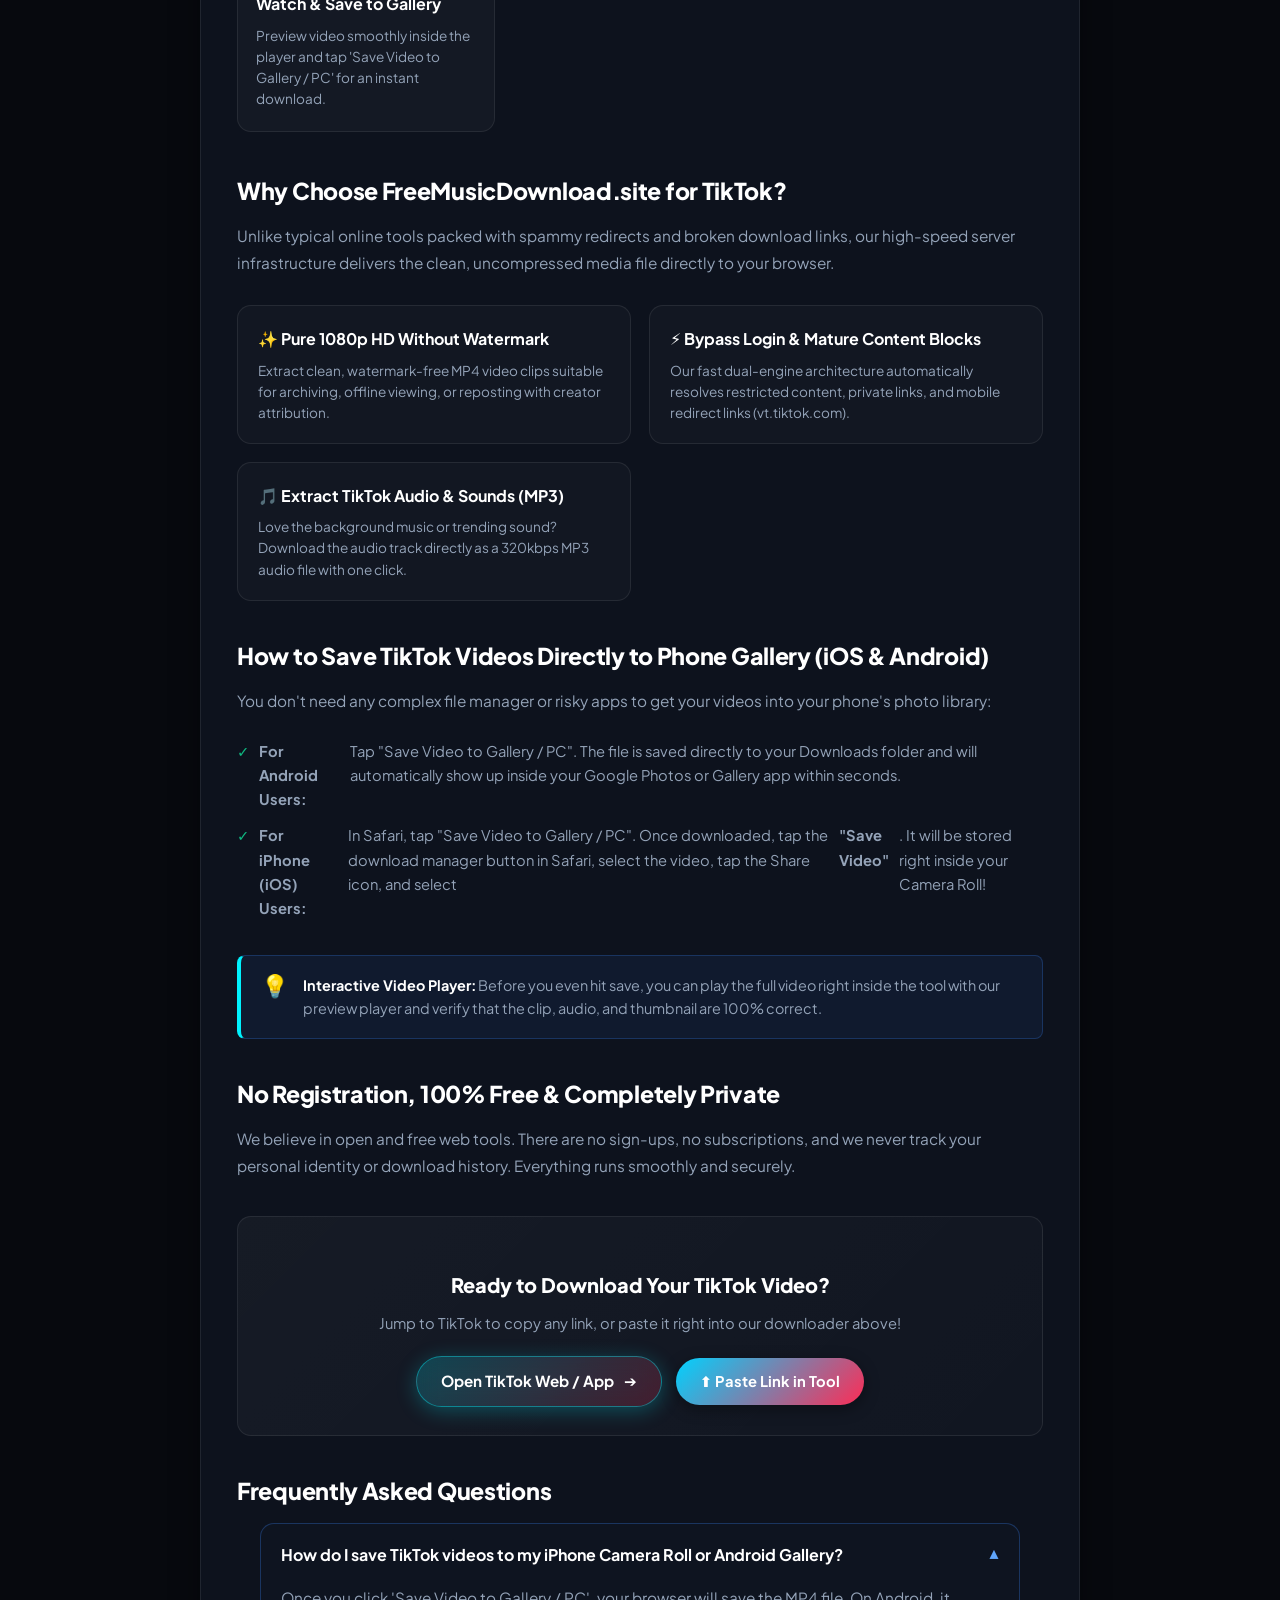
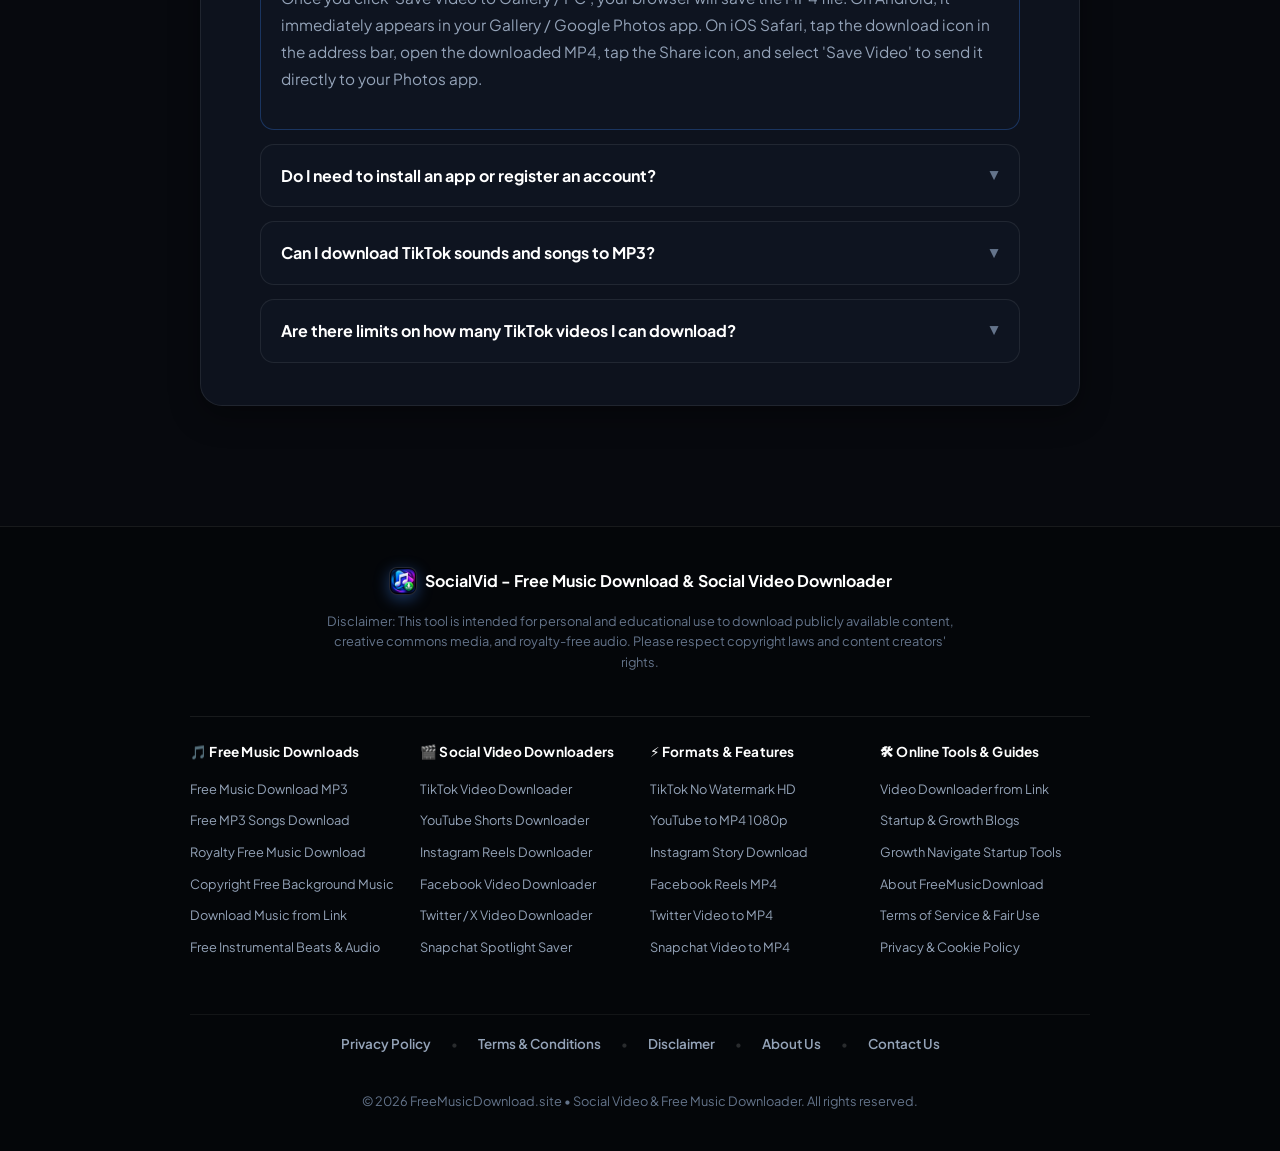
<file: tiktok.html>
<!DOCTYPE html>
<html lang="en">
<head>
  <meta charset="UTF-8">
  <meta name="viewport" content="width=device-width, initial-scale=1.0">
  <meta name="google-adsense-account" content="ca-pub-6684322530533110">
  <title>TikTok Video Downloader Without Watermark HD - FreeMusicDownload.site</title>
  
  <!-- Primary SEO Meta Tags -->
  <meta name="description" content="Download TikTok videos without watermark in HD 1080p MP4. Free TikTok video and MP3 audio downloader from link. Save TikTok videos directly to phone gallery or PC.">
  <meta name="keywords" content="tiktok downloader, tiktok video downloader, tiktok video download, download tiktok video, tiktok video download mp4, tiktok to mp4, tiktok downloader mp4, tiktok downloader hd, tiktok video downloader hd, tiktok video download hd, download tiktok videos hd, tiktok video downloader no watermark, tiktok downloader no watermark, tiktok mp4 downloader, save tiktok video, tiktok video saver, download tiktok video without watermark, tiktok mp3 download, tiktok sound downloader">
  <meta name="robots" content="index, follow">
  <meta name="author" content="FreeMusicDownload.site">
  <meta name="theme-color" content="#0b0f19">
  <link rel="canonical" href="https://freemusicdownload.site/tiktok.html">
  <!-- Favicon and App Icons (Google Search & Multi-device Optimized) -->
  <link rel="icon" type="image/x-icon" href="/favicon.ico">
  <link rel="icon" type="image/png" sizes="48x48" href="/images/favicon-48x48.png">
  <link rel="icon" type="image/png" sizes="96x96" href="/images/favicon-96x96.png">
  <link rel="icon" type="image/png" sizes="192x192" href="/images/icon-192.png">
  <link rel="shortcut icon" href="/favicon.ico">
  <link rel="apple-touch-icon" sizes="180x180" href="/images/apple-touch-icon.png">
  <link rel="manifest" href="/site.webmanifest">

  <!-- Open Graph / Facebook -->
  <meta property="og:type" content="website">
  <meta property="og:url" content="https://freemusicdownload.site/tiktok.html">
  <meta property="og:title" content="TikTok Video Downloader Without Watermark HD - FreeMusicDownload.site">
  <meta property="og:description" content="Download TikTok videos without watermark in HD 1080p MP4. Free TikTok video and MP3 audio downloader from link. Save TikTok videos directly to phone gallery or PC.">
  <meta property="og:site_name" content="FreeMusicDownload.site">

  <!-- Twitter / X -->
  <meta name="twitter:card" content="summary_large_image">
  <meta name="twitter:url" content="https://freemusicdownload.site/tiktok.html">
  <meta name="twitter:title" content="TikTok Video Downloader Without Watermark HD - FreeMusicDownload.site">
  <meta name="twitter:description" content="Download TikTok videos without watermark in HD 1080p MP4. Free TikTok video and MP3 audio downloader from link. Save TikTok videos directly to phone gallery or PC.">

  <!-- Google Fonts & Stylesheet -->
  <link rel="preconnect" href="https://fonts.googleapis.com">
  <link rel="preconnect" href="https://fonts.gstatic.com" crossorigin>
  <link href="https://fonts.googleapis.com/css2?family=Plus+Jakarta+Sans:wght@400;500;600;700;800&display=swap" rel="stylesheet">
  <link rel="stylesheet" href="style.css">

  <!-- Schema.org Structured Data (WebApplication + FAQPage) -->
  <script type="application/ld+json">
  {
    "@context": "https://schema.org",
    "@graph": [
      {
        "@type": "WebApplication",
        "name": "TikTok Video Downloader Without Watermark HD - FreeMusicDownload.site",
        "url": "https://freemusicdownload.site/tiktok.html",
        "description": "Download TikTok videos without watermark in HD 1080p MP4. Free TikTok video and MP3 audio downloader from link. Save TikTok videos directly to phone gallery or PC.",
        "applicationCategory": "MultimediaApplication",
        "operatingSystem": "All",
        "offers": {
          "@type": "Offer",
          "price": "0",
          "priceCurrency": "USD"
        }
      },
      {
        "@type": "FAQPage",
        "mainEntity": [
          {
            "@type": "Question",
            "name": "How do I save TikTok videos to my iPhone Camera Roll or Android Gallery?",
            "acceptedAnswer": {
              "@type": "Answer",
              "text": "Once you click 'Save Video to Gallery / PC', your browser will save the MP4 file. On Android, it immediately appears in your Gallery / Google Photos app. On iOS Safari, tap the download icon in the address bar, open the downloaded MP4, tap the Share icon, and select 'Save Video' to send it directly to your Photos app."
            }
          },
          {
            "@type": "Question",
            "name": "Do I need to install an app or register an account?",
            "acceptedAnswer": {
              "@type": "Answer",
              "text": "No! Our TikTok downloader is 100% web-based and completely free. You do not need to install third-party software, browser extensions, or create an account."
            }
          },
          {
            "@type": "Question",
            "name": "Can I download TikTok sounds and songs to MP3?",
            "acceptedAnswer": {
              "@type": "Answer",
              "text": "Yes! If the TikTok post has an associated audio track, an extra 'Download Audio / Song' button appears in the result box allowing you to save the high quality MP3 sound."
            }
          },
          {
            "@type": "Question",
            "name": "Are there limits on how many TikTok videos I can download?",
            "acceptedAnswer": {
              "@type": "Answer",
              "text": "No. You can download an unlimited number of TikTok clips and trending songs for free with zero daily caps or subscription requirements."
            }
          }
        ]
      }
    ]
  }
  </script>
  <meta property="og:image" content="https://freemusicdownload.site/images/app-icon.png">
  <meta name="twitter:image" content="https://freemusicdownload.site/images/app-icon.png">
</head>
<body class="theme-tiktok">

  <!-- Ambient Glowing Background Orbs -->
  <div class="glow-orb glow-1"></div>
  <div class="glow-orb glow-2"></div>
  <div class="glow-orb glow-3"></div>

  <!-- Top Glassmorphic Navbar -->
  <header class="navbar-wrapper">
    <nav class="navbar" aria-label="Main Navigation">
      <a href="index.html" class="nav-brand">
        <div class="brand-icon">
          <img src="images/app-icon.png" alt="FreeMusicDownload Logo" class="brand-logo-img">
        </div>
        <span class="brand-text">Social<strong>Vid</strong> & Music</span>
      </a>

      <!-- Platform Links in Navbar -->
      <div class="nav-platforms" id="navPlatforms">
        <a href="index.html" class="nav-platform-btn" data-platform="all" title="All Supported Platforms">
          <span class="platform-icon">⚡</span> All
        </a>
        <a href="blogs.html" class="nav-platform-btn" data-platform="blogs" title="Startup & Growth Blogs">
          <span class="platform-icon">📝</span> Blogs
        </a>
        <a href="index.html#home" class="nav-platform-btn highlight-music-btn" data-platform="music" title="Free Music Download - Just Paste Music Link">
          <span class="platform-icon">🎵</span> Free Music Download
        </a>
        <a href="tiktok.html" class="nav-platform-btn active" data-platform="tiktok" title="TikTok Video Downloader">
          <span class="platform-icon">🎬</span> TikTok
        </a>
        <a href="youtube.html" class="nav-platform-btn " data-platform="youtube" title="YouTube Shorts Downloader">
          <span class="platform-icon">▶️</span> YouTube
        </a>
        <a href="instagram.html" class="nav-platform-btn " data-platform="instagram" title="Instagram Reel Downloader">
          <span class="platform-icon">📸</span> Instagram
        </a>
        <a href="facebook.html" class="nav-platform-btn " data-platform="facebook" title="Facebook Video Downloader">
          <span class="platform-icon">📘</span> Facebook
        </a>
        <a href="twitter.html" class="nav-platform-btn " data-platform="twitter" title="Twitter / X Video Downloader">
          <span class="platform-icon">✖️</span> Twitter/X
        </a>
        <a href="snapchat.html" class="nav-platform-btn " data-platform="snapchat" title="Snapchat Video Saver">
          <span class="platform-icon">👻</span> Snapchat
        </a>
      </div>

      <a href="#guide" class="nav-guide-link">How to Use</a>

      <!-- Mobile Top-Right Features Button -->
      <button type="button" class="mobile-menu-toggle" id="mobileMenuToggle" aria-label="Open Features and Platforms Menu" aria-expanded="false" aria-controls="mobileDrawer">
        <span class="mobile-toggle-icon-wrap">
          <svg class="mobile-toggle-icon" viewBox="0 0 24 24" fill="none" stroke="currentColor" stroke-width="2.2" stroke-linecap="round" stroke-linejoin="round">
            <rect x="3" y="3" width="7" height="7" rx="2"></rect>
            <rect x="14" y="3" width="7" height="7" rx="2"></rect>
            <rect x="14" y="14" width="7" height="7" rx="2"></rect>
            <rect x="3" y="14" width="7" height="7" rx="2"></rect>
          </svg>
        </span>
        <span class="mobile-toggle-text">Features</span>
      </button>
    </nav>
  </header>

  <!-- Mobile Features Navigation Drawer -->
  <div class="mobile-drawer-backdrop" id="mobileDrawerBackdrop" aria-hidden="true"></div>
  <aside class="mobile-drawer" id="mobileDrawer" role="dialog" aria-modal="true" aria-label="Supported Features Menu" aria-hidden="true">
    <div class="mobile-drawer-header">
      <div class="mobile-drawer-title-wrap">
        <span class="mobile-drawer-sparkle">⚡</span>
        <div>
          <h2 class="mobile-drawer-title">Features & Platforms</h2>
          <p class="mobile-drawer-subtitle">Select any platform to download</p>
        </div>
      </div>
      <button type="button" class="mobile-drawer-close" id="mobileDrawerClose" aria-label="Close menu">
        <svg viewBox="0 0 24 24" width="20" height="20" fill="none" stroke="currentColor" stroke-width="2.5" stroke-linecap="round" stroke-linejoin="round">
          <line x1="18" y1="6" x2="6" y2="18"></line>
          <line x1="6" y1="6" x2="18" y2="18"></line>
        </svg>
      </button>
    </div>

    <div class="mobile-drawer-body">
      <div class="mobile-section-label">Supported Platforms</div>
      <div class="mobile-features-list">
        <a href="index.html" class="mobile-feature-item" data-platform="all">
          <span class="feature-item-icon">⚡</span>
          <div class="feature-item-content">
            <div class="feature-item-title">All Supported Media</div>
            <div class="feature-item-sub">Music, Songs, YouTube, TikTok & Reels</div>
          </div>
          <span class="feature-item-indicator">Select</span>
        </a>

        <a href="blogs.html" class="mobile-feature-item" data-platform="blogs">
          <span class="feature-item-icon">📝</span>
          <div class="feature-item-content">
            <div class="feature-item-title">Startup & Growth Blogs <span class="feature-badge-hot">NEW</span></div>
            <div class="feature-item-sub">Growth Navigate Startup Tools & Guides</div>
          </div>
          <span class="feature-item-indicator">Select</span>
        </a>

        <a href="index.html#home" class="mobile-feature-item highlight-music" data-platform="music">
          <span class="feature-item-icon">🎵</span>
          <div class="feature-item-content">
            <div class="feature-item-title">Free Music Download <span class="feature-badge-hot">HOT</span></div>
            <div class="feature-item-sub">MP3 Songs, Audio, Beats & Background Music</div>
          </div>
          <span class="feature-item-indicator">Select</span>
        </a>

        <a href="tiktok.html" class="mobile-feature-item active" data-platform="tiktok">
          <span class="feature-item-icon">🎬</span>
          <div class="feature-item-content">
            <div class="feature-item-title">TikTok Downloader</div>
            <div class="feature-item-sub">No watermark, HD MP4 video & audio</div>
          </div>
          <span class="feature-item-indicator">Active</span>
        </a>

        <a href="youtube.html" class="mobile-feature-item " data-platform="youtube">
          <span class="feature-item-icon">▶️</span>
          <div class="feature-item-content">
            <div class="feature-item-title">YouTube Shorts & Video</div>
            <div class="feature-item-sub">Shorts & full HD video downloader</div>
          </div>
          <span class="feature-item-indicator">Select</span>
        </a>

        <a href="instagram.html" class="mobile-feature-item " data-platform="instagram">
          <span class="feature-item-icon">📸</span>
          <div class="feature-item-content">
            <div class="feature-item-title">Instagram Reels & Story</div>
            <div class="feature-item-sub">Reels, stories, clips & post video</div>
          </div>
          <span class="feature-item-indicator">Select</span>
        </a>

        <a href="facebook.html" class="mobile-feature-item " data-platform="facebook">
          <span class="feature-item-icon">📘</span>
          <div class="feature-item-content">
            <div class="feature-item-title">Facebook Videos & Reels</div>
            <div class="feature-item-sub">Download public Facebook clips & reels</div>
          </div>
          <span class="feature-item-indicator">Select</span>
        </a>

        <a href="twitter.html" class="mobile-feature-item " data-platform="twitter">
          <span class="feature-item-icon">✖️</span>
          <div class="feature-item-content">
            <div class="feature-item-title">Twitter / X Downloader</div>
            <div class="feature-item-sub">Save videos & GIFs from Twitter/X</div>
          </div>
          <span class="feature-item-indicator">Select</span>
        </a>

        <a href="snapchat.html" class="mobile-feature-item " data-platform="snapchat">
          <span class="feature-item-icon">👻</span>
          <div class="feature-item-content">
            <div class="feature-item-title">Snapchat Spotlight</div>
            <div class="feature-item-sub">Spotlight clips & story downloads</div>
          </div>
          <span class="feature-item-indicator">Select</span>
        </a>
      </div>

      <div class="mobile-drawer-footer">
        <a href="#guide" class="mobile-drawer-link">
          <span>📖 How to Download</span>
          <span class="link-arrow">→</span>
        </a>
        <a href="#faq" class="mobile-drawer-link">
          <span>❓ Frequently Asked Questions</span>
          <span class="link-arrow">→</span>
        </a>
      </div>
    </div>
  </aside>

  <!-- Main Content -->
  <main class="main-container" id="home">

    <!-- Hero Section -->
    <section class="hero-section">
      <div class="hero-badge animate-badge">
        <span class="badge-dot"></span> ✨ Fast TikTok Downloader • 100% No Watermark • 1080p Full HD
      </div>
      
      <h1 class="hero-title">
        TikTok Video Downloader <span class="gradient-text">Without Watermark</span>
      </h1>
      
      <p class="hero-subtitle">
        Download high quality TikTok videos and viral sounds in seconds. <strong>Just paste any TikTok link</strong> below to watch inline and save watermark-free MP4 videos directly to your phone gallery.
      </p>

      <!-- Prominent Open Platform Button -->
      <div class="platform-open-banner">
        <a href="https://www.tiktok.com" target="_blank" rel="noopener noreferrer" class="btn-platform-open tiktok" title="Open TikTok in a new tab to copy link">
          <svg viewBox="0 0 24 24" fill="none" stroke="currentColor" stroke-width="2.3" stroke-linecap="round" stroke-linejoin="round">
            <path d="M18 13v6a2 2 0 0 1-2 2H5a2 2 0 0 1-2-2V8a2 2 0 0 1 2-2h6"></path>
            <polyline points="15 3 21 3 21 9"></polyline>
            <line x1="10" y1="14" x2="21" y2="3"></line>
          </svg>
          <span>1. Open TikTok to Copy Link</span>
        </a>
        <div class="platform-open-hint">
          <span>➔</span> <span>2. Paste link below & click Download</span>
        </div>
      </div>

      <!-- Downloader Tool Card -->
      <section class="downloader-card" aria-label="TikTok Downloader Tool">
        <label for="url" class="input-label">
          <span>Paste TikTok Link Below:</span>
          <span class="badge-support" id="activePlatformLabel">TikTok Supported</span>
        </label>
        
        <div class="input-group">
          <div class="input-icon">
            <svg viewBox="0 0 24 24" fill="none" stroke="currentColor" stroke-width="2">
              <path d="M10 13a5 5 0 0 0 7.54.54l3-3a5 5 0 0 0-7.07-7.07l-1.72 1.71"></path>
              <path d="M14 11a5 5 0 0 0-7.54-.54l-3 3a5 5 0 0 0 7.07 7.07l1.71-1.71"></path>
            </svg>
          </div>
          
          <input 
            id="url" 
            type="url" 
            placeholder="Paste TikTok video link (e.g. https://www.tiktok.com/@... or https://vt.tiktok.com/...)..." 
            autocomplete="off"
            spellcheck="false"
          >
          
          <button id="clearBtn" class="clear-btn hidden" type="button" title="Clear input">✕</button>
          
          <button id="pasteBtn" class="paste-btn" type="button" title="Paste from clipboard">
            <svg viewBox="0 0 24 24" fill="none" stroke="currentColor" stroke-width="2" width="16" height="16">
              <path d="M16 4h2a2 2 0 0 1 2 2v14a2 2 0 0 1-2 2H6a2 2 0 0 1-2-2V6a2 2 0 0 1 2-2h2"></path>
              <rect x="8" y="2" width="8" height="4" rx="1" ry="1"></rect>
            </svg>
            <span>Paste</span>
          </button>
        </div>

        <button id="downloadBtn" class="download-btn" type="button">
          <span class="btn-icon">
            <svg viewBox="0 0 24 24" fill="none" stroke="currentColor" stroke-width="2.5" width="20" height="20">
              <path d="M21 15v4a2 2 0 0 1-2 2H5a2 2 0 0 1-2-2v-4"></path>
              <polyline points="7 10 12 15 17 10"></polyline>
              <line x1="12" y1="15" x2="12" y2="3"></line>
            </svg>
          </span>
          <span class="btn-text">Download Media (Video / Music)</span>
        </button>

        <!-- Status & Animated Progress Bar -->
        <div id="status" class="status">Ready to download - Just paste TikTok link</div>
                <div id="progressWrap" class="progress-wrap hidden">
          <div class="progress-bar-container">
            <div id="progress" class="progress"></div>
          </div>
          <div class="progress-meta-row">
            <span class="progress-label">Downloading & Processing...</span>
            <span id="progressPercent" class="progress-percent">0%</span>
          </div>
        </div>

        <!-- Dynamic Result Card with Playable Player & Gallery Save Buttons -->
        <div id="result" class="result hidden"></div>
      </section>

      <!-- Quick Platform Pills -->
      <div class="supported-pills">
        <span class="pill-title">Quick Switch:</span>
        <a href="index.html" class="pill pill-music">🎵 Free Music Download</a>
        <a href="tiktok.html" class="pill">🎬 TikTok</a>
        <a href="youtube.html" class="pill">▶️ YouTube</a>
        <a href="instagram.html" class="pill">📸 Instagram</a>
        <a href="facebook.html" class="pill">📘 Facebook</a>
        <a href="twitter.html" class="pill">✖️ Twitter/X</a>
        <a href="snapchat.html" class="pill">👻 Snapchat</a>
      </div>
    </section>

    <!-- SEO Human-Written Blog Article & Detailed Tutorial -->
    <section class="seo-article-section" id="guide">
      <article class="article-card">
        <div class="article-badge-row">
          <span class="article-pill accent">⚡ 2026 Tested & Verified</span>
          <span class="article-pill">100% Free Service</span>
          <span class="article-pill">Human Written Guide</span>
        </div>

        <h2 class="article-main-title">How to Download TikTok Videos Without Watermark in High Definition (2026 Guide)</h2>
        
        <p class="article-lead">
          TikTok is home to the world's most viral short clips, music trends, and creative videos. However, when you save a video natively through the TikTok app, it includes a large bouncing watermark and creator handle that obscures the content. Our <strong>Free TikTok Video Downloader</strong> extracts the original, crystal-clear MP4 stream directly from TikTok servers without any watermark or loss of video quality.
        </p>

        <!-- 4-Step Visual Flow Grid -->
        <div class="guide-flow-grid">
          <div class="guide-flow-card">
            <div class="flow-step-number">1</div>
            <h4>Find Video on TikTok</h4>
            <p>Open TikTok on your mobile app or browser and find the video you wish to save.</p>
          </div>

          <div class="guide-flow-card">
            <div class="flow-step-number">2</div>
            <h4>Copy Video Link</h4>
            <p>Tap the Share icon (arrow) and select 'Copy Link'. On PC, simply copy the URL from the address bar.</p>
          </div>

          <div class="guide-flow-card">
            <div class="flow-step-number">3</div>
            <h4>Paste Link in Tool</h4>
            <p>Paste the copied URL into our downloader box above and hit 'Download Media'.</p>
          </div>

          <div class="guide-flow-card">
            <div class="flow-step-number">4</div>
            <h4>Watch & Save to Gallery</h4>
            <p>Preview video smoothly inside the player and tap 'Save Video to Gallery / PC' for an instant download.</p>
          </div>
        </div>

        <!-- Article Prose Content -->
        <div class="article-body">
          <h2>Why Choose FreeMusicDownload.site for TikTok?</h2>
          <p>
            Unlike typical online tools packed with spammy redirects and broken download links, our high-speed server infrastructure delivers the clean, uncompressed media file directly to your browser.
          </p>

          <div class="matrix-grid">
            <div class="matrix-item">
              <h4>✨ Pure 1080p HD Without Watermark</h4>
              <p>Extract clean, watermark-free MP4 video clips suitable for archiving, offline viewing, or reposting with creator attribution.</p>
            </div>
            <div class="matrix-item">
              <h4>⚡ Bypass Login & Mature Content Blocks</h4>
              <p>Our fast dual-engine architecture automatically resolves restricted content, private links, and mobile redirect links (vt.tiktok.com).</p>
            </div>
            <div class="matrix-item">
              <h4>🎵 Extract TikTok Audio & Sounds (MP3)</h4>
              <p>Love the background music or trending sound? Download the audio track directly as a 320kbps MP3 audio file with one click.</p>
            </div>
          </div>

          <h2>How to Save TikTok Videos Directly to Phone Gallery (iOS & Android)</h2>
          <p>
            You don't need any complex file manager or risky apps to get your videos into your phone's photo library:
          </p>
          <ul>
            <li><strong>For Android Users:</strong> Tap "Save Video to Gallery / PC". The file is saved directly to your Downloads folder and will automatically show up inside your Google Photos or Gallery app within seconds.</li>
            <li><strong>For iPhone (iOS) Users:</strong> In Safari, tap "Save Video to Gallery / PC". Once downloaded, tap the download manager button in Safari, select the video, tap the Share icon, and select <strong>"Save Video"</strong>. It will be stored right inside your Camera Roll!</li>
          </ul>

          <!-- Tip Box -->
          <div class="article-tip-box">
            <div class="tip-box-icon">💡</div>
            <div class="tip-box-text">
              <strong>Interactive Video Player:</strong> Before you even hit save, you can play the full video right inside the tool with our preview player and verify that the clip, audio, and thumbnail are 100% correct.
            </div>
          </div>

          <h2>No Registration, 100% Free & Completely Private</h2>
          <p>
            We believe in open and free web tools. There are no sign-ups, no subscriptions, and we never track your personal identity or download history. Everything runs smoothly and securely.
          </p>

          <!-- In-Article Call to Action -->
          <div class="article-cta-box">
            <h3>Ready to Download Your TikTok Video?</h3>
            <p>Jump to TikTok to copy any link, or paste it right into our downloader above!</p>
            <div class="article-cta-actions">
              <a href="https://www.tiktok.com" target="_blank" rel="noopener noreferrer" class="btn-platform-open tiktok">
                <span>Open TikTok Web / App</span> ➔
              </a>
              <a href="#home" class="btn-jump-tool">
                <span>⬆ Paste Link in Tool</span>
              </a>
            </div>
          </div>

          <!-- FAQ Accordion -->
          <h2 id="faq">Frequently Asked Questions</h2>
          
          <div class="faq-container">
            <details class="faq-item" open>
              <summary class="faq-question">
                <span>How do I save TikTok videos to my iPhone Camera Roll or Android Gallery?</span>
                <span class="faq-arrow">▼</span>
              </summary>
              <div class="faq-answer">
                <p>Once you click 'Save Video to Gallery / PC', your browser will save the MP4 file. On Android, it immediately appears in your Gallery / Google Photos app. On iOS Safari, tap the download icon in the address bar, open the downloaded MP4, tap the Share icon, and select 'Save Video' to send it directly to your Photos app.</p>
              </div>
            </details>

            <details class="faq-item">
              <summary class="faq-question">
                <span>Do I need to install an app or register an account?</span>
                <span class="faq-arrow">▼</span>
              </summary>
              <div class="faq-answer">
                <p>No! Our TikTok downloader is 100% web-based and completely free. You do not need to install third-party software, browser extensions, or create an account.</p>
              </div>
            </details>

            <details class="faq-item">
              <summary class="faq-question">
                <span>Can I download TikTok sounds and songs to MP3?</span>
                <span class="faq-arrow">▼</span>
              </summary>
              <div class="faq-answer">
                <p>Yes! If the TikTok post has an associated audio track, an extra 'Download Audio / Song' button appears in the result box allowing you to save the high quality MP3 sound.</p>
              </div>
            </details>

            <details class="faq-item">
              <summary class="faq-question">
                <span>Are there limits on how many TikTok videos I can download?</span>
                <span class="faq-arrow">▼</span>
              </summary>
              <div class="faq-answer">
                <p>No. You can download an unlimited number of TikTok clips and trending songs for free with zero daily caps or subscription requirements.</p>
              </div>
            </details>
          </div>
        </div>
      </article>
    </section>

  </main>

    <!-- Footer -->
  <footer class="site-footer">
    <div class="footer-content">
      <div class="footer-brand">
        <div class="brand-icon small">
          <img src="images/app-icon.png" alt="FreeMusicDownload Logo" class="brand-logo-img">
        </div>
        <span>SocialVid - Free Music Download & Social Video Downloader</span>
      </div>
      
      <p class="footer-disclaimer">
        Disclaimer: This tool is intended for personal and educational use to download publicly available content, creative commons media, and royalty-free audio. Please respect copyright laws and content creators' rights.
      </p>

      <!-- Multi-Column Keywords Grid with Active Internal Linking -->
      <div class="footer-keywords-section">
        <div class="footer-grid">
          <div class="footer-col">
            <div class="footer-col-title">🎵 Free Music Downloads</div>
            <ul class="footer-links-list">
              <li><a href="index.html" class="footer-keyword-link">Free Music Download MP3</a></li>
              <li><a href="index.html#home" class="footer-keyword-link">Free MP3 Songs Download</a></li>
              <li><a href="index.html#home" class="footer-keyword-link">Royalty Free Music Download</a></li>
              <li><a href="index.html#home" class="footer-keyword-link">Copyright Free Background Music</a></li>
              <li><a href="index.html#home" class="footer-keyword-link">Download Music from Link</a></li>
              <li><a href="index.html#home" class="footer-keyword-link">Free Instrumental Beats & Audio</a></li>
            </ul>
          </div>

          <div class="footer-col">
            <div class="footer-col-title">🎬 Social Video Downloaders</div>
            <ul class="footer-links-list">
              <li><a href="tiktok.html" class="footer-keyword-link">TikTok Video Downloader</a></li>
              <li><a href="youtube.html" class="footer-keyword-link">YouTube Shorts Downloader</a></li>
              <li><a href="instagram.html" class="footer-keyword-link">Instagram Reels Downloader</a></li>
              <li><a href="facebook.html" class="footer-keyword-link">Facebook Video Downloader</a></li>
              <li><a href="twitter.html" class="footer-keyword-link">Twitter / X Video Downloader</a></li>
              <li><a href="snapchat.html" class="footer-keyword-link">Snapchat Spotlight Saver</a></li>
            </ul>
          </div>

          <div class="footer-col">
            <div class="footer-col-title">⚡ Formats & Features</div>
            <ul class="footer-links-list">
              <li><a href="tiktok.html" class="footer-keyword-link">TikTok No Watermark HD</a></li>
              <li><a href="youtube.html" class="footer-keyword-link">YouTube to MP4 1080p</a></li>
              <li><a href="instagram.html" class="footer-keyword-link">Instagram Story Download</a></li>
              <li><a href="facebook.html" class="footer-keyword-link">Facebook Reels MP4</a></li>
              <li><a href="twitter.html" class="footer-keyword-link">Twitter Video to MP4</a></li>
              <li><a href="snapchat.html" class="footer-keyword-link">Snapchat Video to MP4</a></li>
            </ul>
          </div>

                    <div class="footer-col">
            <div class="footer-col-title">🛠 Online Tools & Guides</div>
            <ul class="footer-links-list">
              <li><a href="index.html#how-it-works" class="footer-keyword-link">Video Downloader from Link</a></li>
              <li><a href="blogs.html" class="footer-keyword-link">Startup & Growth Blogs</a></li>
              <li><a href="growth-navigate-startup-tools.html" class="footer-keyword-link">Growth Navigate Startup Tools</a></li>
              <li><a href="about-us.html" class="footer-keyword-link">About FreeMusicDownload</a></li>
              <li><a href="terms-conditions.html" class="footer-keyword-link">Terms of Service & Fair Use</a></li>
              <li><a href="privacy-policy.html" class="footer-keyword-link">Privacy & Cookie Policy</a></li>
            </ul>
          </div>
        </div>
      </div>

      <!-- Bottom 5-Word Legal & Info Navigation Row -->
      <div class="footer-legal-row">
        <a href="privacy-policy.html" class="footer-legal-link">Privacy Policy</a>
        <span class="footer-legal-divider">•</span>
        <a href="terms-conditions.html" class="footer-legal-link">Terms & Conditions</a>
        <span class="footer-legal-divider">•</span>
        <a href="disclaimer.html" class="footer-legal-link">Disclaimer</a>
        <span class="footer-legal-divider">•</span>
        <a href="about-us.html" class="footer-legal-link">About Us</a>
        <span class="footer-legal-divider">•</span>
        <a href="contact.html" class="footer-legal-link">Contact Us</a>
      </div>
      
      <div class="footer-copy">
        © 2026 FreeMusicDownload.site • Social Video & Free Music Downloader. All rights reserved.
      </div>
    </div>
  </footer>

  <script src="app.js"></script>
</body>
</html>
</file>
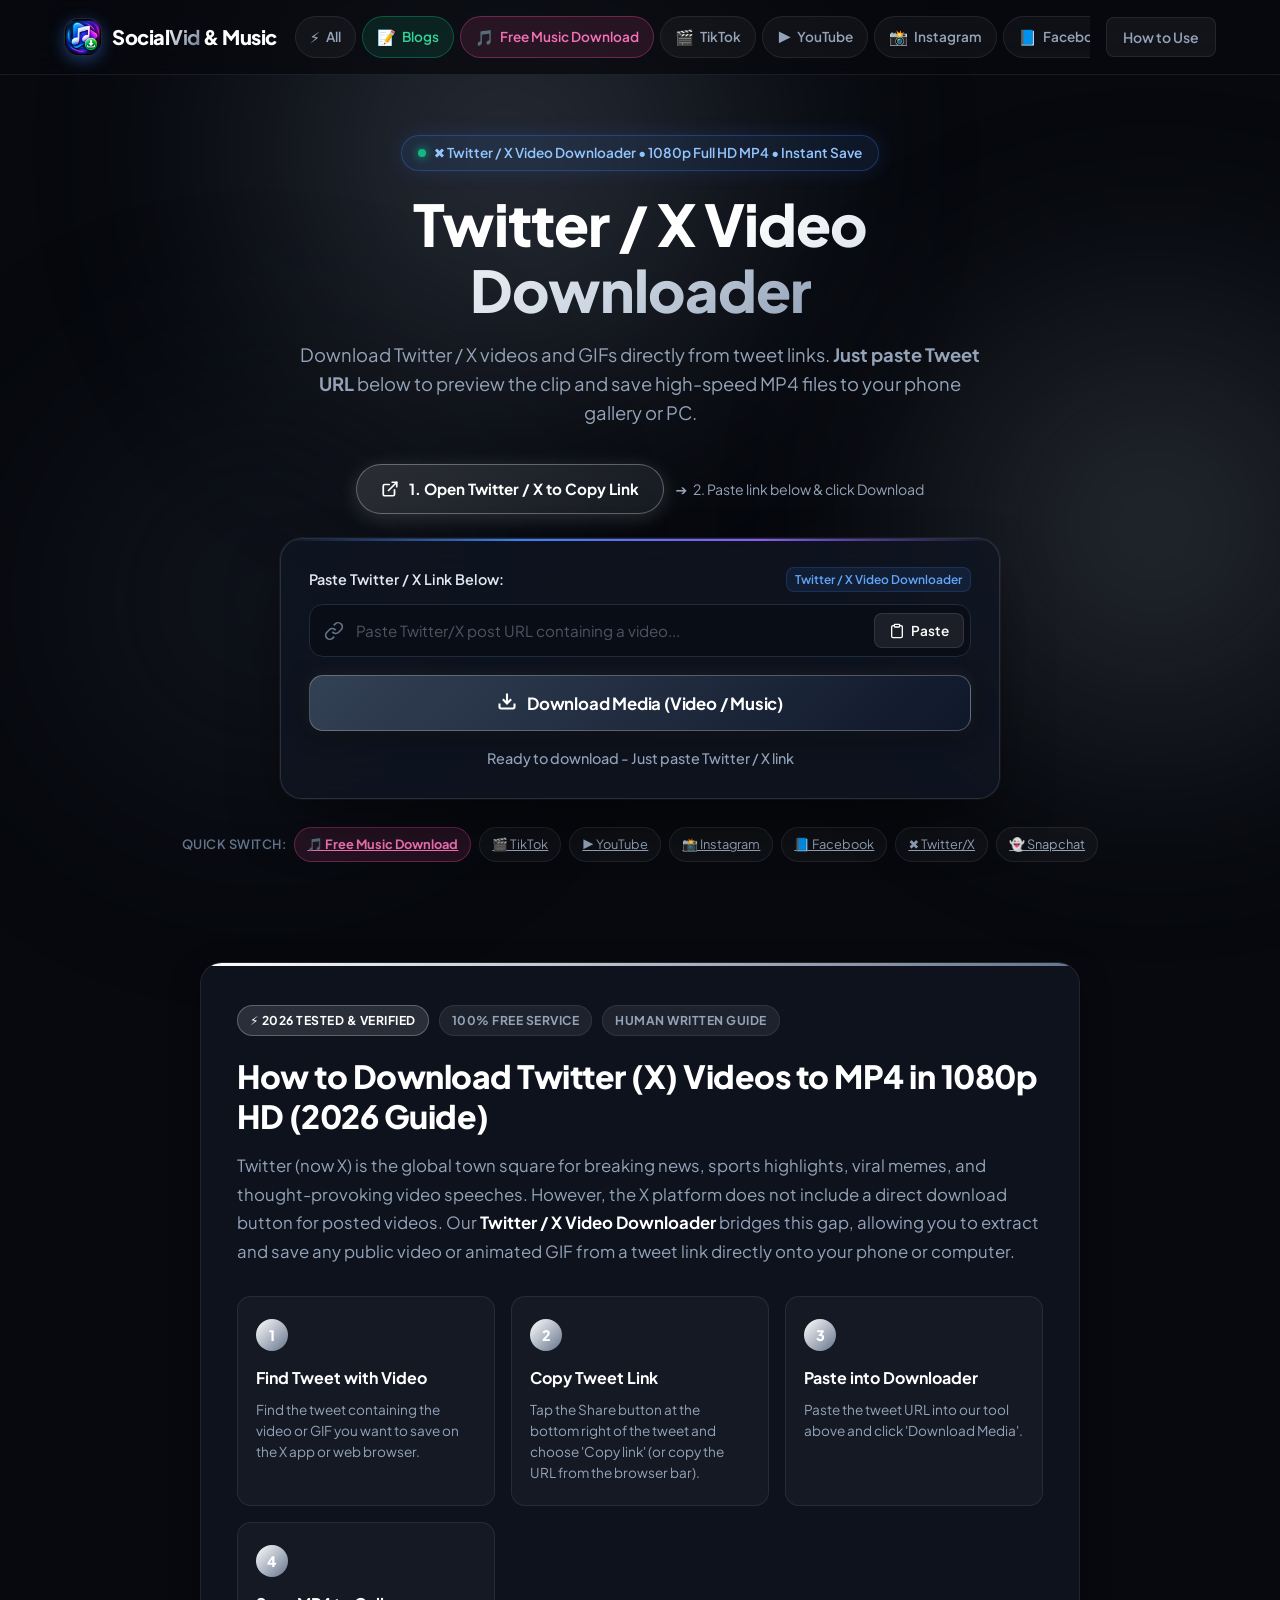
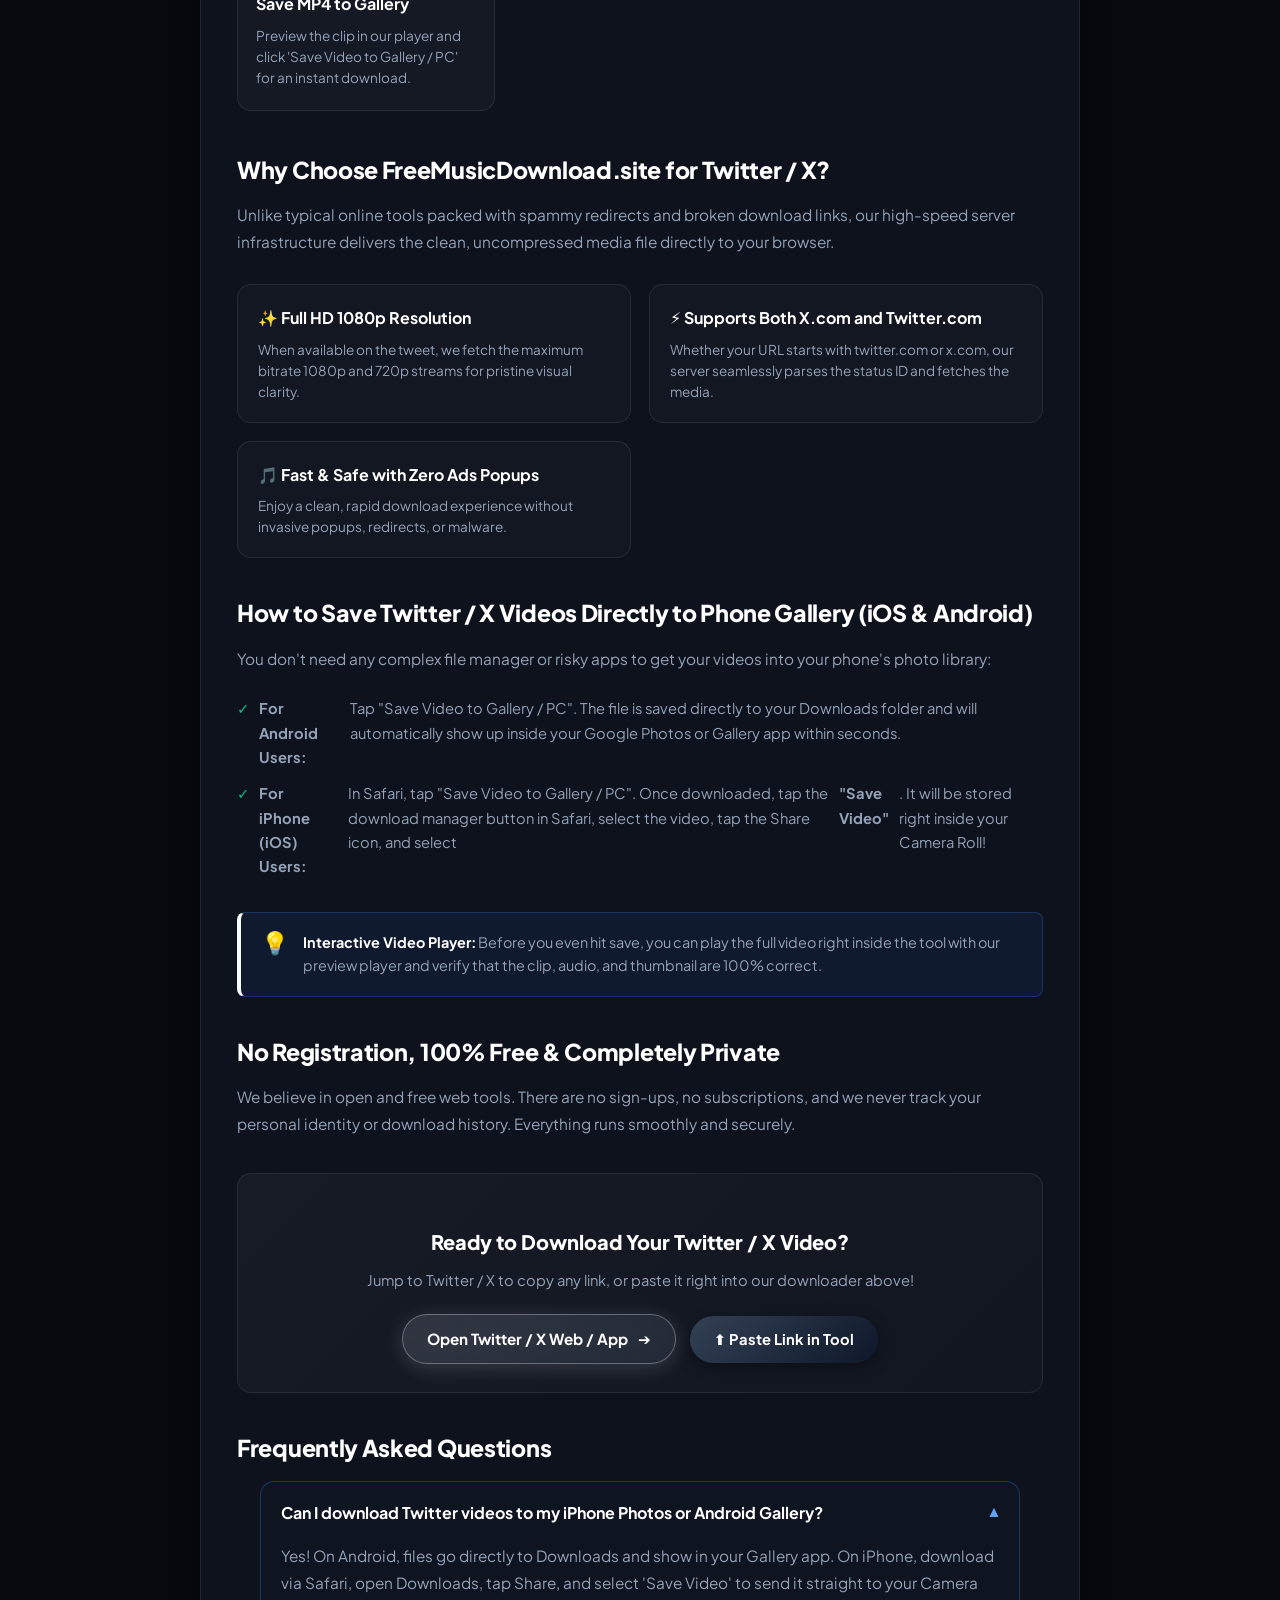
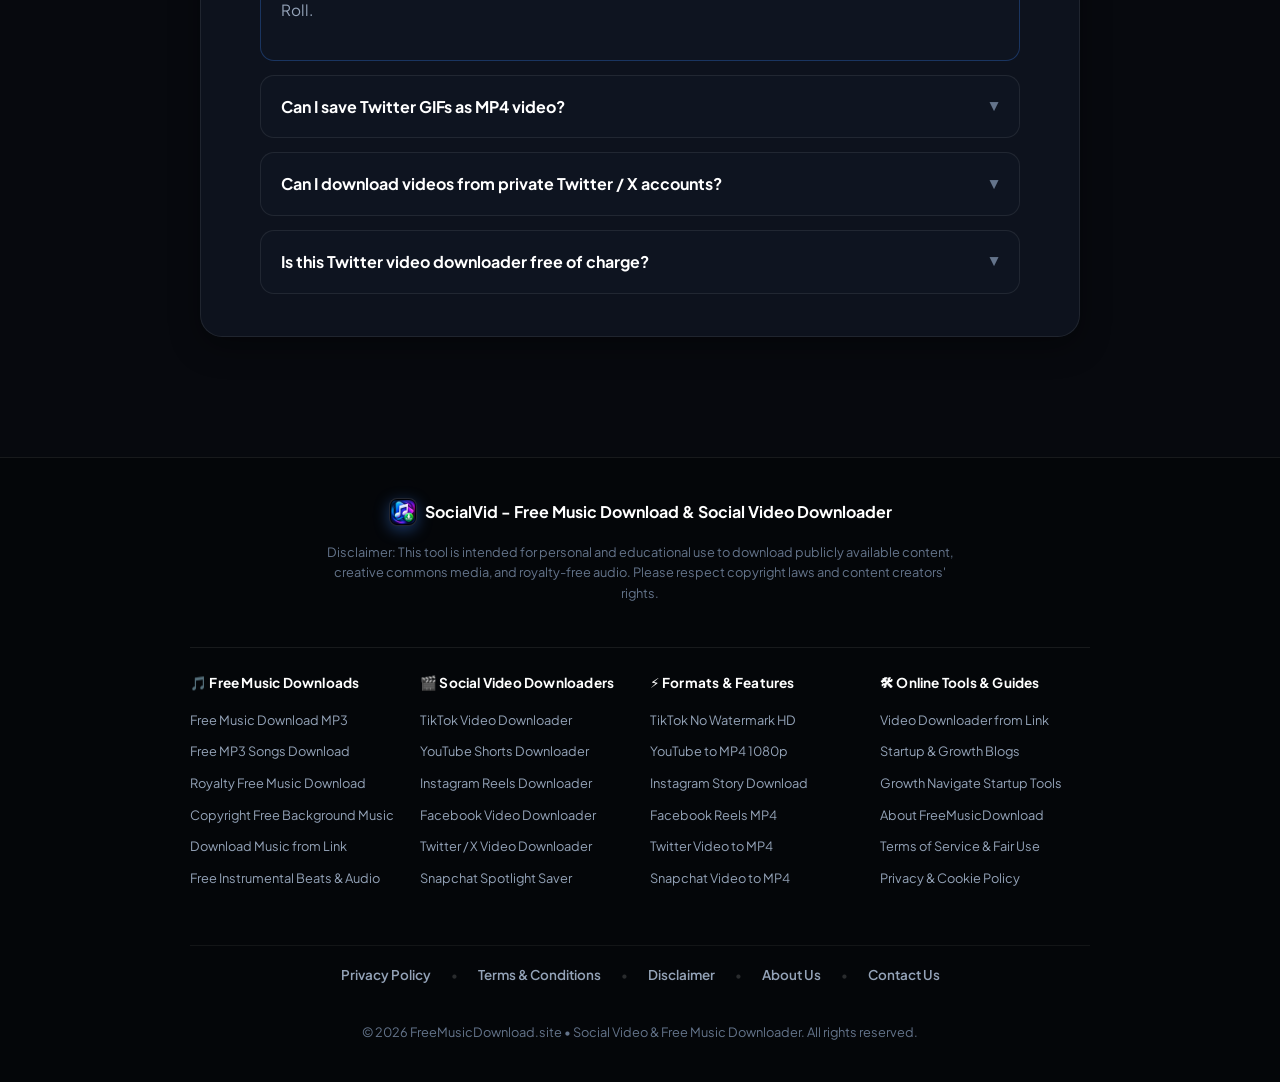
<file: twitter.html>
<!DOCTYPE html>
<html lang="en">
<head>
  <meta charset="UTF-8">
  <meta name="viewport" content="width=device-width, initial-scale=1.0">
  <meta name="google-adsense-account" content="ca-pub-6684322530533110">
  <title>Twitter / X Video Downloader from Tweet Link - FreeMusicDownload.site</title>
  
  <!-- Primary SEO Meta Tags -->
  <meta name="description" content="Download Twitter videos and X clips from tweet link in 1080p MP4. Free online Twitter/X video downloader and GIF saver for mobile and desktop.">
  <meta name="keywords" content="twitter video downloader, twitter video downloader online, twitter video download, download twitter video, twitter video downloader mp4, twitter video to mp4, twitter downloader mp4, x video downloader, x video downloader online, download x video, save twitter video, tweet video downloader, download video from twitter link">
  <meta name="robots" content="index, follow">
  <meta name="author" content="FreeMusicDownload.site">
  <meta name="theme-color" content="#0b0f19">
  <link rel="canonical" href="https://freemusicdownload.site/twitter.html">
  <!-- Favicon and App Icons (Google Search & Multi-device Optimized) -->
  <link rel="icon" type="image/x-icon" href="/favicon.ico">
  <link rel="icon" type="image/png" sizes="48x48" href="/images/favicon-48x48.png">
  <link rel="icon" type="image/png" sizes="96x96" href="/images/favicon-96x96.png">
  <link rel="icon" type="image/png" sizes="192x192" href="/images/icon-192.png">
  <link rel="shortcut icon" href="/favicon.ico">
  <link rel="apple-touch-icon" sizes="180x180" href="/images/apple-touch-icon.png">
  <link rel="manifest" href="/site.webmanifest">

  <!-- Open Graph / Facebook -->
  <meta property="og:type" content="website">
  <meta property="og:url" content="https://freemusicdownload.site/twitter.html">
  <meta property="og:title" content="Twitter / X Video Downloader from Tweet Link - FreeMusicDownload.site">
  <meta property="og:description" content="Download Twitter videos and X clips from tweet link in 1080p MP4. Free online Twitter/X video downloader and GIF saver for mobile and desktop.">
  <meta property="og:site_name" content="FreeMusicDownload.site">

  <!-- Twitter / X -->
  <meta name="twitter:card" content="summary_large_image">
  <meta name="twitter:url" content="https://freemusicdownload.site/twitter.html">
  <meta name="twitter:title" content="Twitter / X Video Downloader from Tweet Link - FreeMusicDownload.site">
  <meta name="twitter:description" content="Download Twitter videos and X clips from tweet link in 1080p MP4. Free online Twitter/X video downloader and GIF saver for mobile and desktop.">

  <!-- Google Fonts & Stylesheet -->
  <link rel="preconnect" href="https://fonts.googleapis.com">
  <link rel="preconnect" href="https://fonts.gstatic.com" crossorigin>
  <link href="https://fonts.googleapis.com/css2?family=Plus+Jakarta+Sans:wght@400;500;600;700;800&display=swap" rel="stylesheet">
  <link rel="stylesheet" href="style.css">

  <!-- Schema.org Structured Data (WebApplication + FAQPage) -->
  <script type="application/ld+json">
  {
    "@context": "https://schema.org",
    "@graph": [
      {
        "@type": "WebApplication",
        "name": "Twitter / X Video Downloader from Tweet Link - FreeMusicDownload.site",
        "url": "https://freemusicdownload.site/twitter.html",
        "description": "Download Twitter videos and X clips from tweet link in 1080p MP4. Free online Twitter/X video downloader and GIF saver for mobile and desktop.",
        "applicationCategory": "MultimediaApplication",
        "operatingSystem": "All",
        "offers": {
          "@type": "Offer",
          "price": "0",
          "priceCurrency": "USD"
        }
      },
      {
        "@type": "FAQPage",
        "mainEntity": [
          {
            "@type": "Question",
            "name": "Can I download Twitter videos to my iPhone Photos or Android Gallery?",
            "acceptedAnswer": {
              "@type": "Answer",
              "text": "Yes! On Android, files go directly to Downloads and show in your Gallery app. On iPhone, download via Safari, open Downloads, tap Share, and select 'Save Video' to send it straight to your Camera Roll."
            }
          },
          {
            "@type": "Question",
            "name": "Can I save Twitter GIFs as MP4 video?",
            "acceptedAnswer": {
              "@type": "Answer",
              "text": "Yes! Twitter stores GIFs internally as looped MP4 video files. Our downloader saves them as smooth, lightweight MP4 videos."
            }
          },
          {
            "@type": "Question",
            "name": "Can I download videos from private Twitter / X accounts?",
            "acceptedAnswer": {
              "@type": "Answer",
              "text": "No. Videos from protected/private tweets cannot be downloaded because they are restricted to approved followers only."
            }
          },
          {
            "@type": "Question",
            "name": "Is this Twitter video downloader free of charge?",
            "acceptedAnswer": {
              "@type": "Answer",
              "text": "Yes! FreeMusicDownload.site offers completely free, unlimited video downloads from Twitter/X without any subscription."
            }
          }
        ]
      }
    ]
  }
  </script>
  <meta property="og:image" content="https://freemusicdownload.site/images/app-icon.png">
  <meta name="twitter:image" content="https://freemusicdownload.site/images/app-icon.png">
</head>
<body class="theme-twitter">

  <!-- Ambient Glowing Background Orbs -->
  <div class="glow-orb glow-1"></div>
  <div class="glow-orb glow-2"></div>
  <div class="glow-orb glow-3"></div>

  <!-- Top Glassmorphic Navbar -->
  <header class="navbar-wrapper">
    <nav class="navbar" aria-label="Main Navigation">
      <a href="index.html" class="nav-brand">
        <div class="brand-icon">
          <img src="images/app-icon.png" alt="FreeMusicDownload Logo" class="brand-logo-img">
        </div>
        <span class="brand-text">Social<strong>Vid</strong> & Music</span>
      </a>

      <!-- Platform Links in Navbar -->
      <div class="nav-platforms" id="navPlatforms">
        <a href="index.html" class="nav-platform-btn" data-platform="all" title="All Supported Platforms">
          <span class="platform-icon">⚡</span> All
        </a>
        <a href="blogs.html" class="nav-platform-btn" data-platform="blogs" title="Startup & Growth Blogs">
          <span class="platform-icon">📝</span> Blogs
        </a>
        <a href="index.html#home" class="nav-platform-btn highlight-music-btn" data-platform="music" title="Free Music Download - Just Paste Music Link">
          <span class="platform-icon">🎵</span> Free Music Download
        </a>
        <a href="tiktok.html" class="nav-platform-btn " data-platform="tiktok" title="TikTok Video Downloader">
          <span class="platform-icon">🎬</span> TikTok
        </a>
        <a href="youtube.html" class="nav-platform-btn " data-platform="youtube" title="YouTube Shorts Downloader">
          <span class="platform-icon">▶️</span> YouTube
        </a>
        <a href="instagram.html" class="nav-platform-btn " data-platform="instagram" title="Instagram Reel Downloader">
          <span class="platform-icon">📸</span> Instagram
        </a>
        <a href="facebook.html" class="nav-platform-btn " data-platform="facebook" title="Facebook Video Downloader">
          <span class="platform-icon">📘</span> Facebook
        </a>
        <a href="twitter.html" class="nav-platform-btn active" data-platform="twitter" title="Twitter / X Video Downloader">
          <span class="platform-icon">✖️</span> Twitter/X
        </a>
        <a href="snapchat.html" class="nav-platform-btn " data-platform="snapchat" title="Snapchat Video Saver">
          <span class="platform-icon">👻</span> Snapchat
        </a>
      </div>

      <a href="#guide" class="nav-guide-link">How to Use</a>

      <!-- Mobile Top-Right Features Button -->
      <button type="button" class="mobile-menu-toggle" id="mobileMenuToggle" aria-label="Open Features and Platforms Menu" aria-expanded="false" aria-controls="mobileDrawer">
        <span class="mobile-toggle-icon-wrap">
          <svg class="mobile-toggle-icon" viewBox="0 0 24 24" fill="none" stroke="currentColor" stroke-width="2.2" stroke-linecap="round" stroke-linejoin="round">
            <rect x="3" y="3" width="7" height="7" rx="2"></rect>
            <rect x="14" y="3" width="7" height="7" rx="2"></rect>
            <rect x="14" y="14" width="7" height="7" rx="2"></rect>
            <rect x="3" y="14" width="7" height="7" rx="2"></rect>
          </svg>
        </span>
        <span class="mobile-toggle-text">Features</span>
      </button>
    </nav>
  </header>

  <!-- Mobile Features Navigation Drawer -->
  <div class="mobile-drawer-backdrop" id="mobileDrawerBackdrop" aria-hidden="true"></div>
  <aside class="mobile-drawer" id="mobileDrawer" role="dialog" aria-modal="true" aria-label="Supported Features Menu" aria-hidden="true">
    <div class="mobile-drawer-header">
      <div class="mobile-drawer-title-wrap">
        <span class="mobile-drawer-sparkle">⚡</span>
        <div>
          <h2 class="mobile-drawer-title">Features & Platforms</h2>
          <p class="mobile-drawer-subtitle">Select any platform to download</p>
        </div>
      </div>
      <button type="button" class="mobile-drawer-close" id="mobileDrawerClose" aria-label="Close menu">
        <svg viewBox="0 0 24 24" width="20" height="20" fill="none" stroke="currentColor" stroke-width="2.5" stroke-linecap="round" stroke-linejoin="round">
          <line x1="18" y1="6" x2="6" y2="18"></line>
          <line x1="6" y1="6" x2="18" y2="18"></line>
        </svg>
      </button>
    </div>

    <div class="mobile-drawer-body">
      <div class="mobile-section-label">Supported Platforms</div>
      <div class="mobile-features-list">
        <a href="index.html" class="mobile-feature-item" data-platform="all">
          <span class="feature-item-icon">⚡</span>
          <div class="feature-item-content">
            <div class="feature-item-title">All Supported Media</div>
            <div class="feature-item-sub">Music, Songs, YouTube, TikTok & Reels</div>
          </div>
          <span class="feature-item-indicator">Select</span>
        </a>

        <a href="blogs.html" class="mobile-feature-item" data-platform="blogs">
          <span class="feature-item-icon">📝</span>
          <div class="feature-item-content">
            <div class="feature-item-title">Startup & Growth Blogs <span class="feature-badge-hot">NEW</span></div>
            <div class="feature-item-sub">Growth Navigate Startup Tools & Guides</div>
          </div>
          <span class="feature-item-indicator">Select</span>
        </a>

        <a href="index.html#home" class="mobile-feature-item highlight-music" data-platform="music">
          <span class="feature-item-icon">🎵</span>
          <div class="feature-item-content">
            <div class="feature-item-title">Free Music Download <span class="feature-badge-hot">HOT</span></div>
            <div class="feature-item-sub">MP3 Songs, Audio, Beats & Background Music</div>
          </div>
          <span class="feature-item-indicator">Select</span>
        </a>

        <a href="tiktok.html" class="mobile-feature-item " data-platform="tiktok">
          <span class="feature-item-icon">🎬</span>
          <div class="feature-item-content">
            <div class="feature-item-title">TikTok Downloader</div>
            <div class="feature-item-sub">No watermark, HD MP4 video & audio</div>
          </div>
          <span class="feature-item-indicator">Select</span>
        </a>

        <a href="youtube.html" class="mobile-feature-item " data-platform="youtube">
          <span class="feature-item-icon">▶️</span>
          <div class="feature-item-content">
            <div class="feature-item-title">YouTube Shorts & Video</div>
            <div class="feature-item-sub">Shorts & full HD video downloader</div>
          </div>
          <span class="feature-item-indicator">Select</span>
        </a>

        <a href="instagram.html" class="mobile-feature-item " data-platform="instagram">
          <span class="feature-item-icon">📸</span>
          <div class="feature-item-content">
            <div class="feature-item-title">Instagram Reels & Story</div>
            <div class="feature-item-sub">Reels, stories, clips & post video</div>
          </div>
          <span class="feature-item-indicator">Select</span>
        </a>

        <a href="facebook.html" class="mobile-feature-item " data-platform="facebook">
          <span class="feature-item-icon">📘</span>
          <div class="feature-item-content">
            <div class="feature-item-title">Facebook Videos & Reels</div>
            <div class="feature-item-sub">Download public Facebook clips & reels</div>
          </div>
          <span class="feature-item-indicator">Select</span>
        </a>

        <a href="twitter.html" class="mobile-feature-item active" data-platform="twitter">
          <span class="feature-item-icon">✖️</span>
          <div class="feature-item-content">
            <div class="feature-item-title">Twitter / X Downloader</div>
            <div class="feature-item-sub">Save videos & GIFs from Twitter/X</div>
          </div>
          <span class="feature-item-indicator">Active</span>
        </a>

        <a href="snapchat.html" class="mobile-feature-item " data-platform="snapchat">
          <span class="feature-item-icon">👻</span>
          <div class="feature-item-content">
            <div class="feature-item-title">Snapchat Spotlight</div>
            <div class="feature-item-sub">Spotlight clips & story downloads</div>
          </div>
          <span class="feature-item-indicator">Select</span>
        </a>
      </div>

      <div class="mobile-drawer-footer">
        <a href="#guide" class="mobile-drawer-link">
          <span>📖 How to Download</span>
          <span class="link-arrow">→</span>
        </a>
        <a href="#faq" class="mobile-drawer-link">
          <span>❓ Frequently Asked Questions</span>
          <span class="link-arrow">→</span>
        </a>
      </div>
    </div>
  </aside>

  <!-- Main Content -->
  <main class="main-container" id="home">

    <!-- Hero Section -->
    <section class="hero-section">
      <div class="hero-badge animate-badge">
        <span class="badge-dot"></span> ✖️ Twitter / X Video Downloader • 1080p Full HD MP4 • Instant Save
      </div>
      
      <h1 class="hero-title">
        Twitter / X <span class="gradient-text">Video Downloader</span>
      </h1>
      
      <p class="hero-subtitle">
        Download Twitter / X videos and GIFs directly from tweet links. <strong>Just paste Tweet URL</strong> below to preview the clip and save high-speed MP4 files to your phone gallery or PC.
      </p>

      <!-- Prominent Open Platform Button -->
      <div class="platform-open-banner">
        <a href="https://twitter.com" target="_blank" rel="noopener noreferrer" class="btn-platform-open twitter" title="Open Twitter / X in a new tab to copy link">
          <svg viewBox="0 0 24 24" fill="none" stroke="currentColor" stroke-width="2.3" stroke-linecap="round" stroke-linejoin="round">
            <path d="M18 13v6a2 2 0 0 1-2 2H5a2 2 0 0 1-2-2V8a2 2 0 0 1 2-2h6"></path>
            <polyline points="15 3 21 3 21 9"></polyline>
            <line x1="10" y1="14" x2="21" y2="3"></line>
          </svg>
          <span>1. Open Twitter / X to Copy Link</span>
        </a>
        <div class="platform-open-hint">
          <span>➔</span> <span>2. Paste link below & click Download</span>
        </div>
      </div>

      <!-- Downloader Tool Card -->
      <section class="downloader-card" aria-label="Twitter / X Downloader Tool">
        <label for="url" class="input-label">
          <span>Paste Twitter / X Link Below:</span>
          <span class="badge-support" id="activePlatformLabel">Twitter / X Supported</span>
        </label>
        
        <div class="input-group">
          <div class="input-icon">
            <svg viewBox="0 0 24 24" fill="none" stroke="currentColor" stroke-width="2">
              <path d="M10 13a5 5 0 0 0 7.54.54l3-3a5 5 0 0 0-7.07-7.07l-1.72 1.71"></path>
              <path d="M14 11a5 5 0 0 0-7.54-.54l-3 3a5 5 0 0 0 7.07 7.07l1.71-1.71"></path>
            </svg>
          </div>
          
          <input 
            id="url" 
            type="url" 
            placeholder="Paste Twitter/X post URL containing a video (e.g. https://x.com/.../status/... or https://twitter.com/...)..." 
            autocomplete="off"
            spellcheck="false"
          >
          
          <button id="clearBtn" class="clear-btn hidden" type="button" title="Clear input">✕</button>
          
          <button id="pasteBtn" class="paste-btn" type="button" title="Paste from clipboard">
            <svg viewBox="0 0 24 24" fill="none" stroke="currentColor" stroke-width="2" width="16" height="16">
              <path d="M16 4h2a2 2 0 0 1 2 2v14a2 2 0 0 1-2 2H6a2 2 0 0 1-2-2V6a2 2 0 0 1 2-2h2"></path>
              <rect x="8" y="2" width="8" height="4" rx="1" ry="1"></rect>
            </svg>
            <span>Paste</span>
          </button>
        </div>

        <button id="downloadBtn" class="download-btn" type="button">
          <span class="btn-icon">
            <svg viewBox="0 0 24 24" fill="none" stroke="currentColor" stroke-width="2.5" width="20" height="20">
              <path d="M21 15v4a2 2 0 0 1-2 2H5a2 2 0 0 1-2-2v-4"></path>
              <polyline points="7 10 12 15 17 10"></polyline>
              <line x1="12" y1="15" x2="12" y2="3"></line>
            </svg>
          </span>
          <span class="btn-text">Download Media (Video / Music)</span>
        </button>

        <!-- Status & Animated Progress Bar -->
        <div id="status" class="status">Ready to download - Just paste Twitter / X link</div>
                <div id="progressWrap" class="progress-wrap hidden">
          <div class="progress-bar-container">
            <div id="progress" class="progress"></div>
          </div>
          <div class="progress-meta-row">
            <span class="progress-label">Downloading & Processing...</span>
            <span id="progressPercent" class="progress-percent">0%</span>
          </div>
        </div>

        <!-- Dynamic Result Card with Playable Player & Gallery Save Buttons -->
        <div id="result" class="result hidden"></div>
      </section>

      <!-- Quick Platform Pills -->
      <div class="supported-pills">
        <span class="pill-title">Quick Switch:</span>
        <a href="index.html" class="pill pill-music">🎵 Free Music Download</a>
        <a href="tiktok.html" class="pill">🎬 TikTok</a>
        <a href="youtube.html" class="pill">▶️ YouTube</a>
        <a href="instagram.html" class="pill">📸 Instagram</a>
        <a href="facebook.html" class="pill">📘 Facebook</a>
        <a href="twitter.html" class="pill">✖️ Twitter/X</a>
        <a href="snapchat.html" class="pill">👻 Snapchat</a>
      </div>
    </section>

    <!-- SEO Human-Written Blog Article & Detailed Tutorial -->
    <section class="seo-article-section" id="guide">
      <article class="article-card">
        <div class="article-badge-row">
          <span class="article-pill accent">⚡ 2026 Tested & Verified</span>
          <span class="article-pill">100% Free Service</span>
          <span class="article-pill">Human Written Guide</span>
        </div>

        <h2 class="article-main-title">How to Download Twitter (X) Videos to MP4 in 1080p HD (2026 Guide)</h2>
        
        <p class="article-lead">
          Twitter (now X) is the global town square for breaking news, sports highlights, viral memes, and thought-provoking video speeches. However, the X platform does not include a direct download button for posted videos. Our <strong>Twitter / X Video Downloader</strong> bridges this gap, allowing you to extract and save any public video or animated GIF from a tweet link directly onto your phone or computer.
        </p>

        <!-- 4-Step Visual Flow Grid -->
        <div class="guide-flow-grid">
          <div class="guide-flow-card">
            <div class="flow-step-number">1</div>
            <h4>Find Tweet with Video</h4>
            <p>Find the tweet containing the video or GIF you want to save on the X app or web browser.</p>
          </div>

          <div class="guide-flow-card">
            <div class="flow-step-number">2</div>
            <h4>Copy Tweet Link</h4>
            <p>Tap the Share button at the bottom right of the tweet and choose 'Copy link' (or copy the URL from the browser bar).</p>
          </div>

          <div class="guide-flow-card">
            <div class="flow-step-number">3</div>
            <h4>Paste into Downloader</h4>
            <p>Paste the tweet URL into our tool above and click 'Download Media'.</p>
          </div>

          <div class="guide-flow-card">
            <div class="flow-step-number">4</div>
            <h4>Save MP4 to Gallery</h4>
            <p>Preview the clip in our player and click 'Save Video to Gallery / PC' for an instant download.</p>
          </div>
        </div>

        <!-- Article Prose Content -->
        <div class="article-body">
          <h2>Why Choose FreeMusicDownload.site for Twitter / X?</h2>
          <p>
            Unlike typical online tools packed with spammy redirects and broken download links, our high-speed server infrastructure delivers the clean, uncompressed media file directly to your browser.
          </p>

          <div class="matrix-grid">
            <div class="matrix-item">
              <h4>✨ Full HD 1080p Resolution</h4>
              <p>When available on the tweet, we fetch the maximum bitrate 1080p and 720p streams for pristine visual clarity.</p>
            </div>
            <div class="matrix-item">
              <h4>⚡ Supports Both X.com and Twitter.com</h4>
              <p>Whether your URL starts with twitter.com or x.com, our server seamlessly parses the status ID and fetches the media.</p>
            </div>
            <div class="matrix-item">
              <h4>🎵 Fast & Safe with Zero Ads Popups</h4>
              <p>Enjoy a clean, rapid download experience without invasive popups, redirects, or malware.</p>
            </div>
          </div>

          <h2>How to Save Twitter / X Videos Directly to Phone Gallery (iOS & Android)</h2>
          <p>
            You don't need any complex file manager or risky apps to get your videos into your phone's photo library:
          </p>
          <ul>
            <li><strong>For Android Users:</strong> Tap "Save Video to Gallery / PC". The file is saved directly to your Downloads folder and will automatically show up inside your Google Photos or Gallery app within seconds.</li>
            <li><strong>For iPhone (iOS) Users:</strong> In Safari, tap "Save Video to Gallery / PC". Once downloaded, tap the download manager button in Safari, select the video, tap the Share icon, and select <strong>"Save Video"</strong>. It will be stored right inside your Camera Roll!</li>
          </ul>

          <!-- Tip Box -->
          <div class="article-tip-box">
            <div class="tip-box-icon">💡</div>
            <div class="tip-box-text">
              <strong>Interactive Video Player:</strong> Before you even hit save, you can play the full video right inside the tool with our preview player and verify that the clip, audio, and thumbnail are 100% correct.
            </div>
          </div>

          <h2>No Registration, 100% Free & Completely Private</h2>
          <p>
            We believe in open and free web tools. There are no sign-ups, no subscriptions, and we never track your personal identity or download history. Everything runs smoothly and securely.
          </p>

          <!-- In-Article Call to Action -->
          <div class="article-cta-box">
            <h3>Ready to Download Your Twitter / X Video?</h3>
            <p>Jump to Twitter / X to copy any link, or paste it right into our downloader above!</p>
            <div class="article-cta-actions">
              <a href="https://twitter.com" target="_blank" rel="noopener noreferrer" class="btn-platform-open twitter">
                <span>Open Twitter / X Web / App</span> ➔
              </a>
              <a href="#home" class="btn-jump-tool">
                <span>⬆ Paste Link in Tool</span>
              </a>
            </div>
          </div>

          <!-- FAQ Accordion -->
          <h2 id="faq">Frequently Asked Questions</h2>
          
          <div class="faq-container">
            <details class="faq-item" open>
              <summary class="faq-question">
                <span>Can I download Twitter videos to my iPhone Photos or Android Gallery?</span>
                <span class="faq-arrow">▼</span>
              </summary>
              <div class="faq-answer">
                <p>Yes! On Android, files go directly to Downloads and show in your Gallery app. On iPhone, download via Safari, open Downloads, tap Share, and select 'Save Video' to send it straight to your Camera Roll.</p>
              </div>
            </details>

            <details class="faq-item">
              <summary class="faq-question">
                <span>Can I save Twitter GIFs as MP4 video?</span>
                <span class="faq-arrow">▼</span>
              </summary>
              <div class="faq-answer">
                <p>Yes! Twitter stores GIFs internally as looped MP4 video files. Our downloader saves them as smooth, lightweight MP4 videos.</p>
              </div>
            </details>

            <details class="faq-item">
              <summary class="faq-question">
                <span>Can I download videos from private Twitter / X accounts?</span>
                <span class="faq-arrow">▼</span>
              </summary>
              <div class="faq-answer">
                <p>No. Videos from protected/private tweets cannot be downloaded because they are restricted to approved followers only.</p>
              </div>
            </details>

            <details class="faq-item">
              <summary class="faq-question">
                <span>Is this Twitter video downloader free of charge?</span>
                <span class="faq-arrow">▼</span>
              </summary>
              <div class="faq-answer">
                <p>Yes! FreeMusicDownload.site offers completely free, unlimited video downloads from Twitter/X without any subscription.</p>
              </div>
            </details>
          </div>
        </div>
      </article>
    </section>

  </main>

    <!-- Footer -->
  <footer class="site-footer">
    <div class="footer-content">
      <div class="footer-brand">
        <div class="brand-icon small">
          <img src="images/app-icon.png" alt="FreeMusicDownload Logo" class="brand-logo-img">
        </div>
        <span>SocialVid - Free Music Download & Social Video Downloader</span>
      </div>
      
      <p class="footer-disclaimer">
        Disclaimer: This tool is intended for personal and educational use to download publicly available content, creative commons media, and royalty-free audio. Please respect copyright laws and content creators' rights.
      </p>

      <!-- Multi-Column Keywords Grid with Active Internal Linking -->
      <div class="footer-keywords-section">
        <div class="footer-grid">
          <div class="footer-col">
            <div class="footer-col-title">🎵 Free Music Downloads</div>
            <ul class="footer-links-list">
              <li><a href="index.html" class="footer-keyword-link">Free Music Download MP3</a></li>
              <li><a href="index.html#home" class="footer-keyword-link">Free MP3 Songs Download</a></li>
              <li><a href="index.html#home" class="footer-keyword-link">Royalty Free Music Download</a></li>
              <li><a href="index.html#home" class="footer-keyword-link">Copyright Free Background Music</a></li>
              <li><a href="index.html#home" class="footer-keyword-link">Download Music from Link</a></li>
              <li><a href="index.html#home" class="footer-keyword-link">Free Instrumental Beats & Audio</a></li>
            </ul>
          </div>

          <div class="footer-col">
            <div class="footer-col-title">🎬 Social Video Downloaders</div>
            <ul class="footer-links-list">
              <li><a href="tiktok.html" class="footer-keyword-link">TikTok Video Downloader</a></li>
              <li><a href="youtube.html" class="footer-keyword-link">YouTube Shorts Downloader</a></li>
              <li><a href="instagram.html" class="footer-keyword-link">Instagram Reels Downloader</a></li>
              <li><a href="facebook.html" class="footer-keyword-link">Facebook Video Downloader</a></li>
              <li><a href="twitter.html" class="footer-keyword-link">Twitter / X Video Downloader</a></li>
              <li><a href="snapchat.html" class="footer-keyword-link">Snapchat Spotlight Saver</a></li>
            </ul>
          </div>

          <div class="footer-col">
            <div class="footer-col-title">⚡ Formats & Features</div>
            <ul class="footer-links-list">
              <li><a href="tiktok.html" class="footer-keyword-link">TikTok No Watermark HD</a></li>
              <li><a href="youtube.html" class="footer-keyword-link">YouTube to MP4 1080p</a></li>
              <li><a href="instagram.html" class="footer-keyword-link">Instagram Story Download</a></li>
              <li><a href="facebook.html" class="footer-keyword-link">Facebook Reels MP4</a></li>
              <li><a href="twitter.html" class="footer-keyword-link">Twitter Video to MP4</a></li>
              <li><a href="snapchat.html" class="footer-keyword-link">Snapchat Video to MP4</a></li>
            </ul>
          </div>

                    <div class="footer-col">
            <div class="footer-col-title">🛠 Online Tools & Guides</div>
            <ul class="footer-links-list">
              <li><a href="index.html#how-it-works" class="footer-keyword-link">Video Downloader from Link</a></li>
              <li><a href="blogs.html" class="footer-keyword-link">Startup & Growth Blogs</a></li>
              <li><a href="growth-navigate-startup-tools.html" class="footer-keyword-link">Growth Navigate Startup Tools</a></li>
              <li><a href="about-us.html" class="footer-keyword-link">About FreeMusicDownload</a></li>
              <li><a href="terms-conditions.html" class="footer-keyword-link">Terms of Service & Fair Use</a></li>
              <li><a href="privacy-policy.html" class="footer-keyword-link">Privacy & Cookie Policy</a></li>
            </ul>
          </div>
        </div>
      </div>

      <!-- Bottom 5-Word Legal & Info Navigation Row -->
      <div class="footer-legal-row">
        <a href="privacy-policy.html" class="footer-legal-link">Privacy Policy</a>
        <span class="footer-legal-divider">•</span>
        <a href="terms-conditions.html" class="footer-legal-link">Terms & Conditions</a>
        <span class="footer-legal-divider">•</span>
        <a href="disclaimer.html" class="footer-legal-link">Disclaimer</a>
        <span class="footer-legal-divider">•</span>
        <a href="about-us.html" class="footer-legal-link">About Us</a>
        <span class="footer-legal-divider">•</span>
        <a href="contact.html" class="footer-legal-link">Contact Us</a>
      </div>
      
      <div class="footer-copy">
        © 2026 FreeMusicDownload.site • Social Video & Free Music Downloader. All rights reserved.
      </div>
    </div>
  </footer>

  <script src="app.js"></script>
</body>
</html>
</file>
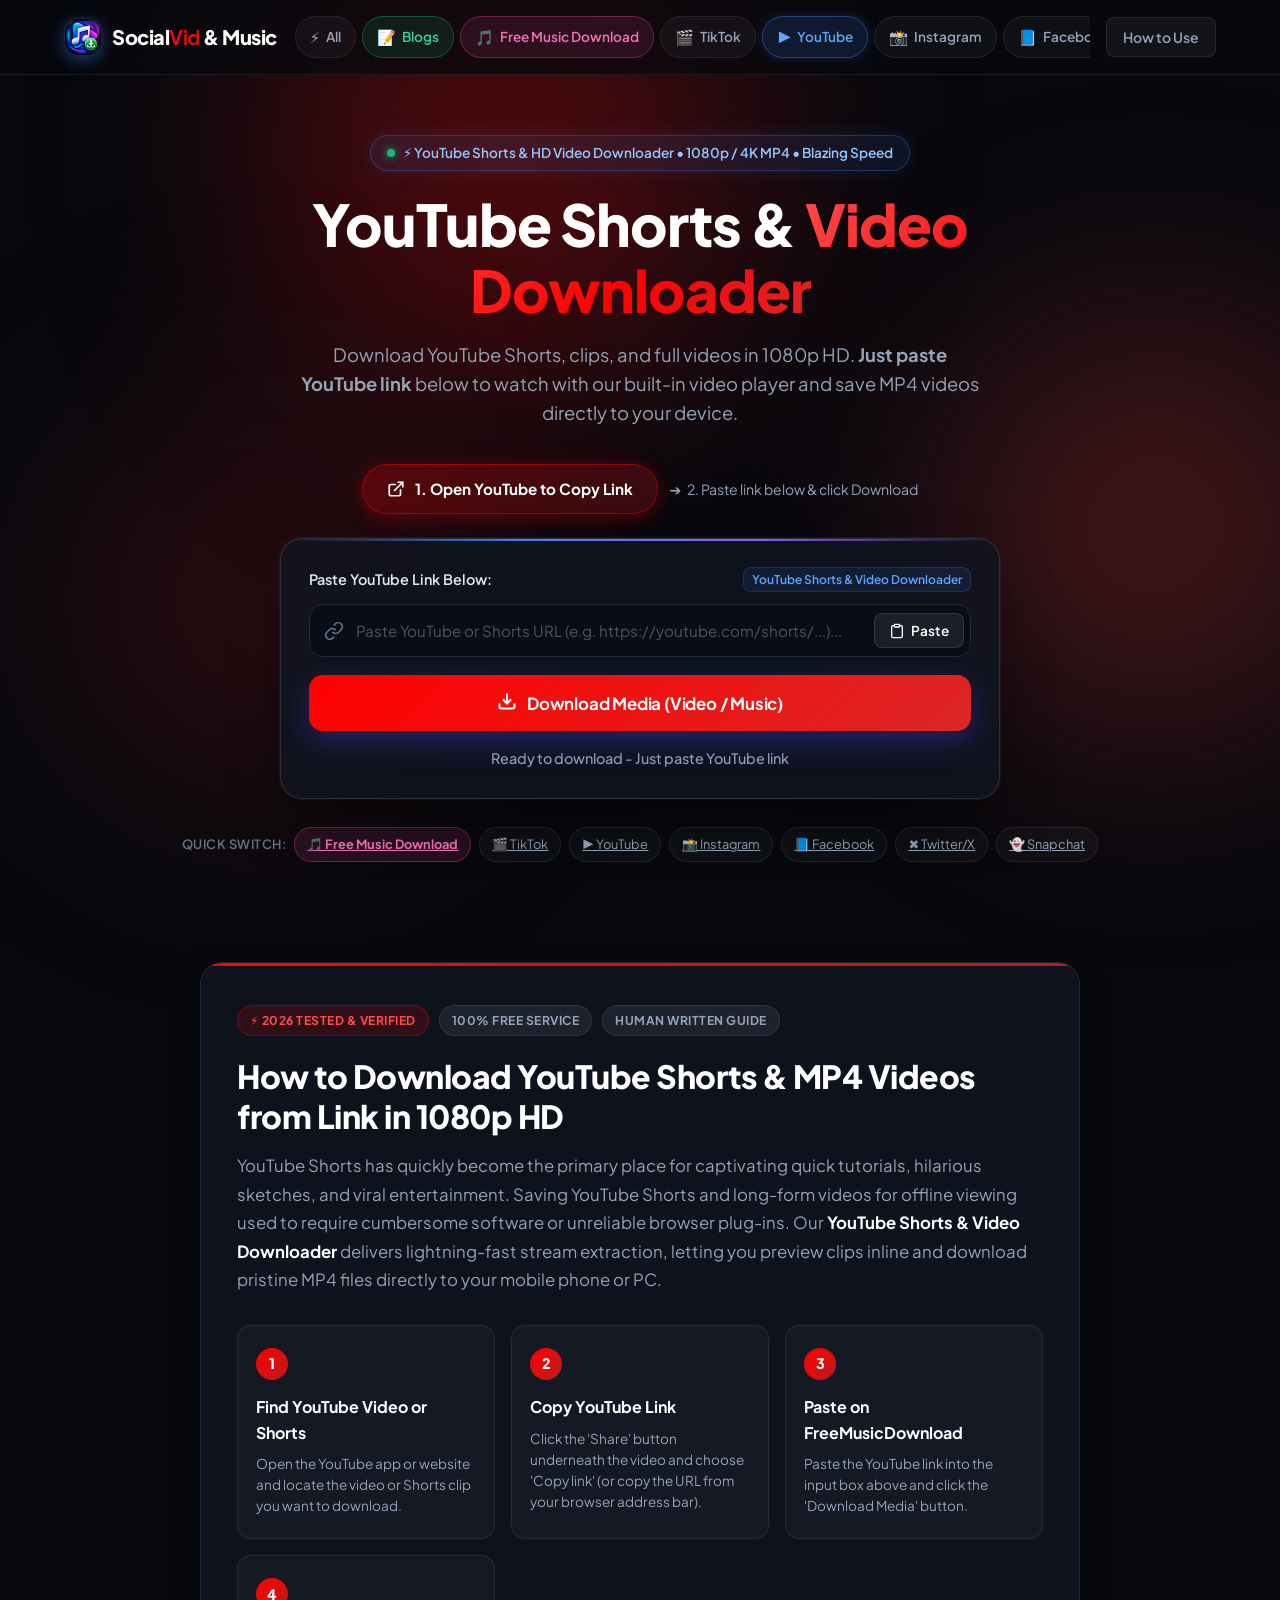
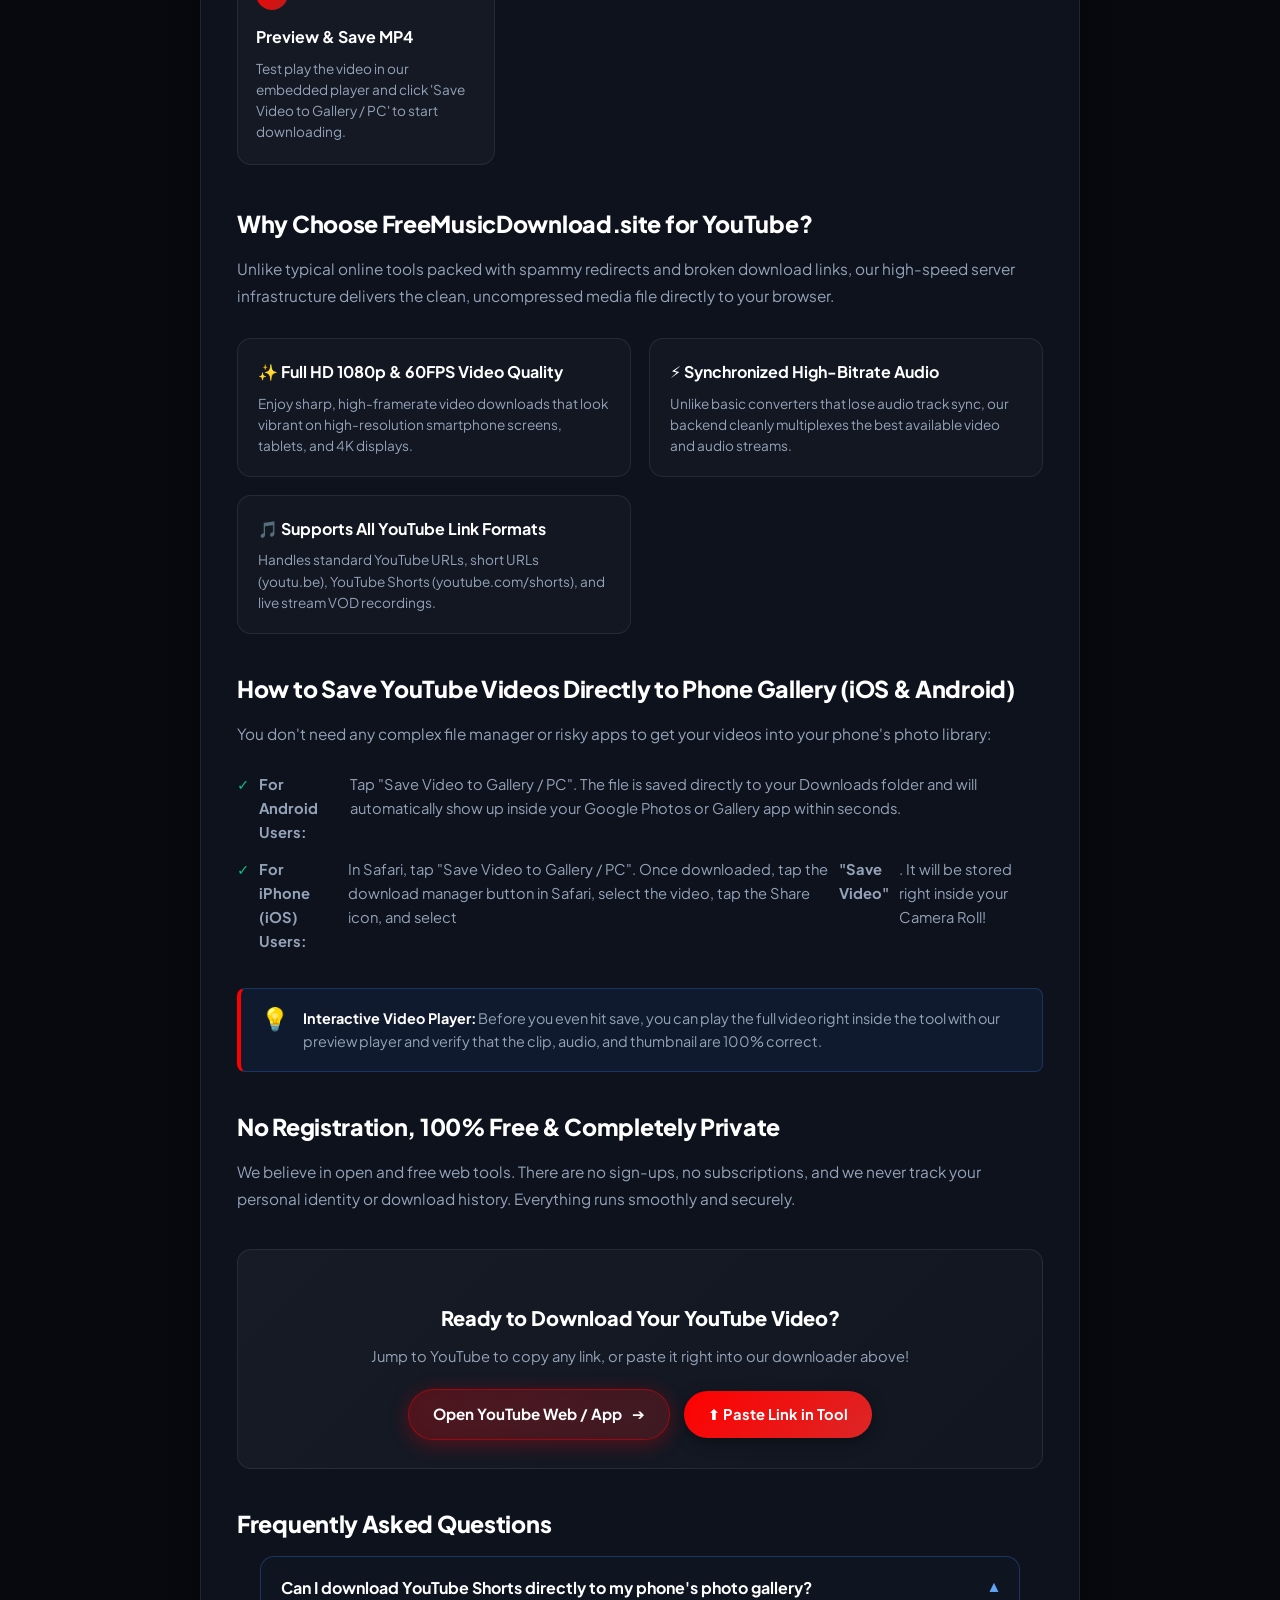
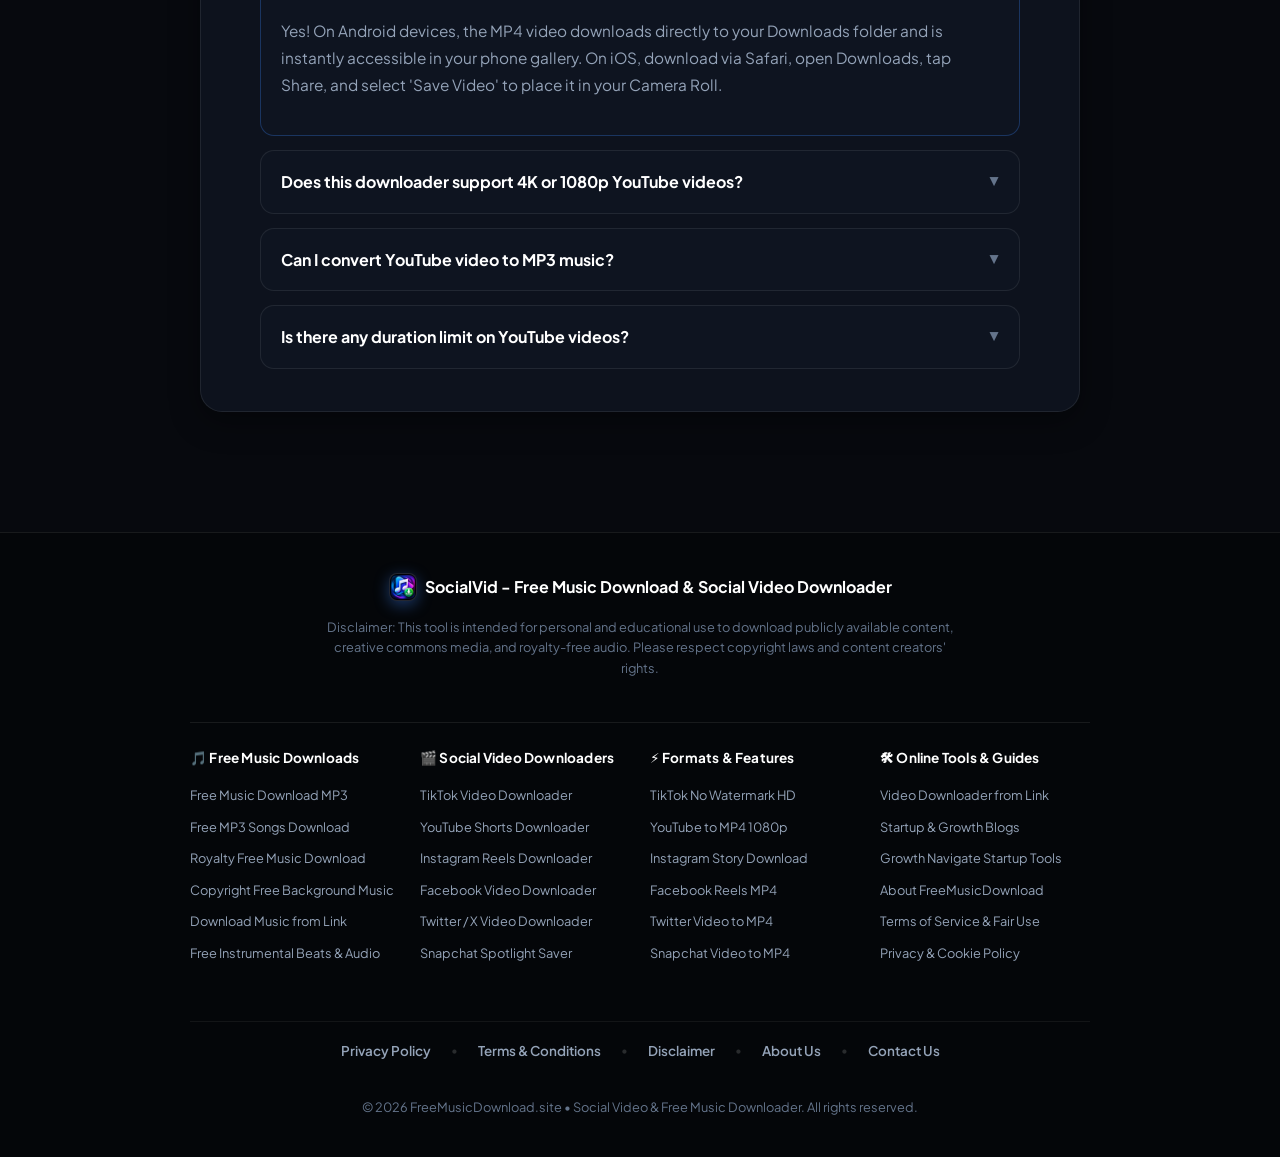
<file: youtube.html>
<!DOCTYPE html>
<html lang="en">
<head>
  <meta charset="UTF-8">
  <meta name="viewport" content="width=device-width, initial-scale=1.0">
  <meta name="google-adsense-account" content="ca-pub-6684322530533110">
  <title>YouTube Shorts Downloader & MP4 Video Saver - FreeMusicDownload.site</title>
  
  <!-- Primary SEO Meta Tags -->
  <meta name="description" content="Download YouTube Shorts and full videos to MP4 in 1080p full HD with synchronized audio. Fast, free YouTube video downloader from link. Save YouTube videos to phone gallery or PC.">
  <meta name="keywords" content="youtube shorts downloader, youtube short downloader, youtube shorts download, download youtube shorts, youtube shorts downloader online, youtube shorts downloader mp4, youtube shorts to mp4, youtube short to mp4, youtube shorts video downloader, download youtube short video, youtube shorts mp4 downloader, youtube short video download, shorts video downloader, short video downloader youtube, youtube video link downloader, download youtube video, youtube to mp4, youtube video download hd">
  <meta name="robots" content="index, follow">
  <meta name="author" content="FreeMusicDownload.site">
  <meta name="theme-color" content="#0b0f19">
  <link rel="canonical" href="https://freemusicdownload.site/youtube.html">
  <!-- Favicon and App Icons (Google Search & Multi-device Optimized) -->
  <link rel="icon" type="image/x-icon" href="/favicon.ico">
  <link rel="icon" type="image/png" sizes="48x48" href="/images/favicon-48x48.png">
  <link rel="icon" type="image/png" sizes="96x96" href="/images/favicon-96x96.png">
  <link rel="icon" type="image/png" sizes="192x192" href="/images/icon-192.png">
  <link rel="shortcut icon" href="/favicon.ico">
  <link rel="apple-touch-icon" sizes="180x180" href="/images/apple-touch-icon.png">
  <link rel="manifest" href="/site.webmanifest">

  <!-- Open Graph / Facebook -->
  <meta property="og:type" content="website">
  <meta property="og:url" content="https://freemusicdownload.site/youtube.html">
  <meta property="og:title" content="YouTube Shorts Downloader & MP4 Video Saver - FreeMusicDownload.site">
  <meta property="og:description" content="Download YouTube Shorts and full videos to MP4 in 1080p full HD with synchronized audio. Fast, free YouTube video downloader from link. Save YouTube videos to phone gallery or PC.">
  <meta property="og:site_name" content="FreeMusicDownload.site">

  <!-- Twitter / X -->
  <meta name="twitter:card" content="summary_large_image">
  <meta name="twitter:url" content="https://freemusicdownload.site/youtube.html">
  <meta name="twitter:title" content="YouTube Shorts Downloader & MP4 Video Saver - FreeMusicDownload.site">
  <meta name="twitter:description" content="Download YouTube Shorts and full videos to MP4 in 1080p full HD with synchronized audio. Fast, free YouTube video downloader from link. Save YouTube videos to phone gallery or PC.">

  <!-- Google Fonts & Stylesheet -->
  <link rel="preconnect" href="https://fonts.googleapis.com">
  <link rel="preconnect" href="https://fonts.gstatic.com" crossorigin>
  <link href="https://fonts.googleapis.com/css2?family=Plus+Jakarta+Sans:wght@400;500;600;700;800&display=swap" rel="stylesheet">
  <link rel="stylesheet" href="style.css">

  <!-- Schema.org Structured Data (WebApplication + FAQPage) -->
  <script type="application/ld+json">
  {
    "@context": "https://schema.org",
    "@graph": [
      {
        "@type": "WebApplication",
        "name": "YouTube Shorts Downloader & MP4 Video Saver - FreeMusicDownload.site",
        "url": "https://freemusicdownload.site/youtube.html",
        "description": "Download YouTube Shorts and full videos to MP4 in 1080p full HD with synchronized audio. Fast, free YouTube video downloader from link. Save YouTube videos to phone gallery or PC.",
        "applicationCategory": "MultimediaApplication",
        "operatingSystem": "All",
        "offers": {
          "@type": "Offer",
          "price": "0",
          "priceCurrency": "USD"
        }
      },
      {
        "@type": "FAQPage",
        "mainEntity": [
          {
            "@type": "Question",
            "name": "Can I download YouTube Shorts directly to my phone's photo gallery?",
            "acceptedAnswer": {
              "@type": "Answer",
              "text": "Yes! On Android devices, the MP4 video downloads directly to your Downloads folder and is instantly accessible in your phone gallery. On iOS, download via Safari, open Downloads, tap Share, and select 'Save Video' to place it in your Camera Roll."
            }
          },
          {
            "@type": "Question",
            "name": "Does this downloader support 4K or 1080p YouTube videos?",
            "acceptedAnswer": {
              "@type": "Answer",
              "text": "Yes! Our tool fetches the highest available progressive and merged MP4 streams provided by YouTube, ensuring you receive true full high-definition quality."
            }
          },
          {
            "@type": "Question",
            "name": "Can I convert YouTube video to MP3 music?",
            "acceptedAnswer": {
              "@type": "Answer",
              "text": "Yes, when an audio stream is extracted, a dedicated 'Download Audio / Song' button allows you to save the audio file in MP3 format."
            }
          },
          {
            "@type": "Question",
            "name": "Is there any duration limit on YouTube videos?",
            "acceptedAnswer": {
              "@type": "Answer",
              "text": "You can download Shorts, music videos, educational clips, and podcasts with zero limitations or registration required."
            }
          }
        ]
      }
    ]
  }
  </script>
  <meta property="og:image" content="https://freemusicdownload.site/images/app-icon.png">
  <meta name="twitter:image" content="https://freemusicdownload.site/images/app-icon.png">
</head>
<body class="theme-youtube">

  <!-- Ambient Glowing Background Orbs -->
  <div class="glow-orb glow-1"></div>
  <div class="glow-orb glow-2"></div>
  <div class="glow-orb glow-3"></div>

  <!-- Top Glassmorphic Navbar -->
  <header class="navbar-wrapper">
    <nav class="navbar" aria-label="Main Navigation">
      <a href="index.html" class="nav-brand">
        <div class="brand-icon">
          <img src="images/app-icon.png" alt="FreeMusicDownload Logo" class="brand-logo-img">
        </div>
        <span class="brand-text">Social<strong>Vid</strong> & Music</span>
      </a>

      <!-- Platform Links in Navbar -->
      <div class="nav-platforms" id="navPlatforms">
        <a href="index.html" class="nav-platform-btn" data-platform="all" title="All Supported Platforms">
          <span class="platform-icon">⚡</span> All
        </a>
        <a href="blogs.html" class="nav-platform-btn" data-platform="blogs" title="Startup & Growth Blogs">
          <span class="platform-icon">📝</span> Blogs
        </a>
        <a href="index.html#home" class="nav-platform-btn highlight-music-btn" data-platform="music" title="Free Music Download - Just Paste Music Link">
          <span class="platform-icon">🎵</span> Free Music Download
        </a>
        <a href="tiktok.html" class="nav-platform-btn " data-platform="tiktok" title="TikTok Video Downloader">
          <span class="platform-icon">🎬</span> TikTok
        </a>
        <a href="youtube.html" class="nav-platform-btn active" data-platform="youtube" title="YouTube Shorts Downloader">
          <span class="platform-icon">▶️</span> YouTube
        </a>
        <a href="instagram.html" class="nav-platform-btn " data-platform="instagram" title="Instagram Reel Downloader">
          <span class="platform-icon">📸</span> Instagram
        </a>
        <a href="facebook.html" class="nav-platform-btn " data-platform="facebook" title="Facebook Video Downloader">
          <span class="platform-icon">📘</span> Facebook
        </a>
        <a href="twitter.html" class="nav-platform-btn " data-platform="twitter" title="Twitter / X Video Downloader">
          <span class="platform-icon">✖️</span> Twitter/X
        </a>
        <a href="snapchat.html" class="nav-platform-btn " data-platform="snapchat" title="Snapchat Video Saver">
          <span class="platform-icon">👻</span> Snapchat
        </a>
      </div>

      <a href="#guide" class="nav-guide-link">How to Use</a>

      <!-- Mobile Top-Right Features Button -->
      <button type="button" class="mobile-menu-toggle" id="mobileMenuToggle" aria-label="Open Features and Platforms Menu" aria-expanded="false" aria-controls="mobileDrawer">
        <span class="mobile-toggle-icon-wrap">
          <svg class="mobile-toggle-icon" viewBox="0 0 24 24" fill="none" stroke="currentColor" stroke-width="2.2" stroke-linecap="round" stroke-linejoin="round">
            <rect x="3" y="3" width="7" height="7" rx="2"></rect>
            <rect x="14" y="3" width="7" height="7" rx="2"></rect>
            <rect x="14" y="14" width="7" height="7" rx="2"></rect>
            <rect x="3" y="14" width="7" height="7" rx="2"></rect>
          </svg>
        </span>
        <span class="mobile-toggle-text">Features</span>
      </button>
    </nav>
  </header>

  <!-- Mobile Features Navigation Drawer -->
  <div class="mobile-drawer-backdrop" id="mobileDrawerBackdrop" aria-hidden="true"></div>
  <aside class="mobile-drawer" id="mobileDrawer" role="dialog" aria-modal="true" aria-label="Supported Features Menu" aria-hidden="true">
    <div class="mobile-drawer-header">
      <div class="mobile-drawer-title-wrap">
        <span class="mobile-drawer-sparkle">⚡</span>
        <div>
          <h2 class="mobile-drawer-title">Features & Platforms</h2>
          <p class="mobile-drawer-subtitle">Select any platform to download</p>
        </div>
      </div>
      <button type="button" class="mobile-drawer-close" id="mobileDrawerClose" aria-label="Close menu">
        <svg viewBox="0 0 24 24" width="20" height="20" fill="none" stroke="currentColor" stroke-width="2.5" stroke-linecap="round" stroke-linejoin="round">
          <line x1="18" y1="6" x2="6" y2="18"></line>
          <line x1="6" y1="6" x2="18" y2="18"></line>
        </svg>
      </button>
    </div>

    <div class="mobile-drawer-body">
      <div class="mobile-section-label">Supported Platforms</div>
      <div class="mobile-features-list">
        <a href="index.html" class="mobile-feature-item" data-platform="all">
          <span class="feature-item-icon">⚡</span>
          <div class="feature-item-content">
            <div class="feature-item-title">All Supported Media</div>
            <div class="feature-item-sub">Music, Songs, YouTube, TikTok & Reels</div>
          </div>
          <span class="feature-item-indicator">Select</span>
        </a>

        <a href="blogs.html" class="mobile-feature-item" data-platform="blogs">
          <span class="feature-item-icon">📝</span>
          <div class="feature-item-content">
            <div class="feature-item-title">Startup & Growth Blogs <span class="feature-badge-hot">NEW</span></div>
            <div class="feature-item-sub">Growth Navigate Startup Tools & Guides</div>
          </div>
          <span class="feature-item-indicator">Select</span>
        </a>

        <a href="index.html#home" class="mobile-feature-item highlight-music" data-platform="music">
          <span class="feature-item-icon">🎵</span>
          <div class="feature-item-content">
            <div class="feature-item-title">Free Music Download <span class="feature-badge-hot">HOT</span></div>
            <div class="feature-item-sub">MP3 Songs, Audio, Beats & Background Music</div>
          </div>
          <span class="feature-item-indicator">Select</span>
        </a>

        <a href="tiktok.html" class="mobile-feature-item " data-platform="tiktok">
          <span class="feature-item-icon">🎬</span>
          <div class="feature-item-content">
            <div class="feature-item-title">TikTok Downloader</div>
            <div class="feature-item-sub">No watermark, HD MP4 video & audio</div>
          </div>
          <span class="feature-item-indicator">Select</span>
        </a>

        <a href="youtube.html" class="mobile-feature-item active" data-platform="youtube">
          <span class="feature-item-icon">▶️</span>
          <div class="feature-item-content">
            <div class="feature-item-title">YouTube Shorts & Video</div>
            <div class="feature-item-sub">Shorts & full HD video downloader</div>
          </div>
          <span class="feature-item-indicator">Active</span>
        </a>

        <a href="instagram.html" class="mobile-feature-item " data-platform="instagram">
          <span class="feature-item-icon">📸</span>
          <div class="feature-item-content">
            <div class="feature-item-title">Instagram Reels & Story</div>
            <div class="feature-item-sub">Reels, stories, clips & post video</div>
          </div>
          <span class="feature-item-indicator">Select</span>
        </a>

        <a href="facebook.html" class="mobile-feature-item " data-platform="facebook">
          <span class="feature-item-icon">📘</span>
          <div class="feature-item-content">
            <div class="feature-item-title">Facebook Videos & Reels</div>
            <div class="feature-item-sub">Download public Facebook clips & reels</div>
          </div>
          <span class="feature-item-indicator">Select</span>
        </a>

        <a href="twitter.html" class="mobile-feature-item " data-platform="twitter">
          <span class="feature-item-icon">✖️</span>
          <div class="feature-item-content">
            <div class="feature-item-title">Twitter / X Downloader</div>
            <div class="feature-item-sub">Save videos & GIFs from Twitter/X</div>
          </div>
          <span class="feature-item-indicator">Select</span>
        </a>

        <a href="snapchat.html" class="mobile-feature-item " data-platform="snapchat">
          <span class="feature-item-icon">👻</span>
          <div class="feature-item-content">
            <div class="feature-item-title">Snapchat Spotlight</div>
            <div class="feature-item-sub">Spotlight clips & story downloads</div>
          </div>
          <span class="feature-item-indicator">Select</span>
        </a>
      </div>

      <div class="mobile-drawer-footer">
        <a href="#guide" class="mobile-drawer-link">
          <span>📖 How to Download</span>
          <span class="link-arrow">→</span>
        </a>
        <a href="#faq" class="mobile-drawer-link">
          <span>❓ Frequently Asked Questions</span>
          <span class="link-arrow">→</span>
        </a>
      </div>
    </div>
  </aside>

  <!-- Main Content -->
  <main class="main-container" id="home">

    <!-- Hero Section -->
    <section class="hero-section">
      <div class="hero-badge animate-badge">
        <span class="badge-dot"></span> ⚡ YouTube Shorts & HD Video Downloader • 1080p / 4K MP4 • Blazing Speed
      </div>
      
      <h1 class="hero-title">
        YouTube Shorts & <span class="gradient-text">Video Downloader</span>
      </h1>
      
      <p class="hero-subtitle">
        Download YouTube Shorts, clips, and full videos in 1080p HD. <strong>Just paste YouTube link</strong> below to watch with our built-in video player and save MP4 videos directly to your device.
      </p>

      <!-- Prominent Open Platform Button -->
      <div class="platform-open-banner">
        <a href="https://www.youtube.com" target="_blank" rel="noopener noreferrer" class="btn-platform-open youtube" title="Open YouTube in a new tab to copy link">
          <svg viewBox="0 0 24 24" fill="none" stroke="currentColor" stroke-width="2.3" stroke-linecap="round" stroke-linejoin="round">
            <path d="M18 13v6a2 2 0 0 1-2 2H5a2 2 0 0 1-2-2V8a2 2 0 0 1 2-2h6"></path>
            <polyline points="15 3 21 3 21 9"></polyline>
            <line x1="10" y1="14" x2="21" y2="3"></line>
          </svg>
          <span>1. Open YouTube to Copy Link</span>
        </a>
        <div class="platform-open-hint">
          <span>➔</span> <span>2. Paste link below & click Download</span>
        </div>
      </div>

      <!-- Downloader Tool Card -->
      <section class="downloader-card" aria-label="YouTube Downloader Tool">
        <label for="url" class="input-label">
          <span>Paste YouTube Link Below:</span>
          <span class="badge-support" id="activePlatformLabel">YouTube Supported</span>
        </label>
        
        <div class="input-group">
          <div class="input-icon">
            <svg viewBox="0 0 24 24" fill="none" stroke="currentColor" stroke-width="2">
              <path d="M10 13a5 5 0 0 0 7.54.54l3-3a5 5 0 0 0-7.07-7.07l-1.72 1.71"></path>
              <path d="M14 11a5 5 0 0 0-7.54-.54l-3 3a5 5 0 0 0 7.07 7.07l1.71-1.71"></path>
            </svg>
          </div>
          
          <input 
            id="url" 
            type="url" 
            placeholder="Paste YouTube video or Shorts link (e.g. https://youtube.com/shorts/... or https://youtu.be/...)..." 
            autocomplete="off"
            spellcheck="false"
          >
          
          <button id="clearBtn" class="clear-btn hidden" type="button" title="Clear input">✕</button>
          
          <button id="pasteBtn" class="paste-btn" type="button" title="Paste from clipboard">
            <svg viewBox="0 0 24 24" fill="none" stroke="currentColor" stroke-width="2" width="16" height="16">
              <path d="M16 4h2a2 2 0 0 1 2 2v14a2 2 0 0 1-2 2H6a2 2 0 0 1-2-2V6a2 2 0 0 1 2-2h2"></path>
              <rect x="8" y="2" width="8" height="4" rx="1" ry="1"></rect>
            </svg>
            <span>Paste</span>
          </button>
        </div>

        <button id="downloadBtn" class="download-btn" type="button">
          <span class="btn-icon">
            <svg viewBox="0 0 24 24" fill="none" stroke="currentColor" stroke-width="2.5" width="20" height="20">
              <path d="M21 15v4a2 2 0 0 1-2 2H5a2 2 0 0 1-2-2v-4"></path>
              <polyline points="7 10 12 15 17 10"></polyline>
              <line x1="12" y1="15" x2="12" y2="3"></line>
            </svg>
          </span>
          <span class="btn-text">Download Media (Video / Music)</span>
        </button>

        <!-- Status & Animated Progress Bar -->
        <div id="status" class="status">Ready to download - Just paste YouTube link</div>
                <div id="progressWrap" class="progress-wrap hidden">
          <div class="progress-bar-container">
            <div id="progress" class="progress"></div>
          </div>
          <div class="progress-meta-row">
            <span class="progress-label">Downloading & Processing...</span>
            <span id="progressPercent" class="progress-percent">0%</span>
          </div>
        </div>

        <!-- Dynamic Result Card with Playable Player & Gallery Save Buttons -->
        <div id="result" class="result hidden"></div>
      </section>

      <!-- Quick Platform Pills -->
      <div class="supported-pills">
        <span class="pill-title">Quick Switch:</span>
        <a href="index.html" class="pill pill-music">🎵 Free Music Download</a>
        <a href="tiktok.html" class="pill">🎬 TikTok</a>
        <a href="youtube.html" class="pill">▶️ YouTube</a>
        <a href="instagram.html" class="pill">📸 Instagram</a>
        <a href="facebook.html" class="pill">📘 Facebook</a>
        <a href="twitter.html" class="pill">✖️ Twitter/X</a>
        <a href="snapchat.html" class="pill">👻 Snapchat</a>
      </div>
    </section>

    <!-- SEO Human-Written Blog Article & Detailed Tutorial -->
    <section class="seo-article-section" id="guide">
      <article class="article-card">
        <div class="article-badge-row">
          <span class="article-pill accent">⚡ 2026 Tested & Verified</span>
          <span class="article-pill">100% Free Service</span>
          <span class="article-pill">Human Written Guide</span>
        </div>

        <h2 class="article-main-title">How to Download YouTube Shorts & MP4 Videos from Link in 1080p HD</h2>
        
        <p class="article-lead">
          YouTube Shorts has quickly become the primary place for captivating quick tutorials, hilarious sketches, and viral entertainment. Saving YouTube Shorts and long-form videos for offline viewing used to require cumbersome software or unreliable browser plug-ins. Our <strong>YouTube Shorts & Video Downloader</strong> delivers lightning-fast stream extraction, letting you preview clips inline and download pristine MP4 files directly to your mobile phone or PC.
        </p>

        <!-- 4-Step Visual Flow Grid -->
        <div class="guide-flow-grid">
          <div class="guide-flow-card">
            <div class="flow-step-number">1</div>
            <h4>Find YouTube Video or Shorts</h4>
            <p>Open the YouTube app or website and locate the video or Shorts clip you want to download.</p>
          </div>

          <div class="guide-flow-card">
            <div class="flow-step-number">2</div>
            <h4>Copy YouTube Link</h4>
            <p>Click the 'Share' button underneath the video and choose 'Copy link' (or copy the URL from your browser address bar).</p>
          </div>

          <div class="guide-flow-card">
            <div class="flow-step-number">3</div>
            <h4>Paste on FreeMusicDownload</h4>
            <p>Paste the YouTube link into the input box above and click the 'Download Media' button.</p>
          </div>

          <div class="guide-flow-card">
            <div class="flow-step-number">4</div>
            <h4>Preview & Save MP4</h4>
            <p>Test play the video in our embedded player and click 'Save Video to Gallery / PC' to start downloading.</p>
          </div>
        </div>

        <!-- Article Prose Content -->
        <div class="article-body">
          <h2>Why Choose FreeMusicDownload.site for YouTube?</h2>
          <p>
            Unlike typical online tools packed with spammy redirects and broken download links, our high-speed server infrastructure delivers the clean, uncompressed media file directly to your browser.
          </p>

          <div class="matrix-grid">
            <div class="matrix-item">
              <h4>✨ Full HD 1080p & 60FPS Video Quality</h4>
              <p>Enjoy sharp, high-framerate video downloads that look vibrant on high-resolution smartphone screens, tablets, and 4K displays.</p>
            </div>
            <div class="matrix-item">
              <h4>⚡ Synchronized High-Bitrate Audio</h4>
              <p>Unlike basic converters that lose audio track sync, our backend cleanly multiplexes the best available video and audio streams.</p>
            </div>
            <div class="matrix-item">
              <h4>🎵 Supports All YouTube Link Formats</h4>
              <p>Handles standard YouTube URLs, short URLs (youtu.be), YouTube Shorts (youtube.com/shorts), and live stream VOD recordings.</p>
            </div>
          </div>

          <h2>How to Save YouTube Videos Directly to Phone Gallery (iOS & Android)</h2>
          <p>
            You don't need any complex file manager or risky apps to get your videos into your phone's photo library:
          </p>
          <ul>
            <li><strong>For Android Users:</strong> Tap "Save Video to Gallery / PC". The file is saved directly to your Downloads folder and will automatically show up inside your Google Photos or Gallery app within seconds.</li>
            <li><strong>For iPhone (iOS) Users:</strong> In Safari, tap "Save Video to Gallery / PC". Once downloaded, tap the download manager button in Safari, select the video, tap the Share icon, and select <strong>"Save Video"</strong>. It will be stored right inside your Camera Roll!</li>
          </ul>

          <!-- Tip Box -->
          <div class="article-tip-box">
            <div class="tip-box-icon">💡</div>
            <div class="tip-box-text">
              <strong>Interactive Video Player:</strong> Before you even hit save, you can play the full video right inside the tool with our preview player and verify that the clip, audio, and thumbnail are 100% correct.
            </div>
          </div>

          <h2>No Registration, 100% Free & Completely Private</h2>
          <p>
            We believe in open and free web tools. There are no sign-ups, no subscriptions, and we never track your personal identity or download history. Everything runs smoothly and securely.
          </p>

          <!-- In-Article Call to Action -->
          <div class="article-cta-box">
            <h3>Ready to Download Your YouTube Video?</h3>
            <p>Jump to YouTube to copy any link, or paste it right into our downloader above!</p>
            <div class="article-cta-actions">
              <a href="https://www.youtube.com" target="_blank" rel="noopener noreferrer" class="btn-platform-open youtube">
                <span>Open YouTube Web / App</span> ➔
              </a>
              <a href="#home" class="btn-jump-tool">
                <span>⬆ Paste Link in Tool</span>
              </a>
            </div>
          </div>

          <!-- FAQ Accordion -->
          <h2 id="faq">Frequently Asked Questions</h2>
          
          <div class="faq-container">
            <details class="faq-item" open>
              <summary class="faq-question">
                <span>Can I download YouTube Shorts directly to my phone's photo gallery?</span>
                <span class="faq-arrow">▼</span>
              </summary>
              <div class="faq-answer">
                <p>Yes! On Android devices, the MP4 video downloads directly to your Downloads folder and is instantly accessible in your phone gallery. On iOS, download via Safari, open Downloads, tap Share, and select 'Save Video' to place it in your Camera Roll.</p>
              </div>
            </details>

            <details class="faq-item">
              <summary class="faq-question">
                <span>Does this downloader support 4K or 1080p YouTube videos?</span>
                <span class="faq-arrow">▼</span>
              </summary>
              <div class="faq-answer">
                <p>Yes! Our tool fetches the highest available progressive and merged MP4 streams provided by YouTube, ensuring you receive true full high-definition quality.</p>
              </div>
            </details>

            <details class="faq-item">
              <summary class="faq-question">
                <span>Can I convert YouTube video to MP3 music?</span>
                <span class="faq-arrow">▼</span>
              </summary>
              <div class="faq-answer">
                <p>Yes, when an audio stream is extracted, a dedicated 'Download Audio / Song' button allows you to save the audio file in MP3 format.</p>
              </div>
            </details>

            <details class="faq-item">
              <summary class="faq-question">
                <span>Is there any duration limit on YouTube videos?</span>
                <span class="faq-arrow">▼</span>
              </summary>
              <div class="faq-answer">
                <p>You can download Shorts, music videos, educational clips, and podcasts with zero limitations or registration required.</p>
              </div>
            </details>
          </div>
        </div>
      </article>
    </section>

  </main>

    <!-- Footer -->
  <footer class="site-footer">
    <div class="footer-content">
      <div class="footer-brand">
        <div class="brand-icon small">
          <img src="images/app-icon.png" alt="FreeMusicDownload Logo" class="brand-logo-img">
        </div>
        <span>SocialVid - Free Music Download & Social Video Downloader</span>
      </div>
      
      <p class="footer-disclaimer">
        Disclaimer: This tool is intended for personal and educational use to download publicly available content, creative commons media, and royalty-free audio. Please respect copyright laws and content creators' rights.
      </p>

      <!-- Multi-Column Keywords Grid with Active Internal Linking -->
      <div class="footer-keywords-section">
        <div class="footer-grid">
          <div class="footer-col">
            <div class="footer-col-title">🎵 Free Music Downloads</div>
            <ul class="footer-links-list">
              <li><a href="index.html" class="footer-keyword-link">Free Music Download MP3</a></li>
              <li><a href="index.html#home" class="footer-keyword-link">Free MP3 Songs Download</a></li>
              <li><a href="index.html#home" class="footer-keyword-link">Royalty Free Music Download</a></li>
              <li><a href="index.html#home" class="footer-keyword-link">Copyright Free Background Music</a></li>
              <li><a href="index.html#home" class="footer-keyword-link">Download Music from Link</a></li>
              <li><a href="index.html#home" class="footer-keyword-link">Free Instrumental Beats & Audio</a></li>
            </ul>
          </div>

          <div class="footer-col">
            <div class="footer-col-title">🎬 Social Video Downloaders</div>
            <ul class="footer-links-list">
              <li><a href="tiktok.html" class="footer-keyword-link">TikTok Video Downloader</a></li>
              <li><a href="youtube.html" class="footer-keyword-link">YouTube Shorts Downloader</a></li>
              <li><a href="instagram.html" class="footer-keyword-link">Instagram Reels Downloader</a></li>
              <li><a href="facebook.html" class="footer-keyword-link">Facebook Video Downloader</a></li>
              <li><a href="twitter.html" class="footer-keyword-link">Twitter / X Video Downloader</a></li>
              <li><a href="snapchat.html" class="footer-keyword-link">Snapchat Spotlight Saver</a></li>
            </ul>
          </div>

          <div class="footer-col">
            <div class="footer-col-title">⚡ Formats & Features</div>
            <ul class="footer-links-list">
              <li><a href="tiktok.html" class="footer-keyword-link">TikTok No Watermark HD</a></li>
              <li><a href="youtube.html" class="footer-keyword-link">YouTube to MP4 1080p</a></li>
              <li><a href="instagram.html" class="footer-keyword-link">Instagram Story Download</a></li>
              <li><a href="facebook.html" class="footer-keyword-link">Facebook Reels MP4</a></li>
              <li><a href="twitter.html" class="footer-keyword-link">Twitter Video to MP4</a></li>
              <li><a href="snapchat.html" class="footer-keyword-link">Snapchat Video to MP4</a></li>
            </ul>
          </div>

                    <div class="footer-col">
            <div class="footer-col-title">🛠 Online Tools & Guides</div>
            <ul class="footer-links-list">
              <li><a href="index.html#how-it-works" class="footer-keyword-link">Video Downloader from Link</a></li>
              <li><a href="blogs.html" class="footer-keyword-link">Startup & Growth Blogs</a></li>
              <li><a href="growth-navigate-startup-tools.html" class="footer-keyword-link">Growth Navigate Startup Tools</a></li>
              <li><a href="about-us.html" class="footer-keyword-link">About FreeMusicDownload</a></li>
              <li><a href="terms-conditions.html" class="footer-keyword-link">Terms of Service & Fair Use</a></li>
              <li><a href="privacy-policy.html" class="footer-keyword-link">Privacy & Cookie Policy</a></li>
            </ul>
          </div>
        </div>
      </div>

      <!-- Bottom 5-Word Legal & Info Navigation Row -->
      <div class="footer-legal-row">
        <a href="privacy-policy.html" class="footer-legal-link">Privacy Policy</a>
        <span class="footer-legal-divider">•</span>
        <a href="terms-conditions.html" class="footer-legal-link">Terms & Conditions</a>
        <span class="footer-legal-divider">•</span>
        <a href="disclaimer.html" class="footer-legal-link">Disclaimer</a>
        <span class="footer-legal-divider">•</span>
        <a href="about-us.html" class="footer-legal-link">About Us</a>
        <span class="footer-legal-divider">•</span>
        <a href="contact.html" class="footer-legal-link">Contact Us</a>
      </div>
      
      <div class="footer-copy">
        © 2026 FreeMusicDownload.site • Social Video & Free Music Downloader. All rights reserved.
      </div>
    </div>
  </footer>

  <script src="app.js"></script>
</body>
</html>
</file>
<file: style.css>
/* ==========================================================
   SOCIAL VIDEO DOWNLOADER - MODERN PREMIUM STYLESHEET
   ========================================================== */

:root {
  --bg-dark: #07090e;
  --bg-card: rgba(16, 22, 34, 0.8);
  --bg-card-hover: rgba(22, 30, 46, 0.9);
  --border-color: rgba(255, 255, 255, 0.08);
  --border-glow: rgba(59, 130, 246, 0.4);
  --text-primary: #ffffff;
  --text-secondary: #94a3b8;
  --text-muted: #64748b;
  --primary-blue: #3b82f6;
  --primary-purple: #8b5cf6;
  --accent-cyan: #06b6d4;
  --accent-green: #10b981;
  --gradient-primary: linear-gradient(135deg, #3b82f6, #8b5cf6);
  --gradient-btn: linear-gradient(135deg, #2563eb, #7c3aed);
  --gradient-glow: linear-gradient(135deg, rgba(37, 99, 235, 0.4), rgba(124, 58, 237, 0.4));
  --font-family: 'Plus Jakarta Sans', system-ui, -apple-system, BlinkMacSystemFont, 'Segoe UI', Roboto, sans-serif;
  --radius-sm: 8px;
  --radius-md: 14px;
  --radius-lg: 22px;
  --radius-full: 9999px;
  --transition-fast: 0.2s ease;
  --transition-normal: 0.3s cubic-bezier(0.4, 0, 0.2, 1);
}

* {
  box-sizing: border-box;
  margin: 0;
  padding: 0;
}

html {
  scroll-behavior: smooth;
}

body {
  background-color: var(--bg-dark);
  color: var(--text-primary);
  font-family: var(--font-family);
  min-height: 100vh;
  line-height: 1.6;
  overflow-x: hidden;
  position: relative;
  -webkit-font-smoothing: antialiased;
}

/* ==========================================================
   AMBIENT GLOWING BACKGROUND ORBS
   ========================================================== */
.glow-orb {
  position: fixed;
  border-radius: 50%;
  filter: blur(120px);
  opacity: 0.25;
  pointer-events: none;
  z-index: 0;
  animation: floatOrb 18s ease-in-out infinite alternate;
}

.glow-1 {
  top: -100px;
  left: 20%;
  width: 500px;
  height: 500px;
  background: radial-gradient(circle, #3b82f6, #1d4ed8);
}

.glow-2 {
  top: 300px;
  right: -100px;
  width: 450px;
  height: 450px;
  background: radial-gradient(circle, #8b5cf6, #6d28d9);
  animation-duration: 22s;
  animation-delay: -5s;
}

.glow-3 {
  bottom: 100px;
  left: 5%;
  width: 400px;
  height: 400px;
  background: radial-gradient(circle, #06b6d4, #0284c7);
  animation-duration: 20s;
  animation-delay: -10s;
}

@keyframes floatOrb {
  0% { transform: translateY(0) translateX(0) scale(1); }
  50% { transform: translateY(40px) translateX(-30px) scale(1.08); }
  100% { transform: translateY(-30px) translateX(25px) scale(0.95); }
}

/* ==========================================================
   TOP NAVBAR
   ========================================================== */
.navbar-wrapper {
  position: sticky;
  top: 0;
  width: 100%;
  z-index: 100;
  background: rgba(7, 9, 14, 0.75);
  backdrop-filter: blur(20px);
  -webkit-backdrop-filter: blur(20px);
  border-bottom: 1px solid var(--border-color);
  transition: all var(--transition-normal);
}

.navbar {
  max-width: 1200px;
  margin: 0 auto;
  padding: 12px 24px;
  display: flex;
  align-items: center;
  justify-content: space-between;
  gap: 16px;
}

.nav-brand {
  display: flex;
  align-items: center;
  gap: 10px;
  text-decoration: none;
  color: #fff;
  font-weight: 800;
  font-size: 1.25rem;
  letter-spacing: -0.5px;
  flex-shrink: 0;
}

.brand-icon {
  width: 38px;
  height: 38px;
  background: #0b0f19;
  border-radius: var(--radius-md);
  display: flex;
  align-items: center;
  justify-content: center;
  color: #fff;
  box-shadow: 0 4px 15px rgba(59, 130, 246, 0.4);
  transition: transform var(--transition-fast), box-shadow var(--transition-fast);
  overflow: hidden;
  flex-shrink: 0;
  border: 1px solid rgba(255, 255, 255, 0.1);
}

.brand-icon img,
.brand-icon .brand-logo-img {
  width: 100%;
  height: 100%;
  object-fit: cover;
  display: block;
  border-radius: inherit;
}

.brand-icon svg {
  width: 20px;
  height: 20px;
}

.nav-brand:hover .brand-icon {
  transform: rotate(-6deg) scale(1.08);
  box-shadow: 0 6px 20px rgba(59, 130, 246, 0.6);
}

.brand-text strong {
  background: var(--gradient-primary);
  -webkit-background-clip: text;
  -webkit-text-fill-color: transparent;
}

/* Platform Links in Navbar */
.nav-platforms {
  display: flex;
  align-items: center;
  gap: 6px;
  overflow-x: auto;
  scrollbar-width: none;
  padding: 4px 2px;
}

.nav-platforms::-webkit-scrollbar {
  display: none;
}

.nav-platform-btn {
  display: inline-flex;
  align-items: center;
  gap: 6px;
  background: rgba(255, 255, 255, 0.04);
  border: 1px solid var(--border-color);
  color: var(--text-secondary);
  font-family: inherit;
  font-size: 0.85rem;
  font-weight: 600;
  padding: 8px 14px;
  border-radius: var(--radius-full);
  cursor: pointer;
  white-space: nowrap;
  text-decoration: none;
  transition: all var(--transition-fast);
}

.nav-platform-btn:hover {
  background: rgba(255, 255, 255, 0.09);
  color: #fff;
  border-color: rgba(255, 255, 255, 0.2);
  transform: translateY(-1px);
}

.nav-platform-btn.active {
  background: rgba(59, 130, 246, 0.15);
  color: #60a5fa;
  border-color: rgba(59, 130, 246, 0.4);
  box-shadow: 0 0 16px rgba(59, 130, 246, 0.2);
}

.nav-platform-btn.highlight-music-btn {
  background: rgba(236, 72, 153, 0.12);
  border-color: rgba(236, 72, 153, 0.35);
  color: #f472b6;
}

.nav-platform-btn.highlight-music-btn:hover {
  background: rgba(236, 72, 153, 0.22);
  color: #fff;
  border-color: rgba(236, 72, 153, 0.5);
  box-shadow: 0 0 16px rgba(236, 72, 153, 0.25);
}

.nav-platform-btn.highlight-music-btn.active {
  background: rgba(236, 72, 153, 0.25);
  color: #f472b6;
  border-color: #ec4899;
  box-shadow: 0 0 20px rgba(236, 72, 153, 0.35);
}

.platform-icon {
  font-size: 0.95rem;
}

.nav-guide-link {
  color: var(--text-secondary);
  text-decoration: none;
  font-size: 0.875rem;
  font-weight: 600;
  padding: 8px 16px;
  border-radius: var(--radius-sm);
  background: rgba(255, 255, 255, 0.05);
  border: 1px solid var(--border-color);
  transition: all var(--transition-fast);
  flex-shrink: 0;
}

.nav-guide-link:hover {
  color: #fff;
  background: rgba(255, 255, 255, 0.1);
}

/* ==========================================================
   MAIN LAYOUT CONTAINER
   ========================================================== */
.main-container {
  max-width: 960px;
  margin: 0 auto;
  padding: 40px 20px 80px;
  position: relative;
  z-index: 1;
}

/* ==========================================================
   HERO SECTION
   ========================================================== */
.hero-section {
  text-align: center;
  padding: 20px 0 40px;
  display: flex;
  flex-direction: column;
  align-items: center;
}

.hero-badge {
  display: inline-flex;
  align-items: center;
  gap: 8px;
  background: rgba(59, 130, 246, 0.1);
  border: 1px solid rgba(59, 130, 246, 0.3);
  color: #93c5fd;
  font-size: 0.85rem;
  font-weight: 600;
  padding: 6px 16px;
  border-radius: var(--radius-full);
  margin-bottom: 20px;
  box-shadow: 0 0 20px rgba(59, 130, 246, 0.15);
}

.badge-dot {
  width: 8px;
  height: 8px;
  background-color: #10b981;
  border-radius: 50%;
  box-shadow: 0 0 10px #10b981;
  animation: pulseDot 2s infinite;
}

@keyframes pulseDot {
  0%, 100% { opacity: 1; transform: scale(1); }
  50% { opacity: 0.4; transform: scale(0.8); }
}

.hero-title {
  font-size: clamp(2.2rem, 5.5vw, 3.6rem);
  font-weight: 800;
  letter-spacing: -1px;
  line-height: 1.15;
  margin-bottom: 16px;
  max-width: 800px;
}

.gradient-text {
  background: linear-gradient(135deg, #60a5fa, #a78bfa, #38bdf8);
  -webkit-background-clip: text;
  -webkit-text-fill-color: transparent;
}

.hero-subtitle {
  color: var(--text-secondary);
  font-size: clamp(1rem, 2vw, 1.15rem);
  max-width: 680px;
  margin-bottom: 36px;
}

/* ==========================================================
   DOWNLOADER CARD
   ========================================================== */
.downloader-card {
  width: 100%;
  max-width: 720px;
  background: var(--bg-card);
  backdrop-filter: blur(24px);
  -webkit-backdrop-filter: blur(24px);
  border: 1px solid rgba(255, 255, 255, 0.12);
  border-radius: var(--radius-lg);
  padding: 28px;
  box-shadow: 0 25px 60px -15px rgba(0, 0, 0, 0.6), 0 0 0 1px rgba(255, 255, 255, 0.05);
  text-align: left;
  position: relative;
  overflow: hidden;
  transition: border-color var(--transition-normal), box-shadow var(--transition-normal);
}

.downloader-card::before {
  content: '';
  position: absolute;
  top: 0;
  left: 0;
  right: 0;
  height: 2px;
  background: linear-gradient(90deg, transparent, #3b82f6, #8b5cf6, transparent);
}

.downloader-card:focus-within {
  border-color: var(--border-glow);
  box-shadow: 0 30px 70px -15px rgba(59, 130, 246, 0.25);
}

.input-label {
  display: flex;
  justify-content: space-between;
  align-items: center;
  font-size: 0.9rem;
  font-weight: 600;
  color: #e2e8f0;
  margin-bottom: 12px;
}

.badge-support {
  font-size: 0.75rem;
  color: #60a5fa;
  background: rgba(59, 130, 246, 0.1);
  padding: 2px 8px;
  border-radius: var(--radius-sm);
  border: 1px solid rgba(59, 130, 246, 0.2);
}

.input-group {
  display: flex;
  align-items: center;
  background: #090d16;
  border: 1.5px solid #202b3d;
  border-radius: var(--radius-md);
  padding: 4px 6px 4px 14px;
  gap: 8px;
  transition: all var(--transition-fast);
}

.input-group:focus-within {
  border-color: #3b82f6;
  box-shadow: 0 0 0 3px rgba(59, 130, 246, 0.2);
}

.input-icon {
  color: var(--text-muted);
  display: flex;
  align-items: center;
}

.input-icon svg {
  width: 20px;
  height: 20px;
}

input {
  flex: 1;
  min-width: 0;
  background: transparent;
  border: none;
  color: #fff;
  font-family: inherit;
  font-size: 0.95rem;
  padding: 12px 4px;
  outline: none;
}

input::placeholder {
  color: #4b5563;
}

.clear-btn {
  background: transparent;
  border: none;
  color: var(--text-muted);
  cursor: pointer;
  padding: 6px 8px;
  border-radius: 50%;
  font-size: 0.85rem;
  transition: color var(--transition-fast);
}

.clear-btn:hover {
  color: #fff;
}

.paste-btn {
  display: inline-flex;
  align-items: center;
  gap: 6px;
  background: rgba(255, 255, 255, 0.08);
  border: 1px solid rgba(255, 255, 255, 0.1);
  color: #fff;
  font-family: inherit;
  font-size: 0.85rem;
  font-weight: 600;
  padding: 8px 14px;
  border-radius: var(--radius-sm);
  cursor: pointer;
  transition: all var(--transition-fast);
}

.paste-btn:hover {
  background: rgba(255, 255, 255, 0.15);
  transform: translateY(-1px);
}

/* Big Download Button */
.download-btn {
  width: 100%;
  height: 56px;
  margin-top: 18px;
  background: var(--gradient-btn);
  border: none;
  border-radius: var(--radius-md);
  color: #fff;
  font-family: inherit;
  font-size: 1.05rem;
  font-weight: 700;
  letter-spacing: -0.2px;
  display: flex;
  align-items: center;
  justify-content: center;
  gap: 10px;
  cursor: pointer;
  box-shadow: 0 10px 30px rgba(79, 70, 229, 0.35);
  position: relative;
  overflow: hidden;
  transition: all var(--transition-fast);
}

.download-btn::before {
  content: '';
  position: absolute;
  top: 0;
  left: -100%;
  width: 100%;
  height: 100%;
  background: linear-gradient(90deg, transparent, rgba(255, 255, 255, 0.2), transparent);
  transition: 0.6s ease;
}

.download-btn:hover:not(:disabled)::before {
  left: 100%;
}

.download-btn:hover:not(:disabled) {
  transform: translateY(-2px);
  box-shadow: 0 14px 35px rgba(79, 70, 229, 0.5);
  filter: brightness(1.08);
}

.download-btn:active:not(:disabled) {
  transform: translateY(0);
}

.download-btn:disabled {
  opacity: 0.6;
  cursor: not-allowed;
}

/* Status & Progress Bar */
.status {
  text-align: center;
  margin-top: 16px;
  font-size: 0.9rem;
  font-weight: 500;
  color: var(--text-secondary);
  min-height: 22px;
  transition: color var(--transition-fast);
}

.progress-wrap {
  margin-top: 14px;
}

.progress-bar-container {
  height: 9px;
  background: #172033;
  border-radius: var(--radius-full);
  overflow: hidden;
  position: relative;
  box-shadow: inset 0 1px 3px rgba(0, 0, 0, 0.5);
}

.progress {
  height: 100%;
  width: 0%;
  background: linear-gradient(90deg, #3b82f6, #06b6d4, #8b5cf6);
  background-size: 200% 100%;
  border-radius: var(--radius-full);
  transition: width 0.35s ease;
  animation: progressShimmer 1.5s infinite linear;
}

.progress-meta-row {
  display: flex;
  align-items: center;
  justify-content: space-between;
  margin-top: 8px;
  font-size: 0.85rem;
  color: var(--text-secondary);
}

.progress-label {
  font-size: 0.82rem;
  color: var(--text-secondary);
  display: inline-flex;
  align-items: center;
  gap: 5px;
}

.progress-percent {
  font-weight: 800;
  font-size: 0.88rem;
  color: #60a5fa;
  background: rgba(59, 130, 246, 0.15);
  border: 1px solid rgba(59, 130, 246, 0.3);
  padding: 2px 10px;
  border-radius: var(--radius-full);
  letter-spacing: 0.5px;
}

body.theme-tiktok .progress-percent {
  color: #00f2fe;
  background: rgba(0, 242, 254, 0.15);
  border-color: rgba(0, 242, 254, 0.3);
}

body.theme-youtube .progress-percent {
  color: #ff4d4d;
  background: rgba(255, 0, 0, 0.15);
  border-color: rgba(255, 0, 0, 0.3);
}

body.theme-instagram .progress-percent {
  color: #f472b6;
  background: rgba(225, 48, 108, 0.15);
  border-color: rgba(225, 48, 108, 0.3);
}

body.theme-facebook .progress-percent {
  color: #60a5fa;
  background: rgba(24, 119, 242, 0.15);
  border-color: rgba(24, 119, 242, 0.3);
}

body.theme-snapchat .progress-percent {
  color: #fffc00;
  background: rgba(255, 252, 0, 0.15);
  border-color: rgba(255, 252, 0, 0.3);
}

body.theme-twitter .progress-percent {
  color: #fff;
  background: rgba(255, 255, 255, 0.15);
  border-color: rgba(255, 255, 255, 0.3);
}

@keyframes progressShimmer {
  0% { background-position: 100% 0; }
  100% { background-position: -100% 0; }
}

/* Result Card */
.result {
  margin-top: 20px;
  border-radius: var(--radius-md);
  padding: 16px;
  animation: fadeIn 0.4s cubic-bezier(0.16, 1, 0.3, 1);
}

@keyframes fadeIn {
  from { opacity: 0; transform: translateY(10px); }
  to { opacity: 1; transform: translateY(0); }
}

.result.success {
  background: rgba(15, 23, 42, 0.9);
  border: 1px solid rgba(59, 130, 246, 0.4);
  box-shadow: 0 10px 30px rgba(0, 0, 0, 0.3);
}

.result.error {
  background: rgba(45, 17, 24, 0.9);
  border: 1px solid rgba(239, 68, 68, 0.4);
  color: #fca5a5;
  font-size: 0.9rem;
}

.error-msg {
  line-height: 1.5;
}

.error-msg strong {
  color: #fff;
}

.error-msg code {
  background: rgba(255, 255, 255, 0.1);
  padding: 2px 6px;
  border-radius: 4px;
  color: #fff;
}

/* Video Preview Card Inside Result */
.preview-card {
  display: flex;
  flex-direction: column;
  gap: 14px;
}

.preview-media-container {
  width: 100%;
  border-radius: var(--radius-md);
  overflow: hidden;
  background: #020617;
  position: relative;
  box-shadow: 0 10px 30px rgba(0, 0, 0, 0.5);
  border: 1px solid rgba(255, 255, 255, 0.1);
  display: flex;
  align-items: center;
  justify-content: center;
}

.preview-video {
  width: 100%;
  max-height: 400px;
  background: #000;
  display: block;
  border-radius: var(--radius-md);
  outline: none;
}

.preview-thumb {
  width: 100%;
  height: auto;
  max-height: 380px;
  object-fit: cover;
  display: block;
}

.preview-details {
  display: flex;
  flex-direction: column;
  gap: 12px;
}

.preview-title {
  font-size: 1.05rem;
  font-weight: 700;
  line-height: 1.4;
  color: #fff;
  display: -webkit-box;
  -webkit-line-clamp: 2;
  -webkit-box-orient: vertical;
  overflow: hidden;
}

.preview-meta {
  display: flex;
  flex-wrap: wrap;
  gap: 8px;
}

.meta-tag {
  background: rgba(255, 255, 255, 0.06);
  border: 1px solid rgba(255, 255, 255, 0.08);
  padding: 4px 10px;
  border-radius: var(--radius-full);
  font-size: 0.8rem;
  color: #cbd5e1;
  font-weight: 500;
}

.meta-format {
  background: rgba(59, 130, 246, 0.15);
  border-color: rgba(59, 130, 246, 0.3);
  color: #93c5fd;
  font-weight: 700;
}

.download-actions-grid {
  display: flex;
  flex-direction: column;
  gap: 10px;
  margin-top: 4px;
}

.download-action-btn {
  display: flex;
  align-items: center;
  gap: 14px;
  padding: 13px 18px;
  border-radius: var(--radius-md);
  text-decoration: none;
  font-family: inherit;
  cursor: pointer;
  border: 1px solid transparent;
  transition: all var(--transition-fast);
}

.download-action-btn.btn-primary {
  background: linear-gradient(135deg, #10b981, #059669);
  color: #fff;
  box-shadow: 0 6px 20px rgba(16, 185, 129, 0.3);
}

.download-action-btn.btn-primary:hover {
  transform: translateY(-2px);
  filter: brightness(1.1);
  box-shadow: 0 10px 25px rgba(16, 185, 129, 0.45);
}

.download-action-btn.btn-music {
  background: linear-gradient(135deg, rgba(236, 72, 153, 0.18), rgba(168, 85, 247, 0.18));
  border: 1px solid rgba(236, 72, 153, 0.45);
  color: #f472b6;
}

.download-action-btn.btn-music:hover {
  background: linear-gradient(135deg, rgba(236, 72, 153, 0.28), rgba(168, 85, 247, 0.28));
  border-color: rgba(236, 72, 153, 0.65);
  color: #fff;
  transform: translateY(-2px);
  box-shadow: 0 8px 22px rgba(236, 72, 153, 0.3);
}

.download-action-btn .btn-icon {
  font-size: 1.4rem;
  line-height: 1;
}

.download-action-btn .btn-copy {
  display: flex;
  flex-direction: column;
  text-align: left;
}

.download-action-btn .btn-copy strong {
  font-size: 0.98rem;
  font-weight: 700;
  line-height: 1.2;
}

.download-action-btn .btn-copy small {
  font-size: 0.76rem;
  opacity: 0.85;
  font-weight: 500;
}

.download-tip-box {
  display: flex;
  align-items: center;
  gap: 8px;
  background: rgba(59, 130, 246, 0.08);
  border: 1px dashed rgba(59, 130, 246, 0.28);
  padding: 10px 14px;
  border-radius: var(--radius-sm);
  color: #93c5fd;
  font-size: 0.8rem;
  margin-top: 4px;
  line-height: 1.4;
}

/* Quick Supported Pills */
.supported-pills {
  display: flex;
  flex-wrap: wrap;
  align-items: center;
  justify-content: center;
  gap: 8px;
  margin-top: 28px;
}

.pill-title {
  color: var(--text-muted);
  font-size: 0.8rem;
  font-weight: 600;
  text-transform: uppercase;
  letter-spacing: 0.5px;
}

.pill {
  background: rgba(255, 255, 255, 0.03);
  border: 1px solid var(--border-color);
  color: var(--text-secondary);
  font-size: 0.8rem;
  padding: 6px 12px;
  border-radius: var(--radius-full);
  transition: all var(--transition-fast);
}

.pill:hover {
  border-color: rgba(255, 255, 255, 0.18);
  color: #fff;
  transform: translateY(-1px);
}

.pill-music {
  background: rgba(236, 72, 153, 0.12) !important;
  border-color: rgba(236, 72, 153, 0.35) !important;
  color: #f472b6 !important;
  font-weight: 700;
}

.pill-intl {
  background: rgba(16, 185, 129, 0.12) !important;
  border-color: rgba(16, 185, 129, 0.4) !important;
  color: #34d399 !important;
  font-weight: 700;
}

.pill-copypaste {
  background: rgba(99, 102, 241, 0.12) !important;
  border-color: rgba(99, 102, 241, 0.4) !important;
  color: #818cf8 !important;
  font-weight: 700;
}

/* Copy-Paste & SEO Feature Banner */
.copy-paste-feature-banner {
  margin: 40px auto 10px;
  max-width: 900px;
  width: 100%;
  text-align: left;
}

.copy-paste-card {
  background: linear-gradient(135deg, rgba(15, 23, 42, 0.88), rgba(30, 41, 59, 0.7));
  border: 1px solid rgba(59, 130, 246, 0.3);
  border-radius: var(--radius-lg);
  padding: 26px 30px;
  backdrop-filter: blur(12px);
  -webkit-backdrop-filter: blur(12px);
  box-shadow: 0 10px 30px rgba(0, 0, 0, 0.35);
  position: relative;
  overflow: hidden;
}

.copy-paste-card::before {
  content: '';
  position: absolute;
  top: 0;
  left: 0;
  width: 4px;
  height: 100%;
  background: linear-gradient(180deg, #3b82f6, #10b981, #ec4899);
}

.copy-paste-header {
  display: flex;
  align-items: center;
  gap: 12px;
  margin-bottom: 12px;
  flex-wrap: wrap;
}

.copy-paste-tag {
  background: rgba(59, 130, 246, 0.18);
  border: 1px solid rgba(59, 130, 246, 0.4);
  color: #93c5fd;
  font-size: 0.72rem;
  font-weight: 800;
  text-transform: uppercase;
  letter-spacing: 0.6px;
  padding: 3px 10px;
  border-radius: var(--radius-full);
}

.copy-paste-header h2 {
  font-size: 1.32rem;
  font-weight: 800;
  color: #fff;
  letter-spacing: -0.3px;
  margin: 0;
}

.copy-paste-text {
  color: var(--text-secondary);
  font-size: 0.94rem;
  line-height: 1.68;
  margin-bottom: 18px;
}

.copy-paste-text strong {
  color: #60a5fa;
  font-weight: 700;
}

.copy-paste-badges {
  display: flex;
  flex-wrap: wrap;
  gap: 8px;
}

.cp-badge {
  background: rgba(255, 255, 255, 0.05);
  border: 1px solid rgba(255, 255, 255, 0.1);
  color: var(--text-secondary);
  font-size: 0.76rem;
  font-weight: 600;
  padding: 4px 10px;
  border-radius: var(--radius-full);
  transition: all var(--transition-fast);
}

.cp-badge:hover {
  background: rgba(59, 130, 246, 0.15);
  border-color: rgba(59, 130, 246, 0.4);
  color: #93c5fd;
}

/* ==========================================================
   INFO SECTIONS & HEADINGS
   ========================================================= */
.info-section {
  margin-top: 80px;
  text-align: center;
}

.section-title {
  font-size: clamp(1.6rem, 3.5vw, 2.3rem);
  font-weight: 800;
  letter-spacing: -0.5px;
  margin-bottom: 12px;
  color: #fff;
}

.section-subtitle {
  color: var(--text-secondary);
  font-size: 1.05rem;
  max-width: 620px;
  margin: 0 auto 36px;
}

/* Step Cards Grid */
.steps-grid {
  display: grid;
  grid-template-columns: repeat(auto-fit, minmax(250px, 1fr));
  gap: 20px;
  text-align: left;
}

.step-card {
  background: var(--bg-card);
  border: 1px solid var(--border-color);
  border-radius: var(--radius-md);
  padding: 24px;
  position: relative;
  transition: all var(--transition-normal);
}

.step-card:hover {
  transform: translateY(-4px);
  border-color: rgba(59, 130, 246, 0.3);
  box-shadow: 0 15px 30px rgba(0, 0, 0, 0.4);
}

.step-num {
  position: absolute;
  top: 18px;
  right: 18px;
  width: 28px;
  height: 28px;
  background: rgba(255, 255, 255, 0.05);
  border: 1px solid var(--border-color);
  border-radius: 50%;
  display: flex;
  align-items: center;
  justify-content: center;
  font-size: 0.8rem;
  font-weight: 700;
  color: #60a5fa;
}

.step-icon {
  font-size: 2rem;
  margin-bottom: 12px;
}

.step-card h3 {
  font-size: 1.15rem;
  font-weight: 700;
  margin-bottom: 8px;
  color: #fff;
}

.step-card p {
  font-size: 0.9rem;
  color: var(--text-secondary);
  line-height: 1.5;
}

/* Features Grid (SEO Platforms) */
.features-grid {
  display: grid;
  grid-template-columns: repeat(auto-fit, minmax(280px, 1fr));
  gap: 20px;
  text-align: left;
}

.feature-card {
  background: var(--bg-card);
  border: 1px solid var(--border-color);
  border-radius: var(--radius-md);
  padding: 24px;
  transition: all var(--transition-normal);
}

.feature-card:hover {
  transform: translateY(-4px);
  border-color: rgba(139, 92, 246, 0.3);
  box-shadow: 0 15px 35px rgba(0, 0, 0, 0.4);
}

.feature-card.highlight-card {
  border-color: rgba(236, 72, 153, 0.35);
  background: linear-gradient(180deg, rgba(236, 72, 153, 0.08), var(--bg-card));
  box-shadow: 0 10px 30px rgba(236, 72, 153, 0.1);
}

.feature-card.highlight-card:hover {
  border-color: rgba(236, 72, 153, 0.6);
  box-shadow: 0 15px 35px rgba(236, 72, 153, 0.2);
}

.feature-header {
  display: flex;
  align-items: center;
  gap: 12px;
  margin-bottom: 12px;
}

.feature-emoji {
  font-size: 1.6rem;
}

.feature-card h3 {
  font-size: 1.15rem;
  font-weight: 700;
  color: #fff;
}

.feature-card p {
  font-size: 0.9rem;
  color: var(--text-secondary);
  margin-bottom: 16px;
  line-height: 1.5;
}

.feature-list {
  list-style: none;
  font-size: 0.85rem;
  color: #94a3b8;
  display: flex;
  flex-direction: column;
  gap: 6px;
}

.feature-list li {
  display: flex;
  align-items: center;
  color: #38bdf8;
}

/* Benefits Grid */
.benefits-grid {
  display: grid;
  grid-template-columns: repeat(auto-fit, minmax(200px, 1fr));
  gap: 20px;
  text-align: left;
  margin-top: 30px;
}

.benefit-item {
  background: rgba(255, 255, 255, 0.02);
  border: 1px solid var(--border-color);
  border-radius: var(--radius-md);
  padding: 20px;
}

.benefit-icon {
  font-size: 1.8rem;
  margin-bottom: 10px;
}

.benefit-item h4 {
  font-size: 1.05rem;
  font-weight: 700;
  color: #fff;
  margin-bottom: 6px;
}

.benefit-item p {
  font-size: 0.85rem;
  color: var(--text-secondary);
  line-height: 1.5;
}

/* FAQ Accordion Section */
.faq-container {
  max-width: 760px;
  margin: 0 auto;
  display: flex;
  flex-direction: column;
  gap: 14px;
  text-align: left;
}

.faq-item {
  background: var(--bg-card);
  border: 1px solid var(--border-color);
  border-radius: var(--radius-md);
  overflow: hidden;
  transition: all var(--transition-fast);
}

.faq-item[open] {
  border-color: rgba(59, 130, 246, 0.3);
}

.faq-question {
  padding: 18px 20px;
  font-weight: 700;
  font-size: 1rem;
  color: #fff;
  cursor: pointer;
  display: flex;
  justify-content: space-between;
  align-items: center;
  list-style: none;
  user-select: none;
}

.faq-question::-webkit-details-marker {
  display: none;
}

.faq-arrow {
  color: var(--text-muted);
  font-size: 0.75rem;
  transition: transform var(--transition-fast);
}

.faq-item[open] .faq-arrow {
  transform: rotate(180deg);
  color: #60a5fa;
}

.faq-answer {
  padding: 0 20px 18px;
  color: var(--text-secondary);
  font-size: 0.92rem;
  line-height: 1.6;
}

/* ==========================================================
   FOOTER
   ========================================================== */
.site-footer {
  border-top: 1px solid var(--border-color);
  background: rgba(5, 7, 10, 0.95);
  padding: 40px 20px;
  text-align: center;
  position: relative;
  z-index: 1;
}

.footer-content {
  max-width: 900px;
  margin: 0 auto;
  display: flex;
  flex-direction: column;
  align-items: center;
  gap: 16px;
}

.footer-brand {
  display: flex;
  align-items: center;
  gap: 8px;
  font-weight: 700;
  color: #fff;
}

.brand-icon.small {
  width: 28px;
  height: 28px;
  border-radius: var(--radius-sm);
  overflow: hidden;
}

.brand-icon.small img,
.brand-icon.small .brand-logo-img {
  width: 100%;
  height: 100%;
  object-fit: cover;
  display: block;
}

.brand-icon.small svg {
  width: 14px;
  height: 14px;
}

.footer-disclaimer {
  color: var(--text-muted);
  font-size: 0.8rem;
  max-width: 650px;
}

/* Footer Keywords Multi-Column Grid */
.footer-keywords-section {
  width: 100%;
  margin: 28px 0 20px;
  padding-top: 24px;
  border-top: 1px solid var(--border-color);
}

.footer-grid {
  display: grid;
  grid-template-columns: repeat(auto-fit, minmax(210px, 1fr));
  gap: 24px 20px;
  text-align: left;
}

.footer-col {
  display: flex;
  flex-direction: column;
  gap: 8px;
}

.footer-col-title {
  font-size: 0.85rem;
  font-weight: 700;
  color: #fff;
  letter-spacing: 0.2px;
  margin-bottom: 4px;
  display: flex;
  align-items: center;
  gap: 6px;
}

.footer-links-list {
  display: flex;
  flex-direction: column;
  gap: 6px;
  list-style: none;
}

.footer-keyword-link {
  color: var(--text-secondary);
  font-size: 0.8rem;
  text-decoration: none;
  transition: all var(--transition-fast);
  display: inline-flex;
  align-items: center;
  gap: 4px;
  line-height: 1.4;
}

.footer-keyword-link:hover {
  color: #60a5fa;
  transform: translateX(3px);
}

/* Footer Bottom Legal & Info 5-Link Row */
.footer-legal-row {
  width: 100%;
  margin: 20px 0 10px;
  padding-top: 18px;
  border-top: 1px solid rgba(255, 255, 255, 0.06);
  display: flex;
  align-items: center;
  justify-content: center;
  flex-wrap: wrap;
  gap: 12px 20px;
}

.footer-legal-link {
  color: var(--text-secondary);
  font-size: 0.84rem;
  font-weight: 600;
  text-decoration: none;
  transition: color var(--transition-fast);
  display: inline-flex;
  align-items: center;
  gap: 6px;
}

.footer-legal-link:hover {
  color: #fff;
  text-decoration: underline;
}

.footer-legal-divider {
  color: rgba(255, 255, 255, 0.15);
  font-size: 0.8rem;
}

.footer-copy {
  color: var(--text-muted);
  font-size: 0.8rem;
  margin-top: 10px;
  text-align: center;
}

/* ==========================================================
   LEGAL & CONTENT PAGES STYLES (PRIVACY, TERMS, DISCLAIMER, ABOUT)
   ========================================================== */
.legal-container {
  max-width: 900px;
  margin: 40px auto 80px;
  padding: 0 20px;
  position: relative;
  z-index: 1;
}

.legal-card {
  background: var(--bg-card);
  border: 1px solid var(--border-color);
  border-radius: var(--radius-lg);
  padding: 42px 38px;
  backdrop-filter: blur(16px);
  -webkit-backdrop-filter: blur(16px);
  box-shadow: 0 10px 30px rgba(0, 0, 0, 0.35);
  position: relative;
  overflow: hidden;
}

.legal-card::before {
  content: '';
  position: absolute;
  top: 0;
  left: 0;
  right: 0;
  height: 3px;
  background: var(--gradient-primary);
}

.legal-header {
  margin-bottom: 32px;
  border-bottom: 1px solid var(--border-color);
  padding-bottom: 24px;
}

.legal-badge-row {
  display: flex;
  align-items: center;
  gap: 10px;
  margin-bottom: 14px;
  flex-wrap: wrap;
}

.legal-title {
  font-size: 2.2rem;
  font-weight: 800;
  color: #fff;
  letter-spacing: -0.5px;
  line-height: 1.25;
  margin-bottom: 10px;
}

.legal-meta {
  font-size: 0.85rem;
  color: var(--text-muted);
}

.legal-body {
  color: var(--text-secondary);
  line-height: 1.8;
  font-size: 0.95rem;
}

.legal-body h2 {
  font-size: 1.35rem;
  font-weight: 700;
  color: #fff;
  margin: 32px 0 12px;
  letter-spacing: -0.3px;
}

.legal-body h3 {
  font-size: 1.1rem;
  font-weight: 600;
  color: #f1f5f9;
  margin: 22px 0 8px;
}

.legal-body p {
  margin-bottom: 18px;
}

.legal-body ul, .legal-body ol {
  margin: 12px 0 20px 24px;
}

.legal-body li {
  margin-bottom: 8px;
}

.legal-body strong {
  color: #fff;
}

.legal-body a {
  color: #60a5fa;
  text-decoration: underline;
}

.legal-body a:hover {
  color: #93c5fd;
}

.legal-highlight-box {
  background: rgba(59, 130, 246, 0.08);
  border: 1px solid rgba(59, 130, 246, 0.25);
  border-left: 4px solid var(--primary-blue);
  border-radius: var(--radius-sm);
  padding: 18px 20px;
  margin: 24px 0;
  color: var(--text-secondary);
}

.legal-highlight-box strong {
  color: #fff;
}

@media (max-width: 768px) {
  .legal-card {
    padding: 26px 20px;
  }
  .legal-title {
    font-size: 1.75rem;
  }
  .footer-grid {
    grid-template-columns: 1fr 1fr;
  }
}

@media (max-width: 480px) {
  .footer-grid {
    grid-template-columns: 1fr;
  }
}

/* Utility */
.hidden {
  display: none !important;
}

/* ==========================================================
   MOBILE FEATURES MENU & DRAWER (TOP-RIGHT ICON ON MOBILE)
   ========================================================== */
.mobile-menu-toggle {
  display: none; /* Hidden by default on desktop */
  align-items: center;
  gap: 8px;
  background: rgba(255, 255, 255, 0.05);
  border: 1px solid var(--border-color);
  color: var(--text-primary);
  padding: 7px 13px;
  border-radius: var(--radius-full);
  cursor: pointer;
  font-family: inherit;
  font-size: 0.85rem;
  font-weight: 700;
  transition: all var(--transition-fast);
  flex-shrink: 0;
}

.mobile-menu-toggle:hover,
.mobile-menu-toggle:focus-visible {
  background: rgba(59, 130, 246, 0.18);
  border-color: rgba(59, 130, 246, 0.45);
  box-shadow: 0 0 16px rgba(59, 130, 246, 0.25);
  outline: none;
}

.mobile-toggle-icon-wrap {
  display: flex;
  align-items: center;
  justify-content: center;
  color: #60a5fa;
}

.mobile-toggle-icon {
  width: 17px;
  height: 17px;
}

.mobile-toggle-text {
  letter-spacing: -0.2px;
}

/* Mobile Drawer Backdrop */
.mobile-drawer-backdrop {
  display: none;
  position: fixed;
  inset: 0;
  background: rgba(3, 5, 10, 0.75);
  backdrop-filter: blur(8px);
  -webkit-backdrop-filter: blur(8px);
  z-index: 998;
  opacity: 0;
  pointer-events: none;
  transition: opacity 0.28s ease;
}

.mobile-drawer-backdrop.active {
  opacity: 1;
  pointer-events: auto;
}

/* Mobile Drawer */
.mobile-drawer {
  display: none;
  position: fixed;
  top: 0;
  right: 0;
  bottom: 0;
  width: min(390px, 90vw);
  background: rgba(10, 14, 24, 0.97);
  backdrop-filter: blur(25px);
  -webkit-backdrop-filter: blur(25px);
  border-left: 1px solid rgba(255, 255, 255, 0.1);
  box-shadow: -10px 0 35px rgba(0, 0, 0, 0.7);
  z-index: 999;
  flex-direction: column;
  transform: translateX(100%);
  transition: transform 0.32s cubic-bezier(0.16, 1, 0.3, 1);
  overflow: hidden;
}

.mobile-drawer.open {
  transform: translateX(0);
}

body.drawer-open {
  overflow: hidden;
}

.mobile-drawer-header {
  display: flex;
  align-items: center;
  justify-content: space-between;
  padding: 18px 20px;
  border-bottom: 1px solid var(--border-color);
  background: rgba(255, 255, 255, 0.02);
}

.mobile-drawer-title-wrap {
  display: flex;
  align-items: center;
  gap: 12px;
}

.mobile-drawer-sparkle {
  font-size: 1.25rem;
  width: 36px;
  height: 36px;
  display: flex;
  align-items: center;
  justify-content: center;
  background: var(--gradient-primary);
  border-radius: var(--radius-sm);
  color: #fff;
  box-shadow: 0 4px 12px rgba(59, 130, 246, 0.35);
}

.mobile-drawer-title {
  font-size: 1.02rem;
  font-weight: 700;
  color: #fff;
  line-height: 1.2;
}

.mobile-drawer-subtitle {
  font-size: 0.76rem;
  color: var(--text-secondary);
  margin-top: 2px;
}

.mobile-drawer-close {
  width: 36px;
  height: 36px;
  border-radius: var(--radius-sm);
  background: rgba(255, 255, 255, 0.05);
  border: 1px solid var(--border-color);
  color: var(--text-secondary);
  display: flex;
  align-items: center;
  justify-content: center;
  cursor: pointer;
  transition: all var(--transition-fast);
}

.mobile-drawer-close:hover,
.mobile-drawer-close:focus-visible {
  background: rgba(239, 68, 68, 0.15);
  border-color: rgba(239, 68, 68, 0.4);
  color: #ef4444;
  outline: none;
}

.mobile-drawer-body {
  padding: 16px 18px 24px;
  overflow-y: auto;
  flex: 1;
  display: flex;
  flex-direction: column;
  gap: 14px;
  scrollbar-width: thin;
  scrollbar-color: rgba(255, 255, 255, 0.15) transparent;
}

.mobile-section-label {
  font-size: 0.72rem;
  font-weight: 700;
  text-transform: uppercase;
  letter-spacing: 0.8px;
  color: var(--text-muted);
}

.mobile-features-list {
  display: flex;
  flex-direction: column;
  gap: 8px;
}

.mobile-feature-item {
  width: 100%;
  display: flex;
  align-items: center;
  gap: 12px;
  padding: 11px 13px;
  background: rgba(255, 255, 255, 0.03);
  border: 1px solid var(--border-color);
  border-radius: var(--radius-md);
  color: #fff;
  cursor: pointer;
  text-align: left;
  text-decoration: none;
  font-family: inherit;
  transition: all var(--transition-fast);
}

.mobile-feature-item:hover,
.mobile-feature-item:active {
  background: rgba(255, 255, 255, 0.07);
  border-color: rgba(255, 255, 255, 0.2);
  transform: translateX(2px);
}

.mobile-feature-item.active {
  background: rgba(59, 130, 246, 0.16);
  border-color: rgba(59, 130, 246, 0.45);
  box-shadow: 0 0 16px rgba(59, 130, 246, 0.2);
}

.mobile-feature-item.highlight-music {
  background: rgba(236, 72, 153, 0.08);
  border-color: rgba(236, 72, 153, 0.3);
}

.mobile-feature-item.highlight-music.active,
.mobile-feature-item.highlight-music:hover {
  background: rgba(236, 72, 153, 0.18);
  border-color: rgba(236, 72, 153, 0.5);
  box-shadow: 0 0 18px rgba(236, 72, 153, 0.25);
}

.feature-item-icon {
  font-size: 1.25rem;
  width: 36px;
  height: 36px;
  display: flex;
  align-items: center;
  justify-content: center;
  background: rgba(255, 255, 255, 0.05);
  border-radius: var(--radius-sm);
  flex-shrink: 0;
}

.feature-item-content {
  flex: 1;
  min-width: 0;
}

.feature-item-title {
  font-size: 0.88rem;
  font-weight: 700;
  color: #fff;
  display: flex;
  align-items: center;
  gap: 6px;
}

.feature-badge-hot {
  font-size: 0.62rem;
  padding: 1px 5px;
  background: linear-gradient(135deg, #ec4899, #f43f5e);
  color: #fff;
  border-radius: var(--radius-full);
  font-weight: 800;
  letter-spacing: 0.3px;
}

.feature-item-sub {
  font-size: 0.72rem;
  color: var(--text-secondary);
  white-space: nowrap;
  overflow: hidden;
  text-overflow: ellipsis;
  margin-top: 1px;
}

.feature-item-indicator {
  font-size: 0.7rem;
  font-weight: 600;
  padding: 3px 8px;
  border-radius: var(--radius-full);
  background: rgba(255, 255, 255, 0.06);
  color: var(--text-muted);
  flex-shrink: 0;
}

.mobile-feature-item.active .feature-item-indicator {
  background: rgba(59, 130, 246, 0.25);
  color: #60a5fa;
  font-weight: 700;
}

.mobile-drawer-footer {
  margin-top: auto;
  padding-top: 14px;
  border-top: 1px solid var(--border-color);
  display: flex;
  flex-direction: column;
  gap: 8px;
}

.mobile-drawer-link {
  display: flex;
  align-items: center;
  justify-content: space-between;
  padding: 10px 12px;
  background: rgba(255, 255, 255, 0.03);
  border: 1px solid var(--border-color);
  border-radius: var(--radius-sm);
  color: var(--text-secondary);
  text-decoration: none;
  font-size: 0.82rem;
  font-weight: 600;
  transition: all var(--transition-fast);
}

.mobile-drawer-link:hover {
  background: rgba(255, 255, 255, 0.08);
  border-color: rgba(255, 255, 255, 0.15);
  color: #fff;
}

.link-arrow {
  font-size: 0.85rem;
  color: var(--text-muted);
}

/* ==========================================================
   RESPONSIVE DESIGN (MOBILE & TABLET)
   ========================================================== */
@media (max-width: 768px) {
  .navbar {
    padding: 10px 16px;
  }
  
  /* Hide desktop navbar platforms and guide link */
  .nav-platforms {
    display: none !important;
  }

  .nav-guide-link {
    display: none !important;
  }

  /* Show mobile menu toggle button on top right */
  .mobile-menu-toggle {
    display: inline-flex !important;
  }

  /* Enable mobile drawer and backdrop */
  .mobile-drawer-backdrop {
    display: block !important;
  }

  .mobile-drawer {
    display: flex !important;
  }
  
  .hero-title {
    font-size: 2rem;
  }
  
  .downloader-card {
    padding: 20px 16px;
  }
  
  .input-group {
    padding-left: 10px;
  }
}

@media (max-width: 480px) {
  .hero-title {
    font-size: 1.75rem;
  }
  
  .input-label {
    flex-direction: column;
    align-items: flex-start;
    gap: 4px;
  }
  
  .download-btn {
    height: 52px;
    font-size: 0.95rem;
  }
}

/* ==========================================================
   DEDICATED PLATFORM THEMES & BRAND ACCENTS
   ========================================================== */

/* 1. TIKTOK THEME (Cyan + Magenta Neon on Dark) */
body.theme-tiktok {
  --primary-blue: #00f2fe;
  --primary-purple: #fe2c55;
  --border-glow: rgba(0, 242, 254, 0.4);
  --gradient-primary: linear-gradient(135deg, #00f2fe, #fe2c55);
  --gradient-btn: linear-gradient(135deg, #00d2ff, #fe2c55);
  --gradient-glow: linear-gradient(135deg, rgba(0, 242, 254, 0.5), rgba(254, 44, 85, 0.5));
}
body.theme-tiktok .glow-1 {
  background: radial-gradient(circle, #00f2fe, #0077b6);
  opacity: 0.35;
}
body.theme-tiktok .glow-2 {
  background: radial-gradient(circle, #fe2c55, #9d0208);
  opacity: 0.35;
}
body.theme-tiktok .glow-3 {
  background: radial-gradient(circle, #25f4ee, #001219);
  opacity: 0.25;
}
body.theme-tiktok .gradient-text {
  background: linear-gradient(135deg, #00f2fe 10%, #fe2c55 90%);
  -webkit-background-clip: text;
  -webkit-text-fill-color: transparent;
}

/* 2. YOUTUBE THEME (Vibrant Crimson Red) */
body.theme-youtube {
  --primary-blue: #ff0000;
  --primary-purple: #cc0000;
  --border-glow: rgba(255, 0, 0, 0.45);
  --gradient-primary: linear-gradient(135deg, #ff0000, #b91c1c);
  --gradient-btn: linear-gradient(135deg, #ff0000, #dc2626);
  --gradient-glow: linear-gradient(135deg, rgba(255, 0, 0, 0.55), rgba(185, 28, 28, 0.4));
}
body.theme-youtube .glow-1 {
  background: radial-gradient(circle, #ff0000, #7f1d1d);
  opacity: 0.35;
}
body.theme-youtube .glow-2 {
  background: radial-gradient(circle, #ef4444, #991b1b);
  opacity: 0.3;
}
body.theme-youtube .glow-3 {
  background: radial-gradient(circle, #dc2626, #450a0a);
  opacity: 0.25;
}
body.theme-youtube .gradient-text {
  background: linear-gradient(135deg, #ff4b4b 0%, #ff0000 60%, #dc2626 100%);
  -webkit-background-clip: text;
  -webkit-text-fill-color: transparent;
}

/* 3. INSTAGRAM THEME (Sunset Pink, Orange & Purple) */
body.theme-instagram {
  --primary-blue: #f09433;
  --primary-purple: #bc1888;
  --border-glow: rgba(225, 48, 108, 0.45);
  --gradient-primary: linear-gradient(45deg, #f09433 0%, #e6683c 25%, #dc2743 50%, #cc2366 75%, #bc1888 100%);
  --gradient-btn: linear-gradient(135deg, #e1306c, #833ab4);
  --gradient-glow: linear-gradient(135deg, rgba(225, 48, 108, 0.5), rgba(131, 58, 180, 0.5));
}
body.theme-instagram .glow-1 {
  background: radial-gradient(circle, #e1306c, #833ab4);
  opacity: 0.35;
}
body.theme-instagram .glow-2 {
  background: radial-gradient(circle, #f09433, #dc2743);
  opacity: 0.35;
}
body.theme-instagram .glow-3 {
  background: radial-gradient(circle, #5851db, #405de6);
  opacity: 0.25;
}
body.theme-instagram .gradient-text {
  background: linear-gradient(135deg, #f09433 0%, #e1306c 50%, #833ab4 100%);
  -webkit-background-clip: text;
  -webkit-text-fill-color: transparent;
}

/* 4. FACEBOOK THEME (Royal Blue & Azure) */
body.theme-facebook {
  --primary-blue: #1877f2;
  --primary-purple: #0d6efd;
  --border-glow: rgba(24, 119, 242, 0.45);
  --gradient-primary: linear-gradient(135deg, #1877f2, #0d6efd);
  --gradient-btn: linear-gradient(135deg, #1877f2, #0056b3);
  --gradient-glow: linear-gradient(135deg, rgba(24, 119, 242, 0.55), rgba(13, 110, 253, 0.4));
}
body.theme-facebook .glow-1 {
  background: radial-gradient(circle, #1877f2, #034078);
  opacity: 0.35;
}
body.theme-facebook .glow-2 {
  background: radial-gradient(circle, #38bdf8, #0284c7);
  opacity: 0.3;
}
body.theme-facebook .glow-3 {
  background: radial-gradient(circle, #0052cc, #071e3d);
  opacity: 0.25;
}
body.theme-facebook .gradient-text {
  background: linear-gradient(135deg, #60a5fa 0%, #1877f2 60%, #0d6efd 100%);
  -webkit-background-clip: text;
  -webkit-text-fill-color: transparent;
}

/* 5. SNAPCHAT THEME (Vibrant Yellow & Gold) */
body.theme-snapchat {
  --primary-blue: #fffc00;
  --primary-purple: #f59e0b;
  --border-glow: rgba(255, 252, 0, 0.4);
  --gradient-primary: linear-gradient(135deg, #fffc00, #f59e0b);
  --gradient-btn: linear-gradient(135deg, #fffc00, #f59e0b);
  --gradient-glow: linear-gradient(135deg, rgba(255, 252, 0, 0.45), rgba(245, 158, 11, 0.4));
}
body.theme-snapchat .glow-1 {
  background: radial-gradient(circle, #fffc00, #b45309);
  opacity: 0.3;
}
body.theme-snapchat .glow-2 {
  background: radial-gradient(circle, #fbbf24, #d97706);
  opacity: 0.28;
}
body.theme-snapchat .glow-3 {
  background: radial-gradient(circle, #fde047, #78350f);
  opacity: 0.2;
}
body.theme-snapchat .gradient-text {
  background: linear-gradient(135deg, #fff 0%, #fffc00 65%, #f59e0b 100%);
  -webkit-background-clip: text;
  -webkit-text-fill-color: transparent;
}
body.theme-snapchat .download-btn {
  color: #0b0f19;
  font-weight: 800;
}
body.theme-snapchat .download-btn .btn-icon svg {
  stroke: #0b0f19;
}

/* 6. TWITTER / X THEME (Monochrome Dark & Silver) */
body.theme-twitter {
  --primary-blue: #f8fafc;
  --primary-purple: #94a3b8;
  --border-glow: rgba(255, 255, 255, 0.35);
  --gradient-primary: linear-gradient(135deg, #ffffff, #64748b);
  --gradient-btn: linear-gradient(135deg, #334155, #0f172a);
  --gradient-glow: linear-gradient(135deg, rgba(255, 255, 255, 0.3), rgba(148, 163, 184, 0.3));
}
body.theme-twitter .glow-1 {
  background: radial-gradient(circle, #94a3b8, #334155);
  opacity: 0.28;
}
body.theme-twitter .glow-2 {
  background: radial-gradient(circle, #cbd5e1, #1e293b);
  opacity: 0.22;
}
body.theme-twitter .glow-3 {
  background: radial-gradient(circle, #64748b, #020617);
  opacity: 0.2;
}
body.theme-twitter .gradient-text {
  background: linear-gradient(135deg, #ffffff 10%, #cbd5e1 60%, #94a3b8 100%);
  -webkit-background-clip: text;
  -webkit-text-fill-color: transparent;
}
body.theme-twitter .download-btn {
  border: 1px solid rgba(255, 255, 255, 0.25);
  box-shadow: 0 4px 20px rgba(0, 0, 0, 0.6), 0 0 15px rgba(255, 255, 255, 0.1);
}

/* ==========================================================
   OPEN PLATFORM CALLOUT BUTTON
   ========================================================== */
.platform-open-banner {
  display: flex;
  align-items: center;
  justify-content: center;
  gap: 12px;
  margin-bottom: 24px;
  flex-wrap: wrap;
}

.btn-platform-open {
  display: inline-flex;
  align-items: center;
  gap: 10px;
  padding: 12px 24px;
  border-radius: var(--radius-full);
  font-size: 0.95rem;
  font-weight: 700;
  text-decoration: none;
  color: #fff;
  background: rgba(255, 255, 255, 0.08);
  border: 1px solid rgba(255, 255, 255, 0.18);
  backdrop-filter: blur(12px);
  -webkit-backdrop-filter: blur(12px);
  box-shadow: 0 6px 20px rgba(0, 0, 0, 0.35);
  transition: all var(--transition-normal);
  cursor: pointer;
}

.btn-platform-open:hover {
  transform: translateY(-2px);
  border-color: rgba(255, 255, 255, 0.4);
}

.btn-platform-open svg {
  width: 18px;
  height: 18px;
  flex-shrink: 0;
}

/* Specific Open Platform Button Styles */
.btn-platform-open.tiktok {
  background: linear-gradient(135deg, rgba(0, 242, 254, 0.2), rgba(254, 44, 85, 0.2));
  border-color: rgba(0, 242, 254, 0.4);
  box-shadow: 0 4px 20px rgba(0, 242, 254, 0.25);
}
.btn-platform-open.tiktok:hover {
  background: linear-gradient(135deg, rgba(0, 242, 254, 0.35), rgba(254, 44, 85, 0.35));
  box-shadow: 0 6px 25px rgba(254, 44, 85, 0.4);
}

.btn-platform-open.youtube {
  background: linear-gradient(135deg, rgba(255, 0, 0, 0.25), rgba(185, 28, 28, 0.25));
  border-color: rgba(255, 0, 0, 0.45);
  box-shadow: 0 4px 20px rgba(255, 0, 0, 0.3);
}
.btn-platform-open.youtube:hover {
  background: linear-gradient(135deg, rgba(255, 0, 0, 0.4), rgba(220, 38, 38, 0.4));
  box-shadow: 0 6px 25px rgba(255, 0, 0, 0.5);
}

.btn-platform-open.instagram {
  background: linear-gradient(45deg, rgba(240, 148, 51, 0.2), rgba(225, 48, 108, 0.2), rgba(131, 58, 180, 0.2));
  border-color: rgba(225, 48, 108, 0.4);
  box-shadow: 0 4px 20px rgba(225, 48, 108, 0.3);
}
.btn-platform-open.instagram:hover {
  background: linear-gradient(45deg, rgba(240, 148, 51, 0.35), rgba(225, 48, 108, 0.35), rgba(131, 58, 180, 0.35));
  box-shadow: 0 6px 25px rgba(225, 48, 108, 0.5);
}

.btn-platform-open.facebook {
  background: linear-gradient(135deg, rgba(24, 119, 242, 0.25), rgba(13, 110, 253, 0.25));
  border-color: rgba(24, 119, 242, 0.45);
  box-shadow: 0 4px 20px rgba(24, 119, 242, 0.3);
}
.btn-platform-open.facebook:hover {
  background: linear-gradient(135deg, rgba(24, 119, 242, 0.4), rgba(13, 110, 253, 0.4));
  box-shadow: 0 6px 25px rgba(24, 119, 242, 0.5);
}

.btn-platform-open.snapchat {
  background: linear-gradient(135deg, rgba(255, 252, 0, 0.2), rgba(245, 158, 11, 0.2));
  border-color: rgba(255, 252, 0, 0.4);
  box-shadow: 0 4px 20px rgba(255, 252, 0, 0.25);
  color: #fff;
}
.btn-platform-open.snapchat:hover {
  background: linear-gradient(135deg, rgba(255, 252, 0, 0.35), rgba(245, 158, 11, 0.35));
  box-shadow: 0 6px 25px rgba(255, 252, 0, 0.45);
}

.btn-platform-open.twitter {
  background: linear-gradient(135deg, rgba(255, 255, 255, 0.12), rgba(148, 163, 184, 0.12));
  border-color: rgba(255, 255, 255, 0.3);
  box-shadow: 0 4px 20px rgba(255, 255, 255, 0.15);
}
.btn-platform-open.twitter:hover {
  background: linear-gradient(135deg, rgba(255, 255, 255, 0.2), rgba(148, 163, 184, 0.2));
  box-shadow: 0 6px 25px rgba(255, 255, 255, 0.25);
}

.platform-open-hint {
  font-size: 0.88rem;
  color: var(--text-secondary);
  display: flex;
  align-items: center;
  gap: 6px;
}

/* ==========================================================
   HUMAN WRITTEN SEO BLOG & COMPREHENSIVE GUIDE ARTICLE
   ========================================================== */
.seo-article-section {
  max-width: 980px;
  margin: 60px auto 40px;
  padding: 0 20px;
}

.article-card {
  background: var(--bg-card);
  border: 1px solid var(--border-color);
  border-radius: var(--radius-lg);
  padding: 42px 36px;
  backdrop-filter: blur(16px);
  -webkit-backdrop-filter: blur(16px);
  box-shadow: 0 10px 30px rgba(0, 0, 0, 0.35);
  position: relative;
  overflow: hidden;
}

.article-card::before {
  content: '';
  position: absolute;
  top: 0;
  left: 0;
  right: 0;
  height: 3px;
  background: var(--gradient-primary);
}

.article-badge-row {
  display: flex;
  align-items: center;
  gap: 10px;
  margin-bottom: 20px;
  flex-wrap: wrap;
}

.article-pill {
  font-size: 0.76rem;
  font-weight: 700;
  text-transform: uppercase;
  letter-spacing: 0.5px;
  padding: 5px 12px;
  border-radius: var(--radius-full);
  background: rgba(255, 255, 255, 0.07);
  border: 1px solid var(--border-color);
  color: var(--text-secondary);
}

.article-pill.accent {
  background: rgba(59, 130, 246, 0.15);
  border-color: rgba(59, 130, 246, 0.35);
  color: #60a5fa;
}

body.theme-tiktok .article-pill.accent {
  background: rgba(0, 242, 254, 0.15);
  border-color: rgba(0, 242, 254, 0.35);
  color: #00f2fe;
}
body.theme-youtube .article-pill.accent {
  background: rgba(255, 0, 0, 0.15);
  border-color: rgba(255, 0, 0, 0.35);
  color: #ff4d4d;
}
body.theme-instagram .article-pill.accent {
  background: rgba(225, 48, 108, 0.15);
  border-color: rgba(225, 48, 108, 0.35);
  color: #f472b6;
}
body.theme-facebook .article-pill.accent {
  background: rgba(24, 119, 242, 0.15);
  border-color: rgba(24, 119, 242, 0.35);
  color: #60a5fa;
}
body.theme-snapchat .article-pill.accent {
  background: rgba(255, 252, 0, 0.15);
  border-color: rgba(255, 252, 0, 0.35);
  color: #fef08a;
}
body.theme-twitter .article-pill.accent {
  background: rgba(255, 255, 255, 0.12);
  border-color: rgba(255, 255, 255, 0.25);
  color: #ffffff;
}

.article-main-title {
  font-size: 2rem;
  font-weight: 800;
  line-height: 1.25;
  letter-spacing: -0.5px;
  color: #fff;
  margin-bottom: 16px;
}

.article-lead {
  font-size: 1.05rem;
  line-height: 1.7;
  color: var(--text-secondary);
  margin-bottom: 30px;
}

.article-lead strong {
  color: #fff;
}

/* Steps Flow */
.guide-flow-grid {
  display: grid;
  grid-template-columns: repeat(auto-fit, minmax(220px, 1fr));
  gap: 16px;
  margin: 30px 0 40px;
}

.guide-flow-card {
  background: rgba(255, 255, 255, 0.03);
  border: 1px solid var(--border-color);
  border-radius: var(--radius-md);
  padding: 22px 18px;
  transition: all var(--transition-normal);
  position: relative;
}

.guide-flow-card:hover {
  background: rgba(255, 255, 255, 0.06);
  transform: translateY(-3px);
  border-color: var(--border-glow);
}

.flow-step-number {
  width: 32px;
  height: 32px;
  border-radius: 50%;
  background: var(--gradient-primary);
  color: #fff;
  font-weight: 800;
  font-size: 0.9rem;
  display: flex;
  align-items: center;
  justify-content: center;
  margin-bottom: 14px;
}

.guide-flow-card h4 {
  font-size: 1rem;
  font-weight: 700;
  color: #fff;
  margin-bottom: 8px;
}

.guide-flow-card p {
  font-size: 0.85rem;
  color: var(--text-secondary);
  line-height: 1.55;
}

/* Article Prose Content */
.article-body h2 {
  font-size: 1.45rem;
  font-weight: 800;
  color: #fff;
  margin: 36px 0 14px;
  letter-spacing: -0.3px;
}

.article-body h3 {
  font-size: 1.18rem;
  font-weight: 700;
  color: #f1f5f9;
  margin: 24px 0 10px;
}

.article-body p {
  font-size: 0.96rem;
  line-height: 1.75;
  color: var(--text-secondary);
  margin-bottom: 18px;
}

.article-body ul {
  list-style: none;
  margin-bottom: 22px;
}

.article-body ul li {
  font-size: 0.92rem;
  line-height: 1.65;
  color: var(--text-secondary);
  padding: 6px 0;
  display: flex;
  align-items: flex-start;
  gap: 10px;
}

.article-body ul li::before {
  content: '✓';
  color: var(--accent-green);
  font-weight: 800;
}

/* Highlight Box / Tip Box */
.article-tip-box {
  background: rgba(59, 130, 246, 0.08);
  border: 1px solid rgba(59, 130, 246, 0.25);
  border-left: 4px solid var(--primary-blue);
  border-radius: var(--radius-sm);
  padding: 18px 20px;
  margin: 28px 0;
  display: flex;
  align-items: flex-start;
  gap: 14px;
}

.tip-box-icon {
  font-size: 1.4rem;
  line-height: 1;
  flex-shrink: 0;
}

.tip-box-text {
  font-size: 0.9rem;
  line-height: 1.6;
  color: var(--text-secondary);
}

.tip-box-text strong {
  color: #fff;
}

/* Feature Matrix Table / Comparison */
.matrix-grid {
  display: grid;
  grid-template-columns: repeat(auto-fit, minmax(260px, 1fr));
  gap: 18px;
  margin: 28px 0 36px;
}

.matrix-item {
  background: rgba(255, 255, 255, 0.025);
  border: 1px solid var(--border-color);
  border-radius: var(--radius-md);
  padding: 20px;
}

.matrix-item h4 {
  font-size: 1rem;
  font-weight: 700;
  color: #fff;
  margin-bottom: 8px;
  display: flex;
  align-items: center;
  gap: 8px;
}

.matrix-item p {
  font-size: 0.85rem;
  color: var(--text-secondary);
  line-height: 1.55;
  margin-bottom: 0;
}

/* Call to Action Inside Article */
.article-cta-box {
  background: linear-gradient(135deg, rgba(255, 255, 255, 0.04), rgba(255, 255, 255, 0.02));
  border: 1px solid var(--border-color);
  border-radius: var(--radius-md);
  padding: 28px;
  text-align: center;
  margin: 36px 0;
}

.article-cta-box h3 {
  font-size: 1.25rem;
  font-weight: 800;
  color: #fff;
  margin-bottom: 10px;
}

.article-cta-box p {
  font-size: 0.92rem;
  color: var(--text-secondary);
  max-width: 600px;
  margin: 0 auto 20px;
}

.article-cta-actions {
  display: flex;
  align-items: center;
  justify-content: center;
  gap: 14px;
  flex-wrap: wrap;
}

.btn-jump-tool {
  display: inline-flex;
  align-items: center;
  gap: 8px;
  padding: 12px 24px;
  border-radius: var(--radius-full);
  background: var(--gradient-btn);
  color: #fff;
  font-weight: 700;
  font-size: 0.92rem;
  text-decoration: none;
  box-shadow: 0 4px 15px rgba(0, 0, 0, 0.4);
  transition: all var(--transition-fast);
}

.btn-jump-tool:hover {
  transform: translateY(-2px);
  box-shadow: 0 6px 22px var(--border-glow);
}

@media (max-width: 768px) {
  .article-card {
    padding: 26px 18px;
  }
  .article-main-title {
    font-size: 1.55rem;
  }
  .article-lead {
    font-size: 0.95rem;
  }
  .guide-flow-grid {
    grid-template-columns: 1fr;
  }
}

/* ==========================================================
   BLOG HUB & BLOG ARTICLE STYLES
   ========================================================== */

/* Navbar Blogs Button Special Accent */
.nav-platform-btn[data-platform="blogs"] {
  background: rgba(16, 185, 129, 0.12);
  border-color: rgba(16, 185, 129, 0.35);
  color: #34d399;
}

.nav-platform-btn[data-platform="blogs"]:hover {
  background: rgba(16, 185, 129, 0.22);
  border-color: rgba(16, 185, 129, 0.5);
  color: #fff;
  box-shadow: 0 0 16px rgba(16, 185, 129, 0.25);
}

.nav-platform-btn[data-platform="blogs"].active {
  background: rgba(16, 185, 129, 0.25);
  color: #34d399;
  border-color: #10b981;
  box-shadow: 0 0 20px rgba(16, 185, 129, 0.35);
}

/* Blog Listing Hub Container */
.blogs-container {
  max-width: 1100px;
  margin: 30px auto 70px;
  padding: 0 20px;
  position: relative;
  z-index: 1;
}

.blogs-hero {
  text-align: center;
  margin-bottom: 40px;
}

.blogs-hero-badge {
  display: inline-flex;
  align-items: center;
  gap: 8px;
  background: rgba(16, 185, 129, 0.15);
  border: 1px solid rgba(16, 185, 129, 0.35);
  color: #34d399;
  font-size: 0.8rem;
  font-weight: 700;
  padding: 6px 14px;
  border-radius: var(--radius-full);
  margin-bottom: 16px;
  text-transform: uppercase;
  letter-spacing: 0.5px;
}

.blogs-hero-title {
  font-size: 2.3rem;
  font-weight: 800;
  color: #fff;
  letter-spacing: -0.5px;
  margin-bottom: 12px;
}

.blogs-hero-sub {
  font-size: 1.05rem;
  color: var(--text-secondary);
  max-width: 680px;
  margin: 0 auto;
  line-height: 1.6;
}

/* Blog Grid */
.blog-grid {
  display: grid;
  grid-template-columns: repeat(auto-fill, minmax(320px, 1fr));
  gap: 26px;
}

/* Blog Card */
.blog-card {
  background: var(--bg-card);
  border: 1px solid var(--border-color);
  border-radius: var(--radius-lg);
  overflow: hidden;
  display: flex;
  flex-direction: column;
  backdrop-filter: blur(14px);
  -webkit-backdrop-filter: blur(14px);
  transition: all var(--transition-normal);
  text-decoration: none;
  color: inherit;
  box-shadow: 0 8px 24px rgba(0, 0, 0, 0.3);
}

.blog-card:hover {
  transform: translateY(-4px);
  border-color: rgba(59, 130, 246, 0.45);
  box-shadow: 0 14px 35px rgba(0, 0, 0, 0.5), 0 0 20px rgba(59, 130, 246, 0.2);
}

.blog-card-thumb {
  width: 100%;
  aspect-ratio: 16 / 9;
  background: linear-gradient(135deg, #1e293b, #0f172a);
  position: relative;
  overflow: hidden;
  display: flex;
  align-items: center;
  justify-content: center;
  border-bottom: 1px solid var(--border-color);
}

.blog-card-thumb img {
  width: 100%;
  height: 100%;
  object-fit: cover;
  transition: transform 0.4s ease;
}

.blog-card:hover .blog-card-thumb img {
  transform: scale(1.05);
}

.blog-thumb-placeholder {
  display: flex;
  flex-direction: column;
  align-items: center;
  justify-content: center;
  gap: 8px;
  color: #60a5fa;
  text-align: center;
  padding: 20px;
}

.blog-thumb-icon {
  font-size: 2.2rem;
}

.blog-thumb-label {
  font-size: 0.85rem;
  font-weight: 700;
  color: #f1f5f9;
  letter-spacing: 0.3px;
}

.blog-card-body {
  padding: 22px;
  display: flex;
  flex-direction: column;
  flex: 1;
}

.blog-card-meta {
  display: flex;
  align-items: center;
  justify-content: space-between;
  margin-bottom: 12px;
  font-size: 0.78rem;
  color: var(--text-muted);
}

.blog-category-badge {
  background: rgba(59, 130, 246, 0.15);
  border: 1px solid rgba(59, 130, 246, 0.3);
  color: #60a5fa;
  padding: 3px 10px;
  border-radius: var(--radius-full);
  font-weight: 700;
  text-transform: uppercase;
  font-size: 0.7rem;
}

.blog-card-title {
  font-size: 1.25rem;
  font-weight: 800;
  color: #fff;
  line-height: 1.35;
  margin-bottom: 10px;
  transition: color var(--transition-fast);
}

.blog-card:hover .blog-card-title {
  color: #60a5fa;
}

.blog-card-excerpt {
  font-size: 0.9rem;
  line-height: 1.6;
  color: var(--text-secondary);
  margin-bottom: 20px;
  flex: 1;
}

.blog-card-footer {
  display: flex;
  align-items: center;
  justify-content: space-between;
  padding-top: 14px;
  border-top: 1px solid var(--border-color);
  font-size: 0.85rem;
  font-weight: 700;
  color: #60a5fa;
}

.blog-card-link-arrow {
  transition: transform var(--transition-fast);
}

.blog-card:hover .blog-card-link-arrow {
  transform: translateX(4px);
}

/* Coming Soon Blog Card */
.blog-card.coming-soon {
  opacity: 0.65;
  border-style: dashed;
}

.blog-card.coming-soon:hover {
  transform: none;
  border-color: var(--border-color);
  box-shadow: none;
}

/* ==========================================================
   BLOG ARTICLE FULL PAGE STYLES
   ========================================================== */
.blog-article-container {
  max-width: 920px;
  margin: 30px auto 80px;
  padding: 0 20px;
  position: relative;
  z-index: 1;
}

.blog-article-card {
  background: var(--bg-card);
  border: 1px solid var(--border-color);
  border-radius: var(--radius-lg);
  padding: 44px 38px;
  backdrop-filter: blur(16px);
  -webkit-backdrop-filter: blur(16px);
  box-shadow: 0 10px 30px rgba(0, 0, 0, 0.4);
  position: relative;
  overflow: hidden;
}

.blog-article-card::before {
  content: '';
  position: absolute;
  top: 0;
  left: 0;
  right: 0;
  height: 3px;
  background: linear-gradient(135deg, #10b981, #3b82f6, #8b5cf6);
}

.blog-breadcrumb {
  display: flex;
  align-items: center;
  gap: 8px;
  font-size: 0.82rem;
  color: var(--text-muted);
  margin-bottom: 20px;
}

.blog-breadcrumb a {
  color: var(--text-secondary);
  text-decoration: none;
}

.blog-breadcrumb a:hover {
  color: #fff;
}

.blog-article-header {
  margin-bottom: 30px;
  border-bottom: 1px solid var(--border-color);
  padding-bottom: 24px;
}

.blog-article-title {
  font-size: 2.3rem;
  font-weight: 800;
  color: #fff;
  letter-spacing: -0.5px;
  line-height: 1.28;
  margin-bottom: 14px;
}

.blog-article-meta-row {
  display: flex;
  align-items: center;
  gap: 16px;
  flex-wrap: wrap;
  font-size: 0.84rem;
  color: var(--text-secondary);
}

.blog-article-meta-item {
  display: inline-flex;
  align-items: center;
  gap: 6px;
}

.blog-article-body {
  color: var(--text-secondary);
  line-height: 1.85;
  font-size: 1rem;
}

.blog-article-body h2 {
  font-size: 1.55rem;
  font-weight: 800;
  color: #fff;
  margin: 38px 0 14px;
  letter-spacing: -0.3px;
  border-left: 3px solid #3b82f6;
  padding-left: 14px;
}

.blog-article-body h3 {
  font-size: 1.2rem;
  font-weight: 700;
  color: #f1f5f9;
  margin: 24px 0 10px;
}

.blog-article-body p {
  margin-bottom: 20px;
}

.blog-article-body ul, .blog-article-body ol {
  margin: 14px 0 24px 26px;
}

.blog-article-body li {
  margin-bottom: 10px;
  padding-left: 4px;
}

.blog-article-body strong {
  color: #fff;
}

/* Image Box Container with Placeholder & Easy Swapping */
.blog-img-box {
  margin: 32px 0 36px;
  background: rgba(15, 23, 42, 0.8);
  border: 1px solid rgba(255, 255, 255, 0.12);
  border-radius: var(--radius-md);
  overflow: hidden;
  box-shadow: 0 8px 24px rgba(0, 0, 0, 0.4);
}

.blog-img-box img {
  width: 100%;
  height: auto;
  max-height: 480px;
  object-fit: cover;
  display: block;
}

.blog-img-placeholder {
  width: 100%;
  min-height: 240px;
  background: linear-gradient(135deg, rgba(30, 41, 59, 0.9), rgba(15, 23, 42, 0.95));
  display: flex;
  flex-direction: column;
  align-items: center;
  justify-content: center;
  gap: 12px;
  padding: 30px 20px;
  border-bottom: 1px solid rgba(255, 255, 255, 0.08);
  position: relative;
}

.blog-img-placeholder-badge {
  background: rgba(59, 130, 246, 0.2);
  border: 1px solid rgba(59, 130, 246, 0.4);
  color: #93c5fd;
  font-size: 0.75rem;
  font-weight: 700;
  text-transform: uppercase;
  letter-spacing: 0.5px;
  padding: 4px 12px;
  border-radius: var(--radius-full);
}

.blog-img-placeholder-title {
  font-size: 1.15rem;
  font-weight: 700;
  color: #fff;
  text-align: center;
  max-width: 600px;
}

.blog-img-placeholder-sub {
  font-size: 0.82rem;
  color: var(--text-muted);
  text-align: center;
}

.blog-img-box figcaption {
  padding: 12px 18px;
  font-size: 0.82rem;
  color: var(--text-muted);
  background: rgba(0, 0, 0, 0.3);
  text-align: center;
  border-top: 1px solid rgba(255, 255, 255, 0.06);
}

/* Workflow Flow Box */
.workflow-box {
  background: rgba(59, 130, 246, 0.08);
  border: 1px solid rgba(59, 130, 246, 0.25);
  border-radius: var(--radius-md);
  padding: 18px 24px;
  margin: 24px 0;
  text-align: center;
  font-weight: 700;
  font-size: 1.05rem;
  color: #60a5fa;
  letter-spacing: 0.3px;
  display: flex;
  align-items: center;
  justify-content: center;
  flex-wrap: wrap;
  gap: 10px;
}

.workflow-node {
  background: rgba(255, 255, 255, 0.08);
  border: 1px solid rgba(255, 255, 255, 0.15);
  padding: 6px 14px;
  border-radius: var(--radius-sm);
  color: #fff;
}

.workflow-arrow {
  color: #38bdf8;
  font-size: 1.2rem;
}

@media (max-width: 768px) {
  .blogs-hero-title {
    font-size: 1.8rem;
  }
  .blog-article-card {
    padding: 26px 18px;
  }
  .blog-article-title {
    font-size: 1.65rem;
  }
  .blog-article-body h2 {
    font-size: 1.3rem;
  }
  .workflow-box {
    font-size: 0.9rem;
  }
}

/* ==========================================================
   BLOG FEATURED HERO IMAGE & READING CONTROLS
   ========================================================== */
.blog-header-controls {
  display: flex;
  align-items: center;
  justify-content: space-between;
  margin-bottom: 22px;
  flex-wrap: wrap;
  gap: 12px;
}

.blog-inline-theme-toggle {
  display: inline-flex;
  align-items: center;
  gap: 8px;
  background: rgba(255, 255, 255, 0.08);
  border: 1px solid rgba(255, 255, 255, 0.18);
  color: #f1f5f9;
  padding: 7px 15px;
  border-radius: var(--radius-full);
  font-size: 0.82rem;
  font-weight: 700;
  cursor: pointer;
  transition: all var(--transition-fast);
}

.blog-inline-theme-toggle:hover {
  background: rgba(59, 130, 246, 0.25);
  border-color: #3b82f6;
  color: #93c5fd;
  transform: translateY(-1px);
}

/* Floating reading mode toggle button on the right */
.blog-theme-toggle {
  position: fixed;
  top: 86px;
  right: 24px;
  z-index: 9999;
  display: inline-flex;
  align-items: center;
  gap: 8px;
  background: rgba(15, 23, 42, 0.92);
  color: #f8fafc;
  border: 1px solid rgba(255, 255, 255, 0.25);
  padding: 9px 18px;
  border-radius: var(--radius-full);
  font-size: 0.85rem;
  font-weight: 700;
  cursor: pointer;
  pointer-events: auto;
  user-select: none;
  backdrop-filter: blur(14px);
  -webkit-backdrop-filter: blur(14px);
  box-shadow: 0 4px 20px rgba(0, 0, 0, 0.45);
  transition: all var(--transition-fast);
}

.blog-theme-toggle:hover {
  transform: translateY(-2px);
  box-shadow: 0 8px 24px rgba(0, 0, 0, 0.55);
  border-color: #3b82f6;
  color: #60a5fa;
}

/* Featured Hero Cover Image at Top of Article */
.blog-featured-hero-box {
  margin: 10px 0 36px;
  border-radius: var(--radius-md);
  overflow: hidden;
  border: 1px solid rgba(255, 255, 255, 0.12);
  background: #0f172a;
  box-shadow: 0 10px 30px rgba(0, 0, 0, 0.45);
}

.blog-featured-hero-box img {
  width: 100%;
  height: auto;
  max-height: 480px;
  object-fit: cover;
  display: block;
}

.blog-featured-hero-box figcaption {
  padding: 12px 20px;
  font-size: 0.84rem;
  color: var(--text-muted);
  background: rgba(0, 0, 0, 0.35);
  text-align: center;
  border-top: 1px solid rgba(255, 255, 255, 0.06);
}

/* ==========================================================
   LIGHT READING MODE OVERRIDES (ONLY FOR BLOG READING PAGES)
   ========================================================== */
body.blog-reading-page.light-mode {
  background: #f8fafc !important;
  color: #1e293b !important;
}

body.blog-reading-page.light-mode .glow-orb {
  opacity: 0.12 !important;
}

body.blog-reading-page.light-mode .navbar-wrapper {
  background: rgba(255, 255, 255, 0.9) !important;
  border-bottom: 1px solid #e2e8f0 !important;
  box-shadow: 0 4px 20px rgba(0, 0, 0, 0.05) !important;
}

body.blog-reading-page.light-mode .brand-text {
  color: #0f172a !important;
}

body.blog-reading-page.light-mode .brand-text strong {
  color: #2563eb !important;
}

body.blog-reading-page.light-mode .nav-platform-btn {
  background: #f1f5f9 !important;
  border-color: #cbd5e1 !important;
  color: #334155 !important;
}

body.blog-reading-page.light-mode .nav-platform-btn:hover {
  background: #e2e8f0 !important;
  color: #0f172a !important;
  border-color: #94a3b8 !important;
}

body.blog-reading-page.light-mode .nav-platform-btn.active {
  background: #eff6ff !important;
  border-color: #3b82f6 !important;
  color: #1d4ed8 !important;
}

body.blog-reading-page.light-mode .nav-guide-link {
  color: #475569 !important;
}

body.blog-reading-page.light-mode .mobile-menu-toggle {
  background: #f1f5f9 !important;
  border-color: #cbd5e1 !important;
  color: #0f172a !important;
}

body.blog-reading-page.light-mode .blog-article-card {
  background: #ffffff !important;
  border: 1px solid #e2e8f0 !important;
  box-shadow: 0 10px 40px rgba(0, 0, 0, 0.07) !important;
}

body.blog-reading-page.light-mode .blog-breadcrumb a {
  color: #2563eb !important;
}

body.blog-reading-page.light-mode .blog-breadcrumb span {
  color: #64748b !important;
}

body.blog-reading-page.light-mode .breadcrumb-current {
  color: #0f172a !important;
}

body.blog-reading-page.light-mode .blog-article-header {
  border-bottom: 1px solid #e2e8f0 !important;
}

body.blog-reading-page.light-mode .blog-article-title {
  color: #0f172a !important;
}

body.blog-reading-page.light-mode .article-pill {
  background: #f1f5f9 !important;
  border-color: #cbd5e1 !important;
  color: #334155 !important;
}

body.blog-reading-page.light-mode .article-pill.accent {
  background: #eff6ff !important;
  border-color: #bfdbfe !important;
  color: #1d4ed8 !important;
}

body.blog-reading-page.light-mode .blog-article-meta-row {
  color: #64748b !important;
}

body.blog-reading-page.light-mode .blog-article-body {
  color: #334155 !important;
}

body.blog-reading-page.light-mode .blog-article-body p {
  color: #334155 !important;
}

body.blog-reading-page.light-mode .blog-article-body strong {
  color: #0f172a !important;
}

body.blog-reading-page.light-mode .blog-article-body h2 {
  color: #0f172a !important;
  border-left-color: #2563eb !important;
}

body.blog-reading-page.light-mode .blog-article-body h3 {
  color: #1e293b !important;
}

body.blog-reading-page.light-mode .blog-article-body ul li,
body.blog-reading-page.light-mode .blog-article-body ol li {
  color: #334155 !important;
}

body.blog-reading-page.light-mode .article-tip-box {
  background: #eff6ff !important;
  border-color: #bfdbfe !important;
  color: #1e3a8a !important;
}

body.blog-reading-page.light-mode .tip-box-text strong {
  color: #1e3a8a !important;
}

body.blog-reading-page.light-mode .workflow-box {
  background: #f8fafc !important;
  border-color: #cbd5e1 !important;
  color: #1d4ed8 !important;
}

body.blog-reading-page.light-mode .workflow-node {
  background: #ffffff !important;
  border-color: #cbd5e1 !important;
  color: #0f172a !important;
  box-shadow: 0 2px 6px rgba(0, 0, 0, 0.05) !important;
}

body.blog-reading-page.light-mode .workflow-arrow {
  color: #2563eb !important;
}

body.blog-reading-page.light-mode .blog-img-box,
body.blog-reading-page.light-mode .blog-featured-hero-box {
  background: #f8fafc !important;
  border: 1px solid #e2e8f0 !important;
  box-shadow: 0 6px 20px rgba(0, 0, 0, 0.08) !important;
}

body.blog-reading-page.light-mode .blog-img-box figcaption,
body.blog-reading-page.light-mode .blog-featured-hero-box figcaption {
  background: #f1f5f9 !important;
  color: #475569 !important;
  border-top: 1px solid #e2e8f0 !important;
}

body.blog-reading-page.light-mode .blog-faq-card {
  background: #ffffff !important;
  border: 1px solid #e2e8f0 !important;
  box-shadow: 0 4px 15px rgba(0, 0, 0, 0.05) !important;
}

body.blog-reading-page.light-mode .blog-faq-item {
  border-color: #e2e8f0 !important;
}

body.blog-reading-page.light-mode .blog-faq-trigger {
  color: #0f172a !important;
}

body.blog-reading-page.light-mode .blog-faq-content p {
  color: #475569 !important;
}

body.blog-reading-page.light-mode .blog-theme-toggle {
  background: #ffffff !important;
  color: #0f172a !important;
  border-color: #cbd5e1 !important;
  box-shadow: 0 4px 16px rgba(0, 0, 0, 0.12) !important;
}

body.blog-reading-page.light-mode .blog-theme-toggle:hover {
  background: #f1f5f9 !important;
  border-color: #2563eb !important;
  color: #2563eb !important;
}

body.blog-reading-page.light-mode .blog-inline-theme-toggle {
  background: #f1f5f9 !important;
  border-color: #cbd5e1 !important;
  color: #334155 !important;
}

body.blog-reading-page.light-mode .blog-inline-theme-toggle:hover {
  background: #e2e8f0 !important;
  color: #1d4ed8 !important;
  border-color: #93c5fd !important;
}

@media (max-width: 768px) {
  .blog-theme-toggle {
    top: 72px;
    right: 12px;
    padding: 6px 12px;
    font-size: 0.78rem;
  }
}
</file>
